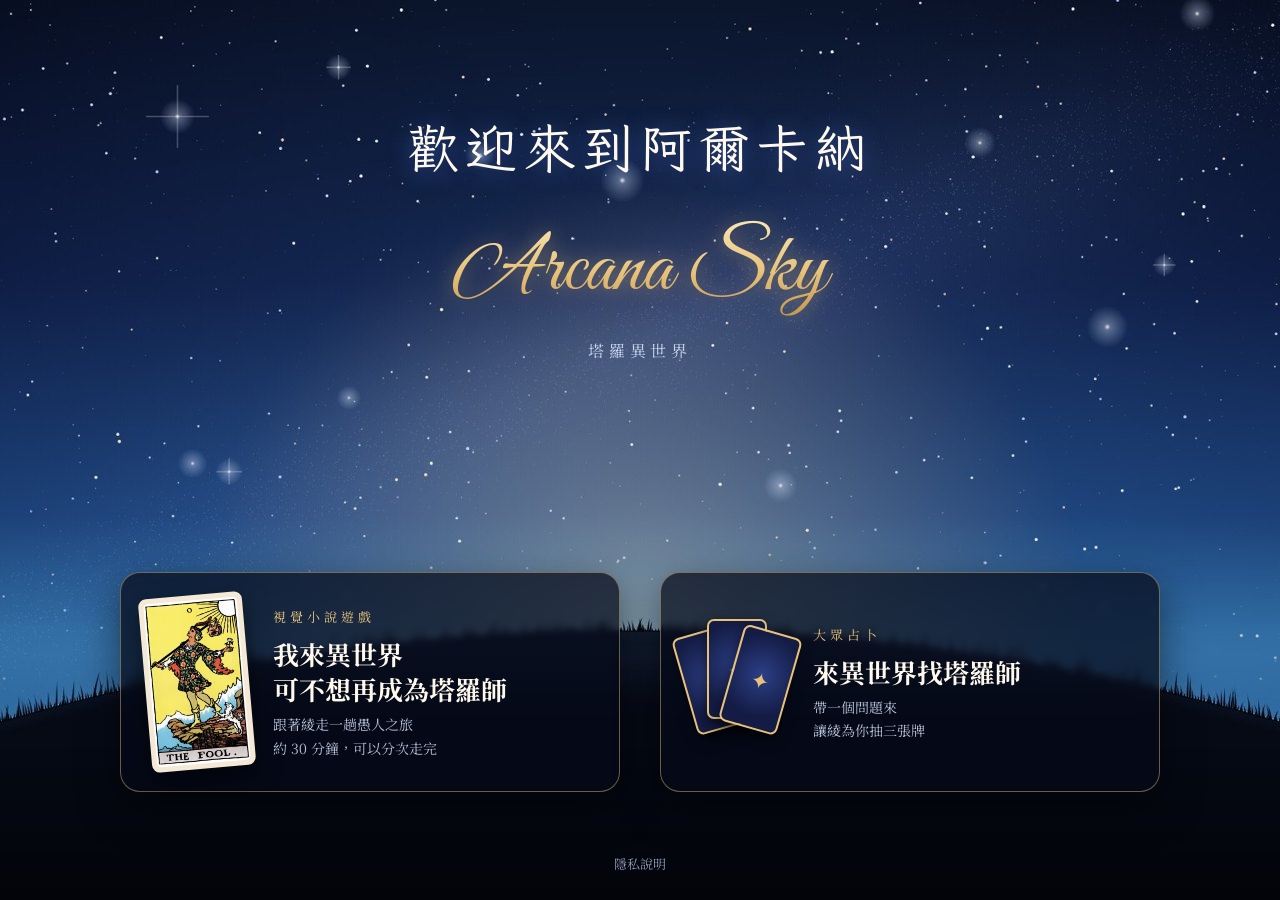
<file: index.html>
<!DOCTYPE html>
<html lang="zh-Hant">
<head>
<meta charset="utf-8">
<meta name="viewport" content="width=device-width, initial-scale=1">
<title>歡迎來到阿爾卡納</title>
<meta name="description" content="塔羅異世界 Arcana Sky：視覺小說遊戲《我來異世界可不想再成為塔羅師》與大眾占卜《來異世界找塔羅師》。">
<meta property="og:title" content="歡迎來到阿爾卡納">
<meta property="og:description" content="塔羅異世界 Arcana Sky">
<meta property="og:type" content="website">
<meta property="og:url" content="https://edchriswu.github.io/tarot-journey/">
<link rel="stylesheet" href="fonts/fonts.css">
<style>
/* ===== 與《我來異世界可不想再成為塔羅師》同一套外觀 ===== */
:root{
  --bg:#1c1410; --bg2:#26190f; --ink:#f1e6d6; --ink2:#c9b59c; --muted:#8c7a66;
  --ember:#e0693a; --ember2:#f2a35c; --gold:#e8c27a; --line:#4a3424; --card:#f4e9d6; --card-ink:#3a2618;
  --serif:"Noto Serif TC","Songti TC","PMingLiU",serif; --hand:"Iansui","Noto Serif TC",serif;
}
*{box-sizing:border-box}
html,body{margin:0;background:radial-gradient(ellipse at 50% -10%,#3b2112 0%,var(--bg) 55%) fixed;color:var(--ink);
  font-family:var(--serif);line-height:1.85;min-height:100vh}
button{font-family:inherit}
[hidden]{display:none!important}
header{position:sticky;top:0;z-index:5;background:rgba(28,20,16,.92);backdrop-filter:blur(6px);border-bottom:1px solid var(--line);
  padding:10px 16px;display:flex;flex-wrap:wrap;gap:10px 14px;align-items:center;font-size:14px;color:var(--ink2)}
.spacer{flex:1}
.tool{background:none;border:1px solid var(--line);color:var(--muted);font:inherit;font-size:12px;padding:2px 8px;border-radius:8px;cursor:pointer}
.tool:hover{color:var(--ink2)}
.tool.on{color:var(--gold);border-color:var(--gold)}
#where{color:var(--ink2)}
#testbar{display:none;flex-basis:100%;gap:8px;flex-wrap:wrap;align-items:center;font-size:12px}
body.test #testbar{display:flex}
#testbar select{font:inherit;font-size:12px;background:var(--bg2);color:var(--ink2);border:1px solid var(--line);border-radius:6px;padding:1px 4px}
main{max-width:680px;margin:0 auto;padding:28px 18px 80px}
main.wide{max-width:900px}
#stage{animation:fade .4s}
@keyframes fade{from{opacity:0;transform:translateY(6px)}to{opacity:1}}
.chapter-kicker{color:var(--ember2);letter-spacing:.4em;font-size:14px;margin-top:20px}
.lead{color:var(--ink2);font-size:18px}
.home-title{font-size:30px;margin:6px 0 0;letter-spacing:.08em}
.home-intro{max-width:560px;margin:6px 0 18px;color:var(--ink2);font-size:15px;line-height:1.9}
.home-intro p{margin:6px 0}
.home-hero{display:block;width:100%;max-width:640px;margin:0 auto 14px;border-radius:12px;border:1px solid var(--line);aspect-ratio:1299/833;object-fit:cover}
.cover-hero{position:relative;max-width:760px;margin:10px auto 18px;border-radius:10px;overflow:hidden;border:1px solid var(--line)}
.cover-hero img{display:block;width:100%;aspect-ratio:3/2;object-fit:cover}
.cover-ov{position:absolute;left:0;right:0;bottom:0;padding:70px 24px 18px;background:linear-gradient(180deg,rgba(12,9,14,0) 0%,rgba(12,9,14,.55) 40%,rgba(12,9,14,.85) 100%)}
.cover-title{margin:0;font-size:clamp(36px,8vw,56px);letter-spacing:.2em;color:#fff8ec;text-shadow:0 2px 12px rgba(0,0,0,.7)}
.cover-lead{margin:4px 0 0;font-size:clamp(14px,3.6vw,18px);color:#f3e6cf;text-shadow:0 1px 8px rgba(0,0,0,.8)}
.panel{background:rgba(255,255,255,.03);border:1px solid var(--line);border-radius:12px;padding:6px 18px;color:var(--ink2);font-size:15px}
.panel b{color:var(--ink)}
.step-label{font-size:13px;letter-spacing:.25em;color:var(--ember2);margin-bottom:14px}
.step-label .n{color:var(--muted);letter-spacing:.1em;margin-left:8px}
.narr{font-size:17px;margin:0 0 12px}
.hint{color:var(--muted);font-size:13px}
.hint.center{text-align:center}
.btn-row{display:flex;gap:10px;justify-content:center;margin-top:22px;flex-wrap:wrap}
.btn{font:inherit;font-size:16px;padding:10px 26px;border-radius:24px;cursor:pointer;border:1px solid var(--ember)}
.btn.primary{background:linear-gradient(180deg,#e0693a,#b84a24);color:#fff8ef;border-color:#b84a24}
.btn.primary:hover{filter:brightness(1.1)}
.btn.ghost{background:none;color:var(--ink2);border-color:var(--line)}
.btn.small{font-size:13px;padding:6px 14px}
.btn:disabled{opacity:.4;cursor:default;filter:none}
a.btn{text-decoration:none;display:inline-block}
/* 對話：頭像＋台詞 */
.say{display:flex;gap:12px;align-items:flex-start;margin:0 0 14px}
.say .av{flex:none;width:46px;height:46px;border-radius:50%;overflow:hidden;border:1px solid var(--ember2);background:linear-gradient(180deg,#4a2615,#2b170d);
  display:grid;place-items:center;color:var(--ember2);font-size:15px;font-weight:700}
.say .av img{width:100%;height:100%;object-fit:cover;display:block}
.say.has-bust{align-items:flex-end;gap:6px;margin:4px 0 16px}
.say.has-bust>div:last-child{flex:1;padding:8px 14px 10px;border:1px solid var(--line);border-radius:12px;background:rgba(255,255,255,.04);margin-bottom:6px}
.say .bust{flex:none;width:120px;height:160px;overflow:hidden;filter:drop-shadow(0 4px 8px rgba(0,0,0,.5));
  -webkit-mask-image:linear-gradient(180deg,#000 78%,transparent);mask-image:linear-gradient(180deg,#000 78%,transparent)}
.say .bust img{width:100%;height:auto;min-height:100%;object-fit:cover;object-position:50% 0;display:block;transform:scale(1.35);transform-origin:50% 0}
@media (max-width:520px){.say .bust{width:92px;height:124px}}
.say .av.you{border-color:var(--gold);color:var(--gold)}
.say .who{font-size:13px;color:var(--ember2);letter-spacing:.08em;line-height:1.4}
.say .how{color:var(--muted);font-size:12px;margin-left:6px;letter-spacing:0}
.say p{margin:2px 0 0;font-size:17px}
/* 選項 */
.options{display:flex;flex-direction:column;gap:10px;margin:20px 0 4px}
.option{font:inherit;font-size:16px;text-align:left;padding:12px 16px;border-radius:10px;cursor:pointer;
  background:rgba(255,255,255,.04);color:var(--ink);border:1px solid var(--line);transition:all .2s}
.option:hover:not(:disabled){border-color:var(--ember2);background:rgba(224,105,58,.08)}
.option.picked{border-color:var(--ember2);background:rgba(224,105,58,.14)}
.option.faded{opacity:.35}
.option:disabled{cursor:default}
.outcome{margin-top:16px}
/* 測試用標記 */
.tags{display:none;gap:4px;flex-wrap:wrap;margin-left:6px;vertical-align:middle}
body.test .tags{display:inline-flex}
.tag{font-size:11px;line-height:1.5;padding:0 7px;border-radius:999px;border:1px solid var(--line);color:var(--ink2);background:rgba(255,255,255,.04)}
.tag.over{color:#f0a088;border-color:#7a3a28}.tag.under{color:#8fc2e6;border-color:#2f5a7a}.tag.mid{color:#a9d18b;border-color:#4c6b39}
.note{display:none;font-size:13px;color:#a9d18b;border-left:3px solid #4c6b39;padding:4px 10px;margin:0 0 12px;background:rgba(169,209,139,.06);border-radius:0 6px 6px 0}
body.test .note{display:block}
.dbg{display:none;font-size:12px;color:var(--muted);white-space:pre-wrap;margin-top:10px;border-top:1px dashed var(--line);padding-top:8px}
body.test .dbg{display:block}
/* 章節卡片（主題選單） */
.chapters{display:grid;gap:14px;margin-top:20px}
.chapter-card{font:inherit;text-align:left;cursor:pointer;border-radius:14px;padding:18px 20px;border:1px solid;transition:transform .2s;overflow:hidden}
.chapter-card:hover{transform:translateY(-3px)}
.chapter-card.theme-fire{background:linear-gradient(135deg,#3a1d10,#1f140e);border-color:#7a4a2a;color:#f1e6d6}
.chapter-card.theme-water{background:linear-gradient(135deg,#123247,#0e1820);border-color:#2f6f8f;color:#e3eef3}
.chapter-card.theme-air{background:linear-gradient(135deg,#262a44,#15161d);border-color:#555b8f;color:#eceef6}
.chapter-card.theme-earth{background:linear-gradient(135deg,#2f3518,#14170f);border-color:#6d7a36;color:#eee9d6}
.cc-cover{display:block;width:calc(100% + 40px);margin:-18px -20px 12px;height:120px;object-fit:cover;border-radius:14px 14px 0 0;opacity:.9}
.cc-kicker{font-size:13px;letter-spacing:.3em;opacity:.7}
.cc-title{font-size:32px;font-weight:700;letter-spacing:.2em}
.cc-lead{opacity:.85}
/* 狀態按鈕 */
.states{display:grid;grid-template-columns:1fr 1fr;gap:10px;margin:18px 0 6px}
@media (max-width:420px){.states{grid-template-columns:1fr}}
.state-btn{font:inherit;font-size:17px;padding:14px 12px;border-radius:12px;cursor:pointer;background:rgba(255,255,255,.04);color:var(--ink);border:1px solid var(--line);transition:all .2s;letter-spacing:.1em}
.state-btn:hover{border-color:var(--ember2);background:rgba(224,105,58,.1)}
/* 出發前設定 */
.q{margin:0 0 22px}
.q .t{display:block;font-weight:600;margin-bottom:8px}
.q .hint{margin-top:6px;line-height:1.6}
.own-input{width:100%;font:inherit;font-size:16px;padding:9px 12px;border-radius:10px;border:1px solid var(--line);background:rgba(255,255,255,.04);color:var(--ink)}
textarea.own-input{min-height:76px;resize:vertical}
.pills{display:flex;flex-wrap:wrap;gap:8px}
.pill{font:inherit;font-size:15px;padding:6px 16px;border-radius:999px;cursor:pointer;background:rgba(255,255,255,.04);color:var(--ink2);border:1px solid var(--line)}
.pill[aria-pressed="true"]{border-color:var(--ember2);color:var(--ink);background:rgba(224,105,58,.18)}
/* 牌 */
.card-row{display:flex;gap:22px;justify-content:center;margin:20px 0 40px;flex-wrap:wrap}
.card-slot{display:flex;flex-direction:column;align-items:center;gap:8px}
.slot-cap{font-size:13px;color:var(--muted);letter-spacing:.2em}
.card{width:112px;height:187px;border-radius:8px;position:relative;flex:none}
.card.back{background:#5a2b16;border:2px solid #8a4a2a;box-shadow:0 6px 16px rgba(0,0,0,.4);cursor:pointer;transition:transform .2s}
.card.back:hover{transform:translateY(-6px);box-shadow:0 10px 22px rgba(224,105,58,.35)}
.back-pattern{position:absolute;inset:8px;border:1px solid rgba(242,163,92,.5);border-radius:6px;
  background:repeating-linear-gradient(45deg,rgba(242,163,92,.12) 0 6px,transparent 6px 12px)}
.card.face{background:#f4ecd8;border:2px solid #c9a774;box-shadow:0 6px 16px rgba(0,0,0,.45)}
.card.face.major{border-color:var(--gold)}
.card-art{position:absolute;inset:0;border-radius:6px;overflow:hidden;transition:transform .3s}
.card-art img{width:100%;height:100%;object-fit:cover;display:block}
.card.reversed .card-art{transform:rotate(180deg)}
.card-cap{position:absolute;bottom:-26px;left:-24px;right:-24px;text-align:center;font-size:12px;color:var(--ink2);letter-spacing:.08em;white-space:nowrap}
.card.reversed .card-cap .o{color:#e88a7a}
.flip-in{animation:flip .45s}
@keyframes flip{from{transform:rotateY(90deg)}to{transform:rotateY(0)}}
.reading{margin-top:10px}
.reading .say p{line-height:1.95;margin:2px 0 10px}
.ending-box{padding-top:14px!important}
.paid-row{display:flex;gap:10px;justify-content:center;flex-wrap:wrap;margin-top:18px}
.ending-box{border:1px solid var(--gold);border-radius:14px;padding:6px 18px 14px;box-shadow:0 0 40px rgba(232,194,122,.12) inset;margin-top:8px}
.carry{font-size:14px;color:var(--ink2);margin:6px 0}
.carry b{color:var(--muted);font-weight:400;margin-right:8px;font-size:12px;letter-spacing:.1em}
.log{list-style:none;padding:0;margin:8px 0 0;font-size:14px}
.log li{padding:6px 0;border-top:1px dashed var(--line);color:var(--ink2)}
.log .et{display:block;font-size:11px;letter-spacing:.15em;color:var(--ember2)}
/* 手機上三張牌排成一排（2026-11-23） */
@media (max-width:520px){
  .card-row{gap:12px;flex-wrap:nowrap}
  .card-row .card{width:calc((100vw - 36px - 24px) / 3);max-width:112px;height:auto;aspect-ratio:112/187}
  .card-row .card-cap{font-size:11px;letter-spacing:0}
}
.text-links{display:flex;gap:22px;justify-content:center;margin:18px 0 6px}
.link{font:inherit;font-size:15px;background:none;border:0;color:var(--ink2);text-decoration:underline;text-underline-offset:4px;cursor:pointer;padding:6px 2px}
.link:hover{color:var(--ink)}
.keep-holder{display:flex;flex-direction:column;align-items:center;gap:10px;margin:18px 0 0}
.keep-holder:empty{display:none}
.keep-img{width:100%;max-width:min(420px,calc((100svh - 150px) * .5625));border-radius:12px;box-shadow:0 10px 30px rgba(0,0,0,.5)}
.testonly{display:none}
body.test .testonly{display:block}
body.test .btn.testonly{display:inline-block}
#toast{position:fixed;left:50%;bottom:24px;transform:translate(-50%,20px);background:#3a2214;border:1px solid var(--gold);color:var(--gold);
  padding:8px 18px;border-radius:20px;opacity:0;pointer-events:none;z-index:30}
#toast.show{animation:toast 2.4s}
@keyframes toast{0%{opacity:0;transform:translate(-50%,20px)}12%,80%{opacity:1;transform:translate(-50%,0)}100%{opacity:0;transform:translate(-50%,0)}}
.home-foot{display:flex;gap:10px;justify-content:center;flex-wrap:wrap;margin-top:34px}
/* ===== 共同主頁 ===== */
@font-face{font-family:"ArcGV";src:url(fonts/script/great-vibes-latin-400-normal.woff2) format("woff2");font-display:swap}
@font-face{font-family:"ArcAB";src:url(fonts/script/alex-brush-latin-400-normal.woff2) format("woff2");font-display:swap}
.portal-head .arc-wrap{position:relative;display:inline-block}
.portal-head .arc-streak{position:absolute;left:-4%;top:6%;width:108%;height:96%;overflow:visible;pointer-events:none}
.arc-streak path{fill:none;stroke-linecap:round;vector-effect:non-scaling-stroke;opacity:0;
  animation:arcStreak 2.6s cubic-bezier(.45,.05,.35,1) .7s 1 both}
.arc-streak .s1{stroke:#fffaf0;stroke-width:2.2;stroke-dasharray:5 200}
.arc-streak .s2{stroke:#ffe1a0;stroke-width:1.4;stroke-dasharray:14 200;filter:drop-shadow(0 0 4px rgba(255,214,150,.9))}
.arc-streak .s3{stroke:rgba(255,214,150,.5);stroke-width:.9;stroke-dasharray:30 200}
@keyframes arcStreak{0%{stroke-dashoffset:5;opacity:0}12%{opacity:1}72%{opacity:.9}100%{stroke-dashoffset:-104;opacity:0}}
.arc-streak .s2{animation-name:arcStreak2}.arc-streak .s3{animation-name:arcStreak3}
@keyframes arcStreak2{0%{stroke-dashoffset:14;opacity:0}12%{opacity:.9}72%{opacity:.7}100%{stroke-dashoffset:-95;opacity:0}}
@keyframes arcStreak3{0%{stroke-dashoffset:30;opacity:0}12%{opacity:.7}72%{opacity:.45}100%{stroke-dashoffset:-79;opacity:0}}
@media (prefers-reduced-motion:reduce){.arc-streak{display:none}}
.portal-head .arc-en{font-family:"ArcGV",cursive;font-size:clamp(48px,11vw,84px);line-height:1.25;margin:2px 0 0;padding:.25em .2em .1em;
  background:linear-gradient(180deg,#fff3c8 0%,#e8c27a 55%,#b8863a 100%);-webkit-background-clip:text;background-clip:text;color:transparent;
  filter:drop-shadow(0 0 10px rgba(255,205,120,.45))}
.portal-head .arc-en .arc-a{font-family:"ArcAB",cursive;font-size:1.02em}
.portal-head{text-align:center;margin:18px 0 26px}
.portal-head h1{font-family:var(--hand);font-weight:400;font-size:clamp(34px,7vw,52px);letter-spacing:.12em;margin:0;color:#fff8ec}
.portal-head p{color:var(--ink2);margin:2px 0 0;font-size:16px;letter-spacing:.3em}
body[data-theme="portal"]{--bg:#070b1c;--bg2:#0f1630;--ink:#f1e6d6;--ink2:#c9d6ee;--muted:#8f9bb6;--ember:#b8913f;--ember2:#e3c172;--gold:#e8c27a;--line:rgba(232,194,122,.45);
  background:#070b1c url(img/portal_sky.jpg) center bottom/cover no-repeat fixed}
body[data-theme="portal"] header{background:rgba(7,11,28,.85)}
.portal-head h1{text-shadow:0 2px 24px rgba(80,140,255,.45)}
.doors{display:grid;grid-template-columns:1fr 1fr;gap:24px;margin-top:40px}
@media (max-width:720px){.doors{grid-template-columns:1fr;gap:16px;margin-top:28px}}
.door{display:flex;align-items:center;gap:24px;padding:22px 24px;border-radius:20px;text-decoration:none;text-align:left;width:100%;font:inherit;cursor:pointer;
  background:rgba(6,10,26,.72);border:1px solid rgba(232,194,122,.45);box-shadow:0 14px 40px rgba(0,0,0,.5);color:#fff8ec;
  -webkit-backdrop-filter:blur(3px);backdrop-filter:blur(3px);transition:transform .25s,border-color .25s,box-shadow .25s}
.door:hover,.door:focus-visible{transform:translateY(-3px);border-color:#e8c27a;box-shadow:0 18px 44px rgba(0,0,0,.6),0 0 0 1px rgba(232,194,122,.35);outline:none}
.door .d-art{display:block;flex:none;width:104px;height:174px;position:relative}
.door .d-fool{display:block;width:100%;height:100%;border-radius:8px;background:#f4e9d6;padding:5px;box-sizing:border-box;transform:rotate(-5deg);box-shadow:0 10px 24px rgba(0,0,0,.55);transition:transform .3s}
.door .d-fool img{width:100%;height:100%;object-fit:cover;border-radius:5px;display:block}
.door:hover .d-fool{transform:rotate(-1deg) translateY(-3px)}
.door .d-fan i{position:absolute;left:22px;top:30px;width:60px;height:100px;border-radius:7px;box-sizing:border-box;border:2px solid #e8c27a;
  background:radial-gradient(circle at 50% 45%,#2c3f86 0%,#141c45 70%);box-shadow:0 6px 14px rgba(0,0,0,.55);transform-origin:50% 100%;transition:transform .3s;
  display:flex;align-items:center;justify-content:center;color:#e8c27a;font-style:normal;font-size:22px}
.door .d-fan i::after{content:"✦"}
.door .d-fan i:nth-child(1){transform:rotate(-16deg) translateX(-10px)}
.door .d-fan i:nth-child(2){transform:translateY(-6px)}
.door .d-fan i:nth-child(3){transform:rotate(16deg) translateX(10px)}
.door:hover .d-fan i:nth-child(1){transform:rotate(-22deg) translateX(-14px)}
.door:hover .d-fan i:nth-child(3){transform:rotate(22deg) translateX(14px)}
.door .d-txt{flex:1;display:flex;flex-direction:column;gap:7px;min-width:0}
.door .d-kick{font-size:13px;letter-spacing:.3em;color:#e8c27a}
.door .d-title{font-size:clamp(21px,2.4vw,26px);font-weight:700;line-height:1.35}
.door .d-sub{font-size:14px;line-height:1.65;color:#b9c4da}
@media (max-width:420px){.door{gap:14px;padding:18px}.door .d-art{width:88px;height:148px}.door .d-fan{transform:scale(.85);transform-origin:0 50%}}
body[data-theme="portal"] main{max-width:1120px;min-height:100vh;min-height:100svh;box-sizing:border-box;display:flex;flex-direction:column;padding-top:clamp(36px,9vh,100px);padding-bottom:22px}
body[data-theme="portal"] #stage{flex:1;display:flex;flex-direction:column}
body[data-theme="portal"] .doors{margin-top:auto;grid-template-columns:repeat(2,minmax(0,500px));justify-content:center;gap:40px;padding-top:40px}
@media (max-width:720px){body[data-theme="portal"] .doors{grid-template-columns:1fr;gap:16px;padding-top:28px}}
body[data-theme="portal"] .portal-foot{margin-top:56px}
@media (max-width:720px){body[data-theme="portal"] .portal-foot{margin-top:28px}}
#privacy{position:fixed;inset:0;z-index:40;background:rgba(0,0,0,.65);display:flex;align-items:center;justify-content:center;padding:18px}
#privacy[hidden]{display:none}
#privacy .pbox{max-width:520px;background:#0f1630;border:1px solid rgba(232,194,122,.45);border-radius:16px;padding:24px 26px;color:#e6ddcf;line-height:1.8;font-size:15px}
#privacy h3{margin:0 0 10px;color:#e8c27a;font-weight:600}
#privacy ul{margin:0 0 14px;padding-left:20px}
.portal-foot{text-align:center;margin-top:36px}
.portal-foot a,.portal-foot button{color:#8f9bb6;font-size:13px;background:none;border:0;cursor:pointer;text-decoration:none}
.gates{display:grid;grid-template-columns:1fr 1fr;gap:18px}
@media (max-width:620px){.gates{grid-template-columns:1fr}}
.gate{position:relative;display:block;border-radius:14px;overflow:hidden;border:1px solid var(--line);text-decoration:none;color:#fff8ec;
  box-shadow:0 10px 30px rgba(0,0,0,.45);transition:transform .25s,box-shadow .25s,border-color .25s;cursor:pointer;background:#000;font:inherit;padding:0;text-align:left;width:100%}
.gate:hover,.gate:focus-visible{transform:translateY(-4px);border-color:var(--gold);box-shadow:0 14px 36px rgba(0,0,0,.55),0 0 0 1px rgba(232,194,122,.35);outline:none}
.gate img{display:block;width:100%;aspect-ratio:4/5;object-fit:cover;transition:transform .6s,filter .3s;filter:brightness(.82)}
.gate:hover img{transform:scale(1.04);filter:brightness(.95)}
.gate .gov{position:absolute;left:0;right:0;bottom:0;padding:90px 22px 22px;background:linear-gradient(180deg,rgba(10,7,12,0) 0%,rgba(10,7,12,.6) 45%,rgba(10,7,12,.9) 100%)}
.gate .glabel{font-family:var(--hand);font-size:clamp(34px,6vw,46px);letter-spacing:.18em;line-height:1.2;text-shadow:0 2px 12px rgba(0,0,0,.8)}
.gate .gsub{font-size:14px;color:#f0dfc2;margin-top:6px;letter-spacing:.06em;text-shadow:0 1px 8px rgba(0,0,0,.9)}
.gate .gtag{position:absolute;top:14px;left:14px;font-size:12px;letter-spacing:.2em;padding:2px 10px;border-radius:12px;background:rgba(0,0,0,.5);border:1px solid rgba(232,194,122,.5);color:var(--gold)}
@media (max-width:620px){.gate img{aspect-ratio:3/2}.gate .gov{padding-top:60px}}
/* 占卜封面：三張牌背疊成三叉 */
.fan{position:relative;width:100%;aspect-ratio:4/5;overflow:hidden;
  background:radial-gradient(ellipse at 50% 38%,rgba(240,214,140,.22) 0%,rgba(240,214,140,0) 45%),radial-gradient(ellipse at 50% 120%,#3a2a4a 0%,#15111c 70%);}
.fan::before{content:"";position:absolute;inset:0;opacity:.55;
  background-image:radial-gradient(1px 1px at 12% 18%,#f0d68c 50%,transparent 51%),radial-gradient(1px 1px at 82% 12%,#f0d68c 50%,transparent 51%),
  radial-gradient(1.5px 1.5px at 70% 30%,#fff3cf 50%,transparent 51%),radial-gradient(1px 1px at 25% 40%,#fff3cf 50%,transparent 51%),
  radial-gradient(1px 1px at 90% 48%,#f0d68c 50%,transparent 51%),radial-gradient(1.5px 1.5px at 8% 60%,#f0d68c 50%,transparent 51%),
  radial-gradient(1px 1px at 40% 8%,#fff3cf 50%,transparent 51%)}
.fan i{position:absolute;left:50%;top:15%;width:34%;aspect-ratio:3/5;margin-left:-17%;border-radius:10px;
  background:#2c2338;border:2px solid #b8913f;box-shadow:0 10px 24px rgba(0,0,0,.55);transform-origin:50% 115%;transition:transform .45s cubic-bezier(.2,.8,.2,1)}
.fan i::before{content:"";position:absolute;inset:8%;border:1px solid rgba(227,193,114,.6);border-radius:6px;
  background:repeating-linear-gradient(45deg,rgba(227,193,114,.16) 0 6px,transparent 6px 12px)}
.fan i::after{content:"✦";position:absolute;left:0;right:0;top:50%;transform:translateY(-50%);text-align:center;color:#e3c172;font-size:clamp(16px,3.4vw,26px);
  text-shadow:0 0 10px rgba(240,214,140,.7)}
.fan i:nth-child(1){transform:rotate(-24deg)}
.fan i:nth-child(2){transform:translateY(-4%);z-index:2}
.fan i:nth-child(3){transform:rotate(24deg)}
.gate:hover .fan i:nth-child(1){transform:rotate(-30deg)}
.gate:hover .fan i:nth-child(2){transform:translateY(-8%)}
.gate:hover .fan i:nth-child(3){transform:rotate(30deg)}
@media (max-width:620px){.fan{aspect-ratio:3/2}.fan i{width:19%;margin-left:-9.5%;top:5%}}
/* ===== 地區配色（和本傳相同） ===== */
body[data-theme="water"]{--bg:#0e1820;--bg2:#13222d;--ink:#e3eef3;--ink2:#a9c3cf;--muted:#6f8a97;--ember:#3a8fb7;--ember2:#7cc4e0;--gold:#bfe3f0;--line:#244150}
body[data-theme="water"]{background:radial-gradient(ellipse at 50% -10%,#173a4d 0%,var(--bg) 55%) fixed}
body[data-theme="water"] header{background:rgba(14,24,32,.92)}
body[data-theme="water"] .btn.primary{background:linear-gradient(180deg,#3a8fb7,#256a8c);border-color:#256a8c}
body[data-theme="water"] .option:hover:not(:disabled),body[data-theme="water"] .state-btn:hover{background:rgba(58,143,183,.1)}
body[data-theme="water"] .option.picked,body[data-theme="water"] .pill[aria-pressed="true"]{background:rgba(58,143,183,.2)}
body[data-theme="water"] .say .av{background:linear-gradient(180deg,#1b4560,#10283a)}
body[data-theme="water"] #toast{background:#14303f}
body[data-theme="air"]{--bg:#15161d;--bg2:#1c1d27;--ink:#eceef6;--ink2:#b4b8cc;--muted:#7a7f96;--ember:#6c74b8;--ember2:#aab1ea;--gold:#d9dcf5;--line:#33364a}
body[data-theme="air"]{background:radial-gradient(ellipse at 50% -10%,#2a2d45 0%,var(--bg) 55%) fixed}
body[data-theme="air"] header{background:rgba(21,22,29,.92)}
body[data-theme="air"] .btn.primary{background:linear-gradient(180deg,#6c74b8,#4d5494);border-color:#4d5494}
body[data-theme="air"] .option:hover:not(:disabled),body[data-theme="air"] .state-btn:hover{background:rgba(108,116,184,.1)}
body[data-theme="air"] .option.picked,body[data-theme="air"] .pill[aria-pressed="true"]{background:rgba(108,116,184,.22)}
body[data-theme="air"] .say .av{background:linear-gradient(180deg,#30355a,#1d2036)}
body[data-theme="air"] #toast{background:#262840}
body[data-theme="earth"]{--bg:#14170f;--bg2:#1b1f14;--ink:#eee9d6;--ink2:#c3bc9c;--muted:#8a8669;--ember:#7f9440;--ember2:#c9b45a;--gold:#e6d58c;--line:#3a3f27}
body[data-theme="earth"]{background:radial-gradient(ellipse at 50% -10%,#2f3518 0%,var(--bg) 55%) fixed}
body[data-theme="earth"] header{background:rgba(20,23,15,.92)}
body[data-theme="earth"] .btn.primary{background:linear-gradient(180deg,#7f9440,#5f7130);border-color:#5f7130}
body[data-theme="earth"] .option:hover:not(:disabled),body[data-theme="earth"] .state-btn:hover{background:rgba(127,148,64,.1)}
body[data-theme="earth"] .option.picked,body[data-theme="earth"] .pill[aria-pressed="true"]{background:rgba(127,148,64,.22)}
body[data-theme="earth"] .say .av{background:linear-gradient(180deg,#3f4722,#232812)}
body[data-theme="earth"] #toast{background:#2a3018}
body[data-theme="cliff"]{--bg:#110f17;--bg2:#1a1722;--ink:#f0eadb;--ink2:#c2b9a3;--muted:#857d6c;--ember:#b8913f;--ember2:#e3c172;--gold:#f0d68c;--line:#3a3329}
body[data-theme="cliff"]{background:radial-gradient(ellipse at 50% -10%,#2c2338 0%,var(--bg) 60%) fixed}
body[data-theme="cliff"] header{background:rgba(17,15,23,.92)}
body[data-theme="cliff"] .btn.primary{background:linear-gradient(180deg,#b8913f,#8c6c2a);border-color:#8c6c2a}
body[data-theme="cliff"] .option.picked,body[data-theme="cliff"] .pill[aria-pressed="true"]{background:rgba(184,145,63,.2)}
body[data-theme="cliff"] .card.back{background:#2c2338;border-color:#8c6c2a}
body[data-theme="cliff"] .back-pattern{border-color:rgba(227,193,114,.5);background:repeating-linear-gradient(45deg,rgba(227,193,114,.12) 0 6px,transparent 6px 12px)}
body[data-theme="cliff"] .say .av{background:linear-gradient(180deg,#3a2f4a,#1d1826)}

/* ===== 占卜主頁：神祕氛圍 ===== */
body[data-theme="mystic"]{--bg:#0d0b14;--bg2:#17131f;--ink:#f0eadb;--ink2:#c2b9a3;--muted:#857d6c;--ember:#b8913f;--ember2:#e3c172;--gold:#f0d68c;--line:#3a3329;
  background:radial-gradient(ellipse at 50% 0%,#2a2040 0%,#0d0b14 60%) fixed}
body[data-theme="mystic"]::before{content:"";position:fixed;inset:0;pointer-events:none;opacity:.6;z-index:0;
  background-image:radial-gradient(1px 1px at 8% 12%,#f0d68c 50%,transparent 51%),radial-gradient(1px 1px at 22% 68%,#fff3cf 50%,transparent 51%),
  radial-gradient(1.5px 1.5px at 35% 22%,#f0d68c 50%,transparent 51%),radial-gradient(1px 1px at 48% 84%,#f0d68c 50%,transparent 51%),
  radial-gradient(1px 1px at 63% 9%,#fff3cf 50%,transparent 51%),radial-gradient(1.5px 1.5px at 77% 41%,#f0d68c 50%,transparent 51%),
  radial-gradient(1px 1px at 88% 73%,#fff3cf 50%,transparent 51%),radial-gradient(1px 1px at 93% 18%,#f0d68c 50%,transparent 51%),
  radial-gradient(1px 1px at 4% 46%,#fff3cf 50%,transparent 51%),radial-gradient(1px 1px at 56% 52%,#f0d68c 50%,transparent 51%);
  animation:twinkle 6s ease-in-out infinite alternate}
@keyframes twinkle{from{opacity:.35}to{opacity:.75}}
body[data-theme="mystic"] header{background:rgba(13,11,20,.85)}
body[data-theme="mystic"] main{position:relative;z-index:1}
body[data-theme="mystic"] .btn.primary{background:linear-gradient(180deg,#b8913f,#8c6c2a);border-color:#8c6c2a}
body[data-theme="mystic"] .pill[aria-pressed="true"]{background:rgba(184,145,63,.22);border-color:var(--gold)}
.oracle-head{text-align:center;margin:4px 0 26px}
.oracle-head h1{font-family:var(--hand);font-weight:400;font-size:clamp(30px,6vw,42px);letter-spacing:.14em;margin:4px 0 6px;color:#fff8ec}
.oracle-head p{margin:0;color:var(--ink2);letter-spacing:.08em}
.fan.small{width:240px;margin:0 auto;aspect-ratio:4/3;background:none}
.fan.small::before{display:none}
.fan.small i{animation:breathe 4s ease-in-out infinite}
.fan.small i:nth-child(2){animation-delay:.6s}.fan.small i:nth-child(3){animation-delay:1.2s}
@keyframes breathe{0%,100%{box-shadow:0 10px 24px rgba(0,0,0,.55)}50%{box-shadow:0 10px 24px rgba(0,0,0,.55),0 0 22px rgba(240,214,140,.35)}}
.oracle-step{margin:26px 0 12px;color:var(--ember2);letter-spacing:.2em;font-size:14px}
.oracle-step span{display:inline-grid;place-items:center;width:24px;height:24px;border-radius:50%;border:1px solid var(--ember2);margin-right:10px;letter-spacing:0;font-size:12px}
.topics{display:grid;grid-template-columns:1fr 1fr;gap:12px}
@media (max-width:520px){.topics{grid-template-columns:1fr}}
.topic{font:inherit;color:var(--ink);text-align:left;display:flex;gap:14px;align-items:center;padding:12px 14px;border-radius:14px;cursor:pointer;
  background:rgba(255,255,255,.03);border:1px solid rgba(227,193,114,.25);transition:all .25s}
.topic:hover{border-color:rgba(240,214,140,.6);background:rgba(240,214,140,.06)}
.topic[aria-pressed="true"]{border-color:var(--gold);background:rgba(240,214,140,.1);box-shadow:0 0 24px rgba(240,214,140,.18)}
.topic .ace{flex:none;width:46px;aspect-ratio:3/5;border-radius:5px;overflow:hidden;border:1px solid #c9a774;transform:rotate(-4deg);transition:transform .3s}
.topic[aria-pressed="true"] .ace,.topic:hover .ace{transform:rotate(0) scale(1.06)}
.topic .ace img{width:100%;height:100%;object-fit:cover;display:block}
.topic b{display:block;font-size:20px;letter-spacing:.15em;font-weight:600}
.topic small{display:block;color:var(--ink2);font-size:14px;margin-top:2px}
.oracle-states{display:flex;flex-wrap:wrap;gap:10px}
.oracle-states .pill{font-size:16px;padding:8px 18px}
.rise{animation:fade .45s}
.pick-box label{display:inline-flex;gap:4px;align-items:center;margin:0 12px 8px 0;font-size:13px;color:var(--ink2)}
.pick-box select{font:inherit;font-size:13px;background:var(--bg2);color:var(--ink);border:1px solid var(--line);border-radius:6px}
</style>
</head>
<body data-theme="cliff">
<header id="hud" hidden>
  <button class="tool" id="h-home">主頁</button>
  <span id="where"></span>
  <span class="spacer"></span>
  <button class="tool" id="h-test">標記（測試）</button>
  <div id="testbar">
    <span>跳到段落：</span><select id="jump"></select>
    <button class="tool" id="copy">複製這次的完整文字</button>
    <span id="copied"></span>
  </div>
</header>
<main id="main"><div id="stage"></div></main>
<div id="toast"></div>
<script src="data.js"></script>
<script src="data/case-options.js"></script>
<script>
// ================================================================
// 可以自行改寫的文字與連結
// ================================================================
// 「故事前傳」連到的遊戲主頁（要改成 GitHub 版時，換成 https://edchriswu.github.io/tarot-journey/）
const STORY_URL = "https://edchriswu.github.io/tarot-journey/story/";
// 紀念卡上的 QR 與網址（這個占卜頁自己的連結；之後放到 GitHub 時換掉）
const FORTUNE_URL = "https://edchriswu.github.io/tarot-journey/";
// 付費解牌開放後改成 true
const PAID_OPEN = false;
const PORTAL = {
  title: "歡迎來到阿爾卡納",
  en: "Arcana Sky",
  lead: "塔羅異世界",
  story: { kick: "視覺小說遊戲", title: "我來異世界<br>可不想再成為塔羅師", sub: "跟著綾走一趟愚人之旅<br>約 30 分鐘，可以分次走完" },
  fortune: { kick: "大眾占卜", title: "來異世界找塔羅師", sub: "帶一個問題來<br>讓綾為你抽三張牌" }   // title/sub 可含 <br>
};
const LAND = {
  chiyuan:  { theme: "fire",  cover: "chiyuan",   lead: "常年吹著熱風的紅色草原" },
  chenghu:  { theme: "water", cover: "chenghu",   lead: "霧氣繚繞的湖與漁村" },
  jinsuigu: { theme: "earth", cover: "jinsui",    lead: "麥浪金黃的山谷" },
  fengcheng:{ theme: "air",   cover: "fengcheng", lead: "建在崖上、風很大的城" }
};
// 對話頭像（沿用本傳 v3 人物畫）
const AVATAR = { 丈:"W11_zhang", 烈風:"W12_liefeng", 葵:"W13_kui", 赤城:"W14_chicheng",
  蓮:"C11_lian", 羅蘭:"C12_luolan", 百合:"C13_baihe", 白浪:"C14_bailang",
  青鳶:"S11_qingyuan", 疾矢:"S12_jishi", 蝶:"S13_die", 衡主:"S14_hengzhu",
  穗兒:"P11_suier", 巴農:"P12_banong", 桑娘:"P13_sangniang", 豐谷:"P14_fenggu" };
// ================================================================
const $ = s => document.querySelector(s);
const esc = s => String(s).replace(/[&<>"]/g, c => ({"&":"&amp;","<":"&lt;",">":"&gt;",'"':"&quot;"}[c]));
function el(tag, cls, html){ const e = document.createElement(tag); if(cls) e.className = cls; if(html != null) e.innerHTML = html; return e; }
function stage(){ const s = $("#stage"); s.innerHTML = ""; window.scrollTo(0,0); return s; }
function theme(t){ document.body.dataset.theme = t; }
function toast(msg){ const t = $("#toast"); t.textContent = msg; t.classList.remove("show"); void t.offsetWidth; t.classList.add("show"); }
function shuffle(a){ a = a.slice(); for(let i=a.length-1;i>0;i--){ const j=Math.floor(Math.random()*(i+1)); [a[i],a[j]]=[a[j],a[i]]; } return a; }
function tagClass(t){ return t.startsWith("過頭")?"over":t.startsWith("不足")?"under":t.startsWith("中道")?"mid":""; }
function tagsHTML(tags){ return tags&&tags.length ? `<span class="tags">${tags.map(t=>`<span class="tag ${tagClass(t)}">${esc(t)}</span>`).join("")}</span>` : ""; }
function store(k, v){ try{ if(v===undefined) return JSON.parse(localStorage.getItem(k)||"null"); localStorage.setItem(k, JSON.stringify(v)); }catch(e){ return null; } }

// 測試開關（2026-11-23）：公開畫面不顯示。要用時，在頂端的地點文字上連點 5 下，按鈕就會出現（只記在這台瀏覽器）。
let TEST_UI = !!store("fortune-test-ui");
let TEST = TEST_UI && !!store("fortune-test");
function applyTest(){ $("#h-test").hidden = !TEST_UI; document.body.classList.toggle("test", TEST); $("#h-test").classList.toggle("on", TEST); }
{ let taps = 0, timer = 0;
  $("#where").addEventListener("click", () => {
    taps++; clearTimeout(timer); timer = setTimeout(() => taps = 0, 1200);
    if(taps >= 5){ taps = 0; TEST_UI = !TEST_UI; store("fortune-test-ui", TEST_UI); if(!TEST_UI){ TEST = false; store("fortune-test", false); } applyTest(); toast(TEST_UI ? "測試按鈕已打開" : "測試按鈕已關閉"); }
  }); }
$("#h-test").onclick = () => { TEST = !TEST; store("fortune-test", TEST); applyTest(); };
applyTest();
$("#h-home").onclick = () => go("fortune");

// ================================================================
// 共同主頁
// ================================================================
// 英文標題上的流星：沿著手寫花飾的弧線輕輕劃過，然後消失（只在進入共同主頁時播一次）
const ARC_PATH = "M8,88 C70,100 120,58 196,65 C262,71 300,84 352,67 C372,60 386,53 396,45";
const ARC_STREAK = `<svg class="arc-streak" viewBox="0 0 400 120" preserveAspectRatio="none" aria-hidden="true">
  <path class="s3" d="${ARC_PATH}" pathLength="100"/><path class="s2" d="${ARC_PATH}" pathLength="100"/><path class="s1" d="${ARC_PATH}" pathLength="100"/></svg>`;
function showPortal(){
  S = null; theme("portal"); $("#hud").hidden = true; $("#main").classList.add("wide");
  const s = stage();
  s.appendChild(el("div", "portal-head", `<h1>${esc(PORTAL.title)}</h1><div class="arc-wrap"><div class="arc-en" lang="en"><span class="arc-a">${esc(PORTAL.en.slice(0,1))}</span>${esc(PORTAL.en.slice(1))}</div>${ARC_STREAK}</div><p>${esc(PORTAL.lead)}</p>`));
  const g = el("div", "doors");
  const P1 = PORTAL.story, P2 = PORTAL.fortune;
  const a = el("a", "door", `<span class="d-art"><span class="d-fool"><img src="img/cards/M00.jpg" alt="愚人牌"></span></span><span class="d-txt"><span class="d-kick">${P1.kick}</span><span class="d-title">${P1.title}</span><span class="d-sub">${P1.sub}</span></span>`);
  a.href = STORY_URL; a.target = "_blank"; a.rel = "noopener";
  const b = el("button", "door", `<span class="d-art d-fan" aria-hidden="true"><i></i><i></i><i></i></span><span class="d-txt"><span class="d-kick">${P2.kick}</span><span class="d-title">${P2.title}</span><span class="d-sub">${P2.sub}</span></span>`);
  b.type = "button"; b.onclick = () => go("fortune");
  g.appendChild(a); g.appendChild(b); s.appendChild(g);
  const f = el("div", "portal-foot");
  const pv = el("button", "", "隱私說明"); pv.type = "button"; pv.onclick = showPortalPrivacy;
  f.appendChild(pv); s.appendChild(f);
}
function showPortalPrivacy(){
  let d = $("#privacy");
  if (!d) {
    d = document.createElement("div"); d.id = "privacy"; d.setAttribute("role", "dialog"); d.setAttribute("aria-modal", "true");
    d.innerHTML = `<div class="pbox"><h3>隱私說明</h3><ul>
      <li>不用註冊、不用登入。</li>
      <li>你輸入的暱稱、問題和遊戲進度，只存在你這台裝置的瀏覽器裡，不會傳到任何伺服器。</li>
      <li>字型和程式都放在這個網站裡，遊戲不會連到其他網站。網站放在 GitHub Pages 上，GitHub 會像一般網站一樣留下連線紀錄（例如 IP 位址）。</li>
      <li>想清除資料，刪除這個網站的瀏覽資料即可。</li></ul>
      <div style="text-align:right"><button type="button" class="btn">知道了</button></div></div>`;
    d.addEventListener("click", e => { if (e.target === d || e.target.tagName === "BUTTON") d.hidden = true; });
    document.body.appendChild(d);
  }
  d.hidden = false;
}

// ================================================================
// 占卜主頁：先問問題，世界觀等選完再出現
// ================================================================
// 問題選單的順序、牌面與提問句（可自行改寫）
const TOPIC_ORDER = ["chenghu","chiyuan","jinsuigu","fengcheng"];
const TOPIC = {
  chenghu:  { ace: "C01", ask: "這段感情，會往哪裡去？", eg: "他到底喜不喜歡我？" },
  chiyuan:  { ace: "W01", ask: "工作接下來，會怎麼走？", eg: "我該不該離開現在的工作？" },
  jinsuigu: { ace: "P01", ask: "錢的事，我該怎麼看？", eg: "這筆投資值得嗎？" },
  fengcheng:{ ace: "S01", ask: "我和身邊的人，怎麼了？", eg: "我該怎麼跟他把話說開？" }
};
let PROFILE = Object.assign({nick:"", him:"都可以", warm:"", question:""}, store("tarot-play-profile") || {});
let PICK = {key:null, state:null};
function showFortuneHome(){
  S = null; theme("mystic"); $("#main").classList.remove("wide");
  $("#hud").hidden = false; $("#where").textContent = "占卜"; $("#h-home").hidden = true; fillJump();
  const s = stage();
  const top = el("div", "oracle-head",
    `<div class="fan small" aria-hidden="true"><i></i><i></i><i></i></div>
     <h1>來異世界找塔羅師</h1>
     <p>閉上眼睛，想一件放在心上的事。</p>`);
  s.appendChild(top);
  s.appendChild(el("div", "oracle-step", `<span>一</span>你想問的是──`));
  const grid = el("div", "topics");
  TOPIC_ORDER.forEach(k => {
    const d = DATA.find(x => x.key === k), T = TOPIC[k];
    const b = el("button", "topic", `<span class="ace"><img src="img/cards/${T.ace}.jpg" alt=""></span><span><b>${esc(d.topic)}</b><small>${esc(T.ask)}</small></span>`);
    b.dataset.k = k; b.setAttribute("aria-pressed", String(PICK.key===k));
    b.onclick = () => { PICK = {key:k, state:null}; grid.querySelectorAll(".topic").forEach(x => x.setAttribute("aria-pressed", String(x===b))); renderStates(); };
    grid.appendChild(b);
  });
  s.appendChild(grid);
  const step2 = el("div"); s.appendChild(step2);
  const step3 = el("div"); s.appendChild(step3);
  function renderStates(){
    step3.innerHTML = "";
    if(!PICK.key){ step2.innerHTML = ""; return; }
    const d = DATA.find(x => x.key === PICK.key);
    step2.innerHTML = `<div class="oracle-step"><span>二</span>關於${esc(d.topic)}，你現在是──</div>`;
    const st = el("div", "oracle-states");
    d.states.forEach(x => { const b = el("button", "pill", esc(x)); b.setAttribute("aria-pressed", String(PICK.state===x));
      b.onclick = () => { PICK.state = x; st.querySelectorAll(".pill").forEach(y => y.setAttribute("aria-pressed", String(y===b))); renderAsk(); };
      st.appendChild(b); });
    step2.appendChild(st); step2.classList.remove("rise"); void step2.offsetWidth; step2.classList.add("rise");
    if(PICK.state) renderAsk();
  }
  function renderAsk(){
    step3.innerHTML = `<div class="oracle-step"><span>三</span>把問題說出來</div>
      <textarea class="own-input" id="question" placeholder="例如：${esc(TOPIC[PICK.key].eg)}（也可以不寫，只放在心裡）">${esc(PROFILE.question)}</textarea>
      <p class="hint">旅程的最後，塔羅師會回應你帶來的這個問題。</p>`;
    const row = el("div", "btn-row"); const g = el("button", "btn primary", "抽牌，出發");
    g.onclick = () => { PROFILE.question = $("#question").value.trim(); store("tarot-play-profile", PROFILE); arrive(PICK.key, PICK.state); };
    row.appendChild(g); step3.appendChild(row);
    step3.classList.remove("rise"); void step3.offsetWidth; step3.classList.add("rise");
    step3.scrollIntoView({behavior:"smooth", block:"nearest"});
  }
  renderStates();
  const foot = el("div", "home-foot");
  const back = el("button", "btn ghost small", "回到共同主頁"); back.onclick = () => go(""); foot.appendChild(back);
  s.appendChild(foot);
}

// ================================================================
// 抵達異世界：這裡才出現土地與故事
// ================================================================
function landHero(s, d){
  const L = LAND[d.key];
  const box = el("div", "cover-hero", `<img src="img/v3/cover_${L.cover}.jpg" alt="${esc(d.land)}"><div class="cover-ov"><h1 class="cover-title">${esc(d.land)}</h1><p class="cover-lead">${esc(L.lead)}</p></div>`);
  s.appendChild(box);
}
const WARM = {q:"來到異世界的第一個晚上，你最想做什麼？", opts:["找個地方好好睡一覺","到處走走看看","找人聊聊天","坐著看星星發呆"]};
function arrive(key, state){
  const d = DATA.find(x => x.key === key);
  theme(LAND[key].theme); $("#h-home").hidden = false; $("#where").textContent = `${d.land}・${d.topic}・${state}`;
  const askHim = key==="chenghu" && (state==="單身" || state==="曖昧");
  const pills = (name, arr, cur) => `<div class="pills" data-name="${name}">${arr.map(v=>`<button class="pill" aria-pressed="${v===cur}" data-v="${esc(v)}">${esc(v)}</button>`).join("")}</div>`;
  const s = stage();
  s.appendChild(el("div", "chapter-kicker", "你帶著問題，來到了"));
  landHero(s, d);
  s.appendChild(el("p", "hint", `${esc(d.topic)}・${esc(state)}。下面幾題只是讓旅程更像你的，不計分。`));
  s.appendChild(el("div", null, `
    <div class="q"><label class="t" for="nick">在這個世界裡，大家怎麼叫你？</label>
      <input class="own-input" type="text" id="nick" maxlength="8" placeholder="旅人" value="${esc(PROFILE.nick)}">
      <div class="hint">只存在你自己的瀏覽器裡。不填的話，大家會叫你「旅人」。</div></div>
    ${askHim?`<div class="q"><span class="t">這段旅程裡，讓你心動的人是：</span>${pills("him",["男生","女生","都可以"],PROFILE.him)}</div>`:""}
    <div class="q"><span class="t">${esc(WARM.q)}</span>${pills("warm",WARM.opts,PROFILE.warm)}</div>`));
  s.querySelectorAll(".pills").forEach(g => g.addEventListener("click", e => {
    const b = e.target.closest(".pill"); if(!b) return;
    g.querySelectorAll(".pill").forEach(x => x.setAttribute("aria-pressed", String(x===b)));
    PROFILE[g.dataset.name] = b.dataset.v; }));
  const row = el("div", "btn-row");
  const go1 = el("button", "btn primary", `走進${esc(d.land)}`);
  go1.onclick = () => { PROFILE.nick = $("#nick").value.trim(); store("tarot-play-profile", PROFILE); start(key, state); };
  const back = el("button", "btn ghost", "換一個問題"); back.onclick = () => go("fortune");
  row.appendChild(go1); row.appendChild(back); s.appendChild(row);
}
let PRON = "他", LOVE = {name:"澈", look:"常在碼頭補網的年輕人"};
const LOVES = {M:{name:"澈", look:"常在碼頭補網的年輕人", pron:"他"}, F:{name:"漪", look:"在碼頭邊賣湖燈的姑娘", pron:"她"}};
function fill(s){ return String(s).replace(/【暱稱】/g, PROFILE.nick||"旅人").replace(/【他】/g, PRON)
  .replace(/【心動對象的樣子】/g, LOVE.look).replace(/【心動對象】/g, LOVE.name); }

// ================================================================
// 旅程：一段一頁
// ================================================================
let S = null; // {land, state, route, ei, log, trace}
function start(key, state, fromEi=0){
  const land = DATA.find(d => d.key===key);
  if(fromEi===0 || !S || S.land.key!==key){ LOVE = LOVES[PROFILE.him==="女生" ? "F" : PROFILE.him==="男生" ? "M" : (Math.random()<.5?"M":"F")]; PRON = LOVE.pron; }
  S = {land, state, route: land.routes[state], ei: fromEi, log: [], trace: [`【${land.topic}・${state}】`]};
  theme(LAND[key].theme); fillJump();
  showSeg();
}
function fillJump(){
  const j = $("#jump");
  if(!S){ j.innerHTML = `<option>（開始旅程後可用）</option>`; j.disabled = true; return; }
  j.disabled = false;
  j.innerHTML = S.route.map((e,i)=>`<option value="${i}" ${i===S.ei?"selected":""}>${esc(e.title)}</option>`).join("") + `<option value="end" ${S.ei>=S.route.length?"selected":""}>懸崖上的小木屋</option>`;
}
$("#jump").onchange = e => { if(!S) return; const v = e.target.value; if(v==="end"){ S.ei = S.route.length; showSeg(); } else start(S.land.key, S.state, +v); };

function segName(t){ return t.replace(/^[0-9a-z]+｜/i, ""); }
function lineHTML(who, how, text){
  const f = AVATAR[who];
  const av = f ? `<div class="bust"><img src="img/sprite/${f}.webp" alt="${esc(who)}"></div>` : `<div class="av">${esc(fill(who)).slice(0,1)}</div>`;
  return `<div class="say${f?" has-bust":""}">${av}<div><div class="who">${esc(fill(who))}${how?`<span class="how">${esc(fill(how))}</span>`:""}</div><p>${esc(fill(text))}</p></div></div>`;
}
function blockEl(b){
  if(b.t==="nar"){ S.trace.push(fill(b.text)); return el("p", "narr", esc(fill(b.text))); }
  if(b.t==="line"){ S.trace.push(`${fill(b.who)}${b.how?`（${fill(b.how)}）`:""}：${fill(b.text)}`); const d = el("div"); d.innerHTML = lineHTML(b.who, b.how, b.text); return d.firstChild; }
  if(b.t==="note") return el("div", "note", esc(b.text));
  return null;
}
function pickVariant(b){
  if(b.items.some(it=>it.warm)) return {items: b.items.filter(it=>it.warm===PROFILE.warm), all:false};
  const hit = c => S.log.some(l=>l.num===c.ev && l.tags.some(t=>c.tags.includes(t)));
  const played = c => S.log.some(l=>l.num===c.ev);
  for(const it of b.items){ if(it.cond && it.cond.some(hit)) return {items:[it], all:false}; }
  const anyPlayed = b.items.some(it=>it.cond && it.cond.some(played));
  if(anyPlayed){ const d = b.items.find(it=>!it.cond); return {items: d?[d]:[], all:false}; }
  return {items: b.items, all: b.items.length>1};
}
function showSeg(){
  fillJump();
  if(S.ei >= S.route.length) return showHut();
  const ev = S.route[S.ei];
  $("#where").textContent = `${S.land.land}・${S.land.topic}・${S.state}`;
  S.trace.push("\n## " + ev.title);
  const s = stage();
  s.appendChild(el("div", "step-label", `${esc(S.land.land)}・${esc(segName(ev.title))}<span class="n">${S.ei+1} / ${S.route.length}</span>`));
  const box = el("div"); s.appendChild(box);
  renderFrom(ev, 0, box);
}
function renderFrom(ev, bi, box){
  for(; bi < ev.blocks.length; bi++){
    const b = ev.blocks[bi];
    if(b.t === "choice"){ showChoice(ev, bi, box); return; }
    if(b.t === "only"){
      if(b.states.includes(S.state)){ box.appendChild(el("div","note","只給這幾條線："+esc(b.label))); const e = blockEl(b.block); if(e) box.appendChild(e); }
      continue;
    }
    if(b.t === "variants"){
      const {items, all} = pickVariant(b);
      if(all) box.appendChild(el("div","note","沒有走到條件裡的事件，下面列出所有版本"));
      items.forEach(it => { box.appendChild(el("div","note","依選擇顯示："+esc(it.label))); const e = blockEl(it.block); if(e) box.appendChild(e); });
      continue;
    }
    const e = blockEl(b); if(e) box.appendChild(e);
  }
  // 這一段走完
  const row = el("div", "btn-row");
  const last = S.ei === S.route.length - 1;
  const c = el("button", "btn primary", last ? "往懸崖走" : "繼續");
  c.onclick = () => { S.ei++; showSeg(); };
  row.appendChild(c); box.appendChild(row);
  pending = () => c.click();
}
let pending = null, choosing = null;
function showChoice(ev, bi, box){
  const b = ev.blocks[bi];
  const hit = c => S.log.some(l=>l.num===c.ev && l.tags.some(t=>c.tags.includes(t)));
  const played = c => S.log.some(l=>l.num===c.ev);
  const condOpts = b.opts.filter(o=>o.cond);
  const anyHit = condOpts.some(o=>o.cond.some(hit));
  const anyPlayed = condOpts.some(o=>o.cond.some(played));
  const order = shuffle(b.opts.map((o,i)=>i).filter(i=>{ const o=b.opts[i];
    if(!condOpts.length || !anyPlayed) return true;
    if(o.cond) return o.cond.some(hit);
    if(o.other) return !anyHit;
    return true; }));
  const opts = el("div", "options"); const out = el("div", "outcome");
  const btns = [];
  order.forEach(i => {
    const o = b.opts[i];
    const btn = el("button", "option", `${(condOpts.length && !anyPlayed && o.label && TEST)?`<span class="tag">${esc(o.label)}</span> `:""}${esc(fill(o.text))}${tagsHTML(o.tags)}`);
    btn.onclick = () => {
      choosing = null;
      btns.forEach(x => { x.disabled = true; if(x!==btn) x.classList.add("faded"); });
      btn.classList.add("picked");
      S.log.push({ev:ev.title, num:ev.title.split("｜")[0], text:o.text, tags:o.tags, resp:o.resp});
      S.trace.push("▶ 你選了：" + fill(o.text));
      if(o.resp){ out.appendChild(el("p", "narr", esc(fill(o.resp)))); S.trace.push(fill(o.resp)); }
      renderFrom(ev, bi+1, out);
      out.scrollIntoView({behavior:"smooth", block:"nearest"});
    };
    btns.push(btn); opts.appendChild(btn);
  });
  box.appendChild(opts); box.appendChild(out);
  pending = null; choosing = btns;
}
document.addEventListener("keydown", e => {
  if(e.target.matches("input,textarea,select")) return;
  if(choosing && /^[1-9]$/.test(e.key)){ const k = +e.key-1; if(choosing[k]){ e.preventDefault(); choosing[k].click(); } return; }
  if((e.key==="Enter"||e.key===" ") && pending && e.target.tagName!=="BUTTON"){ e.preventDefault(); const p = pending; pending = null; p(); }
});

// ================================================================
// 綾的解牌（免費版：牌義資料庫＋規則）— 邏輯與劇情試走版相同
// ================================================================
const DECK = Object.keys(MEANINGS);
const QUEEN = {chiyuan:"葵", chenghu:"百合", jinsuigu:"桑娘", fengcheng:"蝶"};
const AREA = {chenghu:"感情", chiyuan:"工作", jinsuigu:"財運", fengcheng:"人際關係"};
const RES = {chenghu:"心思", chiyuan:"力氣", jinsuigu:"錢", fengcheng:"心力"};
const PUT = {chenghu:"放在", chiyuan:"花在", jinsuigu:"用在", fengcheng:"放在"};
const SUIT_DOMAIN = {"杖":"衝勁和事業","杯":"感情和身邊的人","劍":"想法和判斷","五角":"物質和現實"};
const CARD_DOMAIN = {"杯10":"家庭和家人","杯6":"過去的回憶","杯3":"朋友","杯2":"一段關係","五角10":"家族","五角4":"緊緊守住的東西",
  "五角9":"自己的享受","杖10":"扛下來的責任","戀人":"感情","皇后":"照顧別人","教皇":"規矩和別人的期待","皇帝":"掌控"};
const RANK_ADV = {"國王":"一樣重視{d}，但要多一份長遠的打算","皇后":"一樣重視{d}，但先照顧好自己的那一份",
  "騎士":"一樣重視{d}，但要用行動去做","侍者":"一樣重視{d}，但先從小地方學起","侍衛":"一樣重視{d}，但先從小地方學起"};
const IMG = {jinsuigu:{keep:"穀子要留得久，冰雹來的時候才有得吃。",move:"麥子熟了就要收，等太久會倒在田裡。",open:"一袋一袋攢，攢得到的。"},
  chenghu:{keep:"霧不急著散，你也不用急著走出去。",move:"霧再濃，往前走一步就看得見。",open:"湖燈放出去了，才知道會漂到誰那裡。"},
  chiyuan:{keep:"火要慢慢添，才燒得久。",move:"獵物不會自己走過來，該拉弓就拉弓。",open:"跑在最前面的，不一定最先到。"},
  fengcheng:{keep:"風大的時候，先把門關好。",move:"話不說出口，風也不會替你送過去。",open:"風會轉向，人也會。"}};
const suitOf = c => (c.match(/^(杖|杯|劍|五角)/)||[])[1] || "";
const rankOf = c => suitOf(c) ? c.slice(suitOf(c).length) : "";
const domainOf = c => CARD_DOMAIN[c] || SUIT_DOMAIN[suitOf(c)] || "";
// 顯示用牌名：照本傳的命名（權杖／聖杯／寶劍／錢幣、王牌、侍者、王后）
const SUIT_FULL = {"杖":"權杖","杯":"聖杯","劍":"寶劍","五角":"錢幣"};
const NUM_ZH = {"2":"二","3":"三","4":"四","5":"五","6":"六","7":"七","8":"八","9":"九","10":"十"};
const RANK_FULL = {"侍衛":"侍者","皇后":"王后"};
function dn(c){ const s = suitOf(c); if(!s) return c; const r = rankOf(c); return SUIT_FULL[s] + (NUM_ZH[r] || RANK_FULL[r] || r); }

const TOPIC_W = {
  chenghu:{like:1,distance:1,attach:1,rival:1,unequal:1,lonely:1,tangle:1},
  chiyuan:{act:1,conf:1,stuck:1,tired:1,change:1,lost:1,indep:1},
  jinsuigu:{money:2,steady:1,worry:1,act:1,wait:1},
  fengcheng:{conflict:1,distance:1,lonely:1,unequal:1,evade:1}};
const TEND_NOW = {"過頭":{act:1,worry:1,tangle:1,conflict:1},"不足":{stuck:1,wait:1,evade:1,doubt:1},"中道":{steady:1,rest:1,conf:1}};
const TEND_ADV = {"過頭":{rest:1.5,wait:1.5,letgo:1,steady:1},"不足":{act:1.5,conf:1.5,change:1},"中道":{steady:1,conf:1,hope:1}};
const SHADOW = {worry:1,evade:1,attach:1,unequal:1,stuck:1,tired:1,lost:1,doubt:1,tangle:1};
// 盲點線索的意思（接在「記得你跟○○說的「…」嗎？」後面）
const CLUE_SAY = {"需要被重視":"你很需要被放在心上","期待被讀懂":"你希望對方不用你開口就懂","怕被束縛":"你很怕被綁住","迴避":"遇到不想面對的事，你習慣先躲開",
  "怕失敗":"你很怕做不好","需要被肯定":"你很需要被看見、被肯定","倦怠":"你已經有點累了","怕匱乏":"你很怕不夠","追求更多":"你總覺得還可以更多",
  "壓抑":"你習慣把感受壓下來","不表態":"你習慣不把立場說出來","討好":"你習慣先順著別人","太直或不自覺":"你說話直，有時沒發現別人受傷了"};
const CLUE = {"需要被重視":{unequal:2,lonely:2,attach:1},"期待被讀懂":{distance:2,unequal:1},"怕被束縛":{indep:2,tangle:1},
  "迴避":{evade:2,distance:1},"怕失敗":{conf:2,worry:1},"需要被肯定":{conf:2,unequal:1},"倦怠":{tired:2,lost:2},
  "怕匱乏":{money:2,worry:2},"追求更多":{change:2,lost:1},"壓抑":{worry:2,evade:1},"不表態":{doubt:2,evade:1},
  "討好":{unequal:2},"太直或不自覺":{conflict:2}};
const QWORDS = [[/要不要|該不該|怎麼辦|怎麼做/,{doubt:1,act:1}],[/會不會|有沒有結果|能不能/,{hope:1,wait:1}],
  [/喜歡|心意|在乎/,{like:2}],[/復合|前任|回來/,{attach:2}],[/離職|換工作|轉職/,{change:2}],
  [/錢|存|投資|賺/,{money:2}],[/吵|誤會|衝突/,{conflict:2}],[/講清楚|開口|告白/,{act:1,like:1}]];
const POSW = new Set(["act","hope","conf","like","change"]), SLOWW = new Set(["wait","rest","stuck","steady"]);
const mergeW = (...ws)=>{ const o={}; ws.forEach(w=>Object.entries(w||{}).forEach(([k,v])=>o[k]=(o[k]||0)+v)); return o; };
const POL = {hope:1,conf:1,steady:1,rest:1,like:1,change:.5,act:.5,indep:.3,letgo:.3,
  doubt:-1,worry:-1,stuck:-1,tired:-1,lonely:-1,unequal:-1,conflict:-1,rival:-1,tangle:-1,evade:-1,lost:-1,distance:-1,attach:-.5};
const facetPol = f => f[3].reduce((a,t)=>a+(POL[t]||0),0);
const cardTone = (card,rev) => { const f=MEANINGS[card][rev?"rv":"up"].f; return f.reduce((a,x)=>a+facetPol(x),0)/f.length; };
function pickFacet(card, rev, w, ctx){
  const side = MEANINGS[card][rev?"rv":"up"];
  let best=null, bs=-1e9;
  side.f.forEach(f=>{
    let s=f[3].reduce((a,t)=>a+(w[t]||0),0);
    if(rev && ctx) s += 1.5*Math.sign(ctx)*facetPol(f);
    if(s>bs){bs=s;best=f;} });
  return {name:best[0], state:best[1], advice:best[2], tags:best[3], score:bs, pol:facetPol(best)};
}
function drawCards(){
  const pool=[...DECK], out=[];
  for(let i=0;i<3;i++){ const k=Math.floor(Math.random()*pool.length); out.push([pool.splice(k,1)[0], Math.random()<.5]); }
  return out;
}
// ================================================================
// 三張牌解牌框架
//   資料來源：通用牌義（data.js 的 MEANINGS＋這裡的 READ_DB 擴充欄位，之後換成 cards.jsonl）為主，
//   案例解牌（readings.jsonl）為輔，尚未接入。教學課程的資料不用在解牌。
//   大前提：來的人都帶著問題。他問什麼，就代表那一塊卡住了。
//   ① 現況＝問題本身：用這張牌說明「他為什麼會處在這個問題裡」
//   ② 盲點＝阻礙：接著現況說，為什麼這個問題一直解決不了
//   ③ 建議＝解法：同時回應現況和盲點，該怎麼走出來
// ----------------------------------------------------------------
// READ_DB[牌名][up|rv] 的欄位（每個欄位都可以是字串，或用狀態／主題分開寫的物件）：
//   img    牌面畫面（共用，寫在牌名底下；目前只當參考，不會自動印出）
//   now    當「現況」時：這張牌怎麼解釋他的問題
//   why    當「現況」時：他會停在這裡的原因／目的，給盲點那段接話用
//   block  當「盲點」時：阻礙是什麼
//   advice 當「建議」時：該怎麼做
//   free   當「建議」時：要放下的想法（可省略）
//   echo   當「盲點」時：怎麼回扣旅程裡的行為（{ev} 會換成玩家的行為標籤，如「查證、試探」）
//          當「建議」時：回扣現況症狀的半句（如「猶豫自然就會慢慢消失」）
//   物件寫法例：{ 單身:"…", 感情:"…", default:"…" }，查找順序：狀態 → 主題 → default
// 沒寫的欄位，會先用舊的規則句頂著（測試模式會標出來源）。
// ================================================================
const READ_DB = {
  // ---- 青青的示範（11/19～11/23）----
  "吊人": { img: "一個人倒吊在樹上",
    up: {
      now: { 單身: "不論是自願還是不自願，吊在樹上這件事，都只能一個人做。你的單身，有一部分是你自己讓它發生的。你是為了某個目的，也許是想把事情想清楚，也許是想讓生活的步調先停一停，才讓自己一個人，而不是急著去找對象。",
             default: "不論是自願還是不自願，這件事都只能你自己扛。你現在的處境，有一部分是你自己選擇停在這裡的，為的是先把事情想清楚。" },
      why: "你一定是遇到了什麼事，讓你覺得沮喪或無奈，所以想停下來想清楚"
    } },
  "五角侍衛": { rv: { block: "可是這一停，你就失去了繼續追尋的動力。提不起勁、沒辦法開始，這就是你的盲點，也是卡住你的地方。" } },
  "杖6": { rv: {
      advice: "你覺得自己需要一點成就感，才能往前走。可是這張牌倒過來，是在告訴你：你不需要。你不必向外追尋勝利的桂冠，先肯定自己就夠了。",
      free: "不要被「我需要什麼來證明自己，才能繼續」這個想法困住。認知到這一點，你才能再往前走。" } },
  "杯7": { rv: { now: { 感情: "你還沒找到自己真正想要的是什麼。" } } },
  "劍皇后": {
    up: {
      block: { 感情: "你內心太理性、太想把一切看清楚，希望別人都懂你，不需要你說出口，所以在感情上反而不敢行動、退縮。感情本來就不該只用理性判斷，沒有人能完全懂另一個人，要用感覺去體會，也要適時溝通。" },
      advice: { 花錢習慣: "好好審視每一次花錢，而不是用撒幣去換取一些歸屬感。" } } },
  "五角國王": { up: { advice: "先豐盛自己，把自己的生活打理好、穩定下來。", echo: "心裡的不安，自然就會慢慢消失。" } },
  "劍王牌": { up: { now: { 財運與金錢觀: "你心裡有個決定、有個想法，而這會影響到你的財運，所以它才會出現在這裡。" } } },
  "杯10": {
    up: { block: { 財運與金錢觀: "你顧全家庭、顧全大局，這是影響你會不會有錢的關鍵。言下之意，是你把錢都用在家庭或家人身上了。" } },
    rv: { block: "你找不到歸屬感。" } },
  "杯國王": { up: { advice: {
      財運與金錢觀: "感性的國王，感情豐沛之外也運籌帷幄，正好就是盲點的解法：感情要顧，但也要考量長久大計，不要因為顧家庭就一下子全部付出去了。",
      感情: "適時地表達自己的情感，也不失自己的姿態。" } } },
  "皇后": { rv: {
      now: { 感情: "你在這段關係裡的付出，跟對方是不對等的。" },
      why: { 感情: "因為付出不對等，你心裡有了很多恐懼和限制" } } },
  "劍8": { up: {
      block: "這些恐懼和限制把你綁住了，擋住了你本來可以有的正常表現。",
      echo: "你越想{ev}，就越是把自己困住。" } },
  "杯3": { rv: { advice: { 感情: "這段關係最後可能連朋友都當不了，要有這樣的心理準備。說出來不好聽，但先做好最壞的打算，比抱著希望更實在。" } } },
  "杖王牌": { up: { now: { 感情: "你的行動還沒成形，還在不確定的階段。", default: "事情才剛起頭，還沒成形，還在不確定的階段。" } } },
  "五角皇后": { up: {
      block: { 感情: "你會優先把自己顧好，這在生活上很好，但在感情裡，會讓對方感覺不到你的感情，甚至懷疑自己在或不在好像都沒差別，因為你已經能把自己顧得很好了。" },
      advice: { 感情: "除了付出之外，也要照顧自己的內心狀態。付出的同時也愛自己，就不會對對方的狀態感到焦慮，也不會因此引發不安全感。" } } },
  "女祭司": { up: { now: { 關係出問題: "你現在相當理性、冷靜，但這份冷靜裡，也可能包含了對對方的評價和批評。" } } },
  "五角8": { up: { block: { 感情: "你覺得只要穩定地付出就沒問題，有點像是不去實際解決問題，而是用日常的例行公事來逃避面對。" } } },
  "杖5": { up: { now: { 花錢習慣: "有很多地方都需要花錢，大家都在搶資源。" } } }
};
function dbPick(v, state, topic){
  if(v == null) return "";
  if(Array.isArray(v)) return v[Math.floor(Math.random()*v.length)];
  if(typeof v === "string") return v;
  return dbPick(v[state] || v[topic] || v.default || "", state, topic);
}
// ---- 11/23 問卷回答併入（同一欄位已有內容時，變成多種說法隨機挑）----
const DB_ADD = [
  // 好牌在盲點：過頭的樣子
  ["太陽","up","block","你太樂觀、太天真了，反而看不到事情黑暗的那一面。"],
  ["世界","up","block","你以為現在這樣就夠了。待在自己的舒適圈裡，反而感受不到危機，也感受不到別人的不舒服。"],
  ["星星","up","block",["你可能以為已經找到方向了，但那也許只是一種錯覺，或是一時的感覺。","你可能太做自己了，沒有注意到身邊周遭的狀態。"]],
  ["戀人","up","block","你自我感覺良好，以為是兩情相悅，但可能只有你自己沉浸在裡面。"],
  ["力量","up","block","你覺得自己很能忍耐，但其實你應該勇敢說出自己不舒服的地方。"],
  ["杯10","up","block","你以為大家是和諧的，以為自己已經融入了，但可能只是你自己這樣覺得。"],
  ["杯9","up","block","你覺得自己已經滿足、滿意了，卻可能因此忘了還有該努力的事。"],
  ["五角9","up","block","你太專注在自己身上，把自己顧得太好，反而忽略了其他人。"],
  ["杖6","up","block","你有點自我感覺良好，反而忽略了真正該看的問題。"],
  ["杖4","up","block","你顧全家庭、顧全團體，卻忘了顧自己，有點像是好好先生。"],
  ["杯2","up","block","你太專注在人跟人之間的關係，可能忽略了大局，或忽略了有些事必須公事公辦。"],
  ["杯10","rv","block",["你找不到歸屬感。","你沒辦法融入。","這個團體本身就不和諧。"]],
  // 重牌在建議
  ["死神","up","advice","你現在可能正面臨一段很不舒服的過程，但如果逃避不面對，這次過了，以後還是會遇到同樣的情況。"],
  ["高塔","up","advice","接下來可能會遇到現實的震盪、意料之外的突發狀況，最好多一點謹慎去面對。"],
  ["惡魔","up","advice","正視自己的慾望，或是允許自己執著一點，也許反而會讓事情往好的方向發展。"],
  ["月亮","up","advice","前方一定是模糊不清的，但還是需要勇敢往前走。"],
  ["劍3","up","advice","接下來會是一段很難受的過程，這一點你一定要有心理準備。"],
  ["劍9","up","advice","那些焦慮和不安的念頭會一直冒出來，甩也甩不掉。多做一些能分散注意力的事，多出門走走，陪自己度過這段時期。"],
  ["劍10","up","advice","最糟的情況已經發生了，最糟也就是現在這樣。現在就是谷底，接下來會慢慢好轉。"],
  // 逆位會轉好（前後文不偏負面時才用）
  ["杯7","rv","turn","你找到自己想要的了。"],
  ["五角5","rv","turn","會有救贖適時地出現。"],
  ["杯5","rv","turn","難過慢慢減輕了，你可能也哭夠了。"],
  ["劍10","rv","turn","背上的劍都落到了地上，最糟的情況已經過去了。"],
  ["杖10","rv","turn","身上的杖都掉了，你終於看見眼前的路。"],
  // 逆位只是減輕，不是轉好
  ["劍3","rv","mild","這件事可能沒有那麼嚴重，但不會消失，一定要花時間消化，要多久，沒人知道。"],
  ["劍9","rv","mild","嚴重的程度不高，但可能會持續得更久。"],
  ["高塔","rv","mild","沒有想像中那麼嚴重，但也不敢說會轉好。"],
  // 宮廷牌在建議：用這樣的心態面對
  ["杖侍衛","up","advice","就算沒把握，也願意試試看，用這樣的心態來面對這件事。"],
  ["杖騎士","up","advice","想到就去做，用行動優先的心態來面對。"],
  ["杖皇后","up","advice","用你的熱情和理念去行動，去感染身邊的人。"],
  ["杖國王","up","advice","用具體、規劃過、有遠見的行動來處理這件事。"],
  ["杯侍衛","up","advice","記得你自己的初衷。"],
  ["杯騎士","up","advice","帶著你的感性和理想往前走。"],
  ["杯皇后","up","advice","帶著愛和感性，去體貼、去包容。"],
  ["杯國王","up","advice","做一個成熟、重感情，也能顧全大局的人。"],
  ["劍侍衛","up","advice","保持思考，不要衝動下決定。"],
  ["劍騎士","up","advice","天馬行空地發揮你的創意。"],
  ["劍皇后","up","advice","保持冷靜、公平、客觀。"],
  ["劍國王","up","advice","該做的決定還是得做，拿出你的決斷力。"],
  ["五角侍衛","up","advice","虛心學習，專注在一件事上。"],
  ["五角騎士","up","advice","穩紮穩打地往前進。"],
  ["五角皇后","up","advice","先照顧好自己，讓自己感到舒適。"],
  ["五角國王","up","advice","要有具體的計畫，並且穩穩地執行。"]
];
DB_ADD.forEach(([c,sd,k,v])=>{
  const card = READ_DB[c] = READ_DB[c] || {}; const o = card[sd] = card[sd] || {};
  const cur = o[k], add = Array.isArray(v) ? v : [v];
  if(cur == null) o[k] = v;
  else if(typeof cur === "string") o[k] = [cur, ...add];
  else if(Array.isArray(cur)) o[k] = [...cur, ...add];
  else if(!cur.default) cur.default = add.length > 1 ? add : add[0];
});
// ---- 對外占卜（替別人解牌）原則，11/23 ----
//   N26：現況、盲點不解成逆位轉好（來問的人就是困在其中）；轉好只在建議位置，當作鼓勵。
//   N27：建議一律往正向解；逆位建議如果有正向解法就鼓勵，沒有（重牌逆位）才要他做最壞的打算。
DB_ADD.push(
  ["杯7","rv","advice","你可能需要去分析，自己到底最想要的是什麼。可以用刪去法，或是把自己走過的錯路一條一條排除。"],
  ["五角5","rv","advice","你現在可能覺得很困頓，找不到出路，但其實你的救星或解答已經離你不遠了。只要再堅持一下，應該就會有機會解開。"]
);
DB_ADD.slice(-2).forEach(([c,sd,k,v])=>{ const o=(READ_DB[c]=READ_DB[c]||{}); o[sd]=o[sd]||{}; if(!o[sd][k]) o[sd][k]=v; });

// ---- 個人解牌層：案例說法（占卜師模擬的 case-options.js，1,101 個案例去識別摘要）----
//   只在通用牌義串不起來時用：現況接不回主題、盲點的牌義偏正面（極性衝突）、建議的牌義講到別的主題
const CASE_OPT = (typeof window !== "undefined" && window.SimCaseOptions) || {};
const CASE_USE = {now:"nyp", blind:"beh", adv:"dcx"};    // 用途代號：同占卜師模擬的對照
const CASE_TOPIC = {chenghu:"感情", chiyuan:"工作", jinsuigu:"財運", fengcheng:"人際"};
const CASE_BAD = /客人|角爸|老師|問卜者|案主|占卜師|女生|男生|男友|女友|老公|老婆|前任|小孩|媽|爸|某人|他|她|對方|；|;|牌|張|連貫|合看|對照|(杖|杯|劍|五角)(\d|王牌|侍衛|騎士|皇后|國王)/;
const OFF = {感情:/工作|職場|主管|同事|老闆|薪水|升遷|面試|考試|專案|客戶|業績|錢|收入/, 工作:/曖昧|交往|分手|戀愛|戀情|伴侶|告白|復合|另一半|約會|感情/,
  財運:/曖昧|交往|分手|戀愛|戀情|伴侶|告白|復合|朋友|關係/, 人際:/曖昧|交往|分手|戀愛|戀情|告白|復合|錢|收入/};
function caseLine(card, rev, pos, landKey){
  const T = CASE_TOPIC[landKey];
  const pool = (CASE_OPT[(rev?"逆":"")+card] || []).filter(([g,u])=>CASE_USE[pos].includes(u) && !CASE_BAD.test(g) && g.length>=6 && g.length<=30 && !OFF[T].test(g));
  const exact = pool.filter(x=>x[3]===T), loose = pool.filter(x=>x[3]==="整體"||x[3]==="其他");
  const p = exact.length ? exact : loose;
  return p.length ? pick(p)[0].replace(/妳/g,"你").replace(/[。．]+$/,"") + "。" : "";
}
const pick = a => a[Math.floor(Math.random()*a.length)];
// 逆位會轉好、但沒寫說法的牌（用牌義庫逆位裡偏正面的說法）
const REV_GOOD = new Set(["杯7","五角5","杯5","劍10","杖10","五角4","劍8"]);
// 重牌：在現況時先同理
const HEAVY = new Set(["死神","高塔","惡魔","月亮","劍3","劍9","劍10"]);
// 主題 × 花色：落在盲點時的原則句（大牌每張不同，沒有通則）
const TOPIC_SUIT = {
  chenghu:  {杖:"太著重行動，而忽略了情感上的交流", 杯:"感情太豐富，或是太自作多情", 劍:"想用理性分析，但感情本來就是沒有道理的事", 五角:"太重現實面或金錢，而忽略了感性的交流"},
  chiyuan:  {杖:"行動太多，或是太少", 杯:"太注重感情交流，而忽略了真正的行動", 劍:"只在意想法的交流，沒有實際作為，只出一張嘴", 五角:"太過謹慎，效率太慢"},
  jinsuigu: {杖:"做了很多行動，但可能缺乏計畫，需要重新檢視目標", 杯:"太容易情緒化，憑感覺花錢", 劍:"想得太多卻缺乏實際行動，或是資訊來源太多，反而更難下決定", 五角:"太執著，忘了該存的存、該花的花，適度處理就好"},
  fengcheng:{杖:"太過衝動，或是行動不足", 杯:"太念感情，顯得人云亦云或猶豫不決，最後兩邊不是人", 劍:"言多必失，要注意口舌之爭", 五角:"太勢利、太現實，不顧念人情義理"}
};
// 建議牌回應的是現況還是盲點：看建議牌說法的主題標籤，和哪一張的標籤「相反」（解開它）
const OPP = {act:["stuck","wait","doubt","evade"], conf:["doubt","worry"], rest:["tired"], letgo:["attach","tangle"], steady:["worry","lost"],
  hope:["worry","lost","tired"], indep:["attach","unequal"], change:["stuck"], like:["lonely","distance"], wait:["act"], doubt:[], worry:[]};
function solves(advTags, tags){ let n=0; advTags.forEach(a=>(OPP[a]||[]).forEach(o=>{ if(tags.includes(o)) n++; })); return n; }
// ---- 通用句的變化（同一個意思至少三～五種說法，有些不必每次出現）----

const V = {
  open: [
    (t,st,qq)=>`你帶來的，是${t}裡「${st}」的問題${qq}。你會問這個，就代表這一塊現在卡住了。`,
    (t,st,qq)=>`${t}，${st}${qq}。會帶著這個問題來，表示你在這裡停了一陣子了。`,
    (t,st,qq)=>`你想問的是${t}，現在是「${st}」${qq}。人會來問，通常是因為自己已經想不出答案了。`,
    (t,st,qq)=>`${t}・${st}${qq}。我們來看看，你卡在哪裡。`,
    (t,st,qq)=>`關於${t}，你現在是「${st}」${qq}。問題會帶到這裡來，就表示它一直放在你心上。` ],
  bridge: [   // 現況接回主題（出現機率 60%）
    a=>`它會出現在這裡，是因為這正影響著你的${a}。`,
    a=>`這張牌點出的，就是你${a}現在的樣子。`,
    a=>`你的${a}會停在這裡，就是因為這一點。`,
    a=>`牌先把這張翻給你，是因為你的${a}正被它牽動著。`,
    a=>`你問的這件事，根就在這裡。`,
    a=>`這就是你現在面對${a}的狀態。` ],
  evFit: [
    e=>`這一路你${e}，就是這個樣子。`,
    e=>`回想這一路，你${e}，牌看到的就是這個。`,
    e=>`你一路上${e}，其實都是這張牌的樣子。` ],
  evEcho: [   // 盲點反映旅程裡行為底下的想法
    e=>`這一路你${e}，底下其實就是這個想法。`,
    e=>`這也是為什麼你這一路會${e}。`,
    e=>`你越是${e}，就越被這一點綁住。` ],
  blindNeg: [
    a=>`這就是卡住你${a}的原因。`,
    a=>`這就是你看不到、卻一直絆住你的地方。`,
    a=>`問題不在別人，就在這裡。`,
    a=>`這是你的${a}一直解不開的原因。`,
    a=>`這一點，你自己不容易發現。` ],
  blindPos: [
    a=>`這本來不是壞事，但放在你的${a}上，你太依賴這一點，反而停在原地。`,
    a=>`這是你的優點，只是用過頭了，在${a}上反而變成阻礙。`,
    a=>`好的東西用過了頭，也會把你卡住。` ],
  tail: {
    "過頭": ["你習慣先衝再說，這一次，慢半拍反而會更好。","這一路你常常搶在前頭，這次先停一下，看清楚再動。","不用每件事都一次做到滿，留一點空間給事情自己發生。"],
    "不足": ["你習慣先等等看，這一次，先動一小步就好。","不用一次把全部想清楚，先跨出一小步。","你常常把話吞回去，這次試著說出來。"],
    "中道": ["你本來就拿捏得不錯，照你的節奏走。","你的分寸一直都在，相信自己的判斷。","照你一路走來的方式就好，不用勉強改變。"] },
  heavyNow: [ "你現在可能處在一個很難過的狀態。", "這段時間，可能讓你很不好受。", "你現在的狀況，可能比你說出口的還要辛苦。" ],
  blindUp: [   // 正位在盲點：他以為沒問題
    x=>`你可能不覺得這有什麼問題，但牌點出來了：${x}。`,
    x=>`${x}。這一點，你自己可能沒發現。`,
    x=>`${x}。` ],
  blindRv: [   // 逆位在盲點：他隱約感覺到，牌幫他確定
    x=>`你心裡可能隱約感覺到了，只是還不確定，牌幫你確定了：${x}。`,
    x=>`${x}。這件事，你可能早就有點感覺了。`,
    x=>`${x}。` ],
  blindGood: [   // 好牌正位在盲點：以為是這樣，忽略了另一面
    x=>`你以為${x}，但可能只是你自己這樣覺得，反而忽略了它的另一面。`,
    x=>`你覺得${x}，問題就藏在這份「覺得」裡。` ],
  courtTrait: [ "這是你的個性，本來是優點，只是用在這件事上，用過頭了。", "這是你面對這件事的樣子，好的特質用過了頭，也會把你卡住。" ],
  topicSuit: [
    (a,x)=>`放在${a}上，這往往是在說：${x}。`,
    (a,x)=>`以${a}來說，常見的情況是${x}。`,
    (a,x)=>`在${a}裡，要小心的是${x}。` ],
  toBlind: [ "這正好是解開盲點的方法。", "盲點卡住的地方，就從這裡鬆開。", "這一步，就是衝著盲點去的。" ],
  toNow: [ n=>`做到這一點，現在「${n}」的狀態，自然會跟著鬆動。`, n=>`這樣，現況的「${n}」才會慢慢改變。`, n=>`這是讓現況動起來的方法。` ],
  closeNoQ: [
    a=>`以現在的情況來說，先把盲點那件事看清楚，再照建議牌的方向走，你的${a}就會慢慢鬆開。`,
    a=>`以今天的狀況來說，你不用一次解決全部，先從建議牌說的那一步開始就好。`,
    a=>`以現在的情況來說，最需要先面對的是盲點；看清楚了，${a}的路也就清楚了。` ],
  revHeavy: [   // 重牌逆位在建議：沒有好轉的意思，直接做最壞的打算
    "這張牌就算倒過來，也沒有好轉的意思。說出來不好聽，但先做好最壞的打算，接下來不管怎樣，你都接得住。",
    "這張牌倒過來，不代表事情會變好。你要有心理準備，先想好最糟的情況，心裡反而會比較踏實。" ],
  revAdv: [   // 逆位建議＋前後文偏負面：提醒、心理建設，說實話路線
    x=>`這張牌倒過來出現在建議，是在幫你先做心理準備：${x}。說出來不好聽，但先有最壞的打算，你才不會被突然打亂。`,
    x=>`建議牌是逆位，牌在提醒你，最壞的情況可能是：${x}。先把這一點想好，接下來不管怎樣，你都接得住。`,
    x=>`逆位的建議，比較像一句提醒：要有「${x}」的心理準備。不是要嚇你，先想好最糟的情況，心裡反而會比較踏實。` ]
};
function composeReading({cards, state, topic, area, landKey, q, clue, ev, fits, main, f}){
  const [[c1,r1],[c2,r2],[c3,r3]] = cards;
  const side = (c,r) => (READ_DB[c] && READ_DB[c][r?"rv":"up"]) || {};
  const get = (c,r,k) => dbPick(side(c,r)[k], state, topic);
  const head = (pos,c,r) => `${pos}是${r?"逆位的":""}${dn(c)}。`;
  const isCourt = c => /(侍衛|騎士|皇后|國王)$/.test(c);
  const src = [];
  const echoTpl = get(c2,r2,"echo");
  const evAt = !ev ? "" : (echoTpl || !fits) ? "blind" : "now";
  // ① 現況：問題本身
  let L1 = head("現況",c1,r1);
  if(!r1 && HEAVY.has(c1)) L1 += pick(V.heavyNow);   // 重牌先同理
  const nowTxt = get(c1,r1,"now"), mild1 = r1 ? get(c1,r1,"mild") : "";   // N26：現況不解成逆位轉好
  const nowCase = !nowTxt && !mild1 && !f.nowConnected ? caseLine(c1,r1,"now",landKey) : "";
  if(nowTxt){ src.push("現況＝資料庫"); L1 += nowTxt; }
  else if(mild1){ src.push("現況＝逆位減輕"); L1 += mild1; }
  else if(nowCase){ src.push("現況＝案例（牌義接不回主題）"); L1 += nowCase; if(Math.random() < .6) L1 += pick(V.bridge)(area); }
  else { src.push("現況＝牌義庫"); L1 += f.nowState + "。"; if(Math.random() < .6) L1 += pick(V.bridge)(area); }
  if(evAt==="now") L1 += pick(V.evFit)(ev);
  // ② 盲點：原因（正位＝他以為沒問題；逆位＝他隱約感覺到）
  const why = get(c1,r1,"why");
  const blockTxt = get(c2,r2,"block"), mild2 = r2 ? get(c2,r2,"mild") : "";
  let L2 = head("盲點",c2,r2);
  if(blockTxt){ src.push(why ? "盲點＝資料庫（接現況）" : "盲點＝資料庫"); L2 += (why ? `對照前面的${dn(c1)}，${why}。` : "") + blockTxt; }
  else {
    src.push("盲點＝牌義庫");
    if(mild2) L2 += pick(V.blindRv)(mild2.replace(/。$/,""));
    else if(!r2 && f.blindPos) L2 += pick(V.blindGood)(f.blindState) + (isCourt(c2) ? pick(V.courtTrait) : (f.blindDom || ""));
    else {
      const bCase = f.blindPolNonNeg ? caseLine(c2,r2,"blind",landKey) : "";
      if(bCase){ src.push("盲點＝案例（牌義偏正面）"); }
      L2 += pick(r2 ? V.blindRv : V.blindUp)((bCase || f.blindState + "。").replace(/。$/,""));
      const ts = TOPIC_SUIT[landKey] && TOPIC_SUIT[landKey][suitOf(c2)];
      if(ts && Math.random() < .7){ L2 += pick(V.topicSuit)(area, ts); src.push("主題×花色"); }
      else L2 += pick(V.blindNeg)(area);
    }
  }
  if(evAt==="blind") L2 += echoTpl ? echoTpl.replace("{ev}", ev) : pick(V.evEcho)(ev);
  L2 += clue || "";
  // ③ 建議：解法（回應現況或盲點）
  const advTxt = get(c3,r3,"advice"), turn3 = r3 ? get(c3,r3,"turn") : "", mild3 = r3 ? get(c3,r3,"mild") : "";
  const noGood = r3 && HEAVY.has(c3);   // N27：逆位又缺乏正向解法（重牌逆位）→ 最壞打算；其他逆位往正向解
  const advCase = !advTxt && !r3 && f.advOff ? caseLine(c3,r3,"adv",landKey) : "";
  let L3 = head("建議",c3,r3);
  if(advTxt){ src.push("建議＝資料庫"); L3 += advTxt + get(c3,r3,"free") + get(c3,r3,"echo"); }
  else if(r3 && noGood){ src.push("建議＝逆位：做最壞的打算"); L3 += mild3 ? `要做好最壞的打算：${mild3}` : HEAVY.has(c3) ? pick(V.revHeavy) : pick(V.revAdv)(f.advState); }
  else if(turn3){ src.push("建議＝逆位轉好（鼓勵）"); L3 += turn3 + (f.tailFixed || pick(V.tail[main])); }
  else if(advCase){ src.push("建議＝案例（牌義講到別的主題）"); L3 += advCase + (f.tailFixed || pick(V.tail[main])); }
  else {
    src.push(r3 ? "建議＝牌義庫（逆位往正向解）" : "建議＝牌義庫"); L3 += (r3 ? f.advPos : f.advAdvice) + "。";
    const sB = solves(f.advTags, f.blindTags), sN = solves(f.advTags, f.nowTags);
    if(sB || sN){ L3 += sB >= sN ? pick(V.toBlind) : pick(V.toNow)(f.nowName); src.push(sB >= sN ? "建議解盲點" : "建議解現況"); }
    L3 += (f.tailFixed || pick(V.tail[main])) + f.img;
  }
  const qq = q ? `，你問：「${q}」` : "";
  const lines = [pick(V.open)(topic, state, qq), L1, L2, L3];
  // 建議那段不是用牌義庫的說法時，回答就不要引用牌義庫的建議句，免得兩段講不一樣
  let qAns = f.qAns;
  if(qAns && !src.some(x=>x.startsWith("建議＝牌義庫")) && f.advS) qAns = qAns.split(f.advS).join("建議牌說的那一步");
  if(q && qAns) lines.push(`所以，你問「${q}」，牌的回答是：${qAns}`);
  if(!q) lines.push(pick(V.closeNoQ)(area));
  return {lines, src: src.join("・") + (ev ? `・旅程證據放在${evAt==="now"?"現況":"盲點"}` : "")};
}

// 玩家自己打的問題 → 問題類型（用字詞判斷）
const qTypeOf = q => /喜不喜歡|在想什麼|怎麼想|生我的氣|怎麼看我|為什麼不理|在不在乎|愛不愛/.test(q) ? "對方怎麼想" : /什麼時候|多久/.test(q) ? "什麼時候"
  : /該不該|要不要|應不應該/.test(q) ? "要不要" : /怎麼|如何/.test(q) ? "怎麼做" : /是不是/.test(q) ? "是不是" : /會不會|能不能|可不可能|會成功|值得|走下去|理解|有沒有機會|有結果/.test(q) ? "會不會" : "";
function ayaRead(cards){
  const cnt={"過頭":0,"不足":0,"中道":0}, labels={"過頭":[],"不足":[],"中道":[]};
  let clue="", clueAns="";
  S.log.forEach(l=>l.tags.forEach(t=>{
    const [k,lab]=t.split("・");
    if(k in cnt){ cnt[k]++; if(lab) labels[k].push(lab); }
    const m=t.match(/^盲點線索：(.+)$/); if(m){ clue=m[1]; clueAns=fill(l.text).replace(/^「|」$/g,"").replace(/。$/,"").replace(/[『』]/g,"").replace(/^…+/,""); }
  }));
  const main = Object.keys(cnt).reduce((a,b)=>cnt[b]>cnt[a]?b:a);
  const q = (PROFILE.question||"").trim();
  const qw = mergeW(...QWORDS.filter(([re])=>q&&re.test(q)).map(x=>x[1]));
  const base = mergeW(TOPIC_W[S.land.key], qw);
  const [[c1,r1],[c2,r2],[c3,r3]] = cards;
  const blindCtx = -1 + .5*cardTone(c2,r2);
  const ctxNow = 2*blindCtx + .5*cardTone(c3,r3);
  const ctxBlind = -1;
  const ctxAdv = cardTone(c1,r1) + blindCtx;
  const now = pickFacet(c1,r1,mergeW(base,TEND_NOW[main]),ctxNow);
  const blind = pickFacet(c2,r2,mergeW(base,SHADOW,CLUE[clue],CLUE[clue]),ctxBlind);
  const adv = pickFacet(c3,r3,mergeW(base,TEND_ADV[main]),ctxAdv);
  const mode = (r,ctx)=> r ? (ctx<0?"逆位偏負面（加重／還沒做到）":"逆位偏逆轉（轉好）") : "";
  const o = r=>r?"逆位的":"";
  const queen = QUEEN[S.land.key];
  const ev = [...new Set(labels[main])].slice(0,2).join("、");
  const fits = now.tags.some(x=>TEND_NOW[main][x]);
  const area = AREA[S.land.key], res = RES[S.land.key];
  // ---- 牌義庫的原料（交給 composeReading 依原則組句）----
  const dom = domainOf(c2);
  const blindDom = (blind.pol>0 && dom) ? `這就是你${area}的關鍵：你把${res}都${PUT[S.land.key]}${dom}上了。` : "";
  // 提醒句、比喻句跟著建議牌的方向（2026-11-21 修正：原本會一句叫你衝、一句叫你慢）
  const kind0 = adv.tags.some(x=>["steady","wait","rest"].includes(x)) ? "keep" : adv.tags.some(x=>["act","change","conf"].includes(x)) ? "move" : "open";
  let tailFixed = "";
  if(main==="過頭" && kind0==="move") tailFixed="衝勁是你的長處，只是這次要衝在對的地方。";
  if(main==="不足" && kind0==="keep") tailFixed="等待沒有錯，只是要知道你在等什麼。";
  const same = suitOf(c2) && suitOf(c2)===suitOf(c3) && RANK_ADV[rankOf(c3)] && !r3;
  if(same) tailFixed = RANK_ADV[rankOf(c3)].replace("{d}", domainOf(c2)) + "，這正好就是盲點的解法。";
  const imgKind = main==="過頭" && kind0!=="move" ? "keep" : main==="不足" && kind0!=="keep" ? "move" : kind0;
  // 牌的回答：依問題類型回答（2026-11-21 壓力測試後修正：原本只依建議牌挑五句之一，常常沒回答到問題）
  let qAns = "";
  if(q){
    const brake = r3 && (adv.tags.includes("act")||adv.tags.includes("worry"));
    const tone = cardTone(c1,r1) + cardTone(c2,r2) + cardTone(c3,r3) - 2*cards.filter(([c,r])=>!r && HEAVY.has(c)).length;
    const slow = brake || SLOWW.has(adv.tags[0]) || tone < -1;
    const advS = adv.advice.replace(/[。！]$/,"");
    const qKind = qTypeOf(q);
    if(qKind==="要不要") qAns = brake ? "要做，但不是現在這種衝法。" : POSW.has(adv.tags[0]) ? "可以，但要用對方法。" : adv.tags[0]==="steady" ? "可以，只是要穩穩來。"
      : SLOWW.has(adv.tags[0]) ? "先不急，時候還沒到。" : `先別急著決定，先${advS}。`;
    else if(qKind==="會不會") qAns = tone > 0 ? `有機會，但要照建議牌說的做：${advS}。` : pick([`必須誠實地說，機率可能不高。如果還想試，關鍵在：${advS}。`, `老實說，機率可能不高。要有機會，得先做到：${advS}。`]);
    else if(qKind==="對方怎麼想"){ const bS = blind.state.replace(/[。！]$/,"");
      qAns = pick([`會這樣問，通常是因為你心裡沒什麼把握。可能是對方沒有給出對等的回應，也可能是你感受不到對方的表示。牌看到的是：${bS}，你的不安，多半是從這裡來的。`,
                   `這個問題背後，是你心裡的不安。與其猜對方，先看看牌點出的這一點：${bS}。`,
                   `你會想知道對方怎麼想，是因為你還感受不到足夠的安全感。牌看到你們之間卡在：${bS}。`]); }
    else if(qKind==="怎麼做") qAns = `照建議牌來：${advS}。`;
    else if(qKind==="什麼時候") qAns = slow ? "還要一段時間，先把盲點說的那件事放下，事情才會動。" : "不會太久，等你先做到建議牌說的那件事。";
    else if(qKind==="是不是") qAns = now.pol < 0 ? `有一點。牌看到的是：${now.state.replace(/[。！]$/,"")}。` : `沒有你想的那麼嚴重。牌看到的是：${now.state.replace(/[。！]$/,"")}。`;
    else qAns = "答案不在別人身上，在你怎麼看這件事。";
  }
  // ---- 三張牌框架：問題→現況→盲點→建議 ----
  const R = composeReading({cards, state:S.state, topic:S.land.topic, area, landKey:S.land.key, q,
    clue: clueAns ? `記得你跟${queen}說的「${clueAns}」嗎？${CLUE_SAY[clue] ? CLUE_SAY[clue] + "，這也是盲點想提醒你的。" : "這也是盲點想提醒你的。"}` : "",
    ev, fits, main,
    f:{advS: adv.advice.replace(/[。！]$/,""), nowCtx:ctxNow,
       nowConnected: now.tags.some(t=>TOPIC_W[S.land.key][t]),
       blindPolNonNeg: blind.pol >= 0,
       advRvPos: r3 && MEANINGS[c3].rv.f.some(x=>facetPol(x)>0),
       advPos: r3 ? pickFacet(c3,true,mergeW(base,TEND_ADV[main]),3).advice : "",
       advOff: OFF[CASE_TOPIC[S.land.key]].test(adv.advice), nowName:now.name, nowTags:now.tags, blindTags:blind.tags, advTags:adv.tags,
       nowState:now.state, blindState:blind.state, blindDom, blindPos: blind.pol>0, advAdvice:adv.advice, advState:adv.state,
       advCtx:ctxAdv, tailFixed, img:IMG[S.land.key][imgKind], qAns}});
  const lines = R.lines;
  const dbg = `傾向：過頭 ${cnt["過頭"]}・不足 ${cnt["不足"]}・中道 ${cnt["中道"]}（主：${main}）　盲點線索：${clue||"無"}　問題字詞：${Object.keys(qw).join("、")||"無"}
前後文：現況 ${ctxNow.toFixed(1)}${r1?"・"+mode(r1,ctxNow):""}　建議 ${ctxAdv.toFixed(1)}${r3?"・"+mode(r3,ctxAdv):""}
現況挑「${now.name}」〔${now.tags.join("、")}〕　盲點挑「${blind.name}」〔${blind.tags.join("、")}〕　建議挑「${adv.name}」〔${adv.tags.join("、")}〕
框架來源：${R.src}`;
  return {lines, facets:[now,blind,adv], dbg};
}

// ================================================================
// 懸崖上的小木屋
// ================================================================
function cardFace(card, rev){
  const id = MEANINGS[card].id, major = id[0]==="M";
  const c = el("div", "card face" + (rev ? " reversed" : "") + (major ? " major" : ""));
  c.innerHTML = `<div class="card-art"><img src="img/cards/${id}.jpg" alt="${esc(dn(card))}" draggable="false"></div>`;
  c.appendChild(el("div", "card-cap", `${esc(dn(card))}・<span class="o">${rev ? "逆位" : "正位"}</span>`));
  return c;
}
function showHut(cards){
  theme("cliff"); fillJump();
  $("#where").textContent = `懸崖上的小木屋・${S.land.topic}・${S.state}`;
  cards = cards || drawCards();
  const r = ayaRead(cards);
  const pair = S.state==="有伴侶" && S.land.key==="chenghu";
  const s = stage();
  s.appendChild(el("div", "chapter-kicker", "旅程的終點"));
  s.appendChild(el("div", "cover-hero", `<img src="img/v3/cover_cliff.jpg" alt="懸崖上的小木屋"><div class="cover-ov"><h1 class="cover-title">小木屋</h1><p class="cover-lead">懸崖上，燈還亮著</p></div>`));
  const scene = `${pair?"你們":"你"}照著${QUEEN[S.land.key]}說的，往那座山走。懸崖邊的木屋亮著燈，門沒關。一個女人坐在桌子後面，手邊放著一副牌。她抬頭看了${pair?"你們":"你"}一眼：「坐吧。我是綾。」${pair?"你的伴侶在你旁邊坐下。綾把牌推到你面前：「問題是你帶來的，牌你來抽。」你抽了三張。":"她洗了牌，攤開，讓你抽了三張。"}`;
  s.appendChild(el("p", "narr", esc(scene)));
  const hintEl = el("p", "hint center", "點牌背，一張一張翻開。"); s.appendChild(hintEl);
  const row = el("div", "card-row");
  const pos = ["現況","盲點","建議"];
  const reading = el("div", "reading");
  let flipped = 0;
  cards.forEach(([c,rv], i) => {
    const slot = el("div", "card-slot");
    slot.appendChild(el("div", "slot-cap", pos[i]));
    const back = el("div", "card back", `<div class="back-pattern"></div>`);
    back.onclick = () => {
      const f = cardFace(c, rv); f.classList.add("flip-in"); back.replaceWith(f);
      flipped++; if(flipped===3) showReading();
    };
    slot.appendChild(back); row.appendChild(slot);
  });
  s.appendChild(row);
  s.appendChild(reading);
  function showReading(){
    hintEl.remove();
    reading.innerHTML = `<div class="ending-box"><div class="say"><div class="av">綾</div><div><div class="who">綾</div>${r.lines.map(l=>`<p>${esc(l)}</p>`).join("")}</div></div><div class="dbg">${esc(r.dbg)}</div></div>`;
    S.trace.push("\n## 懸崖上的小木屋", scene);
    if(PROFILE.question) S.trace.push("帶來的問題："+PROFILE.question);
    S.trace.push("抽到："+cards.map(([c,rv],i)=>pos[i]+" "+dn(c)+(rv?"（逆）":"（正）")).join("／"));
    r.lines.forEach(l=>S.trace.push("綾："+l)); S.trace.push("〔"+r.dbg+"〕");
    const paid = el("div", "paid-row");
    // 付費解牌：開放後把 PAID_OPEN 改成 true
    if(PAID_OPEN){ const p = el("button", "btn ghost", "請綾細說（30 元）"); p.onclick = () => toast("付費解牌之後再開放"); paid.appendChild(p); }
    const redraw = el("button", "btn ghost testonly", "重新抽三張（測試）"); redraw.onclick = () => showHut();
    paid.appendChild(redraw);
    reading.appendChild(paid);
    // 測試：指定三張牌
    const pickBox = el("div", "testonly pick-box");
    const opt = DECK.map(c=>`<option value="${esc(c)}">${esc(dn(c))}</option>`).join("");
    pickBox.innerHTML = `<div class="step-label" style="margin:20px 0 8px">指定三張牌（測試）</div>` +
      pos.map((p,i)=>`<label>${p} <select data-i="${i}">${opt}</select> <input type="checkbox" data-r="${i}">逆位</label>`).join("") +
      `<button class="btn ghost small" id="pick-go">用這三張解</button>`;
    pickBox.querySelectorAll("select").forEach((sel,i)=>{ sel.value = cards[i][0]; });
    pickBox.querySelectorAll("input[data-r]").forEach((cb,i)=>{ cb.checked = !!cards[i][1]; });
    pickBox.querySelector("#pick-go").onclick = () => showHut([0,1,2].map(i=>[pickBox.querySelector(`select[data-i="${i}"]`).value, pickBox.querySelector(`input[data-r="${i}"]`).checked]));
    reading.appendChild(pickBox);
    // 這一路的選擇（測試時看）
    const log = el("div", "testonly");
    log.innerHTML = `<h3 class="step-label" style="margin-top:26px">這一路的選擇</h3>
      ${PROFILE.warm?`<p class="carry"><b>暖身題</b>${esc(PROFILE.warm)}</p>`:""}
      <p class="carry"><b>暱稱</b>${esc(PROFILE.nick||"旅人")}${S.land.key==="chenghu"&&(S.state==="單身"||S.state==="曖昧")?`　<b>心動的人</b>${esc(PROFILE.him)}（這次是${esc(LOVE.name)}）`:""}</p>
      <ol class="log">${S.log.map(l=>`<li><span class="et">${esc(l.ev)}</span>${esc(fill(l.text))}${tagsHTML(l.tags)}</li>`).join("")}</ol>`;
    reading.appendChild(log);
    const keep = el("div", "keep-holder");
    const end = el("div", "btn-row");
    const save = el("button", "btn primary", "存下這張牌");
    save.onclick = () => showKeepCard(cards, r, keep, save);
    const other = el("button", "btn ghost", "問別的事"); other.onclick = () => go("fortune");
    end.appendChild(save); end.appendChild(other);
    reading.appendChild(end);
    reading.appendChild(keep);
    const links = el("div", "text-links");
    const again = el("button", "link", "再走一次"); again.onclick = () => arrive(S.land.key, S.state);
    const home = el("button", "link", "回到共同主頁"); home.onclick = () => go("");
    links.appendChild(again); links.appendChild(home);
    reading.appendChild(links);
    reading.scrollIntoView({behavior:"smooth", block:"start"});
  }
}
// ================================================================
// 紀念卡（2026-11-23）：「綾為你抽的三張牌」，1080 × 1920
// 與《我來異世界可不想再成為塔羅師》的紀念卡用同一套外觀。卡上只印問題的主題與狀態，不印玩家打的問題內容。
// ================================================================
const KS = { bg: "#1c1410", ink: "#f4ead8", ink2: "#cdb99c", muted: "#9a8670", gold: "#e8c27a", ember: "#e0693a",
  paper: "#f4e9d6", paperInk: "#3a2618", line: "rgba(232,194,122,.38)" };
const KF = '"Iansui","Noto Serif TC","Songti TC",serif';
function loadImg(src){ return new Promise(res => { const i = new Image(); i.onload = () => res(i); i.onerror = () => res(null); i.src = src; }); }
function rrect(g, x, y, w, h, r){ g.beginPath(); g.moveTo(x + r, y); g.arcTo(x + w, y, x + w, y + h, r); g.arcTo(x + w, y + h, x, y + h, r); g.arcTo(x, y + h, x, y, r); g.arcTo(x, y, x + w, y, r); g.closePath(); }
// 中文斷行：先在「，；」斷，放不下才逐字斷；句讀不放行首
function wrapZh(g, text, maxW){
  const chunks = text.match(/[^，；。！？]+[，；。！？]?/g) || [text];
  const lines = []; let cur = "";
  const pushChars = (s) => { for(const ch of s){ if(cur && g.measureText(cur + ch).width > maxW){
      if("，。、！？」』：；）…".includes(ch) && cur.length > 1){ lines.push(cur.slice(0, -1)); cur = cur.slice(-1) + ch; } else { lines.push(cur); cur = ch; } } else cur += ch; } };
  chunks.forEach(c => { if(g.measureText(cur + c).width <= maxW) cur += c; else if(g.measureText(c).width <= maxW){ if(cur) lines.push(cur); cur = c; } else pushChars(c); });
  if(cur) lines.push(cur);
  return lines;
}
let _qr;
function qrLib(){
  if(!_qr) _qr = new Promise(res => {
    if(window.qrcode) return res(window.qrcode);
    const sc = document.createElement("script");
    sc.src = "lib/qrcode.min.js";
    sc.onload = () => res(window.qrcode || null); sc.onerror = () => res(null);
    document.head.appendChild(sc); setTimeout(() => res(window.qrcode || null), 4000);
  });
  return _qr;
}
function ksTarotCard(g, x, y, w, h, img, reversed){
  const m = Math.round(w * .045);
  g.save(); g.shadowColor = "rgba(0,0,0,.55)"; g.shadowBlur = 50; g.shadowOffsetY = 18;
  rrect(g, x, y, w, h, 18); g.fillStyle = KS.paper; g.fill(); g.restore();
  const ax = x + m, ay = y + m, aw = w - m * 2, ah = h - m * 2;
  if(img){
    g.save(); rrect(g, ax, ay, aw, ah, 6); g.clip();
    if(reversed){ g.translate(ax + aw / 2, ay + ah / 2); g.rotate(Math.PI); g.translate(-(ax + aw / 2), -(ay + ah / 2)); }
    const sc = Math.max(aw / img.width, ah / img.height), iw = img.width * sc, ih = img.height * sc;
    g.drawImage(img, ax + (aw - iw) / 2, ay + (ah - ih) / 2, iw, ih); g.restore();
  }
  g.strokeStyle = KS.paperInk; g.lineWidth = 2; rrect(g, ax, ay, aw, ah, 6); g.stroke();
}
async function drawReadingCard(d){
  const W = 1080, H = 1920, cv = document.createElement("canvas"); cv.width = W; cv.height = H;
  const g = cv.getContext("2d");
  const txt = "來異世界找塔羅師懸崖上的小木屋你帶來的問題綾為抽三張牌正逆位說也帶個讓幫「」：・" + d.topic + d.state + d.date + d.say + d.cards.map(c => c.pos + c.name + c.word).join("") + FORTUNE_URL;
  try{ if(document.fonts){ await document.fonts.load(`40px "Iansui"`, txt); await document.fonts.load(`bold 40px "Noto Serif TC"`, txt); await document.fonts.ready; } }catch(e){}
  const [cover, lib, ...imgs] = await Promise.all([loadImg("img/v3/cover_cliff.jpg"), qrLib(), ...d.cards.map(c => loadImg(c.img))]);
  // 底色＋紙紋
  g.fillStyle = KS.bg; g.fillRect(0, 0, W, H);
  const rg = g.createRadialGradient(W / 2, 640, 60, W / 2, 640, 900); rg.addColorStop(0, "#9b86c940"); rg.addColorStop(1, "#9b86c900");
  g.fillStyle = rg; g.fillRect(0, 0, W, H);
  let sd = 11; const rnd = () => (sd = (sd * 9301 + 49297) % 233280) / 233280;
  for(let i = 0; i < 2600; i++){ g.fillStyle = rnd() < .5 ? "rgba(255,235,200,.035)" : "rgba(0,0,0,.08)"; g.fillRect(rnd() * W, rnd() * H, 2, 2); }
  // 上方：懸崖小木屋，淡進底色
  if(cover){
    const h = 560;
    g.save(); g.globalAlpha = .55; g.drawImage(cover, 0, 120, W, cover.height * W / cover.width); g.restore();
    const fade = g.createLinearGradient(0, 120, 0, 120 + h);
    fade.addColorStop(0, "rgba(28,20,16,.15)"); fade.addColorStop(.7, "rgba(28,20,16,.85)"); fade.addColorStop(1, KS.bg);
    g.fillStyle = fade; g.fillRect(0, 120, W, h + 2);
    const top = g.createLinearGradient(0, 0, 0, 260); top.addColorStop(0, KS.bg); top.addColorStop(.45, KS.bg); top.addColorStop(1, "rgba(28,20,16,0)");
    g.fillStyle = top; g.fillRect(0, 0, W, 260);
    g.fillStyle = KS.bg; g.fillRect(0, 120 + h, W, H);
  }
  g.textAlign = "center";
  g.fillStyle = KS.gold; g.font = `34px ${KF}`; g.fillText("來異世界找塔羅師", W / 2, 112);
  g.fillStyle = KS.muted; g.font = `28px ${KF}`; g.fillText(`懸崖上的小木屋・${d.date}`, W / 2, 160);
  g.fillStyle = KS.gold; g.font = `34px ${KF}`; g.fillText(`你帶來的問題：${d.topic}・${d.state}`, W / 2, 420);
  g.fillStyle = KS.ink; g.font = `bold 64px ${KF}`; g.fillText("綾為你抽的三張牌", W / 2, 510);
  const cw = 280, ch = 470, gap = 40, x0 = (W - (cw * 3 + gap * 2)) / 2, cy = 620;
  d.cards.forEach((c, i) => {
    const x = x0 + i * (cw + gap);
    g.textAlign = "center"; g.fillStyle = KS.gold; g.font = `34px ${KF}`; g.fillText(c.pos, x + cw / 2, cy - 26);
    ksTarotCard(g, x, cy, cw, ch, imgs[i], c.rev);
    g.fillStyle = KS.ink; g.font = `34px ${KF}`; g.fillText(c.name, x + cw / 2, cy + ch + 58);
    g.fillStyle = c.rev ? KS.ember : KS.muted; g.font = `28px ${KF}`; g.fillText(c.rev ? "逆位" : "正位", x + cw / 2, cy + ch + 100);
    g.fillStyle = KS.ink2; g.font = `30px ${KF}`;
    wrapZh(g, c.word, cw).slice(0, 2).forEach((l, k) => g.fillText(l, x + cw / 2, cy + ch + 152 + k * 42));
  });
  let y = 1440;
  g.strokeStyle = KS.line; g.lineWidth = 1.5; g.beginPath(); g.moveTo(90, y - 60); g.lineTo(W - 90, y - 60); g.stroke();
  g.fillStyle = KS.muted; g.font = `30px ${KF}`; g.textAlign = "center"; g.fillText("綾說", W / 2, y);
  y += 70; g.fillStyle = KS.ink; g.font = `44px ${KF}`;
  const say = wrapZh(g, d.say, W - 220).slice(0, 3);
  say.forEach((l, i) => { g.fillText((i === 0 ? "「" : "") + l + (i === say.length - 1 ? "」" : ""), W / 2, y); y += 62; });
  // 頁尾
  const fy = H - 210;
  g.strokeStyle = KS.line; g.beginPath(); g.moveTo(90, fy); g.lineTo(W - 90, fy); g.stroke();
  g.textAlign = "left"; g.fillStyle = KS.ink; g.font = `40px ${KF}`; g.fillText("你也帶一個問題來，讓綾幫你抽", 90, fy + 92);
  g.fillStyle = KS.muted; g.font = `26px ${KF}`; g.fillText(FORTUNE_URL.replace(/^https?:\/\//, ""), 90, fy + 140);
  if(lib){ try{
    const q = lib(0, "M"); q.addData(FORTUNE_URL); q.make();
    const n = q.getModuleCount(), size = 140, x = W - 90 - size, qy = fy + 32, cell = size / (n + 4);
    g.fillStyle = KS.paper; rrect(g, x, qy, size, size, 12); g.fill(); g.fillStyle = KS.paperInk;
    for(let r = 0; r < n; r++) for(let c = 0; c < n; c++) if(q.isDark(r, c)) g.fillRect(x + (c + 2) * cell, qy + (r + 2) * cell, Math.ceil(cell), Math.ceil(cell));
  }catch(e){} }
  return cv;
}
let _dl;
function downloadsCap(){
  if(_dl === undefined) _dl = (window.claude && typeof window.claude.use === "function") ? Promise.resolve(window.claude.use("downloads")).catch(() => null) : Promise.resolve(null);
  return _dl;
}
async function saveCard(cv, filename){
  const blob = await new Promise(r => cv.toBlob(r, "image/png"));
  const dl = await downloadsCap();
  if(dl){ try{ await dl.save({ filename, data: blob }); toast("圖片已存好"); }catch(e){ if(!e || e.code !== "declined") toast("這裡沒辦法直接下載，請長按圖片另存"); } return; }
  try{ const a = document.createElement("a"); a.href = URL.createObjectURL(blob); a.download = filename; document.body.appendChild(a); a.click(); a.remove(); toast("如果沒有開始下載，請長按圖片另存"); }
  catch(e){ toast("請長按圖片另存"); }
}
async function showKeepCard(cards, r, box, btn){
  if(box.dataset.done){ box.scrollIntoView({ behavior: "smooth", block: "center" }); return; }
  btn.disabled = true; box.innerHTML = "<p class='hint'>卡片繪製中……</p>";
  const now = new Date(), date = `${now.getFullYear()}.${String(now.getMonth() + 1).padStart(2, "0")}.${String(now.getDate()).padStart(2, "0")}`;
  const pos = ["現況", "盲點", "建議"];
  const lines = r.lines.filter(l => l && l.length < 80);
  const d = { date, topic: S.land.topic, state: S.state,
    say: (lines[lines.length - 1] || r.lines[r.lines.length - 1] || "").replace(/^「|」$/g, ""),
    cards: cards.map(([c, rv], i) => ({ pos: pos[i], name: dn(c), rev: !!rv, img: `img/cards/${MEANINGS[c].id}.jpg`, word: r.facets[i].name })) };
  try{
    const cv = await drawReadingCard(d);
    const img = el("img", "keep-img"); img.src = cv.toDataURL("image/png"); img.alt = "綾為你抽的三張牌";
    box.innerHTML = ""; box.appendChild(img);
    const dlb = el("button", "btn ghost", "下載圖片");
    dlb.onclick = () => saveCard(cv, `來異世界找塔羅師-${d.topic}-${date}.png`);
    box.appendChild(dlb);
    box.appendChild(el("p", "hint center", "手機上也可以長按圖片另存。卡上不會出現你打的問題。"));
    box.dataset.done = "1";
    btn.textContent = "看我的牌卡"; btn.disabled = false;
    box.scrollIntoView({ behavior: "smooth", block: "start" });
  }catch(e){
    box.innerHTML = "<p class='hint'>卡片畫不出來，請換個瀏覽器試試。</p>"; btn.disabled = false;
  }
}
$("#copy").onclick = async () => {
  if(!S){ $("#copied").textContent = "還沒開始旅程"; return; }
  try{ await navigator.clipboard.writeText(S.trace.join("\n")); $("#copied").textContent = "已複製"; }
  catch(e){ $("#copied").textContent = "無法自動複製"; }
};

// ================================================================
// 路由：#fortune＝占卜主頁，其餘＝共同主頁
// ================================================================
function go(h){ if(location.hash.slice(1) === h) route(); else location.hash = h; }
function route(){ const h = location.hash.slice(1); if(h === "fortune") showFortuneHome(); else showPortal(); }
window.addEventListener("hashchange", route);
route();
</script>
</body>
</html>
</file>
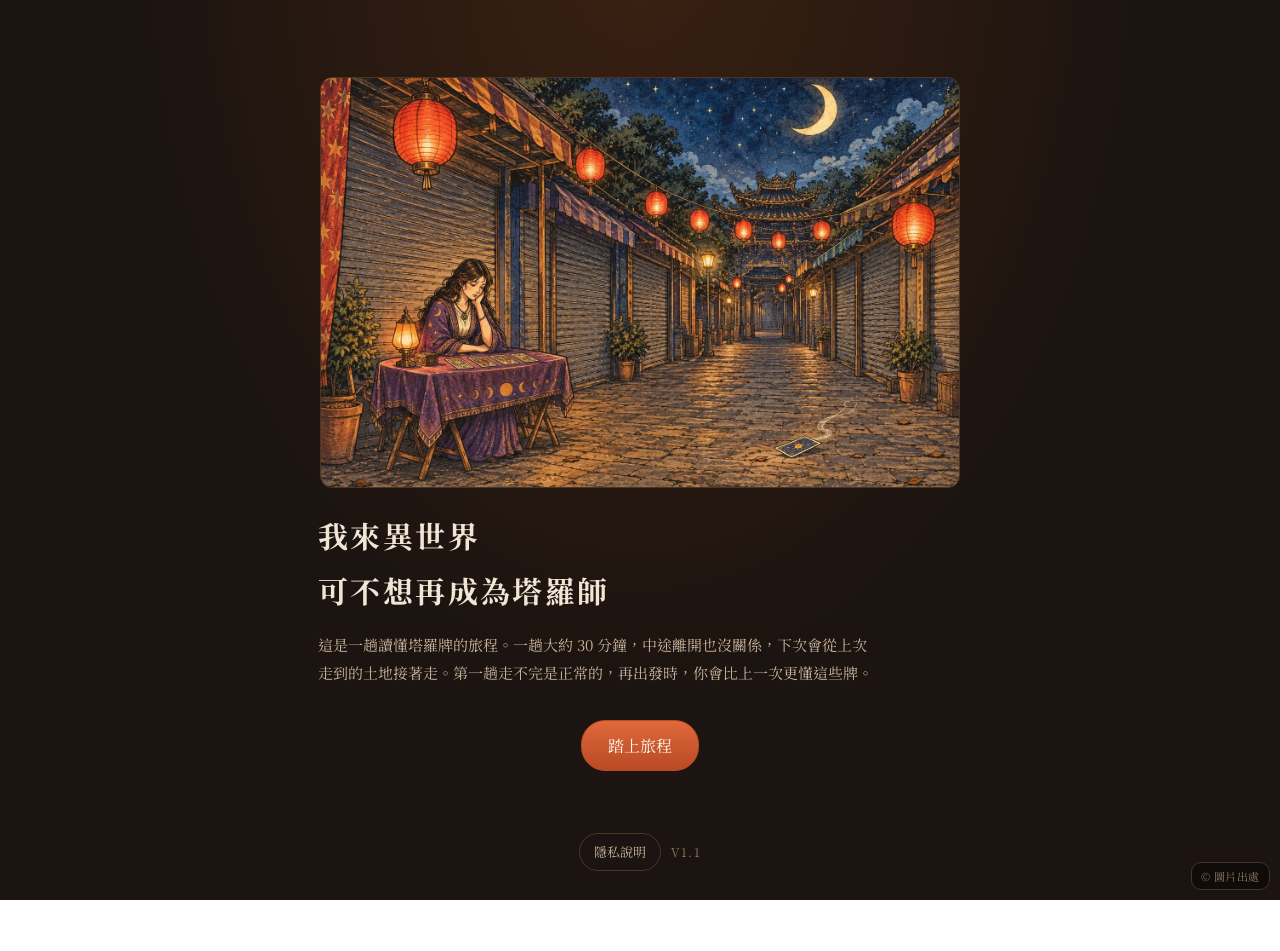
<file: story/index.html>
<!DOCTYPE html>
<html lang="zh-Hant">
<head>
<meta charset="utf-8">
<meta name="viewport" content="width=device-width, initial-scale=1">
<title>我來異世界可不想再成為塔羅師</title>
<link rel="stylesheet" href="../fonts/fonts.css">
<style>
:root{
  --bg:#1c1410; --bg2:#26190f; --ink:#f1e6d6; --ink2:#c9b59c; --muted:#8c7a66;
  --ember:#e0693a; --ember2:#f2a35c; --gold:#e8c27a; --line:#4a3424; --card:#f4e9d6; --card-ink:#3a2618;
}
*{box-sizing:border-box}
html,body{margin:0;background:radial-gradient(ellipse at 50% -10%,#3b2112 0%,var(--bg) 55%) fixed;color:var(--ink);
  font-family:"Noto Serif TC","Songti TC","PMingLiU",serif;line-height:1.85;min-height:100vh}
header{position:sticky;top:0;z-index:5;background:rgba(28,20,16,.92);backdrop-filter:blur(6px);border-bottom:1px solid var(--line);
  padding:10px 16px;display:flex;flex-wrap:wrap;gap:10px 16px;align-items:center;font-size:14px;color:var(--ink2)}
.meter{display:flex;align-items:center;gap:8px}
.meter-bar{width:120px;height:8px;border-radius:4px;background:#3a281b;overflow:hidden}
#heat-fill{height:100%;width:0;background:linear-gradient(90deg,var(--ember),var(--ember2));transition:width .6s}
#wand{padding:2px 8px;border:1px solid var(--line);border-radius:10px}
#wand.awake{color:var(--gold);border-color:var(--gold);box-shadow:0 0 10px rgba(232,194,122,.35)}
.spacer{flex:1}
.tool{background:none;border:1px solid var(--line);color:var(--muted);font:inherit;font-size:12px;padding:2px 8px;border-radius:8px;cursor:pointer}
.tool:hover{color:var(--ink2)}
#flags{display:none;gap:6px;flex-basis:100%;flex-wrap:wrap}
.flag{font-size:12px;padding:0 6px;border-radius:6px;background:#2d1f15}
.flag.good{color:#9fd18b}.flag.bad{color:#e88a7a}
main{max-width:680px;margin:0 auto;padding:28px 18px 80px}
#stage{animation:fade .4s}
@keyframes fade{from{opacity:0;transform:translateY(6px)}to{opacity:1}}
.chapter-kicker{color:var(--ember2);letter-spacing:.4em;font-size:14px;margin-top:20px}
.chapter-title{font-size:56px;margin:0;letter-spacing:.2em;color:var(--ink)}
.lead{color:var(--ink2);font-size:18px}
.home-intro{max-width:560px;margin:6px 0 18px;color:var(--ink2);font-size:15px;line-height:1.9}
.home-intro p{margin:6px 0}
.cover-hero{position:relative;max-width:760px;margin:10px auto 18px;border-radius:10px;overflow:hidden;border:1px solid var(--line)}
.cover-hero img{display:block;width:100%;aspect-ratio:3/2;object-fit:cover}
.cover-ov{position:absolute;left:0;right:0;bottom:0;padding:70px 24px 18px;background:linear-gradient(180deg,rgba(12,9,14,0) 0%,rgba(12,9,14,.55) 40%,rgba(12,9,14,.85) 100%)}
.cover-title{margin:0;font-size:clamp(36px,8vw,56px);letter-spacing:.2em;color:#fff8ec;text-shadow:0 2px 12px rgba(0,0,0,.7)}
.cover-lead{margin:4px 0 0;font-size:clamp(14px,3.6vw,18px);color:#f3e6cf;text-shadow:0 1px 8px rgba(0,0,0,.8)}.lead.small{font-size:15px;text-align:center}
.panel{background:rgba(255,255,255,.03);border:1px solid var(--line);border-radius:12px;padding:6px 18px;color:var(--ink2);font-size:15px}
.panel b{color:var(--ink)}
.step-label{font-size:13px;letter-spacing:.25em;color:var(--ember2);margin-bottom:14px}
.major-label{color:var(--gold)}
.narr{font-size:17px;margin:0 0 12px}
.hint{color:var(--muted);font-size:13px;text-align:center}
.dejavu{color:var(--gold);font-style:italic;font-size:15px;opacity:.9}
.btn-row{display:flex;gap:10px;justify-content:center;margin-top:22px;flex-wrap:wrap}
.btn{font:inherit;font-size:16px;padding:10px 26px;border-radius:24px;cursor:pointer;border:1px solid var(--ember)}
.btn.primary{background:linear-gradient(180deg,#e0693a,#b84a24);color:#fff8ef;border-color:#b84a24}
.btn.primary:hover{filter:brightness(1.1)}
.btn.ghost{background:none;color:var(--ink2);border-color:var(--line)}
.card-row{display:flex;gap:18px;justify-content:center;margin:20px 0 34px;flex-wrap:wrap}
.card-slot{display:flex;flex-direction:column;align-items:center;gap:6px}
.slot-cap{font-size:13px;color:var(--muted);letter-spacing:.2em}
.card{width:112px;height:187px;border-radius:8px;position:relative;flex:none}
.card.back{background:#5a2b16;border:2px solid #8a4a2a;box-shadow:0 6px 16px rgba(0,0,0,.4)}
.back-pattern{position:absolute;inset:8px;border:1px solid rgba(242,163,92,.5);border-radius:6px;
  background:repeating-linear-gradient(45deg,rgba(242,163,92,.12) 0 6px,transparent 6px 12px)}
.card.back.clickable{cursor:pointer;transition:transform .2s}
.card.back.clickable:hover{transform:translateY(-6px);box-shadow:0 10px 22px rgba(224,105,58,.35)}
.card.back.dim{opacity:.3;cursor:default;transform:none;box-shadow:none}
.card.face{background:var(--card);color:var(--card-ink);border:2px solid #c9a774;box-shadow:0 6px 16px rgba(0,0,0,.45)}
.card.face.major{border-color:var(--gold);background:linear-gradient(180deg,#fbf2df,#efdcb8)}
.card-inner{position:absolute;inset:0;display:flex;flex-direction:column;align-items:center;justify-content:center;gap:4px;transition:transform .3s}
.card.reversed .card-inner{transform:rotate(180deg)}
/* 1909 Pam-A 牌面 */
.card.face.art{padding:0;overflow:visible;background:#f4ecd8;border:2px solid #c9a774}
.card.face.art.major{border-color:var(--gold)}
.card-art{position:absolute;inset:0;border-radius:6px;overflow:hidden;transition:transform .3s}
.card-art img{width:100%;height:100%;object-fit:cover;display:block}
.card.reversed .card-art{transform:rotate(180deg)}
.card-cap{position:absolute;bottom:-24px;left:-20px;right:-20px;text-align:center;font-size:12px;color:var(--ink2);letter-spacing:.08em;white-space:nowrap}
.card.reversed .card-cap .o{color:#e88a7a}
/* 小牌（回憶、圖鑑、回憶牆） */
.mini-art{display:inline-block;flex:none;width:var(--mw,44px);aspect-ratio:3/5;border-radius:4px;overflow:hidden;border:1px solid #c9a774;background:#f4ecd8;vertical-align:middle}
.mini-art img{width:100%;height:100%;object-fit:cover;display:block}
.mini-art.rev img{transform:rotate(180deg)}
.mini-art.back{background:repeating-linear-gradient(45deg,rgba(242,163,92,.12) 0 5px,transparent 5px 10px),#3a2214;border-color:var(--line);display:inline-grid;place-items:center;color:var(--muted);font-size:18px}
.sum-card{width:auto;min-width:150px;display:flex;align-items:center;gap:10px}
.sum-card .mini-art{--mw:46px}
.cgrid{display:grid;grid-template-columns:repeat(4,1fr);gap:10px}
@media (max-width:420px){.cgrid{grid-template-columns:repeat(2,1fr)}}
.ccell{display:flex;flex-direction:column;align-items:center;gap:5px;padding:8px 4px;border-radius:8px;border:1px solid var(--line);font-size:13px;text-align:center}
.ccell .mini-art{--mw:64px}
.ccell small{font-size:11px;color:var(--muted)}
.ccell.solved{background:rgba(232,194,122,.15);border-color:var(--gold);color:var(--gold)}
.ccell.solved .mini-art{border-color:var(--gold);box-shadow:0 0 10px rgba(232,194,122,.35)}
.ccell.seen{color:var(--ink2)}.ccell.seen .mini-art{opacity:.45;filter:grayscale(.6)}
.ccell.unseen{color:var(--muted)}
.portrait.has-img{width:88px;height:88px;padding:0;overflow:hidden}
.portrait.has-img img{width:100%;height:100%;object-fit:cover;display:block}
.cover-img{display:block;width:100%;max-width:760px;margin:18px auto 6px;border-radius:10px;border:1px solid var(--line);aspect-ratio:3/2;object-fit:cover}
.cc-cover{display:block;width:calc(100% + 40px);margin:-18px -20px 12px;height:120px;object-fit:cover;border-radius:14px 14px 0 0;opacity:.9}
.chapter-card{overflow:hidden}
.wt-cards{display:flex;gap:6px;margin:4px 0 6px}
.wt-cards .mini-art{--mw:34px}
.card-num{font-size:34px;font-weight:700;color:#a7432a}
.card.major .card-num{color:#8a6a1e}
.card-name{font-size:18px;font-weight:600;letter-spacing:.1em}
.card-code{font-size:11px;color:#8c7356;letter-spacing:.15em}
.card-orient{position:absolute;bottom:-24px;left:0;right:0;text-align:center;font-size:12px;color:var(--ink2)}
.card.reversed .card-orient{color:#e88a7a}
.flip-in{animation:flip .45s}
@keyframes flip{from{transform:rotateY(90deg)}to{transform:rotateY(0)}}
.event{display:flex;gap:22px;align-items:flex-start;margin-bottom:40px}
.event .card{margin-top:4px}
.event-text{flex:1}
@media (max-width:520px){.event{flex-direction:column;align-items:center}.event .card{margin-bottom:22px}}
.options{display:flex;flex-direction:column;gap:10px}
.option{font:inherit;font-size:16px;text-align:left;padding:12px 16px;border-radius:10px;cursor:pointer;
  background:rgba(255,255,255,.04);color:var(--ink);border:1px solid var(--line);transition:all .2s}
.option:hover:not(:disabled){border-color:var(--ember2);background:rgba(224,105,58,.08)}
.option.picked{border-color:var(--ember2);background:rgba(224,105,58,.14)}
.option.faded{opacity:.35}
.option:disabled{cursor:default}
.outcome{margin-top:18px}
.attitude{font-size:14px;color:var(--ink2);border-left:3px solid var(--line);padding-left:10px}
.gain{display:inline-block;margin-top:4px;padding:2px 14px;border-radius:14px;background:rgba(224,105,58,.2);color:var(--ember2);font-weight:600;animation:pop .5s}
.gain.muted{background:rgba(255,255,255,.05);color:var(--muted);font-weight:400}
@keyframes pop{0%{transform:scale(.6);opacity:0}70%{transform:scale(1.15)}100%{transform:scale(1)}}
.ending{text-align:center;padding:30px 20px;border-radius:14px;border:1px solid var(--line);margin-top:10px}
.ending.awake{border-color:var(--gold);box-shadow:0 0 40px rgba(232,194,122,.2) inset}
.ending-tag{margin-top:10px;font-size:14px;letter-spacing:.2em;color:var(--gold)}
.ending.half .ending-tag{color:var(--muted)}
.summary{display:flex;flex-direction:column;gap:6px}
.sum-row{display:flex;gap:12px;align-items:center;padding:8px 12px;border-radius:8px;background:rgba(255,255,255,.03);font-size:15px}
.sum-card{width:96px;flex:none;color:var(--ink)}
.sum-att{flex:1;color:var(--ink2)}
.pt{color:var(--ember2);font-weight:600}.pt.zero{color:var(--muted)}.pt.muted{color:var(--muted);font-weight:400;font-size:13px}
.grid{display:grid;grid-template-columns:repeat(4,1fr);gap:8px}
.cell{border-radius:8px;padding:10px 6px;text-align:center;font-size:14px;border:1px solid var(--line);min-height:58px;display:flex;flex-direction:column;justify-content:center}
.cell small{font-size:11px;color:var(--muted)}
.cell.solved{background:rgba(232,194,122,.15);border-color:var(--gold);color:var(--gold)}
.cell.seen{color:var(--ink2);opacity:.6}
.cell.unseen{color:var(--muted)}
h3.sec{font-size:15px;color:var(--ink2);letter-spacing:.15em;margin:22px 0 10px;font-weight:600}
.people{display:grid;grid-template-columns:1fr 1fr;gap:10px}
@media (max-width:520px){.people{grid-template-columns:1fr}}
.person{display:flex;gap:12px;border:1px solid var(--line);border-radius:10px;padding:10px;background:rgba(255,255,255,.03)}
.person.met{border-color:#7a4a2a}
.portrait{width:72px;height:96px;flex:none;border-radius:8px;background:linear-gradient(180deg,#4a2615,#2b170d);border:1px solid #8a4a2a;
  display:flex;flex-direction:column;align-items:center;justify-content:center;color:var(--ember2);font-size:22px;font-weight:700}
.portrait small{font-size:10px;color:var(--muted);font-weight:400;margin-top:4px}
.person.unmet .portrait{background:#241912;border-color:var(--line);color:var(--muted)}
.pname{font-weight:600;color:var(--ink)}.pcard{font-size:12px;color:var(--gold);margin-left:8px;font-weight:400}
.pinfo p{margin:4px 0 0;font-size:13px;line-height:1.7;color:var(--ink2)}
.person.unmet .pname{color:var(--muted)}
#toast{position:fixed;left:50%;bottom:24px;transform:translate(-50%,20px);background:#3a2214;border:1px solid var(--gold);color:var(--gold);
  padding:8px 18px;border-radius:20px;opacity:0;pointer-events:none;z-index:30}
#toast.show{animation:toast 2.4s}
@keyframes toast{0%{opacity:0;transform:translate(-50%,20px)}12%,80%{opacity:1;transform:translate(-50%,0)}100%{opacity:0;transform:translate(-50%,0)}}
.center{text-align:center}
.deck-table{position:relative;height:250px;margin:10px 0 0}
.deck-card{position:absolute;left:50%;top:20px;margin-left:-56px;transition:transform .6s cubic-bezier(.2,.8,.2,1),opacity .4s,top .3s}
.deck-card.shuffling{animation:riffle .7s ease-in-out 2}
@keyframes riffle{0%,100%{transform:translateX(0)}35%{transform:translateX(var(--dx)) rotate(4deg)}65%{transform:translateX(calc(var(--dx) * -.3))}}
.deck-card.fanned:hover:not(.taken):not(.dim){top:4px}
.deck-card.taken{opacity:0;pointer-events:none}
.deck-card.dim{opacity:.25;cursor:default}
.picked-row{min-height:200px;margin-top:0}
.picked-row .slot-cap{margin-top:22px}
body[data-theme="water"]{--bg:#0e1820;--bg2:#13222d;--ink:#e3eef3;--ink2:#a9c3cf;--muted:#6f8a97;
  --ember:#3a8fb7;--ember2:#7cc4e0;--gold:#bfe3f0;--line:#244150;--card:#eef5f7;--card-ink:#173040}
body[data-theme="water"]{background:radial-gradient(ellipse at 50% -10%,#173a4d 0%,var(--bg) 55%) fixed}
body[data-theme="water"] header{background:rgba(14,24,32,.92)}
body[data-theme="water"] .meter-bar{background:#1d3340}
body[data-theme="water"] .card.back{background:#16405a;border-color:#2f6f8f}
body[data-theme="water"] .back-pattern{border-color:rgba(124,196,224,.5);background:repeating-linear-gradient(45deg,rgba(124,196,224,.12) 0 6px,transparent 6px 12px)}
body[data-theme="water"] .card.face{border-color:#8fb9c9}
body[data-theme="water"] .card.face.major{border-color:#c9a774;background:linear-gradient(180deg,#fbf2df,#efdcb8)}
body[data-theme="water"] .card-num{color:#2a6f93}
body[data-theme="water"] .card.major .card-num{color:#8a6a1e}
body[data-theme="water"] .btn.primary{background:linear-gradient(180deg,#3a8fb7,#256a8c);border-color:#256a8c}
body[data-theme="water"] .option:hover:not(:disabled){background:rgba(58,143,183,.1)}
body[data-theme="water"] .option.picked{background:rgba(58,143,183,.18)}
body[data-theme="water"] .gain{background:rgba(58,143,183,.22)}
body[data-theme="water"] .portrait{background:linear-gradient(180deg,#1b4560,#10283a);border-color:#2f6f8f}
body[data-theme="water"] #toast{background:#14303f}
body[data-theme="air"]{--bg:#15161d;--bg2:#1c1d27;--ink:#eceef6;--ink2:#b4b8cc;--muted:#7a7f96;
  --ember:#6c74b8;--ember2:#aab1ea;--gold:#d9dcf5;--line:#33364a;--card:#f1f2f7;--card-ink:#24263a}
body[data-theme="air"]{background:radial-gradient(ellipse at 50% -10%,#2a2d45 0%,var(--bg) 55%) fixed}
body[data-theme="air"] header{background:rgba(21,22,29,.92)}
body[data-theme="air"] .meter-bar{background:#262838}
body[data-theme="air"] .card.back{background:#2f3352;border-color:#555b8f}
body[data-theme="air"] .back-pattern{border-color:rgba(170,177,234,.5);background:repeating-linear-gradient(45deg,rgba(170,177,234,.12) 0 6px,transparent 6px 12px)}
body[data-theme="air"] .card.face{border-color:#a6aac8}
body[data-theme="air"] .card-num{color:#4b52a0}
body[data-theme="air"] .btn.primary{background:linear-gradient(180deg,#6c74b8,#4d5494);border-color:#4d5494}
body[data-theme="air"] .option:hover:not(:disabled){background:rgba(108,116,184,.1)}
body[data-theme="air"] .option.picked{background:rgba(108,116,184,.2)}
body[data-theme="air"] .gain{background:rgba(108,116,184,.25)}
body[data-theme="air"] .portrait{background:linear-gradient(180deg,#30355a,#1d2036);border-color:#555b8f}
body[data-theme="air"] #toast{background:#262840}
body[data-theme="earth"]{--bg:#14170f;--bg2:#1b1f14;--ink:#eee9d6;--ink2:#c3bc9c;--muted:#8a8669;
  --ember:#7f9440;--ember2:#c9b45a;--gold:#e6d58c;--line:#3a3f27;--card:#f3efdf;--card-ink:#2e2b17}
body[data-theme="earth"]{background:radial-gradient(ellipse at 50% -10%,#2f3518 0%,var(--bg) 55%) fixed}
body[data-theme="earth"] header{background:rgba(20,23,15,.92)}
body[data-theme="earth"] .meter-bar{background:#272b1a}
body[data-theme="earth"] .card.back{background:#3d4520;border-color:#6d7a36}
body[data-theme="earth"] .back-pattern{border-color:rgba(201,180,90,.5);background:repeating-linear-gradient(45deg,rgba(201,180,90,.12) 0 6px,transparent 6px 12px)}
body[data-theme="earth"] .card.face{border-color:#bfb17a}
body[data-theme="earth"] .card-num{color:#6b7a2a}
body[data-theme="earth"] .card.major .card-num{color:#8a6a1e}
body[data-theme="earth"] .btn.primary{background:linear-gradient(180deg,#7f9440,#5f7130);border-color:#5f7130}
body[data-theme="earth"] .option:hover:not(:disabled){background:rgba(127,148,64,.1)}
body[data-theme="earth"] .option.picked{background:rgba(127,148,64,.2)}
body[data-theme="earth"] .gain{background:rgba(127,148,64,.25)}
body[data-theme="earth"] .portrait{background:linear-gradient(180deg,#3f4722,#232812);border-color:#6d7a36}
body[data-theme="earth"] #toast{background:#2a3018}
.chapter-card.theme-air{background:linear-gradient(135deg,#262a44,#15161d);border-color:#555b8f;color:#eceef6}
.chapter-card.theme-earth{background:linear-gradient(135deg,#2f3518,#14170f);border-color:#6d7a36;color:#eee9d6}
body[data-theme="cliff"]{--bg:#110f17;--bg2:#1a1722;--ink:#f0eadb;--ink2:#c2b9a3;--muted:#857d6c;
  --ember:#b8913f;--ember2:#e3c172;--gold:#f0d68c;--line:#3a3329;--card:#f6efdf;--card-ink:#2b2416}
body[data-theme="cliff"]{background:radial-gradient(ellipse at 50% -10%,#2c2338 0%,var(--bg) 60%) fixed}
body[data-theme="cliff"] header{background:rgba(17,15,23,.92)}
body[data-theme="cliff"] .btn.primary{background:linear-gradient(180deg,#b8913f,#8c6c2a);border-color:#8c6c2a}
body[data-theme="cliff"] .option.picked{background:rgba(184,145,63,.18)}
#hud.finale .meter,#hud.finale #wand,#hud.finale #run-num,#hud.finale #toggle-flags,#hud.finale #reset{display:none}
.chapter-card.theme-cliff{background:linear-gradient(135deg,#2c2338,#110f17);border-color:#8c6c2a;color:#f0eadb}
.toolchip{display:inline-block;padding:2px 10px;border-radius:12px;border:1px solid var(--line);margin:2px;font-size:14px;color:var(--muted)}
.toolchip.on{border-color:var(--gold);color:var(--gold)}
.judge-block{margin:18px 0 6px}
.judge-land{font-size:14px;letter-spacing:.2em;color:var(--ember2);margin-bottom:8px}
.own{display:flex;gap:8px;margin-top:8px}
.own-input{flex:1;font:inherit;font-size:15px;padding:8px 12px;border-radius:10px;border:1px solid var(--line);background:rgba(255,255,255,.04);color:var(--ink)}
.btn.small{font-size:14px;padding:6px 16px}
.judged{color:var(--gold)}
.home-title{font-size:30px;margin:6px 0 0;letter-spacing:.08em}
.chapters{display:grid;gap:14px;margin-top:20px}
.chapter-card{font:inherit;text-align:left;cursor:pointer;border-radius:14px;padding:18px 20px;border:1px solid;transition:transform .2s}
.chapter-card:hover{transform:translateY(-3px)}
.chapter-card.theme-fire{background:linear-gradient(135deg,#3a1d10,#1f140e);border-color:#7a4a2a;color:#f1e6d6}
.chapter-card.theme-water{background:linear-gradient(135deg,#123247,#0e1820);border-color:#2f6f8f;color:#e3eef3}
.cc-kicker{font-size:13px;letter-spacing:.3em;opacity:.7}
.cc-title{font-size:32px;font-weight:700;letter-spacing:.2em}
.cc-lead{opacity:.85}
.cc-meta{font-size:13px;opacity:.6;margin-top:6px}
.meet{margin:4px 0 12px;padding:6px 12px;border-left:3px solid var(--ember2);background:rgba(255,255,255,.04);border-radius:0 8px 8px 0;font-size:14px;color:var(--ink2)}
.meet b{color:var(--ink);margin-right:2px}.meet-label{font-size:11px;letter-spacing:.2em;color:var(--ember2);margin-right:10px}
#confirm{position:fixed;inset:0;background:rgba(0,0,0,.6);display:none;align-items:center;justify-content:center;z-index:20}
#confirm .box{background:var(--bg2);border:1px solid var(--line);border-radius:12px;padding:20px 24px;max-width:320px;text-align:center}
.journey-box{text-align:center;margin:8px 0 28px}
.spread{display:flex;flex-direction:column;gap:16px;margin:10px 0 24px;padding:18px;border:1px solid var(--line);border-radius:14px;background:rgba(255,255,255,.03)}
.spread-label{font-size:13px;color:var(--muted);letter-spacing:.15em;margin-bottom:6px}
.spread-cards{display:flex;flex-wrap:wrap;gap:6px}
.mini{width:48px;height:76px;border-radius:5px;background:var(--card);color:var(--card-ink);border:1px solid #c9a774;display:flex;flex-direction:column;align-items:center;justify-content:center;font-size:11px;line-height:1.25;text-align:center;padding:2px}
.mini b{font-size:15px}
.mini.major{border-color:var(--gold);background:linear-gradient(180deg,#fbf2df,#efdcb8)}
.mini.rev{transform:rotate(180deg)}
.spread-quotes p{margin:4px 0;color:var(--ink);font-size:16px}
.narr.wedge{font-size:18px;line-height:2.1}
.keep-tilt{color:var(--ink);max-width:640px;margin:18px auto 6px;padding:16px 18px;border:1px solid var(--line);border-radius:12px;background:rgba(255,255,255,.03)}
.keep-tilt h3{margin:0 0 10px;font-size:16px;letter-spacing:.12em;color:var(--gold)}
.tilt-row{display:grid;grid-template-columns:56px 1fr 80px;gap:10px;align-items:center;margin:8px 0;font-size:14px}
.tilt-axis{position:relative;height:18px}
.tilt-axis::before{content:"";position:absolute;left:0;right:0;top:8px;height:2px;background:var(--line)}
.tilt-axis::after{content:"";position:absolute;left:50%;top:2px;width:2px;height:14px;background:var(--gold);transform:translateX(-1px)}
.tilt-dot{position:absolute;top:2px;width:14px;height:14px;border-radius:50%;background:var(--ember2);transform:translateX(-7px);box-shadow:0 0 8px rgba(232,194,122,.5)}
.tilt-ends{display:grid;grid-template-columns:56px 1fr 80px;gap:10px;font-size:11px;color:var(--muted)}
.tilt-ends span:nth-child(2){display:flex;justify-content:space-between}
.tilt-word{color:var(--ink2);font-size:13px}
.tilt-row small{display:block;font-size:11px;color:var(--muted)}
.tilt-read{margin-top:12px;padding-top:12px;border-top:1px dashed var(--line);font-size:15px;line-height:1.85;color:var(--ink)}
.tilt-read p{margin:0 0 8px}
.tilt-mode{margin-top:14px;padding-top:12px;border-top:1px dashed var(--line);font-size:15px;line-height:1.8;color:var(--ink2)}
.tilt-mode b{color:var(--ink);font-size:18px}
.wedge-img{display:block;width:100%;max-width:760px;margin:6px auto 18px;border-radius:10px;border:1px solid var(--line);aspect-ratio:1299/833;object-fit:cover}
.atlas-btn{position:relative}
.atlas-btn.fresh{border-color:var(--gold);color:var(--gold);box-shadow:0 0 0 0 rgba(232,194,122,.6);animation:atlasPulse 1.8s ease-out infinite}
.atlas-btn.fresh::after{content:"新";position:absolute;top:-8px;right:-8px;background:var(--gold);color:#2a1a0c;font-size:11px;font-weight:700;border-radius:10px;padding:1px 6px}
@keyframes atlasPulse{0%{box-shadow:0 0 0 0 rgba(232,194,122,.55)}70%{box-shadow:0 0 0 14px rgba(232,194,122,0)}100%{box-shadow:0 0 0 0 rgba(232,194,122,0)}}
.atlas-lead{color:var(--ink2);margin:0 0 6px}
.atlas-nav{display:flex;flex-wrap:wrap;gap:6px;margin:10px 0 4px}
.atlas-nav a{font-size:13px;color:var(--ink2);border:1px solid var(--line);border-radius:14px;padding:2px 12px;text-decoration:none}
.atlas-land{margin-top:28px;padding-top:6px;border-top:1px solid var(--line)}
.atlas-land h2{font-size:22px;margin:10px 0 4px;letter-spacing:.1em}
.atlas-missing{font-size:14px;color:var(--ink2);margin:4px 0 0;padding:8px 12px;border-left:3px solid var(--gold);background:rgba(255,255,255,.03);border-radius:0 8px 8px 0}
.wedge-card{justify-content:center}
.keep-title{text-align:center;font-size:26px;margin:6px 0;letter-spacing:.08em}
.keep-holder{display:flex;justify-content:center;margin:16px 0}
.keep-img{width:100%;max-width:min(520px,calc((100svh - 150px) * .5625));border-radius:12px;box-shadow:0 10px 30px rgba(0,0,0,.5)}
.wall{display:grid;grid-template-columns:repeat(auto-fill,minmax(180px,1fr));gap:14px;margin:18px 0}
.wall-tile{font:inherit;text-align:left;background:linear-gradient(180deg,#2c2338,#110f17);color:#f0eadb;border:1px solid #8c6c2a;border-radius:12px;padding:14px;cursor:pointer;min-height:150px;display:flex;flex-direction:column;gap:4px}
.wall-tile.loop{border-color:#4a3d55;opacity:.85}
.wall-tile:hover{filter:brightness(1.15)}
.wt-n{font-size:20px;font-weight:700}.wt-e{font-size:13px;color:#c9a774}.wt-q{font-size:14px;flex:1;line-height:1.6}.wt-d{font-size:12px;color:#857d6c}
.fb-label{margin:18px 0 6px;color:var(--ink2);font-size:14px}
.fb-row{display:flex;gap:8px;flex-wrap:wrap}
.option.fb-chip{width:auto;display:inline-block;margin:0}
.star{font-size:30px;background:none;border:none;color:#5a5048;cursor:pointer;padding:0 2px}.star.on{color:var(--gold)}
.fb-input,.fb-text{width:100%;box-sizing:border-box}
.fb-text{min-height:120px;font:inherit;resize:vertical}
.privacy p{margin:12px 0;line-height:1.9}
.home-foot{display:flex;gap:10px;justify-content:center;flex-wrap:wrap;margin-top:34px}
.btn.small{font-size:13px;padding:6px 14px}
a.btn{text-decoration:none;display:inline-block}
[hidden]{display:none!important}
.keep-lead{text-align:center;color:var(--ink2);margin:4px 0 0}
.keep-lines{max-width:560px;margin:10px auto 0;color:var(--ink2);font-size:15px;line-height:1.9}
.keep-lines p{margin:4px 0}
.hint.center{text-align:center}
#credit-tag{position:fixed;right:10px;bottom:10px;z-index:15;display:none;font:inherit;font-size:11px;letter-spacing:.05em;padding:3px 9px;border-radius:10px;
  background:rgba(0,0,0,.45);border:1px solid var(--line);color:var(--muted);cursor:pointer}
#credit-tag:hover{color:var(--ink2)}
#credits{position:fixed;inset:0;background:rgba(0,0,0,.7);display:none;align-items:center;justify-content:center;z-index:30;padding:16px}
#credits .box{background:var(--bg2);border:1px solid var(--line);border-radius:12px;padding:22px 24px;max-width:460px;font-size:14px;line-height:1.9;color:var(--ink2)}
#credits h3{margin:0 0 8px;color:var(--ink);font-size:18px;letter-spacing:.1em}
#credits p{margin:8px 0}
.unlock-hint{text-align:center;color:var(--muted);font-size:14px;margin:6px 0 0}
/* 圖鑑放大視窗 */
.zoomable{cursor:pointer;transition:transform .15s,box-shadow .15s}
.zoomable:hover{transform:translateY(-2px);box-shadow:0 6px 16px rgba(0,0,0,.35)}
#zoom{position:fixed;inset:0;z-index:30;background:rgba(0,0,0,.72);display:flex;align-items:center;justify-content:center;padding:16px}
.zoom-box{position:relative;background:var(--bg2);border:1px solid var(--line);border-radius:14px;max-width:640px;width:100%;max-height:92vh;overflow:auto;
  display:flex;gap:20px;padding:22px;align-items:flex-start}
@media (max-width:560px){.zoom-box{flex-direction:column;align-items:center;padding:18px}}
.zoom-x{position:absolute;top:6px;right:10px;background:none;border:none;color:var(--ink2);font-size:28px;line-height:1;cursor:pointer;padding:4px 8px}
.zoom-portrait{flex:none;width:240px;aspect-ratio:1/1;object-fit:cover;border-radius:10px;border:1px solid #8a4a2a}
.zoom-portrait.ph{display:grid;place-items:center;background:linear-gradient(180deg,#4a2615,#2b170d);font-size:22px}
.zoom-card{flex:none;width:200px;aspect-ratio:3/5;border-radius:8px;overflow:hidden;border:2px solid #c9a774;background:#f4ecd8}
.zoom-card img{width:100%;height:100%;object-fit:cover;display:block}
.zoom-card.rev img{transform:rotate(180deg)}
@media (max-width:560px){.zoom-portrait{width:180px}.zoom-card{width:150px}}
.zoom-body{flex:1;min-width:0}
.zoom-body h3{margin:0;font-size:22px;color:var(--gold)}
.zoom-sub{font-size:13px;color:var(--ink2);letter-spacing:.08em;margin-bottom:8px}
.zoom-body p{margin:4px 0 10px;font-size:15px}
.zoom-tag{color:var(--ink2)}
.zoom-sec{font-size:12px;color:var(--muted);letter-spacing:.12em;margin-top:12px;border-top:1px solid var(--line);padding-top:8px}
.zoom-got{color:var(--gold)}
.zoom-not{color:var(--muted)}
.meaning-box{margin:10px 0;padding:10px 12px;border-radius:8px;background:rgba(201,167,116,.10);border:1px solid rgba(201,167,116,.35);font-size:14px;line-height:1.7}
.meaning-box b{display:block;color:var(--gold);font-size:13px;letter-spacing:.06em;margin-bottom:2px}
.tip-box{margin:8px 0;padding:8px 12px;border-radius:8px;border:1px dashed var(--line);font-size:14px;color:var(--ink2)}
.home-hero{display:block;width:100%;max-width:640px;margin:0 auto 14px;border-radius:12px;border:1px solid var(--line);aspect-ratio:1299/833;object-fit:cover}
.knows-box{display:flex;gap:8px;align-items:center;justify-content:center;margin:6px 0 0;font-size:14px;color:var(--ink2);cursor:pointer}
.knows-box input{width:18px;height:18px;accent-color:#c9a774}

/* ===== 楔子：一路往下滑（2026-11-23） ===== */
body.wedge-mode{background:#0d0907}
body.wedge-mode #credit-tag{display:none!important}
.ws{margin:-28px -18px 0;position:relative}
.ws-top{position:sticky;z-index:3;overflow:visible;will-change:transform}
.ws-top img{position:absolute;left:0;top:0;width:100%;object-fit:cover;object-position:28% 60%;display:block}
/* 圖的下緣淡進黑色，並往下多蓋一段：文字捲上來時會先淡掉，像是消失在圖裡 */
.ws-fade{position:absolute;left:0;right:0;top:calc(var(--h, 300px) - 80px);height:160px;pointer-events:none;
  background:linear-gradient(180deg,rgba(13,9,7,0) 0%,#0d0907 50%,rgba(13,9,7,.85) 62%,rgba(13,9,7,0) 100%)}
.ws-label{position:absolute;left:18px;top:12px;font-size:13px;letter-spacing:.3em;color:#f3e6cf;text-shadow:0 1px 8px rgba(0,0,0,.9)}
.ws-body{position:relative;z-index:1;padding:84px 22px 0;max-width:640px;margin-left:auto;margin-right:auto}
.ws-body .narr.wedge{margin:0 0 2.2em}
.ws-zone{position:relative;z-index:6}
.ws-fool{position:sticky;display:flex;justify-content:center;will-change:transform,opacity,filter}
.ws-fool .card{width:150px;height:250px}
.ws-fool .card-cap{display:none}
.ws-dark{position:fixed;inset:0;background:#000;opacity:0;z-index:4;pointer-events:none;transition:opacity .8s}
.ws-dark.out{opacity:0!important}
.ws-cue{position:fixed;left:50%;bottom:22px;transform:translateX(-50%);z-index:7;font-size:14px;letter-spacing:.3em;color:var(--ink2);
  display:flex;flex-direction:column;align-items:center;pointer-events:none;animation:cue 1.8s ease-in-out infinite}
.ws-cue span{font-size:22px;line-height:1}
@keyframes cue{0%,100%{translate:0 0}50%{translate:0 6px}}
@media (prefers-reduced-motion:reduce){.ws-cue{animation:none}}

/* ===== 「繼續」固定在畫面下方同一個位置（2026-11-23） ===== */
main{display:flex;flex-direction:column;min-height:calc(100svh - 52px)}
#stage{flex:1;display:flex;flex-direction:column}
/* 只固定「只有一顆按鈕」的那一列（繼續、前往下一章…）；有好幾顆按鈕的結尾列維持原位 */
#stage > .btn-row:last-child:has(> .btn:only-child),#stage .outcome > .btn-row:last-child:has(> .btn:only-child){position:sticky;bottom:0;z-index:4;margin-top:auto;padding:16px 0 calc(14px + env(safe-area-inset-bottom));
  background:linear-gradient(180deg,rgba(28,20,16,0),var(--bg) 45%)}
#stage .outcome > .btn-row:last-child:has(> .btn:only-child){margin-top:22px}
/* ---------- V1.1 舞台：牌在左、人在右 ---------- */
.vn-stage{position:relative;aspect-ratio:4/3;overflow:hidden;border-radius:12px;border:1px solid var(--line);background:#120d0a}
@media (min-width:600px){.vn-stage{aspect-ratio:16/10}}
.vn-bg{position:absolute;inset:-2%;background:#2a1d14 center 55%/cover no-repeat;filter:brightness(.55) saturate(.8)}
.vn-stage::after{content:"";position:absolute;inset:0;pointer-events:none;z-index:1;background:linear-gradient(180deg,rgba(0,0,0,.1) 0%,rgba(0,0,0,0) 40%,rgba(8,6,10,.72) 100%)}
.vn-stage[data-mood=dusk] .vn-bg{filter:brightness(.45) saturate(.7) sepia(.35) hue-rotate(-12deg)}
.vn-stage[data-mood=dusk]::after{background:linear-gradient(180deg,rgba(90,40,80,.35),rgba(0,0,0,0) 45%,rgba(8,6,10,.75))}
.vn-stage[data-mood=fog] .vn-bg{filter:brightness(.72) contrast(.6) saturate(.35) blur(1.5px)}
.vn-stage[data-mood=fog]::after{background:linear-gradient(180deg,rgba(220,230,235,.45),rgba(200,215,225,.22) 55%,rgba(8,10,14,.62))}
.vn-stage[data-mood=cell] .vn-bg{filter:brightness(.25) saturate(.25) blur(1px)}
.vn-stage[data-mood=cell]::after{background:radial-gradient(ellipse at 50% 40%,rgba(0,0,0,0) 30%,rgba(0,0,0,.75) 100%),repeating-linear-gradient(90deg,rgba(0,0,0,0) 0 46px,rgba(10,10,14,.55) 46px 54px)}
.vn-stage[data-mood=snow] .vn-bg{filter:brightness(.7) saturate(.2) contrast(.85)}
.vn-stage[data-mood=snow]::after{background:radial-gradient(circle,rgba(255,255,255,.85) 0 1.4px,transparent 2px) 0 0/34px 34px,radial-gradient(circle,rgba(255,255,255,.6) 0 1px,transparent 1.6px) 17px 11px/26px 26px,linear-gradient(180deg,rgba(200,215,230,.22),rgba(8,10,14,.62))}
.vn-stage[data-mood=night] .vn-bg{filter:brightness(.3) saturate(.5) hue-rotate(200deg)}
.vn-stage[data-mood=night]::after{background:linear-gradient(180deg,rgba(20,30,70,.45),rgba(5,6,14,.72))}
.vn-stage .card.vn-card{position:absolute;z-index:3;left:6%;bottom:14%;height:60%;width:auto;aspect-ratio:3/5;transform:rotate(-3deg);cursor:zoom-in;
  transition:left .9s cubic-bezier(.5,0,.2,1),height .9s cubic-bezier(.5,0,.2,1),bottom .9s,transform .9s,box-shadow .6s}
.vn-stage.duo .card.vn-card{height:50%}
.vn-stage.solo .card.vn-card,.vn-stage .card.vn-card.enter{left:50%;height:72%;bottom:13%;transform:translateX(-50%)}
.vn-card .card-cap{bottom:-22px;color:#f3e6cf;text-shadow:0 1px 6px #000}
.vn-stage .card.vn-card.lit{box-shadow:0 0 0 2px var(--gold),0 0 28px rgba(232,194,122,.65),0 6px 16px rgba(0,0,0,.45)}
.vn-fig{position:absolute;z-index:2;bottom:0;right:3%;height:96%}
.vn-fig .sp{display:block;height:100%;width:auto;filter:drop-shadow(0 8px 14px rgba(0,0,0,.55));transition:opacity 1s,transform 1s}
.vn-fig.pos1{right:30%;height:86%;z-index:1}
.vn-fig.pos1 .sp{filter:brightness(.85) drop-shadow(0 8px 14px rgba(0,0,0,.55))}
.vn-fig.wide{height:64%;right:2%}
.vn-fig.pending .sp,.vn-fig.pending .vn-plate{opacity:0}
.vn-fig.arrive .sp{animation:vnArrive 1.1s both}
@keyframes vnArrive{from{opacity:0;transform:scale(.96);filter:brightness(2.2) drop-shadow(0 0 22px rgba(232,194,122,.9))}to{opacity:1;transform:none}}
.vn-plate{position:absolute;right:4px;bottom:6px;font-size:12px;line-height:1.6;padding:1px 10px;border-radius:12px;background:rgba(12,9,8,.82);border:1px solid var(--line);color:var(--ink);white-space:nowrap;transition:opacity .6s}
.vn-plate b{color:var(--gold);font-weight:600;margin-right:6px}
.vn-fig.pos1 .vn-plate{right:auto;left:4px}
.vn-court{position:absolute;left:50%;bottom:14%;height:62%;aspect-ratio:3/5;transform:translate(-50%,24px);opacity:0;transition:opacity .7s,transform .7s,filter 1s}
.vn-court img{width:100%;height:100%;object-fit:cover;display:block;border-radius:6px;border:2px solid #c9a774}
.vn-court.in{opacity:1;transform:translate(-50%,0)}
.vn-court.glow{filter:brightness(1.35) drop-shadow(0 0 24px rgba(232,194,122,.95))}
.vn-court.gone{opacity:0;transform:translate(-50%,-6px) scale(1.08);filter:brightness(2.4) blur(5px)}
.vn-stage::before{content:"";position:absolute;inset:0;z-index:4;pointer-events:none;opacity:0;background:radial-gradient(circle at 75% 55%,rgba(255,236,190,.5),transparent 45%);transition:opacity .6s}
.vn-stage.flash::before{opacity:1}
.vn-text{position:relative;margin:22px 0 6px;padding:18px 16px 6px;border:1px solid var(--line);border-radius:12px;background:rgba(255,255,255,.03)}
.vn-speaker{position:absolute;top:-13px;left:14px;font-size:13px;line-height:24px;padding:0 12px;border-radius:12px;background:var(--bg2);border:1px solid var(--line);color:var(--gold)}
.meaning-box.merged{display:grid;grid-template-columns:44px minmax(0,1fr);gap:12px;align-items:start}
.meaning-box.merged .mb-card{width:44px;border-radius:3px;border:1px solid #c9a774;display:block}
.meaning-box.merged .mb-card.rev{transform:rotate(180deg)}
.meaning-box.merged b{display:block;color:var(--gold)}
.mb-att{display:block;color:var(--ink);margin:2px 0}
.mb-mean{display:block;color:var(--ink2)}
.hero-fly{position:fixed;z-index:40;object-fit:cover;border-radius:12px;border:1px solid var(--line);pointer-events:none;
  transition:left .9s cubic-bezier(.5,0,.2,1),top .9s cubic-bezier(.5,0,.2,1),width .9s cubic-bezier(.5,0,.2,1),height .9s cubic-bezier(.5,0,.2,1),border-radius .9s,border-color .9s,transform .9s,filter .9s}
.ver{font-size:12px;color:var(--muted);align-self:center;letter-spacing:.1em}
@media (prefers-reduced-motion:reduce){.vn-stage .card.vn-card,.vn-court,.vn-fig .sp{transition:none}.vn-fig.arrive .sp{animation:none}}
</style>
</head>
<body>
<header id="hud">
  <button class="tool" id="home">選單</button>
  <div class="meter"><span id="meter-name">火候</span> <div class="meter-bar"><div id="heat-fill"></div></div> <span id="heat-num"></span></div>
  <span id="wand"></span>
  <span id="run-num"></span>
  <span class="spacer"></span>
  <button class="tool" id="toggle-flags">旗標（測試）</button>
  <button class="tool" id="reset">重置進度</button>
  <div id="flags"></div>
</header>
<main><div id="stage"></div></main>
<div id="toast"></div>
<div id="confirm"><div class="box"><p id="confirm-text"></p>
  <div class="btn-row"><button class="btn primary" id="confirm-yes">清除</button><button class="btn ghost" id="confirm-no">取消</button></div></div></div>
<script>
// ================================================================
// 版本開關：試玩版與正式版 V1.1 用同一份程式。
const VERSION = "V1.1";
// 正式版只改兩處：這一行改成 false，<title> 拿掉「試玩版：」。
// 試玩版：章節選單一開始就開放、顯示測試工具；正式版：真結局後才開放章節選單。
const DEMO = false;
// 公開測試（Beta）開關：首頁顯示「公開測試中」，回饋按鈕一開始就出現
const BETA = false;
// 分享用的遊戲網址（正式版 v1.0）
const SHARE_URL = "https://edchriswu.github.io/tarot-journey/story/";
// ================================================================
// 赤原試玩版事件資料（草稿）
// 每個計分事件：id = 牌號 + U(正位)/R(逆位)
// options: act 行為、att 背後態度、s 得分、res 結果、f 旗標變化 {角色: 'good'|'bad'|'normal'}
// bridges: 角色帶著好或壞的旗標出場時，替換 open 的承接句

const CARD_NAMES = {
  W01: "權杖王牌", W02: "權杖二", W03: "權杖三", W04: "權杖四", W05: "權杖五",
  W06: "權杖六", W07: "權杖七", W08: "權杖八", W09: "權杖九", W10: "權杖十",
  M04: "皇帝", M08: "力量", M14: "節制"
};

const EVENTS = {
  W01U: {
    open: "進入赤原的路上，草原突然燒起一小片野火。",
    body: "綾下意識舉起短魔杖，杖頭亮了一下就熄了，火也剛好被風吹滅。一個紅頭髮的少年從坡上衝下來，盯著她的杖直看。",
    options: [
      { act: "「這人是誰啊？」，把杖收回包袱，先不聲張，等弄清楚再說。", att: "怕麻煩，把火花壓下去", s: 0,
        res: "少年還是硬拉她進城，但綾一路上都不肯再提那道光。" },
      { act: "問少年：「你也看到了嗎？剛剛那是什麼？」", att: "對一閃而過的火花保持好奇", s: 1,
        res: "少年眼睛一亮：「我叫丈！走，帶你去見赤城大人！」", f: { 丈: "good" } },
      { act: "舉杖朝草原再揮一次，看看剛才是不是巧合。", att: "急著抓住火花，要它照自己的意思", s: 0,
        res: "杖怎麼揮都不亮。少年笑出聲：「火不是這樣叫的啦。」他拉著綾進城。" }
    ],
    dejavu: "綾隱約記得，那道光不是叫出來的。"
  },
  W01R: {
    open: "進入赤原的路上，草原突然燒起一片野火。",
    body: "綾舉起短魔杖，杖完全沒反應，火舌一下子捲到腳邊。濃煙裡，一隻手把她拖了出去——是個紅頭髮的少年。",
    options: [
      { act: "拍拍身上的灰站起來：「沒事，我自己出得來。」", att: "顧面子，不承認害怕", s: 0,
        res: "少年哼了一聲：「好啦好啦，英雄。」他還是領著綾進了城。", f: { 丈: "bad" } },
      { act: "坐在地上，手還在抖：「我……剛剛有點嚇到了。」", att: "承認恐懼，火才有地方重新燒起來", s: 1,
        res: "少年蹲下來：「怕很正常啊，我叫丈。」綾覺得杖在包袱裡微微發熱。", f: { 丈: "good" } },
      { act: "一回過神就問少年，哪裡可以學會用這根杖，免得下次又這樣。", att: "跳過感受，急著變強", s: 0,
        res: "丈說赤城大人什麼都懂，拉著她進城。綾的手一路都在抖，她自己沒發現。" }
    ],
    dejavu: "綾隱約記得，上次火燒過來的時候，她一直假裝自己不怕。"
  },

  W02U: {
    open: "丈帶綾爬上城牆，赤城正指著遠方。",
    body: "「那邊是田，那邊是礦場，再過去是還沒人開過的荒地。」他轉頭看綾：「你想留下來嗎？」",
    bridges: { 丈: { good: "丈興沖沖地帶綾爬上城牆，赤城正指著遠方。", bad: "丈一路沒說話，把綾帶上城牆就走了。赤城正指著遠方。" } },
    options: [
      { act: "說：「我還有地方要去，不想答應了又做不到。」", att: "不願投入，怕被綁住", s: 0,
        res: "赤城點點頭，沒再多說。城牆上的風有點冷。" },
      { act: "指著荒地問：「那裡如果要開墾，要多少人？多久？」", att: "把眼光放遠，開始規劃", s: 1,
        res: "赤城笑了，第一次正眼看她：「好問題。我想了三年。」", f: { 赤城: "good" } },
      { act: "說：「我想留下來。明年春天開荒，我可以先去找人、畫路。」", att: "急著一口氣把路全定死", s: 0,
        res: "赤城的笑意淡了：「你連那片地長什麼樣，都還沒走過。」" }
    ],
    dejavu: "綾隱約記得，城牆上的赤城想聽的，是她自己的看法。"
  },
  W02R: {
    open: "丈帶綾爬上城牆，赤城正和老臣吵得面紅耳赤。",
    body: "開拓荒地的圖已經放了三年，誰都說要等時機。赤城把圖塞給綾：「你說，現在該不該動？」",
    bridges: { 丈: { good: "丈興沖沖地帶綾爬上城牆，赤城正和老臣吵得面紅耳赤。", bad: "丈把綾帶上城牆就走了。赤城正和老臣吵得面紅耳赤。" } },
    options: [
      { act: "照圖上的數字算了一遍，說人手確實還不夠，再等一季比較穩。", att: "用理由掩蓋害怕", s: 0,
        res: "老臣連連點頭。赤城把圖捲起來，又塞回了櫃子。", f: { 赤城: "bad" } },
      { act: "說：「三年了，你們真的是在等時機嗎？」", att: "看見停滯背後的恐懼", s: 1,
        res: "城牆上安靜了很久。赤城突然大笑：「被一個小鬼說中了。」", f: { 赤城: "good" } },
      { act: "說：「我覺得現在就該動，我可以去試試看。」", att: "硬逼自己馬上出發，證明自己不怕", s: 0,
        res: "赤城盯著她：「你不怕？」綾答不出來，手心全是汗。圖又被捲了起來。" }
    ],
    dejavu: "綾隱約記得，上次城牆上大家都在講理由，沒人講出真正卡住的東西。"
  },

  W04U: {
    open: "赤原的主人家葵辦了豐收節，廣場上掛滿了燈。",
    body: "她把一大盤烤餅塞給綾：「客人先吃！」大家圍著火堆跳舞，有人朝綾伸出手。",
    options: [
      { act: "接過盤子，想說先幫忙搬柴、收碗，等一下再跳。", att: "用幫忙換位置，不敢只是被歡迎", s: 0,
        res: "葵把她手裡的碗搶走：「今天你是客人，懂不懂？」" },
      { act: "牽住那隻手跟著跳，跳得亂七八糟也沒關係。", att: "讓自己被接納，享受當下", s: 1,
        res: "跳到一半，綾突然發現，她已經很久沒有這樣笑了。", f: { 葵: "good" } },
      { act: "在旁邊坐下吃餅，看大家跳，覺得這樣也挺好。", att: "旁觀，不讓自己真正加入", s: 0,
        res: "葵坐到她旁邊，摸著黑貓沒說話。火堆的光照不太到這個角落。" }
    ],
    dejavu: "綾隱約記得，上次的豐收節，她好像一直沒有真的走進火光裡。"
  },
  W04R: {
    open: "赤原辦起了豐收節，廣場上的燈都亮了。",
    body: "綾站在廣場外面，沒人招呼她，她也不敢走進去。一隻黑貓蹭了蹭她的腳，往廣場跑去。",
    options: [
      { act: "站了一會兒，想說今天大家都忙，還是先回住處。", att: "先拒絕別人，免得被拒絕", s: 0,
        res: "回去的路很暗，遠遠還聽得到笑聲。" },
      { act: "跟著黑貓走進去，對第一個看到的人說：「我可以加入嗎？」", att: "自己跨出那一步", s: 1,
        res: "那是葵。她愣了一下，大笑：「我還以為你不想來！」", f: { 葵: "good" } },
      { act: "繞到廚房後門，問有沒有需要幫忙的地方。", att: "用做事掩飾不自在", s: 0,
        res: "廚娘塞給她一桶要洗的鍋子。一整晚，她都沒看到火堆。" }
    ],
    dejavu: "綾隱約記得，上次那隻黑貓好像在等她跟上。"
  },

  W05U: {
    open: "豐收節的比武大會上，丈硬把綾推上場。",
    body: "對手是赤原最強的騎士烈風。台下的人吹著口哨，烈風把木杖丟給綾：「來吧。」",
    options: [
      { act: "接過木杖直接上場，先搶先機再說。", att: "想證明自己、怕輸", s: 0,
        res: "三招就被打下台。烈風拉她起來：「你不是在跟我打，是在跟自己證明什麼吧？」" },
      { act: "先繞著場子走，看烈風怎麼出招，一邊打一邊學。", att: "把對手當成磨練", s: 1,
        res: "還是輸了，但她撐得比誰都久。烈風笑說：「下次再來。」", f: { 烈風: "good" } },
      { act: "跟丈說：「我才剛來，連規矩都不懂，下次吧。」", att: "逃避較量", s: 0,
        res: "丈聳聳肩上場替她打。綾在場邊看著，覺得心裡有個東西沒點著。", f: { 丈: "bad" } }
    ],
    dejavu: "綾隱約記得，上次衝得太急，好像沒看清楚對手。"
  },
  W05R: {
    open: "豐收節的比武大會上，綾和赤原最強的騎士烈風打到一半，台下變成真的吵架，有人掀翻了攤子，節慶不歡而散。",
    body: "綾也被捲進去，臉上挨了一拳。烈風站在一片狼藉中間，手裡還握著木杖。",
    options: [
      { act: "撿起木杖走到烈風面前：「剛才不算，我們好好比一場。」", att: "不甘心，把較量變成私怨", s: 0,
        res: "烈風轉身就走。綾握著木杖站在一地狼藉裡，越想越氣。", f: { 烈風: "bad" } },
      { act: "拉著丈離開：「這裡太亂了，我們先走吧。」", att: "逃開，並把錯推給場面", s: 0,
        res: "丈沒說話。回去的路上，兩個人都覺得今天白過了。", f: { 丈: "bad" } },
      { act: "臉還在痛。她先去幫被撞倒的攤販撿東西。", att: "退一步，看見自己的情緒", s: 1,
        res: "攤販塞給她一顆烤地瓜。綾想通了：她氣的不是那一拳，是自己其實很想贏。" }
    ],
    dejavu: "綾隱約記得，上次氣到最後，連自己在氣什麼都沒弄懂。"
  },

  W03U: {
    open: "出發前，赤城站在城牆上望向鄰谷。",
    body: "斥候帶回一張地圖：鄰谷的井在山坳裡，四周畫滿了羊圈。赤城把圖攤在綾面前：「你看出什麼？」",
    options: [
      { act: "指著地形說，從北邊的坡繞過去最快，也最少人受傷。", att: "只看怎麼贏，沒看見對方", s: 0,
        res: "赤城滿意地點頭，在圖上畫了一個粗粗的箭頭。" },
      { act: "說：「羊圈這麼多，那裡住的可能不是士兵。」", att: "看得遠，看見全局", s: 1,
        res: "赤城盯著地圖很久沒說話，只把箭頭畫得淡了一點。", f: { 赤城: "good" } },
      { act: "說：「我對這裡不熟，還是你決定比較好。」", att: "不願看，把判斷交出去", s: 0,
        res: "赤城捲起地圖：「那就跟緊一點。」" }
    ],
    dejavu: "綾隱約記得，上次那張地圖上，有一樣東西她沒仔細看。"
  },
  W03R: {
    open: "出發前，派出去的斥候遲遲沒有回來。",
    body: "赤城在城牆上來回走，終於下令摸黑提前出發。丈已經在牽馬了。",
    options: [
      { act: "去幫丈牽馬，早點出發，也許能趁天黑少點衝突。", att: "被急躁帶著跑", s: 0,
        res: "赤城難得誇了她一句。隊伍在黑暗裡出發，沒人知道前面有什麼。" },
      { act: "走到赤城身邊：「斥候還沒回來，要不要再等一個時辰？」", att: "耐住急躁，等該等的", s: 1,
        res: "赤城瞪著她，罵了一句，還是讓大家等。天亮前，斥候回來了。", f: { 赤城: "good" } },
      { act: "走到隊伍最後面，心想自己去了也幫不上什麼。", att: "逃避", s: 0,
        res: "丈回頭找到她，把一支火把塞進她手裡。" }
    ],
    dejavu: "綾隱約記得，上次大家都太急了，好像有個消息還沒到。"
  },

  W07U: {
    open: "隊伍經過一個小村，幾個士兵要牽走村民的羊當軍糧。",
    body: "一個老婦人拉著羊繩不放。全隊的人都在看，沒有人說話。",
    options: [
      { act: "上前去抓羊繩，想先把羊拉回老婦人身邊。", att: "衝動逞強，讓場面更糟", s: 0,
        res: "羊跑了，老婦人跌倒，綾被押到隊伍最後面。" },
      { act: "站到老婦人前面：「拿了她的羊，她這個冬天就沒了。」", att: "堅守立場，不退也不攻", s: 1,
        res: "士兵們互看一眼，摸摸鼻子走開了。" },
      { act: "把自己的乾糧塞給老婦人，至少讓她今晚有東西吃。", att: "用私下補償代替站出來", s: 0,
        res: "羊還是被牽走了。老婦人握著乾糧，看了她很久。" }
    ],
    dejavu: "綾隱約記得，上次她不是沒做事，只是沒有站出來。"
  },
  W07R: {
    open: "隊伍經過一個小村，幾個士兵要牽走村民的羊。",
    body: "綾想開口，全隊的人都看著她。她低下頭，眼看羊被牽走了。",
    options: [
      { act: "告訴自己：這是軍隊的事，一個外人說了也沒用。", att: "替退縮找理由", s: 0,
        res: "晚上紮營，羊肉的味道飄過來，她一口都吃不下。" },
      { act: "跑回去找老婦人：「對不起，我剛才沒能幫妳。」", att: "承認自己退縮了", s: 1,
        res: "老婦人摸摸她的頭：「下次就敢了。」她覺得胸口有東西重新燒起來。" },
      { act: "追上那幾個士兵，試著跟士兵講道理，把羊要回來。", att: "用衝動掩蓋羞愧", s: 0,
        res: "羊是搶回來了，綾也被罰扛了一整天的行李。" }
    ],
    dejavu: "綾隱約記得，上次她一直想把那一刻當作沒發生過。"
  },

  W08U: {
    open: "連夜行軍，烈風駕車在前，丈和綾負責在隊伍間傳令。",
    body: "烈風說：「馬要往哪走不重要，車上的人要往哪走才重要。」命令一道接一道，綾跑得喘不過氣。",
    bridges: {
      烈風: { good: "連夜行軍，烈風一眼認出綾，把她叫到車邊：「比武那個傢伙，前隊的命令交給你傳。」", bad: "連夜行軍，烈風看到綾，別過頭去，叫她到隊伍後面傳令。" },
      丈: { good: "連夜行軍，丈搶著跟綾一組傳令，跑得比誰都快。", bad: "連夜行軍，丈一路不跟綾說話，兩人只是各自在隊伍間傳令。" }
    },
    options: [
      { act: "每道命令都多補一兩句自己的詮釋，怕後面的人聽不懂。", att: "想掌控，反而拖慢", s: 0,
        res: "後隊越聽越糊塗。烈風回頭吼了一聲：「照原話傳！」", f: { 烈風: "bad" } },
      { act: "照原話傳，傳到了就回頭接下一道。", att: "跟上節奏，讓事情流動", s: 1,
        res: "天亮前，整支隊伍像一支射出去的箭。烈風回頭看了她一眼。", f: { 烈風: "good" } },
      { act: "跑到快喘不過氣，請丈先頂一下，自己緩一緩。", att: "被速度壓垮就放手", s: 0,
        res: "丈一個人跑了兩趟，嘴裡罵個不停。", f: { 丈: "bad" } }
    ],
    dejavu: "綾隱約記得，上次的命令越傳越長，最後誰也聽不懂。"
  },
  W08R: {
    open: "連夜行軍，烈風駕車在前，丈和綾負責在隊伍間傳令，命令傳錯了。",
    body: "前隊和後隊在夜裡走散。丈說是綾傳錯，綾說是丈聽錯，火把一支支熄掉。",
    bridges: {
      丈: { good: "連夜行軍，烈風駕車在前，丈和綾負責在隊伍間傳令，命令傳錯了。丈一臉為難，不知道該怪誰。", bad: "連夜行軍，烈風駕車在前，丈和綾負責在隊伍間傳令，命令傳錯了。丈本來就還在氣，這下更火了。" }
    },
    options: [
      { act: "停下來跟丈對一遍剛才的命令，弄清楚到底是哪裡傳錯。", att: "忙著指責，讓混亂繼續", s: 0,
        res: "兩人吵到天亮，後隊在山谷裡多繞了半夜。", f: { 丈: "bad" } },
      { act: "說：「誰錯等一下再說，先吹號讓後隊跟上來。」", att: "先止住混亂", s: 1,
        res: "號聲在山谷裡迴盪，火把一支支重新亮起來。丈愣了一下，跟著吹。", f: { 丈: "good" } },
      { act: "不跟丈爭了，退到路邊，讓他自己冷靜想想。", att: "看清楚誰錯了，卻站在一旁等別人收拾", s: 0,
        res: "丈一個人舉著火把喊到嗓子啞。天亮時，烈風駕著車回頭，把後隊找了回來，經過綾身邊時看了她一眼。", f: { 烈風: "bad" } }
    ],
    dejavu: "綾隱約記得，上次那一夜，他們花了好多力氣在吵是誰的錯。"
  },

  W06U: {
    open: "對峙的第一個晚上，井邊的牧羊人燃起了營火。",
    body: "消息傳開了：那天是綾站出來，擋下了赤原的士兵。牧羊人圍著帶傷的綾，有人拍拍她的肩，一個孩子塞給她一塊烤餅，大家喊著她的名字。井的另一頭，赤原的士兵還握著棍子，表情複雜。",
    bridges: {
      烈風: { good: "對峙的第一個晚上，井邊的牧羊人燃起了營火。井的另一頭，烈風遠遠朝綾比了個大拇指。", bad: "對峙的第一個晚上，井邊的牧羊人燃起了營火。烈風冷冷地站在井另一頭的士兵中間。" }
    },
    options: [
      { act: "接過烤餅舉起來，朝赤原那邊喊：「我們沒搶到水，可是我們做對了！」", att: "享受勝利，卻拿來壓自己人", s: 0,
        res: "士兵們的臉更難看了，有人朝地上吐了口水。", f: { 烈風: "bad" } },
      { act: "一直說「我沒做什麼」，把烤餅推回給孩子。", att: "不敢接受肯定", s: 0,
        res: "孩子愣在原地，牧羊人有點尷尬地散開了。" },
      { act: "笑著收下大家的道謝，吃完餅，走到士兵那邊坐下。", att: "坦然接受，也記得自己從哪裡來", s: 1,
        res: "一個士兵遞給她水壺。烈風沒說話，往旁邊挪出一個位子。", f: { 烈風: "good" } }
    ],
    dejavu: "綾隱約記得，上次的歡呼聲裡，有一群人被晾在旁邊。"
  },
  W06R: {
    open: "對峙的第一個晚上，綾回到赤原的營地，士兵們罵她是叛徒。",
    body: "烈風也不跟她說話。晚飯時，沒有人願意坐在她旁邊。",
    bridges: {
      烈風: { good: "對峙的第一個晚上，綾回到赤原的營地，士兵們罵她是叛徒，連一向欣賞她的烈風都沉默了。", bad: "對峙的第一個晚上，綾回到赤原的營地，士兵們罵她是叛徒，烈風罵得最大聲。" }
    },
    options: [
      { act: "站上木箱，把那天的事從頭解釋一遍。", att: "急著要被理解", s: 0,
        res: "越解釋，噓聲越大。她從木箱上下來，臉燙得發疼。" },
      { act: "一個人坐到營地外，心想：他們早晚會懂的。", att: "用輕視保護自己", s: 0,
        res: "夜很冷。她越想越氣，也越想越孤單。" },
      { act: "照常吃飯、照常值夜，有人問起，就說一遍。", att: "不被名聲左右，守住自己", s: 1,
        res: "半夜換班時，一個士兵小聲說：「其實……我也不想搶那口井。」" }
    ],
    dejavu: "綾隱約記得，上次被罵的時候，她太想讓所有人立刻懂她。"
  },

  W09U: {
    open: "兩邊在井邊對峙了三天。",
    body: "綾帶著傷守在井旁不肯走，累到站著就能睡著。丈端來一碗熱湯。",
    bridges: {
      丈: { good: "兩邊在井邊對峙了三天，丈天天跑來陪她。", bad: "兩邊在井邊對峙了三天，丈一直沒出現，直到第三天晚上。" }
    },
    options: [
      { act: "搖搖頭：「我不能走，一走他們就會動手。」", att: "硬撐，把自己耗盡", s: 0,
        res: "第四天早上，綾在井邊昏倒了。" },
      { act: "喝下湯，請丈替她守一個時辰，自己靠著井邊睡。", att: "堅持，也懂得休息", s: 1,
        res: "醒來時天剛亮，丈還站在原地，井也還在。", f: { 丈: "good" } },
      { act: "喝完湯，跟丈說自己真的到極限了，請大家換人來守。", att: "一累就放手", s: 0,
        res: "那天晚上，有人往井裡丟了石頭。" }
    ],
    dejavu: "綾隱約記得，上次她把自己撐到倒下。"
  },
  W09R: {
    open: "對峙的第三晚，綾身上的傷一直沒好，開始發燒。",
    body: "她越來越緊繃，任何聲音都像有人要偷襲。黑暗裡有腳步聲靠近，她抓起杖就揮——是來送藥的丈。",
    bridges: {
      丈: { good: "對峙的第三晚，綾身上的傷一直沒好，開始發燒。丈一直很擔心她。", bad: "對峙的第三晚，綾身上的傷一直沒好，開始發燒；她和丈已經兩天沒說話。" }
    },
    options: [
      { act: "喘著氣說：「你怎麼不出聲？我差點打到你。」", att: "把錯推給別人", s: 0,
        res: "丈把藥丟在地上，轉身走了。", f: { 丈: "bad" } },
      { act: "放下杖坐下來：「我好像不太對勁。」", att: "察覺疲憊讓自己失去判斷", s: 1,
        res: "丈替她換了藥，陪她坐到天亮。她的肩膀第一次鬆了下來。", f: { 丈: "good" } },
      { act: "跟丈道歉，接過藥，繼續守夜。", att: "道了歉，卻不肯面對自己的狀態", s: 0,
        res: "天亮時，她的手還在發抖。" }
    ],
    dejavu: "綾隱約記得，上次那一晚，她把每個靠近的人都當成敵人。"
  },

  W10U: {
    open: "兩邊一起修水道。",
    body: "傷還沒好的綾也來幫忙搬木頭。赤城走過來，看著她滿是泥巴的手。",
    options: [
      { act: "扛最大的那根，她年輕，覺得自己該多做一點。", att: "逞強", s: 0,
        res: "走到一半腿一軟，木頭砸進泥裡。赤城皺起眉。" },
      { act: "扛自己扛得動的那份，跟牧羊人輪流來回。", att: "扛起自己的那一份", s: 1,
        res: "赤城看了她很久，想起自己年輕時一個人扛著赤原的樣子，第一次對綾點了頭。" },
      { act: "傷口還在痛，她坐到一旁，幫大家看哪裡要先搬。", att: "用理由卸下責任", s: 0,
        res: "沒人聽她指揮。赤城什麼也沒說，自己扛起了一根木頭。" }
    ],
    dejavu: "綾隱約記得，修水道那天，她沒有好好扛起自己的那一份。"
  },
  W10R: {
    open: "兩邊一起修水道。",
    body: "綾帶傷一個人扛最重的木頭，不讓別人幫，最後倒在水道邊。赤城把她扶起來：「我年輕時也這樣，後來才知道，赤原不是一個人扛得動的。」",
    options: [
      { act: "爬起來：「再一根就好。」", att: "不肯放下", s: 0,
        res: "她第二次倒下時，是被抬回營地的。" },
      { act: "喊住旁邊的牧羊少年：「來，我們一人一頭。」", att: "把重擔分出去", s: 1,
        res: "兩個人扛起來，木頭忽然輕了一半。赤城在一旁笑了。" },
      { act: "回營地躺下，想說明天再來。", att: "從一個極端跳到另一個極端", s: 0,
        res: "帳篷外的號子聲一直沒停，她把臉埋進毯子裡。" }
    ],
    dejavu: "綾隱約記得，上次她把所有的木頭都當成自己一個人的。"
  }
};

// W10 開頭依 M08 的選擇多一句
const W10_PREFIX = {
  well: "肩上的瘀青還在痛。",
  grab: "手臂上的傷口剛結痂。",
  kids: "牧羊孩子們跟在她後面跑來跑去。"
};

const MAJORS = {
  M04: {
    text: "幾天後，上游的河乾了一半。十年前那場大旱，赤原人學到一句話：別等水。赤城在王座上召集眾人：「我守了這片土地三十年，赤原的人一個都不能渴死。鄰谷的水，我一定要拿到。」當晚，他下令出征。",
    flagLine: { who: "赤城", good: "他在人群裡找到綾，親自點名：「你也來。」", other: "綾還沒搞懂狀況，就被丈拉進了出征的隊伍。" },
    reset: ["赤城"]
  },
  M08: {
    text: "到了鄰谷才發現，這裡只是一群牧羊人和一口井。隊伍要強占水井，士兵們舉起了棍子。",
    choice: [
      { key: "well", act: "站到井前，張開雙手不讓。", res: "一根棍子打在她肩上，她沒有讓開。" },
      { key: "grab", act: "衝上去抓住帶頭士兵的棍子。", res: "扭打中，她的手臂被劃開一道口子。" },
      { key: "kids", act: "擋在牧羊孩子前面，先把孩子們帶開。", res: "孩子們安全了，她自己被推倒，撞上了井沿。" }
    ],
    after: "赤城趕到，暴怒地要拿下水井。",
    flagLine: { who: "葵", good: "葵第一個衝過來站到綾身邊，叫著她的名字，平靜地說出鄰谷的處境。", other: "葵聽到騷動趕來，站到牧羊人這邊，平靜地說出鄰谷的處境。" },
    end: "赤城握緊的拳頭，慢慢鬆開了。",
    reset: ["葵", "赤城"]
  },
  M14: {
    text: "對峙的第四天，赤城和牧羊人的長老坐在井邊。長老打起一桶井水，慢慢倒進赤城的水袋：「倒太快，井會乾；不倒，你們會渴。」兩邊約好共用水源，輪流取水。",
    flagLine: { who: "烈風", good: "烈風蹲下來，替長老扶著水桶。", bad: "烈風沉著臉站在赤城身後，不肯坐下。", other: "" },
    reset: ["赤城", "烈風"]
  }
};

const SLOTS = {
  A: { name: "熱鬧的赤原", cards: ["W02", "W04", "W05"], pick: 2 },
  B: { name: "出征路上", cards: ["W03", "W07", "W08"], pick: 2 },
  C: { name: "對峙之後", cards: ["W06", "W09"], pick: 2 }
};

const THRESHOLD = 8;

// 人物圖鑑（圖之後生成，先用佔位）
const PEOPLE = [
  { name: "丈", tag: "赤原的少年，熱血又三分鐘熱度", card: "權杖侍者", intro: "紅頭髮的少年，赤原的導遊。熱血、什麼都想試，三分鐘熱度也是真的。和綾最合拍，也最常吵架。" },
  { name: "烈風", tag: "赤原最強的騎士", card: "權杖騎士", intro: "赤原最強的騎士，衝動、勇敢、從不回頭。他會帶綾走錯路，也會帶她走出困境。" },
  { name: "葵", tag: "赤原的主人家，身邊總跟著一隻黑貓", card: "權杖王后", intro: "赤原的主人家，身邊總跟著一隻黑貓。溫暖又自信，教綾「燃燒自己，不等於燒光自己」。" },
  { name: "赤城", tag: "赤原的領袖，守了這片土地三十年", card: "權杖國王", intro: "赤原的領袖，守了這片土地三十年。有遠見、會領導，就是不太聽人說話。" }
];

const CHIYUAN = {
  id: "chiyuan", kicker: "第一章", title: "赤原", lead: "熱情可以點燃世界，也可以燒傷自己。",
  theme: "fire", meter: "火候", tool: "短魔杖", storeKey: "tarot-chiyuan-proto-v1",
  startCode: "W01", endCode: "W10",
  openNarr: "赤原的風很熱。抽兩張牌：這段旅程的起點，與終點。",
  cardOrder: ["W01", "W02", "W03", "W04", "W05", "W06", "W07", "W08", "W09", "W10"],
  cardNames: CARD_NAMES, chars: ["丈", "烈風", "葵", "赤城"],
  sequence: [["open"], ["ev", "W01", "起點"], ["slot", "A"], ["major", "M04"], ["slot", "B"],
    ["major", "M08"], ["slot", "C"], ["major", "M14"], ["ev", "W10", "終點"], ["end"]],
  slots: SLOTS, lastPrefix: W10_PREFIX, events: EVENTS, majors: MAJORS, people: PEOPLE,
  ending: {
    awake: "她看著修好的水道，水正一路流進牧羊人的羊圈。她做的事很小，可是真的有用。綾的短魔杖再次亮了起來。這一次，光沒有消失。葵把一顆向日葵的種子放進她的包袱：「帶著吧，這是赤原的火。」",
    already: "短魔杖安靜地亮著，像是早就醒了。",
    half: "短魔杖閃了一下，又暗了下去。綾覺得，好像還差了一點什麼。"
  }
};

// 澄湖試玩版事件資料（第二版：牌義優先，不照搬牌面畫面）
const LILY_LINE = "臨走前，百合對綾說：「你走過這條路，已經不只一次了。」";

const CHENGHU = {
  id: "chenghu",
  kicker: "第二章",
  title: "澄湖",
  lead: "感受可以滿溢，也可以淹沒人。",
  theme: "water",
  meter: "水位",
  tool: "水袋",
  storeKey: "tarot-chenghu-proto-v2",
  startCode: "C01",
  endCode: "C10",
  openNarr: "澄湖的霧很輕。抽兩張牌：這段旅程的起點，與終點。",
  cardOrder: ["C01", "C02", "C03", "C04", "C05", "C06", "C07", "C08", "C09", "C10"],
  cardNames: {
    C01: "聖杯王牌", C02: "聖杯二", C03: "聖杯三", C04: "聖杯四", C05: "聖杯五",
    C06: "聖杯六", C07: "聖杯七", C08: "聖杯八", C09: "聖杯九", C10: "聖杯十",
    M07: "戰車", M18: "月亮", M13: "死神"
  },
  chars: ["蓮", "羅蘭", "姑娘", "白浪"],
  sequence: [
    ["open"], ["ev", "C01", "起點"], ["slot", "A"], ["major", "M07"], ["slot", "B"],
    ["major", "M18"], ["slot", "C"], ["major", "M13"], ["ev", "C10", "終點"], ["end"]
  ],
  slots: {
    A: { name: "湖邊的日子", cards: ["C02", "C03", "C06"], pick: 2 },
    B: { name: "等待", cards: ["C04", "C05", "C08"], pick: 2 },
    C: { name: "霧中", cards: ["C07", "C09"], pick: 2 }
  },
  lastPrefix: {
    dog: "船一靠岸，毛球就跳了下去，回頭蹭著她的腳，好像在說：到了。",
    song: "船靠岸時，島上有人在哼那首歌，和蓮哼的一模一樣。",
    count: "船靠岸時，她還在心裡數著步子。數完最後一步，腳已經踩在島上。"
  },
  ending: {
    awake: "回頭看，湖邊那排房子都亮著燈。她在這裡做的事很小，可是有人因此不再一個人等。離開澄湖時，水袋自己生出水來，怎麼倒都倒不完。蓮從湖裡撈起一片魚鱗，放進她的包袱：「帶著吧，這是澄湖的水。」",
    already: "水袋輕輕晃著，裡面的水一直是滿的。",
    half: "水袋裡的水晃了一下，又慢慢退了下去。綾覺得，好像還有什麼沒有流出來。"
  },
  people: [
    { name: "蓮", tag: "會跟魚說話的少年，澄湖的導遊", card: "聖杯侍者", intro: "愛做夢、心思細膩的少年，說自己聽得懂湖裡的魚說話。澄湖的導遊，也是綾在這裡的第一個朋友。" },
    { name: "羅蘭", tag: "村裡的漁夫，浪漫又溫柔", card: "聖杯騎士", intro: "浪漫又溫柔，總在追一個理想。為了替心愛的人求一個願望，駕船駛進了霧裡。" },
    { name: "百合", tag: "湖心島的守湖人", card: "聖杯王后", intro: "湖心島的守湖人，聽得見別人沒說出口的話。她知道綾失憶的一半真相。" },
    { name: "白浪", tag: "湖上的擺渡人", card: "聖杯國王", intro: "湖上的擺渡人，沉穩、話少，心裡有浪卻從不表現。上他的船，得把一樣東西留在岸上。" }
  ],
  majors: {
    M07: {
      text: "村裡的老人說，滿月起霧的夜裡，湖上會浮出一條石堤，一路通到湖心島；走到底的人，守湖人會替他實現一個願望。只是從來沒有人回來過。十年前大旱那年，村裡的大人都說湖會實現願望；霧季，也是從那年開始一年比一年長。霧季前夕，羅蘭說要去湖心島，替他喜歡的姑娘求一個願望。姑娘站在碼頭，沒有留他。羅蘭解開纜繩：「風往哪吹不重要，掌舵的人要往哪走才重要。」",
      flagLine: { who: "羅蘭", good: "他回頭對綾說：「替我看著她。」", bad: "他頭也不回，連看都沒看岸上一眼。", other: "" },
      reset: ["羅蘭", "姑娘"]
    },
    M18: {
      text: "羅蘭走了快一個月，還是沒有回來。滿月那夜，霧從湖面爬上岸，那條石堤真的浮出來了。綾踏上去，身後村裡的狗叫個不停，霧濃得看不見自己的手，耳邊開始出現不該有的聲音：有人叫她，有人在哭，有人在笑。",
      lineBefore: true,
      flagLine: { who: "姑娘", good: "出發前，姑娘在村口塞給她一盞小燈：「你要回來。」", bad: "她想起姑娘這幾天的樣子，腳步不知不覺急了起來。", other: "" },
      choice: [
        { key: "dog", act: "跟著毛球的叫聲走。", res: "毛球一直往左邊叫。這一次，綾聽了牠的。" },
        { key: "song", act: "跟著心裡蓮哼過的那首歌走。", res: "她一邊走一邊在心裡哼，那些怪聲音好像被歌聲推開了一點。" },
        { key: "count", act: "閉上眼睛，數著步子走。", res: "一步、兩步……她數到三百，耳邊的聲音都安靜了。" }
      ],
      after: "霧越來越濃，聲音越來越近。",
      end: "不知走了多久，前面亮起一點光。",
      reset: ["姑娘"]
    },
    M13: {
      text: "霧散的地方是一片窄窄的湖灘，擺渡人白浪坐在船上，像是等了很久。「到島上只剩這段水路。上了船，就得把一樣東西留在岸上。」綾想了很久，把「想知道自己是誰」放下了。對岸的天邊，透出了一點白。",
      flagLine: { who: "白浪", good: "白浪多說了一句：「放下的東西，有時會自己游回來。」", bad: "白浪什麼也沒說，只是把船推離了岸。", other: "" },
      reset: ["白浪"]
    }
  },
  events: {
    C01U: {
      open: "綾在湖邊蹲下，用水袋舀水喝。",
      body: "湖水很涼，舀得太滿，從她指縫間溢了出來。在赤原繃了很久的心忽然鬆開，她的眼眶有點熱。不遠處，一個少年坐在船頭，對著湖面喃喃自語。",
      options: [
        { act: "抹了抹臉，先走過去問少年附近有沒有地方住。", att: "把感受收起來，急著辦正事", s: 0,
          res: "少年指了指村子：「我叫蓮。」他看了綾一眼，又轉回去對著湖說話。" },
        { act: "沒去擦，坐在湖邊，看著水從指縫流走。", att: "讓感受進來", s: 1,
          res: "少年走過來，在她旁邊坐下：「魚說你很久沒哭了。我叫蓮。」", f: { 蓮: "good" } },
        { act: "想起赤原的那些事，心裡一酸，乾脆讓自己好好哭一場。", att: "被感受淹過去，越哭越停不下來", s: 0,
          res: "她哭到喘不過氣。少年嚇得跑過來拍她的背：「我叫蓮……你還好嗎？」綾已經想不起自己一開始在哭什麼。" }
      ],
      dejavu: "綾隱約記得，上次在湖邊，她急著把眼淚擦掉。"
    },
    C01R: {
      open: "綾在湖邊用水袋舀水，水卻從袋底一直漏光。",
      body: "她舀了一次又一次，什麼都留不住。坐在船頭的少年看了很久，終於開口：「你的心是關著的，水才留不住。」",
      options: [
        { act: "皺著眉把水袋翻過來，看看是不是哪裡破了。", att: "把問題推給外面", s: 0,
          res: "袋子沒有破洞。少年聳聳肩：「我叫蓮。你很固執。」" },
        { act: "放下水袋坐下來：「我好像很久沒有感覺了。」", att: "承認心關著", s: 1,
          res: "少年在她旁邊坐下：「我叫蓮。那先坐著吧，水會等你。」", f: { 蓮: "good" } },
        { act: "笑了笑：「我沒事，可能只是太累了。」", att: "假裝沒事", s: 0,
          res: "少年看了她很久：「我叫蓮。你笑得好用力。」" }
      ],
      dejavu: "綾隱約記得，上次水漏光的時候，她一直說自己沒事。"
    },
    C02U: {
      open: "蓮告訴綾一個全村都知道的祕密：漁鋪家的姑娘和漁夫羅蘭互相喜歡。",
      body: "羅蘭每天都找藉口去漁鋪幫忙，姑娘每天都多留一份飯。兩個人說話時都會臉紅，就是誰也不先開口。今天，羅蘭又在漁鋪門口站了半天。",
      bridges: { 蓮: { good: "蓮神祕兮兮地拉著綾：「告訴你一個全村都知道的祕密。」漁鋪家的姑娘和漁夫羅蘭互相喜歡。", bad: "綾從別人那裡聽說了一個全村都知道的祕密：漁鋪家的姑娘和漁夫羅蘭互相喜歡。" } },
      options: [
        { act: "走過去拍拍羅蘭：「她每天都多留一份飯給你耶。」", att: "替別人的心做決定", s: 0,
          res: "羅蘭的臉一下子漲紅，轉身就走。姑娘在店裡聽見了，好幾天不肯出門。", f: { 羅蘭: "bad" } },
        { act: "笑了笑，拉著蓮去別處逛。", att: "尊重兩顆心之間的時間", s: 1,
          res: "傍晚經過漁鋪時，綾看見姑娘替羅蘭倒了一杯茶，羅蘭也替她倒了一杯。兩個人誰也沒說話，卻都在笑。", f: { 羅蘭: "good" } },
        { act: "跟蓮在對街坐下，想看看今天會不會有進展。", att: "把別人的心事當熱鬧看", s: 0,
          res: "等到太陽下山，誰也沒開口。蓮說：「看吧，我就說。」" }
      ],
      dejavu: "綾隱約記得，上次在漁鋪門口，她太想替別人把話說出來。"
    },
    C02R: {
      open: "漁夫羅蘭和漁鋪家的姑娘互相喜歡，全村都知道，就是誰也不先開口。好不容易，羅蘭約漁鋪家的姑娘去看湖燈，卻遲到了。",
      body: "姑娘氣得關了店門，要綾去告訴羅蘭她不等了。羅蘭在碼頭急得團團轉，也要綾帶話回去。",
      options: [
        { act: "兩邊的話都帶到，只是把難聽的那幾句收起來。", att: "替別人修飾感受，讓誤會更深", s: 0,
          res: "兩邊都以為對方沒那麼生氣，第二天吵得更兇。", f: { 姑娘: "bad" } },
        { act: "沒有帶話，只把羅蘭帶到漁鋪門口。", att: "不當傳話筒，讓他們面對面", s: 1,
          res: "門緊閉了很長一段時間，終於開了一條縫。綾悄悄走開了。", f: { 姑娘: "good", 羅蘭: "good" } },
        { act: "說自己是外人，這種事還是不要插手比較好。", att: "逃開", s: 0,
          res: "那晚的湖燈都滅了，兩個人誰也沒去。" }
      ],
      dejavu: "綾隱約記得，上次她夾在中間，把兩邊的話都改了。"
    },
    C03U: {
      open: "漁季開始了，村裡辦了慶典。",
      body: "碼頭上擺滿烤魚和米酒，大家圍著火堆唱歌，漁家三姊妹舉著碗唱得最大聲。蓮拉著綾擠進人群，一個大嬸把一碗酒塞進她手裡。",
      bridges: { 蓮: { good: "漁季開始了，蓮一大早就來敲門，要綾陪他去慶典。", bad: "漁季開始了，村裡辦了慶典。慶典上，蓮在人群裡看到綾，猶豫了一下才走過來。" } },
      options: [
        { act: "接過酒，跟著大家唱，詞不會就亂哼。", att: "和大家一起歡喜", s: 1,
          res: "蓮笑得比誰都大聲。那晚綾學會了第一首澄湖的歌。", f: { 蓮: "good" } },
        { act: "找個好位置坐下，想把這熱鬧的一幕畫下來。", att: "用旁觀者的角色參加", s: 0,
          res: "畫畫得很好，大家搶著看。只是畫裡沒有她。" },
        { act: "端著酒去找羅蘭：「今天氣氛這麼好，要不要去跟她說？」", att: "把熱鬧變成任務", s: 0,
          res: "羅蘭笑著搖頭。綾回頭時，唱歌的圈子已經散到別處去了。" }
      ],
      dejavu: "綾隱約記得，上次的慶典，她好像一直在圈子外面做別的事。"
    },
    C03R: {
      open: "漁季開始了，村裡辦了慶典。大家喝到半夜，越鬧越瘋。",
      body: "有人從碼頭掉進了水裡，岸上的人還在笑，以為是在鬧著玩。只有蓮感覺到不對。",
      options: [
        { act: "看大家都在笑，想說應該是在鬧著玩。", att: "被熱鬧淹沒", s: 0,
          res: "過了好一會兒，才有人發現水裡的人沒有浮上來。蓮自己跳了下去。", f: { 蓮: "bad" } },
        { act: "看了蓮的臉色一眼，放下碗跟著跳下去。", att: "在熱鬧裡保持清醒", s: 1,
          res: "落水的是個小孩，拉上來時嗆得直咳。碼頭安靜下來，有人拍了拍綾的肩。", f: { 蓮: "good" } },
        { act: "皺起眉，對身邊的人說：「大家是不是喝太多了？」", att: "站在外面數落，自己不下場", s: 0,
          res: "大家愣住了。水裡的孩子，最後是蓮拉上來的。" }
      ],
      dejavu: "綾隱約記得，上次的慶典上，有一聲落水聲被笑聲蓋過去了。"
    },
    C06U: {
      open: "蓮端來一碗他奶奶煮的蓮子湯。",
      body: "綾喝了一口，愣住了。很小的時候，好像有人餵她喝湯，一口一口吹涼。那個人的臉，她想不起來。",
      bridges: { 蓮: { good: "蓮笑嘻嘻地端來一碗他奶奶煮的蓮子湯。", bad: "蓮把一碗蓮子湯放在綾門口，什麼也沒說就走了。" } },
      options: [
        { act: "慢慢把湯喝完，跟蓮說：「很好喝。」", att: "收下善意，不強求記憶", s: 1,
          res: "那天晚上，綾夢見一雙很小的手，捧著一朵白花遞給她。醒來時，嘴裡好像還有湯的甜味。", f: { 蓮: "good" } },
        { act: "放下碗追問蓮：這湯是誰教的？他們以前是不是見過？", att: "急著從善意裡挖答案", s: 0,
          res: "蓮被問得手足無措：「我只是覺得你會喜歡。」", f: { 蓮: "bad" } },
        { act: "喝完把身上的銅板拿出來，想說至少要付點湯錢。", att: "不敢只是接受", s: 0,
          res: "蓮把錢推回來，笑得有點勉強。兩個人好像客氣了起來。" }
      ],
      dejavu: "綾隱約記得，上次那碗湯，她想要的比湯更多。"
    },
    C06R: {
      open: "蓮端來一碗他奶奶煮的蓮子湯。喝了湯之後，綾想起了一點點過去。",
      body: "她在湖邊坐了一整天，什麼都不想做，只想再想起更多。蓮來叫她吃飯，叫了三次。",
      options: [
        { act: "說：「你們先吃，我再坐一下。」", att: "困在過去", s: 0,
          res: "天黑了，什麼都沒想起來，飯也涼了。", f: { 蓮: "bad" } },
        { act: "站起來，跟蓮回去吃飯。", att: "回到眼前的人", s: 1,
          res: "飯桌上蓮講了一個很爛的笑話。綾笑出來的那一刻，好像又想起了一點點。", f: { 蓮: "good" } },
        { act: "說：「算了，想不起來就不想了。」拉著蓮去吃飯，一路上一直講別的事。", att: "一口氣把過去全丟掉，硬要大家往前看", s: 0,
          res: "她嘴上說不重要，那晚卻翻來覆去睡不著。" }
      ],
      dejavu: "綾隱約記得，上次她陷在過去裡，忘了身邊還有人在等。"
    },
    C04U: {
      open: "羅蘭走後，村子安靜了下來。",
      body: "大家都在等某個人回來，只有綾不知道自己在等誰。她在湖邊的樹下一坐就是一整天。蓮來找她去收網。",
      bridges: { 蓮: { good: "羅蘭走後，村子安靜了下來。蓮每天都來找綾。", bad: "羅蘭走後，村子安靜了下來。蓮好幾天沒來找綾了。" } },
      options: [
        { act: "跟蓮去碼頭收網，想說動一動也好。", att: "用忙碌蓋住空虛", s: 0,
          res: "忙了一整天。晚上躺下時，那種空空的感覺又回來了。" },
        { act: "跟蓮說：「我今天不太想動，心裡空空的。」", att: "承認心裡的空", s: 1,
          res: "蓮在她旁邊坐下，一句話也沒說，一直陪她坐到天黑。", f: { 蓮: "good" } },
        { act: "嘆口氣：「我連自己在等什麼都不知道，做這些到底有什麼用？」", att: "把空虛放大成一切都沒意義", s: 0,
          res: "蓮張了張嘴，一個人去了碼頭。綾覺得自己說得太重了，卻沒有叫住他。" }
      ],
      dejavu: "綾隱約記得，上次坐在樹下，她一直想找點事做。"
    },
    C04R: {
      open: "羅蘭走後，村子安靜了下來。大家都在等他回來，只有綾不知道自己在等誰。綾在湖邊的樹下坐了三天。",
      body: "第四天早上她才發現，每天都有人替她留一份飯，是漁鋪家的姑娘。她自己也在等，卻還記得她。",
      bridges: { 姑娘: { good: "羅蘭走後，村子安靜了下來。大家都在等他回來，只有綾不知道自己在等誰。綾在湖邊的樹下坐了三天。第四天早上，姑娘端著飯蹲在她面前。", bad: "羅蘭走後，村子安靜了下來。大家都在等他回來，只有綾不知道自己在等誰。綾在湖邊的樹下坐了三天。第四天早上，她看見姑娘放下飯就走，眼睛紅紅的。" } },
      options: [
        { act: "跑去漁鋪，把三天的飯錢付給姑娘，再幫她把店掃一遍。", att: "急著把每份好意都還清", s: 0,
          res: "姑娘看著那些錢，愣了一下：「我不是在跟你做生意。」" },
        { act: "端著碗去漁鋪找姑娘，問她最近睡得好不好。", att: "從自己的空裡醒來，看見別人", s: 1,
          res: "姑娘愣了很久，眼淚掉了下來：「從來沒有人問過我。」", f: { 姑娘: "good" } },
        { act: "覺得給人家添麻煩了，以後換個地方坐。", att: "躲開別人的好意", s: 0,
          res: "第五天早上，新的地方也放著一份飯。" }
      ],
      dejavu: "綾隱約記得，上次有人每天替她留飯，她卻沒問過那個人好不好。"
    },
    C05U: {
      open: "漁鋪家的姑娘坐在碼頭邊哭。",
      body: "羅蘭已經走了半個月，一點消息也沒有。她一直望著湖，沒看見身後漁鋪的燈還亮著，大嬸和蓮都在等她回去吃飯。綾走過去，不知道該說什麼。",
      bridges: { 姑娘: { good: "漁鋪家的姑娘坐在碼頭邊哭。看到綾來，她把頭轉開，卻沒有叫她走。", bad: "漁鋪家的姑娘坐在碼頭邊哭。看到綾來，她吼著要她走開。" } },
      options: [
        { act: "輕聲說：「羅蘭那麼喜歡妳，一定會回來的。」", att: "急著要她看光明面", s: 0,
          res: "姑娘哭得更大聲了：「你懂什麼！」", f: { 姑娘: "bad" } },
        { act: "在她旁邊坐下，遞了一條手帕。", att: "陪著悲傷，不急著修好", s: 1,
          res: "姑娘哭到累了，靠著她的肩睡著了。", f: { 姑娘: "good" } },
        { act: "說：「我去碼頭問問，看有沒有人見過他。」轉身就跑。", att: "用行動逃開眼前的難受", s: 0,
          res: "跑到碼頭才發現沒有船。回頭時，姑娘已經不在了。" }
      ],
      dejavu: "綾隱約記得，上次她太急著讓她別哭了。"
    },
    C05R: {
      open: "羅蘭走了半個月，一點消息也沒有，漁鋪家的姑娘在碼頭邊哭了好幾天。今天，她照常開店了，說她不哭了。",
      body: "可是夜裡，綾看見她一個人站在湖邊，一直望著霧的方向。",
      options: [
        { act: "走過去拉住她的手：「晚上霧大，先回去吧。」", att: "替她做決定", s: 0,
          res: "她甩開她的手：「我只是想看看。」", f: { 姑娘: "bad" } },
        { act: "走到她身邊一起看霧，過了一會兒問：「妳想去嗎？」", att: "陪她看清自己的心", s: 1,
          res: "她想了很久，搖搖頭：「我想等。但我想好好地等。」", f: { 姑娘: "good" } },
        { act: "想說她需要一個人靜一靜，就回去睡了。", att: "不敢面對", s: 0,
          res: "第二天，她的眼睛又是紅的。" }
      ],
      dejavu: "綾隱約記得，上次在湖邊，她沒問她自己想怎麼做。"
    },
    C08U: {
      open: "滿月快到了，湖上的霧一夜比一夜濃。綾決定，等石堤浮起來，就自己去霧裡找答案。",
      body: "出發前一晚，她把房裡的東西攤開：蓮給的魚乾、大嬸織的圍巾、姑娘縫好的包袱。擺渡人白浪來村裡補網，經過門口，停下來看著她收拾。",
      bridges: { 蓮: { good: "滿月快到了，湖上的霧一夜比一夜濃。綾決定，等石堤浮起來，就自己去霧裡找答案。這幾天蓮天天來找她，綾還沒跟他說。", bad: "滿月快到了，湖上的霧一夜比一夜濃。綾決定，等石堤浮起來，就自己去霧裡找答案。蓮好幾天沒來找她了。" } },
      options: [
        { act: "把大家送的東西一樣樣收進包袱，每一樣都是心意。", att: "什麼都捨不得放下", s: 0,
          res: "包袱重得走不動。白浪搖搖頭：「帶這麼多，霧會把你拖下去。」", f: { 白浪: "bad" } },
        { act: "把東西整齊放在床上，寫好一張留給大家的字條。", att: "帶著感謝離開", s: 1,
          res: "白浪點點頭：「石堤浮起來那晚，我在路的那一頭等你。」", f: { 白浪: "good" } },
        { act: "去敲蓮的門，想說兩個人一起比較安全。", att: "不敢一個人走", s: 0,
          res: "蓮揉著眼睛跟出來，兩個人走到村口，看了一眼湖上的霧，蓮的腿就軟了。綾也不敢再往前。" }
      ],
      dejavu: "綾隱約記得，上次出發前，她什麼都想帶走。"
    },
    C08R: {
      open: "滿月前那幾夜，霧一夜比一夜濃。綾收好包袱走到村口，卻又折了回來。",
      body: "一連三晚都是這樣。第三晚，擺渡人白浪坐在湖邊抽煙斗：「你在等什麼？」",
      options: [
        { act: "說：「霧太濃了，等小一點比較好走。」", att: "用理由拖延", s: 0,
          res: "白浪吐了口煙：「霧不會小的。」", f: { 白浪: "bad" } },
        { act: "說：「走了以後，我還回得來嗎？」", att: "承認自己捨不得", s: 1,
          res: "白浪沉默了很久：「怕也可以走。帶著怕走就好。」", f: { 白浪: "good" } },
        { act: "說：「如果大家希望我留下來，我也可以不走。」", att: "死抓著不走，要別人留住自己", s: 0,
          res: "白浪吐了口煙：「沒有人會替你決定要不要走。」" }
      ],
      dejavu: "綾隱約記得，上次她在村口來回了好幾晚，一直沒說出自己在怕什麼。"
    },
    C07U: {
      open: "霧裡的聲音越來越多。",
      body: "每一個都說知道她是誰：一個說她是走失的公主，一個說她欠了很多人的債，一個說有個家正點著燈在等她。每個聲音都要她往不同的方向走。",
      options: [
        { act: "往那個說有家在等她的聲音走過去看看。", att: "被渴望帶走", s: 0,
          res: "燈光一碰就散了。她回過神，半隻腳已經踩出石堤，踩進冰冷的湖水裡。" },
        { act: "停下來仔細聽，想分辨哪一個比較可信。", att: "在選項裡打轉", s: 0,
          res: "聲音越聽越多，越聽越像真的。等她回過神，已經分不清自己是從哪裡來的。" },
        { act: "沒有回答，繼續照著石堤的方向走。", att: "不被幻象帶走", s: 1,
          res: "聲音一個接一個淡了下去。腳下的路，清楚了一點。" }
      ],
      dejavu: "綾隱約記得，霧裡那些聲音，上次她跟著走了。"
    },
    C07R: {
      open: "霧裡的聲音一個接一個，每一個都說知道綾是誰，要她往不同的方向走。忽然，聲音全停了。",
      body: "綾這才發現，剛才那些說知道她是誰的，全是她自己的聲音。她反而慌了：如果都是假的，那什麼是真的？",
      options: [
        { act: "停下腳步，想等自己弄清楚再走。", att: "被懷疑淹沒", s: 0,
          res: "霧從四面圍上來，她在原地坐了很久，霧一點也沒散。" },
        { act: "對著霧喊：「你們到底是誰？」", att: "用憤怒蓋住不安", s: 0,
          res: "喊聲在霧裡迴盪了很久，什麼也沒改變。" },
        { act: "深吸一口氣，摸著胸口，一步一步往前走。", att: "抓住真實的感受", s: 1,
          res: "心跳是真的，腳下的石頭也是真的。她繼續往前走。" }
      ],
      dejavu: "綾隱約記得，上次那些聲音停下來以後，她就不知道該相信什麼了。"
    },
    C09U: {
      open: "霧裡出現一間溫暖的屋子。",
      body: "屋裡的每個人都記得她，都叫得出她的名字，桌上擺滿她愛吃的菜。她只要坐下來，就什麼都有了。",
      options: [
        { act: "坐下來吃一點，吃完再走。", att: "被滿足留住", s: 0,
          res: "一下變成一天，一天變成一年。她猛然回過神，屋子不見了，她一個人坐在濕冷的石堤上，渾身都是霧水。" },
        { act: "問屋子裡的人：「那你們說，我叫什麼名字？」", att: "用一個真問題戳破幻象", s: 1,
          res: "每個人都張開嘴，卻沒有一點聲音。屋子像墨水一樣化開了。" },
        { act: "把桌上的菜包一些起來，想說路上可以吃。", att: "想把滿足佔為己有", s: 0,
          res: "包袱越來越重，打開一看，裡面全是霧。" }
      ],
      dejavu: "綾隱約記得，上次那間屋子太溫暖了，她差點忘了要問一件事。"
    },
    C09R: {
      open: "霧裡出現一桌豐盛的宴席，沒有別人，只有她。",
      body: "綾一口一口吃，越吃越餓，吃完一桌還是不夠。",
      options: [
        { act: "想說可能是太久沒吃了，再吃一點看看。", att: "填不滿的渴望", s: 0,
          res: "菜又擺滿了，她又吃光了。霧裡傳來笑聲。" },
        { act: "放下筷子，想了想自己到底餓的是什麼。", att: "看見空虛真正的來源", s: 1,
          res: "宴席安靜了。她想起村裡那些跟她一起吃過飯的人。她餓的，從來不是菜。" },
        { act: "推開碗：「算了，不吃了。」", att: "乾脆什麼都不要了", s: 0,
          res: "宴席還擺在眼前，她不吃，也不走。肚子是空的，心也是。" }
      ],
      dejavu: "綾隱約記得，上次吃了一整桌，她還是沒弄懂自己餓的是什麼。"
    },
    C10U: {
      open: "湖心島上，守湖人百合問她的願望。",
      body: "綾已經在岸上放下了「想知道自己是誰」。她想起碼頭邊那個一直在等的姑娘。",
      options: [
        { act: "說：「讓羅蘭回家。」", att: "把願望給真正需要的人", s: 1,
          res: "百合從霧裡帶回了迷路的羅蘭。回到村裡，姑娘抱住羅蘭哭了好久，全村替他們辦了一場婚宴。那天雨剛停，湖上掛著一道淡淡的彩虹，孩子們在碼頭上跳來跳去。綾知道這不是她的家，但她是真心為他們開心。" + LILY_LINE },
        { act: "想了很久：「這個願望很重要，我可以再想想嗎？」", att: "想來想去，願望一直沒說出口", s: 0,
          res: "百合等了一整夜。天亮時霧散了，願望也跟著散了。羅蘭後來自己划著破船回來，全身是傷。" + LILY_LINE },
        { act: "說：「讓這座湖不要再起霧了，就不會再有人迷路。」", att: "想一次抹掉所有人的痛", s: 0,
          res: "百合搖搖頭：「沒有霧，就沒有人會走這條路。」羅蘭還是回來了，只是村裡的人望著湖，都有點失落。" + LILY_LINE }
      ],
      dejavu: "綾隱約記得，上次在島上，她的願望好像沒有許給對的人。"
    },
    C10R: {
      open: "島上，百合沒有問她的願望，只說：「該回去的人，已經在回去的路上了。」幾天後，羅蘭回來了，村裡替他和漁鋪家的姑娘辦了婚宴。",
      body: "可是兩個人坐在一起，始終沒有正眼看對方，像中間還隔著一層霧。全村的人都在等他們笑。守湖人百合坐在角落，看著綾。",
      options: [
        { act: "舉起酒杯帶大家敬新人，想讓氣氛熱一點。", att: "硬要大家圓滿", s: 0,
          res: "笑聲稀稀落落。姑娘藉口累了，先離席了。" + LILY_LINE },
        { act: "找個藉口，把羅蘭和姑娘帶去船屋拿東西。", att: "讓真實的感受有地方說出來", s: 1,
          res: "船屋裡傳出很久的哭聲，後來是笑聲。兩個人走出來時，手牽在一起。" + LILY_LINE },
        { act: "跟著大家一起笑，想說今天是好日子，有什麼明天再說。", att: "怕破壞氣氛，什麼都不說", s: 0,
          res: "笑聲很熱鬧。宴席散了，那層霧還留在兩個人中間。" + LILY_LINE }
      ],
      dejavu: "綾隱約記得，上次那場婚宴，她太想讓一切看起來圓滿。"
    }
  }
};

// 風城試玩版事件資料（草稿）
const FENGCHENG = {
  id: "fengcheng",
  kicker: "第三章",
  title: "風城",
  lead: "真話會痛，但謊言和恐懼會痛到心裡。",
  theme: "air",
  meter: "清明",
  tool: "匕首",
  storeKey: "tarot-fengcheng-proto-v1",
  startCode: "S01",
  endCode: "S10",
  openNarr: "風城的風很銳利。抽兩張牌：這段旅程的起點，與終點。",
  cardOrder: ["S01", "S02", "S03", "S04", "S05", "S06", "S07", "S08", "S09", "S10"],
  cardNames: {
    S01: "寶劍王牌", S02: "寶劍二", S03: "寶劍三", S04: "寶劍四", S05: "寶劍五",
    S06: "寶劍六", S07: "寶劍七", S08: "寶劍八", S09: "寶劍九", S10: "寶劍十",
    M06: "戀人", M11: "正義", M17: "星星"
  },
  chars: ["青鳶", "疾矢", "蝶", "衡主"],
  sequence: [
    ["open"], ["ev", "S01", "起點"], ["slot", "A"], ["major", "M06"], ["slot", "B"],
    ["major", "M11"], ["slot", "C"], ["major", "M17"], ["ev", "S10", "終點"], ["end"]
  ],
  slots: {
    A: { name: "辯論之城", cards: ["S02", "S05", "S07"], pick: 2 },
    B: { name: "牢裡", cards: ["S03", "S08", "S09"], pick: 2 },
    C: { name: "審判之後", cards: ["S04", "S06"], pick: 2 }
  },
  lastPrefix: {
    fact: "那場審判之後，綾說話變慢了，每一句都想清楚才說。",
    defend: "綾還記得法庭上那些打呵欠的人。",
    plead: "聽說青鳶的刑罰減了一半，是因為綾那句話。"
  },
  ending: {
    awake: "她想起法庭上青鳶抬頭看她的那一眼。一句真話，真的改變了一點什麼。綾腰間的匕首亮了起來，光很冷，卻很乾淨。蝶又折了一隻紙蝴蝶，這一次沒有放進風裡，而是放進她的包袱：「帶著吧，這是風城的風。」",
    already: "匕首安靜地掛在腰間，刀鋒一直是亮的。",
    half: "匕首亮了一下，又暗了。綾覺得，還有一句真話卡在喉嚨裡。"
  },
  people: [
    { name: "青鳶", tag: "靠賣消息過活的孤兒", card: "寶劍侍者", intro: "機靈、嘴巴很快的孤兒，靠賣消息過活。風城的事問他就對了，只是他到底站在哪一邊，誰也說不準。" },
    { name: "疾矢", tag: "風城的騎士，驕傲又衝動", card: "寶劍騎士", intro: "果決、驕傲的騎士，習慣先衝再說。在辯論場上輸給綾之後，就把她當成了敵人。" },
    { name: "蝶", tag: "法庭的書記官，只說真話", card: "寶劍王后", intro: "法庭的書記官，失去過很多，從此只說真話。青鳶是她從小照顧長大的孩子。" },
    { name: "衡主", tag: "風城的法官", card: "寶劍國王", intro: "風城的法官，理性、公正，有時冷得像他桌上那座銅天平。" }
  ],
  majors: {
    M06: {
      text: "風城有句話：出了事，總有人該負責。風城的人越來越討厭這個從赤原來的姑娘。那天夜裡，疾矢把一袋錢推到青鳶面前：「讓她身敗名裂。」青鳶猶豫了很久，還是收下了。他偷走綾的匕首，放進一間剛被搶的商鋪。這一切，都被法庭的書記官蝶看見了。她站在巷口，左邊是法庭，右邊是青鳶住的閣樓。青鳶是她從小照顧長大的孩子：說出來，就是親手把他送進牢裡；不說，就是看著一個無辜的人被定罪。",
      flagLine: { who: "青鳶", good: "青鳶放下匕首時手在抖，嘴裡小聲說了句對不起。", bad: "青鳶放下匕首時，嘴角帶著笑。", other: "" },
      reset: ["青鳶", "疾矢"]
    },
    M11: {
      text: "衡主開庭。他桌上擺著一座銅天平，是風城建城時留下來的。蝶走上證人席，看了青鳶很久，把那夜看見的一切都說了出來。輪到綾說話。",
      lineBefore: true,
      flagLine: { who: "蝶", good: "她的聲音很穩，只有手在發抖。", bad: "她說完就低下頭，再也沒看綾一眼。", other: "" },
      choice: [
        { key: "fact", act: "只說事實，不替自己辯解。", res: "綾一件一件說：赤原、鄰谷、匕首，沒有多一句。" },
        { key: "defend", act: "細數自己做過的好事，證明自己是好人。", res: "她說了很多，旁聽席上有人開始打呵欠。" },
        { key: "plead", act: "說完事實，替青鳶求情：「他是被逼的。」", res: "法庭一陣騷動。青鳶抬起頭，第一次正眼看她。" }
      ],
      after: "衡主聽完所有人的話，沉默了很久。",
      end: "「綾，無罪。青鳶與疾矢，依法受罰。」錘子落下時，綾的心反而沉了下去。",
      reset: ["蝶", "青鳶", "疾矢", "衡主"]
    },
    M17: {
      text: "回到風城的那天夜裡，雨停了，天上的星星多得嚇人。蝶坐在屋頂上，把一張紙折成蝴蝶。她說她年輕時失去了丈夫和孩子，從此只說真話，因為謊言救不了任何人。「可是今天，我好像又能相信一點什麼了。」她把紙蝴蝶放進風裡，看著它飛遠。",
      flagLine: { who: "蝶", good: "她又折了一隻，放進綾手裡：「這隻給你。」", bad: "說完，她很久都沒再開口。", other: "" },
      reset: ["蝶"]
    }
  },
  events: {
    S01U: {
      open: "一走進風城，強風就把山上的霧吹散了。",
      body: "整座城一覽無遺：高牆、廣場，還有正中央那座圓形的辯論場。綾的腦袋也跟著清楚起來，赤原和澄湖的事，第一次一件件浮了上來。",
      options: [
        { act: "在城門口站一會兒，把赤原和澄湖的事一件件想過。", att: "讓清晰帶自己看見真相", s: 1,
          res: "她在城門口站了很久。想通的那一刻，腰間的匕首好像輕輕震了一下。一個少年從城牆上跳下來：「想好了嗎？我叫青鳶，風城的事問我就對了。」", f: { 青鳶: "good" } },
        { act: "先去辯論場看看，聽聽這裡的人在想什麼。", att: "被熱鬧帶走", s: 0,
          res: "辯論場裡人聲鼎沸，她聽了一下午，什麼也沒記住。一個少年擠到她旁邊：「新來的？我叫青鳶。」" },
        { act: "趕了一整天路，想說先找間旅店休息，明天再想。", att: "逃開清醒", s: 0,
          res: "她一覺睡到傍晚，醒來時腦袋又是一團霧。旅店門口坐著一個少年：「我叫青鳶，等你很久了。」" }
      ],
      dejavu: "綾隱約記得，上次風把霧吹散的時候，她沒有停下來想。"
    },
    S01R: {
      open: "一走進風城，強風吹得綾睜不開眼。",
      body: "她腦子裡的念頭卻停不下來：赤原的人是不是在罵她？澄湖的事是不是做錯了？一個少年從城牆上跳下來，笑她：「你的臉色比要上辯論場的人還難看。」",
      options: [
        { act: "拉著少年，想找個人說說心裡的事。", att: "被念頭牽著走", s: 0,
          res: "少年聽得頭都昏了：「我叫青鳶，可是我不是法官啊。」" },
        { act: "停下來想了想，問少年：「這附近哪裡可以住？」", att: "讓混亂的念頭落地", s: 1,
          res: "少年笑了：「這個我知道。我叫青鳶，跟我來。」腦子裡的念頭一個個安靜了下來。", f: { 青鳶: "good" } },
        { act: "說了聲「我沒事」，繞過他進城。", att: "用冷硬擋住混亂", s: 0,
          res: "少年在背後喊：「我叫青鳶！你會需要我的！」" }
      ],
      dejavu: "綾隱約記得，上次一進城，她就被自己的念頭追著跑。"
    },
    S02U: {
      open: "青鳶早就聽說了鄰谷的事。",
      body: "他在辯論場上當眾問綾：「赤原到底有沒有錯？」說有，對不起赤原的朋友；說沒有，對不起鄰谷的牧羊人。全場都在等她開口。",
      bridges: { 青鳶: { good: "青鳶早就聽說了鄰谷的事。青鳶把綾拉上辯論場，一臉興奮，說要讓大家見識赤原來的人。", bad: "青鳶早就聽說了鄰谷的事，看綾的眼神帶著一點挑釁。" } },
      options: [
        { act: "說：「赤原的人只是想活下去，換作是誰都會這樣。」", att: "為了站穩一邊，把另一邊抹掉", s: 0,
          res: "鄰谷來的商人當場離席。綾知道，自己只說了一半的真話。" },
        { act: "說：「這件事，我到現在還沒想清楚。」", att: "誠實面對兩難", s: 1,
          res: "全場嘩然，有人罵她沒膽。青鳶卻愣住了：「在風城，你是第一個敢說不知道的人。」", f: { 青鳶: "good" } },
        { act: "先反問青鳶：「你也在現場嗎？你怎麼看？」", att: "用技巧閃開問題", s: 0,
          res: "全場大笑，青鳶的臉紅了。綾贏了這一回合，卻一點也不痛快。", f: { 青鳶: "bad" } }
      ],
      dejavu: "綾隱約記得，上次在辯論場上，她太想給出一個漂亮的答案。"
    },
    S02R: {
      open: "青鳶早就聽說了鄰谷的事。",
      body: "他在辯論場上當眾問綾：「赤原到底有沒有錯？」說有，對不起赤原的朋友；說沒有，對不起鄰谷的牧羊人。全場都在等她開口。綾逃離現場，拖了三天沒回答。第四天全城的人都來了。青鳶把兩疊信攤在台上：一疊是赤原的人寫來罵鄰谷的，一疊是鄰谷的人寫來罵赤原的。「今天一定要說。」",
      options: [
        { act: "拖不下去了，挑了一邊說完，就下台。", att: "用草率結束煎熬", s: 0,
          res: "說完她就後悔了，但已經收不回來。" },
        { act: "兩疊信各念一封，再說自己怎麼想。", att: "在壓力下誠實地做出選擇", s: 1,
          res: "辯論場安靜了很久。最後有人鼓掌，是青鳶。", f: { 青鳶: "good" } },
        { act: "說自己這幾天沒睡好，想清楚再回答大家。", att: "繼續逃避", s: 0,
          res: "噓聲一路追著她回到旅店。", f: { 青鳶: "bad" } }
      ],
      dejavu: "綾隱約記得，上次那個問題，她拖到最後才隨便回答。"
    },
    S05U: {
      open: "騎士疾矢在辯論場上笑綾是懦夫：「赤原來的人，也配上台？」",
      body: "綾一時氣不過，跟他辯了起來，越辯越順，把疾矢駁得啞口無言。觀眾大笑，疾矢紅著臉轉身離場。",
      options: [
        { act: "趁大家都在聽，把剛才沒說完的那句話補完。", att: "把勝利變成羞辱", s: 0,
          res: "全場笑得更大聲。疾矢在門口停了一下，沒有回頭。", f: { 疾矢: "bad" } },
        { act: "收下歡呼。在風城，辯贏就是辯贏。", att: "用規則合理化空虛", s: 0,
          res: "那晚她睡得很不安穩，耳邊一直是那陣笑聲。" },
        { act: "散場後去找疾矢：「剛才我說得太過了。」", att: "看見贏來的東西有多空", s: 1,
          res: "疾矢冷冷地看著她：「你是來施捨我的？」可是他離開時，腳步慢了一點。" }
      ],
      dejavu: "綾隱約記得，上次贏了那場辯論，她沒有回頭看輸的人。"
    },
    S05R: {
      open: "騎士疾矢在辯論場上笑綾是懦夫：「赤原來的人，也配上台？」綾一時氣不過，跟他辯了起來，越辯越順，把疾矢駁得啞口無言。觀眾大笑，疾矢紅著臉轉身離場。疾矢事後在酒館當眾挑釁，要綾再跟他辯一場。",
      body: "上次輸了以後，他到處說綾是赤原派來的探子。酒館裡的人都轉過頭來看熱鬧。",
      options: [
        { act: "答應了，想這次把話說清楚，讓大家知道她不是探子。", att: "被報復心牽著走", s: 0,
          res: "綾又贏了。疾矢摔門而去，酒館裡沒有人笑。", f: { 疾矢: "bad" } },
        { act: "說：「辯論場上的事，我們可以私下談嗎？」", att: "結束爭執", s: 1,
          res: "疾矢愣住了，半天說不出話。最後他坐了下來，雖然還是一句話也沒說。", f: { 疾矢: "good" } },
        { act: "不想把事情鬧大，轉身走出酒館。", att: "用冷漠代替結束", s: 0,
          res: "身後傳來疾矢的笑聲：「看吧，懦夫。」" }
      ],
      dejavu: "綾隱約記得，上次在酒館，她差點又讓那場爭執繼續下去。"
    },
    S07U: {
      open: "綾在巷子裡撞見青鳶在收錢。",
      body: "給錢的是明天辯論場上的兩方：青鳶把甲方的講稿賣給乙方，又把乙方的講稿賣給甲方。他看見綾，笑了笑：「風城就是這樣活的。」",
      options: [
        { act: "沒說什麼，只是順手記下兩邊的講稿，說不定用得到。", att: "跟著暗中行事", s: 0,
          res: "第二天的辯論場一團亂，每個人都在猜是誰洩了密。綾心裡發虛。" },
        { act: "覺得這樣不公平，去提醒兩方的人。", att: "用揭發代替面對本人", s: 0,
          res: "青鳶被打了一頓，兩天沒出門。", f: { 青鳶: "bad" } },
        { act: "等人散了，問青鳶：「你自己覺得，這樣好嗎？」", att: "把暗處的事攤到光下說", s: 1,
          res: "青鳶的笑僵在臉上。過了很久，他小聲說：「從來沒有人問過我想怎麼活。」", f: { 青鳶: "good" } }
      ],
      dejavu: "綾隱約記得，上次在巷子裡，她沒有直接開口問。"
    },
    S07R: {
      open: "綾在辯論場上用了一點小手段。",
      body: "她事先偷聽到對手的論點，搶在前面說，贏得很漂亮。散場後，青鳶在門口攔住她：「我看到了喔。」",
      options: [
        { act: "請青鳶吃一頓飯，拜託他這件事先不要說。", att: "用更多暗事掩蓋", s: 0,
          res: "青鳶收了錢，笑得很開心。綾第一次覺得，自己跟他是同一種人。" },
        { act: "去找那個對手，把偷聽的事說了。", att: "自己把暗事攤開", s: 1,
          res: "對手愣了很久，最後跟她握了手。青鳶在一旁看著，若有所思。", f: { 青鳶: "good" } },
        { act: "聳聳肩：「你們不也都這樣？」", att: "用環境合理化", s: 0,
          res: "青鳶點點頭：「對啊。」不知道為什麼，這句話讓綾很不舒服。" }
      ],
      dejavu: "綾隱約記得，上次贏得很漂亮，卻是偷來的。"
    },
    S03U: {
      open: "隔天，全城都在傳「赤原來的強盜」。",
      body: "綾被抓進了牢裡。那天下著大雨。傍晚，獄卒送來一封信，是丈寫的：赤原有人說綾在鄰谷選了外人，是叛徒。",
      options: [
        { act: "讀完把信撕了：「我救的也是人啊！」", att: "用憤怒擋住心痛", s: 0,
          res: "撕碎的信泡在牢房的積水裡。她罵完，胸口更痛了。" },
        { act: "抱著信坐在牆角，很久都沒動。", att: "承認被傷害的痛", s: 1,
          res: "她哭了很久。哭完以後，她把信又讀了一遍，這才看見最後一行丈寫的：「但我不信。」" },
        { act: "把信折好收進懷裡，告訴自己：他們只是不了解。", att: "裝作不在意", s: 0,
          res: "那晚她睡得很早。半夜醒來，枕頭是濕的，她不知道自己什麼時候哭過。" }
      ],
      dejavu: "綾隱約記得，上次收到那封信，她沒有讀到最後一行。"
    },
    S03R: {
      open: "隔天，全城都在傳「赤原來的強盜」。綾被抓進牢裡過了三天。",
      body: "外面的流言還在傳，她卻覺得心麻了，什麼感覺也沒有。隔壁牢房的老人隔著牆問她：「你不難過嗎？」",
      options: [
        { act: "說：「當然難過。」然後一直去想那些流言，想讓自己有點感覺。", att: "硬逼自己哭出來，證明還有感覺", s: 0,
          res: "眼淚一滴也沒有。老人嘆了口氣：「傷口不痛，不代表好了；硬擠，也不會好。」" },
        { act: "說：「我不知道，好像什麼感覺都沒有。」", att: "誠實說出自己的麻木", s: 1,
          res: "老人隔著牆，跟她說了一整晚自己的事。天亮時，綾發現自己哭過了。" },
        { act: "換個話題，問老人是怎麼進來的。", att: "繞開自己", s: 0,
          res: "老人講了一個很長的故事。綾聽得很專心，好像這樣就不用想自己的事。" }
      ],
      dejavu: "綾隱約記得，上次在牢裡，她說自己已經不難過了。"
    },
    S08U: {
      open: "綾被當成強盜關進了牢裡。獄卒說，牢裡的人白天可以到院子裡走走。",
      body: "綾一次也沒去。她覺得反正沒有人會相信她，出去被看見只是更丟臉。她就這樣在牢房裡坐了好幾天。",
      options: [
        { act: "繼續待著，等衡主開庭還她清白。", att: "被想像的牆困住", s: 0,
          res: "沒有人來。牢房好像一天比一天小。" },
        { act: "起身走到門邊，試著推了推那扇門。", att: "走出自己設下的限制", s: 1,
          res: "院子裡的風很大，她深深吸了一口氣。原來那扇門一直沒鎖。" },
        { act: "趁獄卒不注意，想辦法翻過圍牆。", att: "不看路就亂衝，撞得更傷", s: 0,
          res: "她從牆上摔下來扭傷了腳，被押回牢房。她沒發現，院子的門一直開著。" }
      ],
      dejavu: "綾隱約記得，上次在牢裡，那扇門她一直沒去推。"
    },
    S08R: {
      open: "綾被關進牢裡以後，青鳶偷偷來探監，隔著鐵欄不敢看她。",
      body: "他沒說自己做了什麼，只說：「我除了傳消息什麼都不會，也離不開風城。」說完就哭了。",
      options: [
        { act: "說：「傳消息也是一種本事，不丟臉。」", att: "認同他給自己的限制", s: 0,
          res: "青鳶點點頭走了，背影縮得很小。", f: { 青鳶: "bad" } },
        { act: "問他：「是誰跟你說，你只會這個的？」", att: "讓他看見限制是自己設的", s: 1,
          res: "青鳶想了很久，答不出來。離開的時候，他的背挺直了一點。", f: { 青鳶: "good" } },
        { act: "拍拍他：「你那麼聰明，做什麼都會成功的。」", att: "用空話跳過他的困境", s: 0,
          res: "青鳶苦笑：「你又不認識我。」" }
      ],
      dejavu: "綾隱約記得，上次青鳶說自己走不了，她沒問那是誰說的。"
    },
    S09U: {
      open: "被關進牢裡以後，綾的夜變得很長。",
      body: "綾一閉上眼，就夢見赤原和風城的人一起指著她。她驚醒過來，坐在床上，雙手捂著臉，再也睡不著。",
      options: [
        { act: "躺回去，告訴自己只是夢，明天還有事。", att: "硬把恐懼壓下去", s: 0,
          res: "她又夢見了，這次指著她的人更多。" },
        { act: "坐著回想：夢裡那些人，有誰真的這樣說過她？", att: "讓恐懼對上事實", s: 1,
          res: "她想了很久，真的說過的只有一個。窗外的天，慢慢亮了。" },
        { act: "睡不著，乾脆起來把最壞的情況都想一遍，先做好準備。", att: "被恐懼牽著走", s: 0,
          res: "天亮時她眼睛紅腫，最壞的事一件也沒發生。" }
      ],
      dejavu: "綾隱約記得，上次的惡夢，她沒有分清楚哪些是真的。"
    },
    S09R: {
      open: "綾在牢裡夜夜做惡夢，夢見赤原和風城的人一起指著她，已經連續三晚了。",
      body: "綾不敢睡，也不敢跟任何人說。今晚，隔壁牢房的老人敲了敲牆：「做惡夢了吧？」",
      options: [
        { act: "說：「沒事，只是有點熱。」", att: "一個人扛著", s: 0,
          res: "那晚，她又夢見了。" },
        { act: "把夢裡的事說給老人聽。", att: "把恐懼說出來", s: 1,
          res: "老人聽完笑了：「我年輕時也夢過。說出來，它就小了一半。」那晚綾睡得很沉。" },
        { act: "跟獄卒要一點酒，想讓自己好睡一點。", att: "麻痺自己", s: 0,
          res: "酒沒有來，夢來了。" }
      ],
      dejavu: "綾隱約記得，上次有人敲牆問她，她沒有回答。"
    },
    S04U: {
      open: "出獄那天，城邊有一間安靜的小屋等著她。",
      body: "屋裡什麼聲音都沒有。綾躺在床上，雙手交疊在胸前，卻怎麼也閉不上眼。",
      bridges: { 蝶: { good: "出獄那天，蝶在牢門外等她，替她在城邊找了一間安靜的小屋：「先睡吧，其他的明天再說。」", bad: "出獄那天沒有人來接她。她自己在城邊租了一間安靜的小屋。" } },
      options: [
        { act: "起身去辯論場，想趁大家還記得，把事情說清楚。", att: "不肯讓自己停下來", s: 0,
          res: "辯論場上的人看到她，紛紛走開。她累得差點站不住。" },
        { act: "把門關上，好好睡了兩天。", att: "允許自己停下來", s: 1,
          res: "醒來時窗外剛下過雨，空氣很乾淨。她覺得自己又能想事情了。", f: { 蝶: "good" } },
        { act: "拉上窗簾，想說等外面的風聲過去再出門。", att: "一停下來，就再也不想起來", s: 0,
          res: "天亮了又黑，黑了又亮。她一直躺著，連窗外下過一場雨都不知道。" }
      ],
      dejavu: "綾隱約記得，上次出獄以後，她一刻也沒讓自己停下來。"
    },
    S04R: {
      open: "出獄以後，綾在城邊租了一間安靜的小屋，一躺就是七天。",
      body: "身體早就養好了，她卻不想出門，什麼人都不想見。蝶來敲門，敲了很久。",
      options: [
        { act: "隔著門說：「我再休息幾天就好。」", att: "用休息躲開世界", s: 0,
          res: "敲門聲停了。屋裡又安靜下來，靜得讓她害怕。", f: { 蝶: "bad" } },
        { act: "開門讓她進來：「我好像躺太久了。」", att: "承認該起身了", s: 1,
          res: "蝶笑了，把窗戶推開：「那就從曬太陽開始。」", f: { 蝶: "good" } },
        { act: "開門說：「我已經好了，正打算明天離開風城。」", att: "從一個極端跳到另一個極端", s: 0,
          res: "蝶看了她很久：「你連鞋都沒穿。」" }
      ],
      dejavu: "綾隱約記得，上次那扇門，她讓人敲了很久才開。"
    },
    S06U: {
      open: "青鳶的刑罰，是離開風城一年，到下游的村子做工。",
      body: "蝶划船送他，也叫綾一起上船。身後那段河水很急，往前漸漸平了下來。青鳶抱著膝蓋，一路都沒說話。",
      options: [
        { act: "一路跟青鳶說，到了下游該怎麼做、別人會怎麼看他。", att: "用說教代替陪伴", s: 0,
          res: "青鳶把頭埋得更低了。", f: { 青鳶: "bad" } },
        { act: "接過船槳讓蝶歇一歇。", att: "陪著一起往平靜的地方去", s: 1,
          res: "船靠岸時，青鳶小聲說了句謝謝。蝶看了綾一眼，沒說話，眼睛卻紅了。", f: { 青鳶: "good", 蝶: "good" } },
        { act: "回頭看著那段急流：「還好我們都過來了。」", att: "一直回頭看", s: 0,
          res: "大家都回頭看了一眼。那段急流，好像又追了上來。" }
      ],
      dejavu: "綾隱約記得，上次在船上，她話說得太多了。"
    },
    S06R: {
      open: "青鳶的刑罰，是離開風城一年，到下游的村子做工。蝶划船送他，也叫綾一起上船。船划到一半，青鳶突然說他不去了。",
      body: "他抓著船舷，說下游沒有人認識他，他寧願回牢裡。蝶停下槳，看著綾。",
      options: [
        { act: "說：「那我們先回去，再想別的辦法。」", att: "順著恐懼掉頭", s: 0,
          res: "船掉頭了。急流打上來，三個人都濕透了。" },
        { act: "握住他的手，慢慢從船舷上拉開：「會沒事的。」", att: "替他做決定", s: 0,
          res: "青鳶大哭，蝶也哭了。船還是往前，可是沒有人覺得好過。", f: { 青鳶: "bad" } },
        { act: "坐到他旁邊：「我也怕過。走進霧裡那晚，我一直想掉頭。」", att: "陪他面對過渡的害怕", s: 1,
          res: "青鳶愣了一下，慢慢鬆開了手。船又往前了。", f: { 青鳶: "good" } }
      ],
      dejavu: "綾隱約記得，上次在船上，青鳶的手一直沒有鬆開。"
    },
    S10U: {
      open: "審判之後，疾矢失去了一切。",
      body: "騎士的頭銜被收回，朋友都不再理他。天剛亮，綾在城門口看見他一個人倒在地上，渾身酒味，旁邊扔著折斷的劍。",
      options: [
        { act: "看了他一眼，想說這是他自己選的路，繞過去了。", att: "用正義感關上心", s: 0,
          res: "走出很遠，綾還是回頭看了一眼。疾矢一動也沒動。" },
        { act: "蹲下來扶他：「你付過代價了。」", att: "說出會痛的真話，也伸出手", s: 1,
          res: "疾矢甩開他的手，又抓住了。兩個人在城門口一直坐到太陽升起。" },
        { act: "扶起他：「也不全是你的錯，風城的規矩本來就逼人。」", att: "用好聽的話迴避真相", s: 0,
          res: "疾矢冷笑：「你也開始說謊了。」" }
      ],
      dejavu: "綾隱約記得，上次在城門口，她沒有把真話說出口。"
    },
    S10R: {
      open: "審判之後，疾矢失去了一切，卻還不肯認輸。",
      body: "他在城門口攔下每個路人，要他們評評理，說自己是被陷害的。看到綾，他衝過來揪住她的衣領。",
      options: [
        { act: "把他的手推開：「是你先陷害我的。」", att: "以牙還牙", s: 0,
          res: "疾矢跌坐在地上，眼神更恨了。" },
        { act: "讓他揪著：「我知道。可是已經結束了，疾矢。」", att: "溫和而堅定地說出結束", s: 1,
          res: "疾矢的手慢慢鬆開。他蹲下來，第一次哭了。" },
        { act: "掏出一些錢給他：「先去吃點東西吧。」", att: "用東西打發別人的痛", s: 0,
          res: "疾矢把錢摔在地上：「連你也看不起我。」" }
      ],
      dejavu: "綾隱約記得，上次疾矢揪住她的時候，她沒有說出那句「結束了」。"
    }
  }
};

// 金穗谷試玩版事件資料（草稿）
const JINSUI = {
  id: "jinsui",
  kicker: "第四章",
  title: "金穗谷",
  lead: "真正的豐足，是耕耘出來、也分得出去的。",
  theme: "earth",
  meter: "收成",
  tool: "古金幣",
  storeKey: "tarot-jinsui-proto-v1",
  startCode: "P01",
  endCode: "P10",
  openNarr: "金穗谷的土很厚。抽兩張牌：這段旅程的起點，與終點。",
  cardOrder: ["P01", "P02", "P03", "P04", "P05", "P06", "P07", "P08", "P09", "P10"],
  cardNames: {
    P01: "錢幣王牌", P02: "錢幣二", P03: "錢幣三", P04: "錢幣四", P05: "錢幣五",
    P06: "錢幣六", P07: "錢幣七", P08: "錢幣八", P09: "錢幣九", P10: "錢幣十",
    M05: "教皇", M15: "惡魔", M09: "隱者"
  },
  chars: ["穗兒", "巴農", "桑娘", "豐谷"],
  sequence: [
    ["open"], ["ev", "P01", "起點"], ["slot", "A"], ["major", "M05"], ["slot", "B"],
    ["major", "M15"], ["slot", "C"], ["major", "M09"], ["ev", "P10", "終點"], ["end"]
  ],
  slots: {
    A: { name: "落腳的日子", cards: ["P02", "P03", "P07"], pick: 2 },
    B: { name: "入冬", cards: ["P04", "P05", "P08"], pick: 2 },
    C: { name: "雪停之後", cards: ["P06", "P09"], pick: 2 }
  },
  lastPrefix: {
    silence: "從雪山下來以後，綾的話變少了，眼睛卻更亮了。",
    ask: "綾心裡還有很多問題，但她已經不急著問了。",
    write: "山頂那面寫滿字的牆，綾一直記在心裡。"
  },
  ending: {
    awake: "曬穀場上的笑聲傳得很遠。她種過的那塊田，明年會有別人接著種。口袋裡的古金幣亮了起來，越來越燙。綾攤開老婆婆給的地圖，四塊土地的中央，浮現出一條回到懸崖的路。穗兒把一束自己種的麥穗塞進她的包袱：「帶著吧，這是金穗谷的土。」",
    already: "古金幣在口袋裡暖暖的，地圖上那條回到懸崖的路還在。",
    half: "古金幣熱了一下，又慢慢涼了。地圖上，回到懸崖的路只浮出了一半。"
  },
  people: [
    { name: "穗兒", tag: "工匠行會的學徒", card: "錢幣侍者", intro: "認真、愛學的學徒，做什麼都一步一步來。和綾一起拜師，刻得比她慢，卻比她穩。" },
    { name: "巴農", tag: "種田的農人，話很少", card: "錢幣騎士", intro: "慢、穩、話很少的農人。教綾種田，也教了她一個字：等。" },
    { name: "桑娘", tag: "金穗谷的農家婦人，園子裡養著兔子", card: "錢幣王后", intro: "務實、會照顧人，園子裡養著兔子。是她收留了綾，讓她第一次有了家的感覺。" },
    { name: "豐谷", tag: "金穗谷的地主", card: "錢幣國王", intro: "金穗谷的地主，富足，卻很怕失去。一場大雪之後，他學會了把產業交給下一代。" }
  ],
  majors: {
    M05: {
      text: "秋天，桑娘帶綾去見谷裡工匠行會的老祖師。綾和另一個學徒穗兒並肩跪在老祖師面前，行了拜師禮。起身時，綾忍不住問：「為什麼一定要照老方法做？」老祖師說：「先學會，再問要不要改。」",
      flagLine: { who: "桑娘", good: "桑娘站在門口，偷偷擦了擦眼角。", bad: "桑娘把她送到門口就走了，頭也沒回。", other: "" },
      reset: ["桑娘", "穗兒"]
    },
    M15: {
      text: "大雪封了山，谷裡的存糧一天天少下去。地主豐谷卻用鐵鍊把穀倉鎖上，誰來借糧都不開門。金穗谷的人都知道他那句話：糧在手裡才是糧。十年前那場大旱，他就是這樣守過來的。他坐在穀倉前守著那把鎖，一夜一夜不睡。他不是壞人，只是太怕失去。那天深夜，積雪壓垮了穀倉的屋頂，一半的糧食都埋進了雪裡。豐谷跪在雪地上，手裡還握著那把鑰匙。",
      flagLine: { who: "桑娘", good: "桑娘第一個趕到，二話不說，幫他從雪裡搶出糧袋。", bad: "全谷的人都站在遠處看著，沒有人上前。", other: "" },
      reset: ["豐谷", "桑娘"]
    },
    M09: {
      text: "開春後，山上的雪還沒化，綾一個人爬上了雪山。山頂的小屋裡，一個提著燈的老人什麼也沒問，就讓她住下了。",
      lineBefore: true,
      flagLine: { who: "巴農", good: "出發前，巴農默默陪她走到山腳，塞給她一捆柴。", bad: "", other: "" },
      choice: [
        { key: "silence", act: "陪老人一起沉默，什麼也不問。", res: "第三天夜裡，燈芯劈啪響了一聲，綾忽然想起第二塊記憶：她曾經抱著一個很重的包袱，站在懸崖邊。" },
        { key: "ask", act: "一直問老人：你是誰？這裡是哪裡？我又是誰？", res: "老人只是笑。第三天夜裡，綾問累了，睡著時夢見自己抱著一個很重的包袱，站在懸崖邊。" },
        { key: "write", act: "把一路上的事，一件件寫在小屋的牆上。", res: "寫到第三天，牆寫滿了。她退後一步，那些字遠遠看去，像一個人抱著包袱站在懸崖邊。" }
      ],
      after: "下山時，老人把燈遞給她：",
      end: "「路很長，燈只照得到腳下。這樣就夠了。」",
      reset: ["巴農"]
    }
  },
  events: {
    P01U: {
      open: "綾走進金穗谷，口袋裡的古金幣微微發熱。",
      body: "田裡的麥子快熟了，到處都缺人手。一個繫著圍裙的婦人上下打量她：「會做事嗎？包吃包住，一天一個銅板。」她叫桑娘。",
      options: [
        { act: "說：「挑水、劈柴我都做過。」想先把工作拿到手。", att: "誇大自己", s: 0,
          res: "桑娘讓她先挑水。她挑到第三擔就扭了腰。" },
        { act: "說：「會一點，不熟，妳教我就會。」", att: "從真實的起點開始", s: 1,
          res: "桑娘笑了：「會說實話，就學得會做事。」她遞給她一把鋤頭。", f: { 桑娘: "good" } },
        { act: "猶豫了一下：「我怕做不好，耽誤妳的收成。」", att: "說自己什麼都不會，不敢接", s: 0,
          res: "桑娘看了她一會兒：「不會可以學，不敢就沒辦法了。」她讓她先掃院子。" }
      ],
      dejavu: "綾隱約記得，上次到金穗谷，她把自己說得太厲害了。"
    },
    P01R: {
      open: "綾走進金穗谷，口袋裡的古金幣冰冰涼涼的。",
      body: "到處都在找人手，她卻覺得種田太慢、太累，不是她要做的事。一個繫著圍裙的婦人叫住她：「缺工嗎？」她叫桑娘。",
      options: [
        { act: "說：「我只是路過，還想去前面看看。」", att: "說是路過，其實是不敢扎根", s: 0,
          res: "她走了一整天，沒有一個地方留她。天黑時，她又走回了桑娘的門口。" },
        { act: "說：「我還不知道自己要做什麼，可以先在這裡幫忙嗎？」", att: "承認自己沒有根，願意落地", s: 1,
          res: "桑娘點點頭：「那就先餵雞。」口袋裡的古金幣好像暖了一點。", f: { 桑娘: "good" } },
        { act: "問她谷裡有沒有工錢比較高的活。", att: "只想要快的", s: 0,
          res: "桑娘指了指山上的礦場：「那裡賺得多，也死得快。」" }
      ],
      dejavu: "綾隱約記得，上次桑娘叫住她，她差一點就走過去了。"
    },
    P02U: {
      open: "麥收時節，綾一個人要做三個人的事。",
      body: "早上餵雞，中午挑水，下午還要趕去市集賣菜。她兩手都不夠用，扁擔兩頭的水桶晃來晃去。",
      bridges: { 桑娘: { good: "麥收時節，桑娘放心地把三個人的事都交給綾。", bad: "麥收時節，桑娘一句話也沒多說，就把三個人的事丟給了綾。" } },
      options: [
        { act: "加快腳步，每件事都做快一點。", att: "用蠻力對抗忙亂", s: 0,
          res: "水灑了一半，菜也忘了帶。她累倒在田埂上。" },
        { act: "先想一下，把順路的事放在一起做。", att: "在忙亂中找到節奏", s: 1,
          res: "挑水的時候順便把菜帶去市集。傍晚收工時，她居然還有力氣哼歌。", f: { 桑娘: "good" } },
        { act: "去跟桑娘商量，能不能少做一件。", att: "一亂就放手", s: 0,
          res: "桑娘拍拍她：「每個人第一年都這樣。」她把挑水的事交給了別人。" }
      ],
      dejavu: "綾隱約記得，上次麥收時，她什麼事都用跑的。"
    },
    P02R: {
      open: "麥收時節，綾同時答應了三個人幫忙。",
      body: "桑娘要她修籬笆，種田的巴農要她下田，市集的大叔要她送貨。現在三邊都在等，她一件也沒做完。",
      options: [
        { act: "三邊都先做一點，至少每個人都有交代。", att: "怕拒絕，把自己撕成三片", s: 0,
          res: "三件事都只做了一半，三個人都不太高興。" },
        { act: "去跟其中兩邊說，今天只能先做一件。", att: "承認失衡，重新取捨", s: 1,
          res: "巴農點點頭：「早說嘛。」大叔也只是聳聳肩。那天的籬笆修得特別好。", f: { 巴農: "good" } },
        { act: "累得坐到穀倉後面，想說先休息一下再決定。", att: "逃避", s: 0,
          res: "醒來時天已經黑了，三個人都在找她。" }
      ],
      dejavu: "綾隱約記得，上次她誰都不敢拒絕。"
    },
    P03U: {
      open: "村裡要修穀倉的拱門。",
      body: "木匠、石匠和管帳的老先生各有意見，吵了一整個早上。綾和學徒穗兒在旁邊遞工具，誰也沒問過他們的想法。",
      options: [
        { act: "忍不住插話，說出自己想到的辦法。", att: "搶著當主角", s: 0,
          res: "三個人一起瞪她。穗兒拉了拉她的袖子。" },
        { act: "先把三個人的意見記下來，找到他們都同意的地方。", att: "讓每個人的手藝都放得進去", s: 1,
          res: "三個人想了想，居然點了頭。拱門完成那天，木匠拍拍綾的肩：「丫頭，手藝不錯。」", f: { 穗兒: "good" } },
        { act: "繼續遞工具，想說師傅們比她懂。", att: "看輕自己能做的", s: 0,
          res: "拱門修好了，跟她沒什麼關係。穗兒倒是被誇了一句。" }
      ],
      dejavu: "綾隱約記得，上次修拱門，她不是搶話就是不說話。"
    },
    P03R: {
      open: "村裡要修穀倉的拱門，修到一半，三個師傅吵翻了。",
      body: "木匠收拾工具要走，石匠說不幹了。管帳的老先生轉頭問綾：「你說，該聽誰的？」",
      options: [
        { act: "說：「我覺得木匠說得比較有道理。」", att: "加入一邊，讓分裂更深", s: 0,
          res: "另外兩個人都走了。拱門就這樣停在一半。" },
        { act: "說：「要聽誰的我不知道，但今天能做的，先做完吧。」", att: "把大家拉回共同的目標", s: 1,
          res: "三個人互看一眼，悶悶地拿起工具。傍晚，拱門又多砌了三層。" },
        { act: "說：「我只是來幫忙的，這種事我不好說。」", att: "撇清自己", s: 0,
          res: "那天沒有人動工。" }
      ],
      dejavu: "綾隱約記得，上次拱門停在一半，她沒有把大家拉回來。"
    },
    P07U: {
      open: "種田的巴農帶綾下田插秧。",
      body: "秧苗長得很慢，一個月過去才到膝蓋。綾每天跑去看三次，急得睡不著。巴農拄著鋤頭站在田邊，一句話也沒說。",
      options: [
        { act: "多下了一些肥料，想讓它長快一點。", att: "用急躁催促", s: 0,
          res: "第三天，有一片秧苗黃了。巴農蹲下去看了很久，什麼也沒說。", f: { 巴農: "bad" } },
        { act: "問巴農能做什麼，然後每天拔草、顧水。", att: "投入，然後等", s: 1,
          res: "巴農只說了一個字：「等。」到了月底，秧苗整整齊齊長到了腰。", f: { 巴農: "good" } },
        { act: "看田裡沒什麼事，先去市集幫忙賣東西。", att: "等不了就換", s: 0,
          res: "秋收時大家都在笑，她卻不知道那片田是怎麼長成的。" }
      ],
      dejavu: "綾隱約記得，上次那片秧苗，她等不及了。"
    },
    P07R: {
      open: "種田的巴農帶綾下田插秧，綾種的那一小塊田，收成比別人少了一半。",
      body: "她跟巴農一樣早起、一樣拔草，結果還是這樣。巴農蹲在田邊，抓起一把土聞了聞。",
      options: [
        { act: "嘆口氣：「可能我真的不適合種田。」把鋤頭放下。", att: "用結果否定自己", s: 0,
          res: "巴農撿起鋤頭，靠在她門口，一句話也沒說。" },
        { act: "蹲到巴農旁邊，也抓了一把土。", att: "誠實檢討，不放棄也不硬撐", s: 1,
          res: "巴農指著土：「這塊地太酸，明年先養地。」這是他第一次一口氣說這麼多話。", f: { 巴農: "good" } },
        { act: "跟隔壁田借幾株長得好的苗，補在空的地方。", att: "用捷徑掩蓋結果", s: 0,
          res: "隔天，大家都看出那幾株長得不一樣。" }
      ],
      dejavu: "綾隱約記得，上次收成不好，她沒問原因就放棄了。"
    },
    P04U: {
      open: "綾領到了第一季的工錢。",
      body: "冬天快到了，她把錢縫進枕頭裡，一個銅板也捨不得花。她的鞋已經破了洞，冬衣也只有一件。",
      options: [
        { act: "想說冬天還沒真的來，再存一陣子。", att: "被不安綁住", s: 0,
          res: "初雪那天，她的腳凍傷了，看大夫花掉的錢比一雙鞋還多。" },
        { act: "拿出一部分買了雙鞋和冬衣。", att: "守得住，也用得出去", s: 1,
          res: "新鞋很暖。桑娘看了一眼：「這才像會過日子的人。」", f: { 桑娘: "good" } },
        { act: "想到穗兒這陣子很照顧她，拿錢請她吃一頓好的。", att: "從一個極端跳到另一個極端", s: 0,
          res: "那頓飯很好吃。三天後，她連買鹽的錢都沒有了。" }
      ],
      dejavu: "綾隱約記得，上次領到工錢，她抓得太緊了。"
    },
    P04R: {
      open: "綾領到了第一季的工錢。冬天快到了，她把錢縫進枕頭裡，一個銅板也捨不得花。",
      body: "縫在枕頭裡的錢不見了。她翻遍了屋子，越找越慌，開始懷疑每一個進過她房間的人。",
      options: [
        { act: "去問穗兒有沒有看到，因為只有她來過。", att: "被失去的恐懼吞掉", s: 0,
          res: "穗兒的臉都白了。後來錢在床縫裡找到了，穗兒好幾天沒跟她說話。", f: { 穗兒: "bad" } },
        { act: "坐下來喝口水，再從頭找一遍。", att: "鬆開對失去的恐懼", s: 1,
          res: "錢就在床縫裡，只是掉下去了。她把錢拿出來，放進一個普通的陶罐。" },
        { act: "告訴自己：錢再賺就有，以後也不用存那麼多。", att: "從死抓跳到放棄", s: 0,
          res: "後來錢在床縫裡找到了，她卻真的再也沒存過一個銅板。" }
      ],
      dejavu: "綾隱約記得，上次錢不見的時候，她先懷疑了身邊的人。"
    },
    P05U: {
      open: "第一場暴風雪來了。",
      body: "綾送貨的路上，看見幾戶窮人家縮在雪裡。地主的穀倉和行會的大廳都亮著燈，他們卻進不去。",
      options: [
        { act: "帶他們回桑娘的屋子烤火。", att: "不讓人在門外凍著", s: 1,
          res: "桑娘什麼也沒問，往鍋裡多加了水。那晚屋裡擠滿了人，很暖。", f: { 桑娘: "good" } },
        { act: "告訴他們行會大廳怎麼走，說那裡會收留人。", att: "用指路代替伸手", s: 0,
          res: "第二天，綾聽說他們在大廳門口等了一夜。" },
        { act: "把外套、乾糧和今天的錢都給了他們。", att: "把全部家當塞出去，自己也凍著", s: 0,
          res: "那幾戶人家暖了一晚。綾發了三天燒，桑娘一邊熬藥一邊罵：「你一個人救得了整個谷嗎？」" }
      ],
      dejavu: "綾隱約記得，上次在暴風雪裡，她沒有直接把人帶回家。"
    },
    P05R: {
      open: "第一場暴風雪來了。那幾天，綾自己凍病了。",
      body: "她燒得渾身發抖，卻不想麻煩任何人，一個人縮在穀倉的角落。門外有人在喊她的名字。",
      options: [
        { act: "想說睡一覺就好，沒有出聲。", att: "寧可受苦也不求助", s: 0,
          res: "喊聲走遠了。那一夜特別長。" },
        { act: "喊了一聲：「我在這裡。」", att: "讓別人進來", s: 1,
          res: "門被推開，是穗兒和巴農。他們什麼也沒說，一左一右把她扛了回去。", f: { 穗兒: "good", 巴農: "good" } },
        { act: "撐著站起來：「我只是有點累，明天就好。」", att: "逞強", s: 0,
          res: "她走了三步就倒了。" }
      ],
      dejavu: "綾隱約記得，上次生病時，有人在門外喊她，她沒有出聲。"
    },
    P08U: {
      open: "拜師之後，老祖師要綾和穗兒每天在作坊刻同一個花紋。",
      body: "刻壞了就重來。一個月過去，綾的手指上全是傷。穗兒刻得比她慢，卻比她穩。",
      bridges: { 穗兒: { good: "拜師之後，綾和穗兒每天並肩坐在作坊裡，刻同一個花紋。", bad: "拜師之後，綾和穗兒每天在作坊刻同一個花紋，卻一句話也不說。" } },
      options: [
        { act: "換一個簡單一點的花紋先練，熟了再回來。", att: "想跳過磨練", s: 0,
          res: "老祖師看了一眼，只說：「重來。」" },
        { act: "學穗兒放慢，一刀一刀刻。", att: "專注在眼前這一刀", s: 1,
          res: "第三十二天，她刻出了第一個沒有歪的花紋。老祖師點了點頭。", f: { 穗兒: "good" } },
        { act: "多刻幾個，想說刻多了自然就會。", att: "用數量代替用心", s: 0,
          res: "她刻了一百個，沒有一個能用。" }
      ],
      dejavu: "綾隱約記得，上次在作坊，她總想快一點。"
    },
    P08R: {
      open: "拜師之後，老祖師要綾和穗兒每天在作坊刻同一個花紋。這天，綾刻了一整天，一個也不敢交出去。",
      body: "每個都有一點點歪，她就一直重來。穗兒已經交了五個。",
      options: [
        { act: "再刻一個，這次一定可以。", att: "被完美綁住", s: 0,
          res: "天黑了，她手上只有一堆木屑。" },
        { act: "挑一個最好的交出去。", att: "把作品交出去，讓磨練繼續", s: 1,
          res: "老祖師指著一個角：「這裡。其他都對了。」綾鬆了一口氣，原來沒有那麼糟。" },
        { act: "放下刻刀，覺得自己大概不是這塊料。", att: "放棄", s: 0,
          res: "穗兒把一塊木頭放回她手裡：「我也刻歪過啊。」" }
      ],
      dejavu: "綾隱約記得，上次在作坊，她刻了一整天，什麼也沒交出去。"
    },
    P06U: {
      open: "雪停了，從雪裡搶救出來的糧食要分給大家。",
      body: "桑娘把這件事交給綾。她拿出一桿秤：「一戶一戶秤，誰也不能多，誰也不能少。」窮人家排在最後面，不敢上前。",
      options: [
        { act: "照桑娘說的，每戶都秤一樣多。", att: "只看規矩，不看人", s: 0,
          res: "人多的人家不夠吃，人少的人家吃不完。" },
        { act: "照每戶的人數來秤，也讓後面的人先領。", att: "讓給予真正公平", s: 1,
          res: "排在最後的老婦人接過糧袋，握著她的手很久沒放。", f: { 桑娘: "good" } },
        { act: "先秤給前面排比較久的熟面孔。", att: "用分配換人情", s: 0,
          res: "輪到最後的人家時，只剩下一點點了。" }
      ],
      dejavu: "綾隱約記得，上次分糧時，她沒有先看看排在最後的人。"
    },
    P06R: {
      open: "雪停了，從雪裡搶救出來的糧食分給了大家。綾把自己的那份也全分了出去。",
      body: "她覺得自己應該多付出一點。可是過了幾天，她餓得頭昏，大家要分給她吃，她都推掉了。",
      options: [
        { act: "笑著推回去：「我沒關係，你們先吃。」", att: "只當給的人，證明自己不需要人", s: 0,
          res: "她在田埂上暈倒了，被人抬了回去。" },
        { act: "收下一碗粥。", att: "讓給予也能流回自己", s: 1,
          res: "送粥的是分糧那天排在最後面的老婦人。她笑得好開心：「終於輪到我幫你了。」" },
        { act: "去跟地主豐谷借糧，不想讓大家為她少吃一口。", att: "覺得自己不配親近的人對她好", s: 0,
          res: "豐谷借了，卻記下了一筆很重的帳。", f: { 豐谷: "bad" } }
      ],
      dejavu: "綾隱約記得，上次大家要分給她吃，她都推掉了。"
    },
    P09U: {
      open: "開春了，桑娘的園子是全谷最早冒芽的。",
      body: "她一個人顧著菜園、果樹和兔子，什麼都不缺。地主豐谷提著空袋子，站在她的籬笆外，好半天開不了口。",
      options: [
        { act: "對豐谷說：「之前大家來借糧，你也沒開門。」", att: "把豐足變成報復", s: 0,
          res: "豐谷轉身就走。桑娘看了綾一眼，什麼也沒說。", f: { 豐谷: "bad", 桑娘: "bad" } },
        { act: "打開籬笆的門：「進來坐吧。」", att: "豐足到可以大方", s: 1,
          res: "桑娘把糧食借給了豐谷，一點得意都沒有。她對綾說：「自己夠了，才分得出去。」", f: { 豐谷: "good", 桑娘: "good" } },
        { act: "想說這是桑娘的事，繼續低頭鬆土。", att: "事不關己", s: 0,
          res: "豐谷一直站到天黑才走。" }
      ],
      dejavu: "綾隱約記得，上次豐谷站在籬笆外，她沒有替他開門。"
    },
    P09R: {
      open: "開春了，桑娘的園子是全谷最早冒芽的。綾在桑娘的園子裡也分到了一小塊地，去年秋天留下的種子，裝了滿滿一罐。",
      body: "她每天站在田邊看自己的菜苗冒出來，越看越得意，覺得自己什麼都不缺了。穗兒來問她，能不能分一點種子。",
      options: [
        { act: "說：「等我明年種完再給你。」", att: "把豐足關起來", s: 0,
          res: "穗兒點點頭走了。那年冬天，綾的菜吃不完，爛了一半。", f: { 穗兒: "bad" } },
        { act: "分了一半種子給穗兒。", att: "讓豐足流動", s: 1,
          res: "隔年春天，穗兒的田長得比她還好。綾比自己豐收還高興。", f: { 穗兒: "good" } },
        { act: "說：「好啊，都拿去吧。」", att: "用全給證明自己不小氣", s: 0,
          res: "隔年春天，她自己的田空了一半。" }
      ],
      dejavu: "綾隱約記得，上次收成好的時候，她捨不得分出去。"
    },
    P10U: {
      open: "秋收那天，地主豐谷把全谷的人叫到曬穀場。",
      body: "他把地契交給穗兒和村人共同經營。三代人圍著長桌吃飯，孩子跑來跑去。門邊坐著一個白髮旅人，摸著腳邊的兩隻灰狗，長得有點像老了的綾。豐谷舉起杯子，要綾也說幾句話。",
      bridges: { 豐谷: { good: "秋收那天，豐谷紅著眼眶，把全谷的人叫到曬穀場。", bad: "秋收那天，豐谷板著臉把全谷的人叫到曬穀場，像是下了很大的決心。" } },
      options: [
        { act: "說：「這片地是大家一起救回來的，我很榮幸能有一份。」", att: "把一點功勞往自己身上攬", s: 0,
          res: "大家鼓掌，有人說要把她的名字刻在穀倉上。綾心裡卻有一點不踏實。" },
        { act: "說：「這片地，要留給以後的孩子。」", att: "不佔有，讓豐足傳下去", s: 1,
          res: "大家安靜了一下，然後一起舉杯。門邊的白髮旅人對她點了點頭，起身走了。" },
        { act: "笑著說自己不會講話，請豐谷繼續說。", att: "不敢站上屬於自己的位置", s: 0,
          res: "豐谷嘆了口氣，自己把話說完。綾一直盯著門邊那個白髮旅人看。" }
      ],
      dejavu: "綾隱約記得，上次在曬穀場，她說的話好像不是自己真正想說的。"
    },
    P10R: {
      open: "秋收那天，地主豐谷把全谷的人叫到曬穀場。豐谷說要把地契交出去，全谷卻吵了起來。",
      body: "幾個老佃農不肯，穗兒不敢收，村人各說各的。長桌邊，一個白髮旅人摸著腳邊的兩隻灰狗，靜靜看著。豐谷轉頭問綾：「你說，該怎麼辦？」",
      options: [
        { act: "說：「我覺得穗兒最認真，可以交給她。」", att: "替別人家做決定", s: 0,
          res: "幾個老佃農摔了杯子走了。" },
        { act: "說：「先讓每個人都把話說完吧。」", att: "讓傳承在對話裡完成", s: 1,
          res: "那頓飯吃到深夜。最後地契上簽了很多人的名字，連最不服氣的老佃農也簽了。" },
        { act: "說：「這是你們家的事，我不方便說。」起身離開。", att: "撇清自己", s: 0,
          res: "身後的爭吵聲一直持續到很晚。門邊的白髮旅人也走了。" }
      ],
      dejavu: "綾隱約記得，上次在曬穀場，她替別人做了不該她做的決定。"
    }
  }
};

// 終章試玩版（草稿）
const FINALE = {
  id: "finale",
  type: "finale",
  kicker: "終章",
  title: "回到懸崖",
  lead: "放下你找到的，才能再出發一次。",
  theme: "cliff",
  storeKey: "tarot-finale-proto-v1",
  cardNames: { M10: "命運之輪", M16: "塔", M12: "吊人", M03: "皇后", M19: "太陽", M20: "審判", M21: "世界" },
  tools: [
    { ch: "chiyuan", tool: "短魔杖", land: "赤原" },
    { ch: "chenghu", tool: "水袋", land: "澄湖" },
    { ch: "fengcheng", tool: "匕首", land: "風城" },
    { ch: "jinsui", tool: "古金幣", land: "金穗谷" }
  ],
  // 每塊土地沒有可用回憶時的預設感悟
  fallback: {
    chiyuan: "在最害怕的時候，還是站出來",
    chenghu: "感受，而不被淹沒",
    fengcheng: "真話會痛，但恐懼會一直痛",
    jinsui: "等，而且分出去"
  },
  wheel: {
    code: "M10",
    text: "四塊土地走完，綾又回到了懸崖旁的山中小屋。屋外那架老水車還在轉，吱呀、吱呀，和她第一次醒來時一模一樣。老人正在煮飯，連鍋裡的菜都一樣。綾把包袱裡的東西一樣一樣擺上桌：短魔杖、水袋、匕首、古金幣。",
    all: "四樣東西同時亮了起來。老人放下鍋勺，看了很久，只說了兩個字：「千年了。」",
    some: "亮起來的只有{lit}。綾想把一路上的事說給他聽，說到{unlit}，卻只剩一片模糊，像被水沖淡的字。老人嘆了口氣，替她盛了一碗飯：「還不是這一次。」綾吃著吃著，睏得睜不開眼。睡著前，她不知道為什麼，拿匕首在門框上刻了一道。",
    none: "四樣東西都沒有亮。綾想把一路上的事說給他聽，開口卻只剩一片紅、一片水光，其他都模糊了。老人嘆了口氣，替她盛了一碗飯：「還不是這一次。」綾吃著吃著，睏得睜不開眼。睡著前，她不知道為什麼，拿匕首在門框上刻了一道。",
    loop: "醒來時，她躺在懸崖邊的小屋裡，什麼都不記得。一隻白色的小狗睡在她旁邊，她看了牠很久，想不起牠叫什麼。門框上，又多了一道新的刻痕。屋外的水車，又轉了一圈。"
  },
  scenes: [
    {
      code: "M16",
      text: "隔天，老婆婆帶綾走到神廟後的高塔下，什麼也沒說。綾一階一階往上爬，越爬心裡越篤定：走過四塊土地、點亮了四樣工具，她終於知道自己是誰了——她就是那個覺醒者。爬到塔頂，她看見一頂王冠靜靜地放在那裡，像是等了她很久。",
      choice: [
        { act: "伸手去拿王冠。", res: "指尖碰到王冠的那一刻，" },
        { act: "停在塔頂，回頭看一路爬上來的階梯。", res: "她回頭的那一刻，" },
        { act: "對著山谷大喊：「我做到了！」", res: "喊聲還在山谷裡迴盪，" }
      ],
      after: "一道閃電劈中了塔頂。石塔從中間裂開，王冠飛了出去，綾跟著碎石一起往下掉。包袱破了，四樣東西散進了黑夜裡。原來她以為的「終於知道自己是誰」，只是另一個要人戴上的名字。"
    },
    {
      code: "M12",
      text: "她沒有摔到底。一條從崖壁長出來的樹根勾住了她的腳，她就這樣倒掛在懸崖邊，上不去，也下不來。夜很長。倒過來看，懸崖下面不再是深淵，而是一整片發著微光的雲。",
      choice: [
        { act: "拚命扭身，想抓住樹根爬上去。", res: "她越掙扎，樹根纏得越緊。累到最後，她終於不動了。" },
        { act: "大聲喊老人和老婆婆。", res: "沒有人回答，只有風。她喊到聲音沙啞，終於安靜了下來。" },
        { act: "不再掙扎，就這樣掛著，看那片雲。", res: "她第一次不急著去哪裡。心跳慢慢慢了下來。" }
      ],
      after: "天快亮的時候，她忽然想：也許從懸崖跳下去，從來就不是掉下去。"
    },
    {
      code: "M03",
      text: "天亮後，老人和老婆婆用繩子把她拉了上來。回到小屋，老婆婆煮了一碗湯，一口一口吹涼了餵給她喝。那個味道一入口，一路上的記憶碎片突然拼在一起：很小的時候，也有一個人這樣一口一口吹涼了湯餵她。原本的世界裡，那個人是外婆。她在騎樓下擺攤賣花，教她翻第一副塔羅牌，常說：「牌是用來照路的，不是用來嚇人的。」"
    },
    {
      code: "M19",
      text: "綾走到石塔倒下的地方。碎石堆裡長出了一大片向日葵，是赤原帶來的那顆種子，一夜之間開滿了。毛球在花叢裡鑽來鑽去，叼回了短魔杖，又鑽進去叼回水袋。綾像個孩子一樣笑出聲，跟著牠在花裡找，找回了匕首和古金幣。"
    }
  ],
  judgement: {
    code: "M20",
    open: "老婆婆帶綾走到懸崖邊。崖下的雲裡，傳來很遠很遠的水聲。「記憶就像是一條河，誰也留不住。」她看著綾，「可是你做過的事，會在河底留下石頭。水再怎麼流，石頭都還在。」",
    text: "老婆婆在懸崖邊吟唱一首古老的歌謠，是沒聽過的語言，綾聽不懂歌詞，可是那些她以為已經弄丟的東西，一件一件回來了：{forgotten}。不只是這一趟。每一次在懸崖邊醒來、每一碗喝過的湯、門框上的每一道刻痕，全都回來了。",
    prompt: "在每一塊土地，綾學會了什麼？",
    reveal: ["四塊土地上那四句話，她每一句都聽過：別等水、湖會實現願望、出了事總有人該負責、糧在手裡才是糧。她學到的這四句，剛好都是另一半。四句話串成了一條線：牌不是用來替別人找答案的，是一個人把日子真正活過一遍的地圖。她想起了自己真正的名字，也想起了原本的世界：她在夜市騎樓下替人抽牌解牌，天天告訴別人該怎麼活，自己卻過得渾渾噩噩。她說話的口氣又快又篤定，不留一點餘地。那不是她自己的口氣，是當年教她牌的師傅的。她本來不是這樣說話的。她曾經真的相信，自己幫得上一點忙。後來試了太多次、跌了太多次，她慢慢忘了。不是忘了別人的事，是連自己做過的好事也忘了。",
      "門框上那些刻痕，是她自己刻的，想告訴下一個醒來的自己：你來過。",
      "這一次，她沒有忘。河底那些石頭，一塊也沒有被沖走。毛球在她腳邊叫了一聲。綾蹲下來，摸著牠的頭：「毛球。」那不是她在懸崖邊隨口取的名字。很小的時候，她養過一隻白色的小狗，就叫毛球。後來的事太痛，她把這段記憶也一起埋到了深處。原來牠一直都在。從懸崖邊咬住她褲管的那一刻起，牠就跟所有的事一樣，一直守在她身邊。"]
  },
  world: {
    code: "M21",
    text: "懸崖邊，老人和老婆婆並肩站著。老人說，今年春天澄湖的霧散得早，水從赤原新修的水道一路流進了金穗谷；風城的船，又開始往下游走了。綾把四樣東西交給他們：「留給下一個醒來的人吧。」老人笑了：「我們等的覺醒者，從來不是戴王冠的人，是願意空著手出發的人。」老婆婆向她笑著點了點頭，千年的等待，終於可以結束了。綾空著手，像跳舞一樣，踏出了懸崖。",
    epilogue: "早晨的夜市騎樓還沒開張。她把攤子擺好，第一位客人坐下來：「你幫我看看，我該怎麼辦？」她把牌放到一邊，笑了笑：「我們先不抽牌，你先說說，你最近過得怎麼樣？」"
  }
};


// ================================================================
// 第二輪（同一塊土地第二次以後走進來：progress.runs >= 1）
// flips：翻轉事件。old＝上一輪正解改成的誤答；keep＝保留的舊錯誤選項（遊戲原文索引）；add＝新正解
// lines：第二層台詞，掛在該事件「正解」的結果後（any:true＝所有結果都掛；before＝插在某段文字之前）
// pre：補述。到了那張大牌，若往事旗標還沒亮，就在本文前補一段
// majorTail：大牌選擇之後、結尾之前固定插入的一段
// endPre：收尾前的補述（十號牌的往事）；closing：收尾前固定或有條件的一句
// ================================================================
const RUN2 = {
  chiyuan: {
    flips: {
      W02U: {
        extra: "城牆邊立著一塊舊石碑，上面刻滿了名字。赤城說話的時候，手一直按在上面。",
        dejavu: "綾隱約記得，上次在城牆上，她問了很多數字。可是這一次，她看見赤城的手按在一塊石碑上。",
        old: { att: "只看計畫，沒看見他按著的東西", res: "赤城答得很快，數字一個也沒錯，手卻始終沒離開石碑。" },
        keep: 0,
        add: { act: "指著石碑問：「這些名字，是上一次去開墾的人嗎？」", att: "看見遠見背後的傷", f: { "赤城": "good" }, past: "赤城往事",
          res: "赤城沉默了很久。「十年前大旱，大家都說別等水。我帶了六十個人去開荒，十一個沒回來。」他把手從石碑上拿開：「那片荒地，我想了三年。這次，我想先聽聽你怎麼看。」" }
      },
      W02R: {
        extra: "赤城把圖塞給綾的時候，圖的背面露出另一張更舊的圖，邊角燒焦了。",
        dejavu: "綾隱約記得，上次她一句話就說中了大家的怕。可是這一次，她看見圖的背面還有一張。",
        old: { att: "一針見血，卻沒看見怕是怎麼來的", res: "城牆上安靜下來。赤城沒有笑，只是把那張燒焦的舊圖翻過去，壓在最底下。" },
        keep: 0,
        add: { act: "把圖翻過來，指著燒焦的那張：「這是上一次的嗎？那時候發生了什麼？」", att: "先問怕從哪裡來", f: { "赤城": "good" }, past: "赤城往事",
          res: "老臣們都不說話了。赤城摸著焦黑的邊角，講起十年前那場大旱：大家都說別等水，他就沒等。講完，他把兩張圖並排攤開：「這次，別急，也別只是等。」" }
      },
      W04U: {
        extra: "葵從一早忙到現在，把烤餅塞給綾的時候，手在抖。黑貓一直繞著她的腳轉。",
        dejavu: "綾隱約記得，上次的豐收節她跳得很開心。可是這一次，她看見遞餅的那隻手在抖。",
        old: { att: "只顧著被招待，沒看見撐場的人", res: "大家跳得很開心。綾回頭時，看見葵扶著桌子站了很久。" },
        keep: 0,
        add: { act: "把烤餅分一半給她：「主人家也該先吃一口。」", att: "被照顧的時候，也看見照顧人的人", f: { "葵": "good" }, past: "葵往事",
          res: "葵愣了一下，接過餅坐了下來。「十年前開墾失敗，回來的人都是我在照顧。我燒到病倒，是這隻貓守著我。」她咬了一口餅：「後來我才學會，燃燒自己，不等於燒光自己。」" }
      },
      W04R: {
        body: "綾站在廣場外面，沒人招呼她，她也不敢走進去。一隻黑貓蹭了蹭她的腳。",
        extra: "黑貓沒有往廣場跑，而是往廣場後面的暗巷走，回頭看了綾一眼。",
        dejavu: "綾隱約記得，上次她跟著黑貓走進了廣場。可是這一次，貓往另一條路走。",
        old: { act: "沒管黑貓，自己走進廣場，對第一個看到的人說：「我可以加入嗎？」", att: "只顧著自己跨出那一步，沒看見貓要帶她去哪", res: "廣場上的人笑著拉她進去跳舞。整晚，她都沒看到主人家葵。" },
        keep: 2,
        add: { act: "跟著黑貓走進暗巷。", att: "跟著那個沒人注意到的訊號", f: { "葵": "good" }, past: "葵往事",
          res: "巷底的台階上坐著葵，手裡的燈已經熄了，臉上都是淚。她看到綾，趕緊擦臉，笑得很用力：「你怎麼不去玩？」綾在她旁邊坐下，什麼也沒問。過了很久，葵才說：「每年豐收節，我都會想起十年前。那年開墾失敗，回來的人都是我在照顧，燒到病倒，是這隻貓守著我。」她把燈重新點起來：「燃燒自己，不等於燒光自己。這句話，我是說給自己聽的。」" }
      }
    },
    lines: {
      W09U: [{ past: "丈往事", text: "守夜的時候，丈小聲說：「我爹十年前跟赤城大人去開荒，回來以後就走了。」他踢了踢地上的石頭：「所以我什麼都只試一下。試久了，怕又被留下。」" }],
      W09R: [{ past: "丈往事", text: "丈替她換藥的時候，手停了一下：「我爹十年前跟赤城大人去開荒，回來就走了。我那時候也跟你一樣，誰靠近都想揮過去。」" }],
      W08R: [{ past: "烈風往事", text: "天亮後，烈風的車從綾身邊經過，他低聲說：「十年前，也是這樣的一夜。那次我衝太快，沒有回頭。」" }],
      W08U: [{ past: "烈風往事", text: "天亮時隊伍停下來喝水，烈風看著來時的路說：「十年前那一趟，我跑在最前面，傳令的人跟不上，後隊就散了。你今天沒讓命令斷掉。」" }]
    },
    pre: {
      M04: [
        { past: "赤城往事", text: "那幾天，丈帶綾經過城牆邊那塊石碑：「上面刻的，是十年前大旱，跟赤城大人去開荒、沒回來的十一個人。」" },
        { past: "葵往事", text: "丈又說：「那年回來的人，都是葵大人一個人照顧的。她照顧到病倒，是那隻黑貓守著她。」" }
      ],
      M08: [{ past: "烈風往事", text: "到鄰谷的路上，一個老兵跟綾說：十年前那一夜，烈風衝在最前面，後隊走散了。從那以後，他再也不回頭。" }],
      M14: [{ past: "丈往事", text: "對峙的最後一晚，丈對著火堆說了一句，像不是說給誰聽的：「我爹十年前開荒回來，就走了。」" }]
    }
  },

  chenghu: {
    flips: {
      C06U: {
        open: "蓮端來一碗他奶奶煮的蓮子湯。",
        extra: "蓮把碗遞過來時說：「我奶奶說，這是我爸以前最愛喝的。」說完，他轉頭看著湖。",
        dejavu: "綾隱約記得，上次那碗湯，她只想著自己想不起來的事。可是這一次，蓮說了「我爸」。",
        old: { att: "只顧著自己的記憶，沒聽見蓮話裡的人", res: "那天晚上，綾夢見一雙很小的手。蓮一個人坐在湖邊，對著魚說了很久的話。" },
        keep: 1,
        add: { act: "放下碗問：「你爸呢？」", att: "從自己的空裡抬頭，看見眼前的人", f: { "蓮": "good" }, past: "蓮往事",
          res: "蓮看著湖面：「大旱那年，湖水退到快見底，大人都說湖會實現願望。我爸就划船進了霧裡，再也沒回來。」他笑了一下：「我爸說過，魚會記得落進湖裡的每一句話。所以我跟魚說話。」綾把湯喝完，那個甜味，好像也替誰記住了什麼。" }
      },
      C06R: {
        extra: "蓮叫到第三次，就不叫了，只是在她旁邊站著，也看著湖。他手裡捏著一顆石頭，捏得指節發白。",
        dejavu: "綾隱約記得，上次蓮來叫她，她站起來就走了。可是這一次，蓮也在看著湖。",
        old: { att: "回到眼前，卻沒看見眼前的人也在望著湖", res: "飯桌上蓮講了一個很爛的笑話，自己卻沒笑。" },
        keep: 2,
        add: { act: "拍拍旁邊的地，讓蓮坐下：「你也在等誰嗎？」", att: "從自己的過去裡抬頭，看見身邊也有人在等", f: { "蓮": "good" }, past: "蓮往事",
          res: "蓮把石頭用力丟進湖裡，水花濺了兩個人一身。「大人都說湖會實現願望。大旱那年，我爸信了，划船進了霧裡，就再也沒回來。」他瞪著湖面：「魚會記得落進湖裡的每一句話，是我爸說的。可是牠們從來不告訴我，他最後說了什麼。」綾沒說話，陪他坐到天黑。回去時飯已經涼了，奶奶又熱了一次。" }
      },
      C08U: {
        extra: "桌上擺著綾剛寫好的字條。白浪的視線停在上面，看了很久。",
        dejavu: "綾隱約記得，上次她留了一張字條就走了。可是這一次，白浪一直盯著那張字條看。",
        old: { att: "把該當面說的話寫在紙上", res: "白浪只說：「石堤浮起來那晚，我在路的那一頭等你。」走之前，他又回頭看了那張字條一眼。" },
        keep: 0,
        add: { act: "把東西放在床上，去敲蓮的門，當面說：「我要去霧裡了。我會回來。」", att: "不把話留在岸上", f: { "白浪": "good" }, past: "字條往事",
          res: "蓮揉著眼睛，用力點了點頭。綾走回屋前，白浪還站在門口。他從懷裡拿出一張發黃的字條：「十年前，蓮的爸爸划船進霧之前，把這張字條塞給我，說回來再拿。他沒有回來，我就一直替他留著。」他看著蓮家的窗：「也許，該拿給那孩子了。」" }
      },
      C08R: {
        extra: "白浪的煙斗一直沒點著。他的另一隻手裡，捏著一張發黃的紙。",
        dejavu: "綾隱約記得，上次白浪問她在等什麼，她只說了自己的怕。可是這一次，白浪手裡捏著一張紙。",
        old: { att: "只顧著自己的怕，沒看見問話的人也在等", res: "白浪點點頭：「怕也可以走。」說完，他把那張紙塞回懷裡。" },
        keep: 2,
        add: { act: "看著他手裡的紙問：「你呢？你在等什麼？」", att: "在自己的猶豫裡，看見別人的猶豫", f: { "白浪": "good" }, past: "字條往事",
          res: "白浪很久沒說話。「十年前，蓮的爸爸划船進霧之前，把這張字條塞給我，說回來再拿。我就一直替他留著。」他把紙攤平，又摺起來：「我在等他回來拿。等了十年，其實我知道他不會回來。」他站起來，把煙斗收進口袋：「滿月那晚，你就走吧。這張紙，我明天拿去給那孩子。」" }
      }
    },
    lines: {
      C10U: [
        { past: "羅蘭往事", before: LILY_LINE, text: "婚宴散了以後，綾聽見姑娘在碼頭邊問羅蘭：「你去霧裡替我求願，有沒有問過我想要什麼？」羅蘭愣住了，然後第一次笑著問：「那妳要什麼？」" },
        { any: true, before: LILY_LINE, text: "百合看著湖上的霧：「十年前大旱，全村都在想要不要開水閘，把水分給下游。我聽得見，每個人心裡都想開，可是沒有人說出口。我也沒說。」她停了一下：「霧，就是從那一年開始越來越長的。」" }
      ],
      C10R: [
        { past: "羅蘭往事", before: LILY_LINE, text: "綾走開前，聽見姑娘在船屋裡說：「你去霧裡替我求願，有沒有問過我想要什麼？」船屋裡安靜了很久。" },
        { any: true, before: LILY_LINE, text: "百合看著湖上的霧：「十年前大旱，全村都在想要不要開水閘，把水分給下游。我聽得見，每個人心裡都想開，可是沒有人說出口。我也沒說。」她停了一下：「霧，就是從那一年開始越來越長的。」" }
      ]
    },
    pre: {
      M07: [{ past: "蓮往事", text: "羅蘭解纜那天，碼頭上的大嬸看著蓮嘆氣：「十年前大旱，蓮他爸也是這樣划進霧裡的，到現在都沒回來。」" }],
      M13: [{ past: "字條往事", text: "上船前，白浪從懷裡拿出一張發黃的字條：「十年前蓮的爸爸划船進霧之前塞給我的，說回來再拿。我替他留了十年。」他把字條交到綾手裡：「等你回去，幫我拿給那孩子。」" }]
    },
    endPre: [{ past: "羅蘭往事", text: "離開澄湖前，綾聽見姑娘在碼頭問羅蘭：「你有沒有問過我想要什麼？」" }],
    closing: [{ need: "字條往事", text: "離開那天，綾看見蓮坐在碼頭邊，手裡捧著一張發黃的字條。白浪坐在他旁邊，兩個人都沒說話。" }]
  },

  fengcheng: {
    flips: {
      S06U: {
        extra: "蝶划船的時候，一直看著青鳶的背，好幾次張開嘴，又閉上。",
        dejavu: "綾隱約記得，上次在船上，三個人一路都很安靜。可是這一次，她看見蝶有話卡在喉嚨裡。",
        old: { att: "陪著，卻讓沒說的話繼續沉著", res: "船靠岸時，青鳶小聲說了句謝謝。蝶張了張嘴，最後什麼也沒說。" },
        keep: 0,
        add: { act: "接過船槳，對蝶說：「妳有話想跟他說吧。我來划。」", att: "讓沒說出口的真話有機會說出口", f: { "青鳶": "good", "蝶": "good" }, past: "蝶往事",
          res: "蝶看著青鳶，聲音很穩，手卻在抖：「你爸媽沒有死。十年前大旱，全城都說出了事總有人該負責，他們被判了流放。我明明知道他們沒罪，在證人席上卻說了『不知道』。我怕全城的怒氣燒到我家。」她低下頭：「那年冬天，我的丈夫和孩子還是病死了。謊話誰也沒救到。」青鳶很久沒說話。船靠岸時，他回頭說：「一年後，我會回來。」" }
      },
      S06R: {
        extra: "蝶停下槳看著綾，咬著嘴唇。那不是要她幫忙的眼神，是她自己有話，卻不敢先開口。",
        dejavu: "綾隱約記得，上次青鳶不肯去，是她開口勸的。可是這一次，蝶好像有話要先說。",
        old: { att: "替蝶把話接走了，她真正要說的那句又沉了下去", res: "青鳶慢慢鬆開了手，船又往前了。蝶一路沒再開口。" },
        keep: 1,
        add: { act: "接過蝶的槳，對她說：「這句話，該妳說。」", att: "把開口的位置還給該說的人", f: { "青鳶": "good", "蝶": "good" }, past: "蝶往事",
          res: "蝶看著青鳶：「你爸媽沒有死。十年前大旱，全城都說出了事總有人該負責，他們被判了流放。我明明知道他們沒罪，在證人席上卻說了『不知道』。」青鳶整個人跳起來，船晃得差點翻：「妳騙了我十年！」他抓起另一支槳，好像要往回划，划了兩下又停住，抱著槳蹲在船頭發抖。過了很久，他鬆開了船舷：「我去。不是因為判決，是我想一個人想清楚。」船靠岸時，他沒有回頭，只說：「一年後，我回來。」" }
      },
      S10U: {
        extra: "疾矢倒在城門外那塊界石旁邊，嘴裡一直念著：「是他們有罪……是他們有罪……」",
        dejavu: "綾隱約記得，上次在城門口，她的話說得太快了。可是這一次，她聽見疾矢一直在念同一句話。",
        old: { att: "急著替他下結論，沒聽見他念的是另一件事", res: "疾矢甩開她的手：「你懂什麼。」他又倒回界石旁邊，嘴裡還在念。" },
        keep: 0,
        add: { act: "在他旁邊坐下，問：「你說的『他們』，是誰？」", att: "聽見話底下那件更舊的事", f: { "疾矢": "good" }, past: "疾矢往事",
          res: "疾矢瞪著她，突然笑了，笑著笑著就哭了。「十年前，我剛當上騎士，第一個任務就是在這裡，把一對夫妻押出城。全城都說他們有罪。」他抓著折斷的劍：「如果你這個外來的人沒罪，那他們……」他說不下去了。兩個人在界石旁一直坐到太陽升起。" }
      },
      S10R: {
        extra: "疾矢揪著她的衣領吼：「你們外來的人，每次都……」話卡在喉嚨裡，沒有說完。",
        dejavu: "綾隱約記得，上次疾矢揪住她的時候，她說了「結束了」。可是這一次，疾矢有半句話沒說完。",
        old: { att: "替他宣告結束，沒聽見他卡住的那半句", res: "疾矢的手鬆開了，卻一句話也沒再說，轉身走進人群裡。" },
        keep: 2,
        add: { act: "不掙開，問他：「每次？上一次是誰？」", att: "聽見那半句沒說完的話", f: { "疾矢": "good" }, past: "疾矢往事",
          res: "疾矢的手抖了起來。「十年前……我剛當上騎士，第一個任務，就是在這座城門外，把一對夫妻押出城。全城都說他們有罪，我就信了。」他鬆開衣領，一拳打在城牆上：「我需要你有罪。如果外來的人都沒罪，那十年前，我到底押走了誰？」他靠著牆滑坐下來。綾在他旁邊坐下，一直坐到城門關上。" }
      }
    },
    majorTail: {
      M11: "衡主看著桌上的銅天平：「十年前，這座天平秤過一對夫妻。那一次，我聽的是全城的聲音。」他看了青鳶很久，又看向綾：「這一次，我聽證人的。」"
    },
    pre: {
      M17: [{ past: "蝶往事", text: "屋頂上，蝶先開口：「船靠岸以後，我把十年前的事告訴青鳶了。他爸媽沒有死，是被流放的。那年我在證人席上，說了『不知道』。」她看著遠方：「他沒說原諒我，只說一年後會回來。」" }]
    },
    endPre: [{ past: "疾矢往事", text: "離開風城那天，蝶送她到城門口，指著外面那塊界石：「十年前，押那對夫妻出城的，是剛當上騎士的疾矢。他在那裡站了很久。」" }]
  },

  jinsui: {
    flips: {
      P09U: {
        extra: "豐谷看著園子裡的兔子，小聲說了一句：「這塊地，十年前……」話沒說完。桑娘手裡的鋤頭停住了。",
        dejavu: "綾隱約記得，上次是她替豐谷開的門。可是這一次，她看見桑娘的鋤頭停住了。",
        old: { att: "替桑娘開了她的門", res: "豐谷走了進來。茶泡了，糧也借了，只是整個下午，桑娘一句話都沒對豐谷說。" },
        keep: 2,
        add: { act: "放下鋤頭，看著桑娘，等她決定。", att: "這扇門，該由她來開", f: { "豐谷": "good", "桑娘": "good" }, past: "桑娘往事",
          res: "桑娘看了豐谷很久。「十年前那個荒年，我爹娘來跟你借糧，你沒開門。我們一家走了，後來只有我一個人回來，把這塊地重新種起來。」她拍掉手上的土，自己走過去拉開籬笆：「你沒開門。這次，我開。」" }
      },
      P09R: {
        extra: "穗兒開口要種子的時候，桑娘停下手裡的活，看著綾，臉色有點白。",
        dejavu: "綾隱約記得，上次穗兒來要種子，她很快就分了。可是這一次，她看見桑娘的臉色變了。",
        old: { att: "替桑娘作了主，沒看見這件事碰到她什麼", res: "穗兒開開心心地走了。桑娘一整個下午都在園子另一頭，背對著她。" },
        keep: 0,
        add: { act: "先轉頭問桑娘：「地是妳的，種子也是從妳的地長出來的。妳說呢？」", att: "看見這件事碰到的不只是自己", f: { "桑娘": "good", "穗兒": "good" }, past: "桑娘往事",
          res: "桑娘沉默了很久，蹲下來摸著土。「十年前的荒年，我爹娘去跟人借一把種子，人家鎖著門不開。我們一家只好離開金穗谷，後來只有我一個人回來，把這塊地重新種起來。」她抬頭看穗兒，眼眶紅了，卻是在笑：「分吧。分一半，教她種。」" }
      },
      P10U: {
        extra: "豐谷舉杯的手在抖，另一隻手一直摸著腰間那把穀倉的舊鑰匙。曬穀場最外面，巴農站著，沒有過來。",
        dejavu: "綾隱約記得，上次在曬穀場，她替大家說了一句漂亮話。可是這一次，她看見豐谷的手在摸那把鑰匙。",
        old: { att: "替他把漂亮話說了，他自己想說的那句又吞了回去", res: "大家安靜了一下，然後一起舉杯。豐谷的手，始終沒離開那把鑰匙。" },
        keep: 0,
        add: { act: "說：「我只是路過的人。豐谷，你自己想說什麼？」", att: "把話還給該說的人", f: { "豐谷": "good" }, past: "豐谷往事",
          res: "豐谷沉默了很久。「我小時候餓過，餓到啃樹皮。所以有了糧，我就鎖起來。十年前大旱，我鎖得更緊。桑娘家走了，我兒子也搬出去，不跟我說話了。」他解下那把鑰匙，放在長桌正中間：「這把鑰匙，以後誰都能用。」遠遠的，巴農還站在原地，只是點了一下頭。" }
      },
      P10R: {
        extra: "吵了半天，穗兒一直沒開口，手裡捏著衣角，退到了長桌最後面。",
        dejavu: "綾隱約記得，上次在曬穀場，她讓每個人都說了話。可是這一次，她看見有一個人一直沒開口。",
        old: { att: "讓大家說，卻沒看見最不敢開口的那個人", res: "大家說到深夜，地契上簽了很多人的名字。穗兒那一欄，一直空著。" },
        keep: 0,
        add: { act: "走到穗兒身邊，問她：「妳為什麼不敢收？」", att: "先讓最沉默的人開口", f: { "穗兒": "good" }, past: "穗兒往事",
          res: "穗兒小聲說：「荒年那年，我是被行會撿回來的。這麼大一片地，要是我種壞了……」豐谷在一旁聽見，忽然笑了：「我種壞過的，比妳多得多。」大家都笑了。那頓飯吃到深夜，最後地契上簽了很多人的名字，穗兒的名字簽在最前面。" }
      }
    },
    lines: {
      P07U: [{ past: "巴農往事", text: "收工時，巴農看著田那頭的大宅，只說了一句：「我爹十年前鎖了倉，桑娘家就走了。我搬出來，自己種這塊。」他把鋤頭扛上肩：「等。秧苗是，人也是。」" }],
      P07R: [{ past: "巴農往事", text: "巴農又抓了一把土：「這塊地，是桑娘家走了以後，我一個人翻回來的。」他看了一眼田那頭的大宅：「我爹十年前鎖了倉。」他沒再說下去，只說：「地會記得。慢慢等。」" }],
      P08U: [{ past: "穗兒往事", text: "收工時，穗兒看著自己的刻刀說：「荒年那年，我是被行會撿回來的。我怕刻錯一刀，就又沒地方去了。」她把刻好的花紋遞給綾：「所以我很慢。」" }],
      P08R: [{ past: "穗兒往事", text: "老祖師走後，穗兒小聲說：「我也怕交出去。荒年那年我是被行會撿回來的，總覺得刻錯一刀，就會被送走。」她笑了笑：「可是你剛剛交了，什麼也沒發生。」" }]
    },
    pre: {
      M05: [{ past: "巴農往事", text: "去拜師的路上，桑娘指著田邊的巴農說：「他是地主豐谷的兒子。十年前荒年，豐谷鎖了倉，他就搬出來自己種田，到現在都沒跟他爹說過話。」" }],
      M15: [{ past: "穗兒往事", text: "大雪封山的晚上，桑娘替穗兒補衣服，跟綾說：「這孩子是荒年後被行會撿回來的，所以做什麼都怕出錯。」" }],
      M09: [{ past: "桑娘往事", text: "上山前，谷裡一個老婦人拉住綾：「桑娘十年前跟她爹娘來借糧，地主沒開門，一家人只好離開。後來只有她一個人回來。」" }]
    },
    endPre: [{ past: "豐谷往事", text: "收成之後，豐谷把穀倉的舊鑰匙掛在倉門口，誰都能拿。桑娘說，他小時候餓過，餓到啃樹皮，所以有了糧就鎖起來。" }],
    closing: [{ text: "隔天清早，豐谷走到自己的田邊，看見巴農已經在替他的田排水了。父子倆誰也沒開口。豐谷蹲下來，跟著一起挖。" }]
  }
};

const LAYER3 = {
  "丈": "綾想起只帶人走開頭的丈。她在騎樓下也是這樣，給一句答案就收攤，從來沒陪人走到最後。",
  "烈風": "綾想起烈風不回頭的背影。她自己也不敢回頭，不敢數自己跌了幾次。",
  "葵": "綾想起葵說的「燃燒自己，不等於燒光自己」。她以為心裡那團火早就燒完了，原來只是很久沒有人添柴。",
  "赤城": "綾想起城牆上不聽人說話的赤城。天天告訴別人該怎麼活的人，也是她自己。",
  "蓮": "綾想起跟魚說話的蓮。她翻牌，也是在跟牌說話，好不用說自己的話。",
  "羅蘭": "綾想起駛進霧裡的羅蘭。塔頂那頂王冠，就是她的霧：追一個名字，比回答一個人容易。",
  "百合": "綾想起百合說「你走過這條路，已經不只一次了」。原來有些事，是她自己選擇忘記的。",
  "白浪": "綾想起白浪的規矩：上船，得把一樣東西留在岸上。每一趟，她留在岸上的，都是「相信自己幫得上忙」。",
  "青鳶": "綾想起賣消息的青鳶。她解牌，何嘗不是在賣消息：給人一個答案，換來被需要。",
  "疾矢": "綾想起一直往前衝、不肯停下來的疾矢。不敢停下來想的人，也是她。",
  "蝶": "綾想起只說真話的蝶。她在騎樓下說的，多半是好聽的話。",
  "衡主": "綾想起看著天平的衡主。先放下天平、先看人，原來她早就知道該怎麼做。",
  "穗兒": "綾想起一刀一刀刻花紋的穗兒。門框上的刻痕也是這樣，一次一道。",
  "巴農": "綾想起巴農教她的那個字：等。這趟旅程，本來就要走好幾次才走得到。",
  "桑娘": "綾想起收留她的桑娘，那雙沾著土的手。那雙手，跟外婆的很像。",
  "豐谷": "綾想起跪在雪地裡、還握著鑰匙的豐谷。握得再緊，也守不住。她也該把四樣東西交出去，留給下一個醒來的人。"
};
</script>
<script>
// 試玩版引擎（多章節）

// ---------- 遺忘片段 ----------
// 記憶在這個國度是一條流得很快的河。每走進新的土地（澄湖、風城、金穗谷），
// 綾會忘掉上一塊土地的一件事；途中不會想起，全部留到審判時一起回來。
const FORGET = {
  guide: { chenghu: "蓮", fengcheng: "青鳶", jinsui: "穗兒" },
  fragment: {
    W01: "那片燒起來的草原", W02: "城牆上赤城指著的那片荒地", W03: "出征前城牆上的那一夜",
    W04: "豐收節廣場上掛滿的燈", W05: "比武大會上烈風丟過來的那根木杖", W06: "對峙的第一個晚上",
    W07: "小村裡那個拉著羊繩的老婦人", W08: "連夜行軍時傳的那些命令", W09: "守在井邊的那幾個晚上",
    W10: "和牧羊人一起修的那條水道",
    C01: "湖邊舀起的那一口水", C02: "羅蘭和漁鋪姑娘的那件事", C03: "碼頭上的那場慶典",
    C04: "湖邊那棵她坐了好幾天的樹", C05: "碼頭邊望著霧的漁鋪姑娘", C06: "蓮的奶奶煮的那碗蓮子湯",
    C07: "霧裡那些說認得她的聲音", C08: "出發前那幾個起霧的晚上", C09: "霧裡的那一桌菜", C10: "湖心島上的那個願望",
    S01: "剛走進風城時的那陣強風", S02: "辯論場上青鳶問她的那個問題", S03: "剛被關進牢裡的那幾天",
    S04: "城邊那間安靜的小屋", S05: "和疾矢吵的那一場", S06: "往下游划的那條船",
    S07: "辯論場外的那些暗事", S08: "牢裡的那扇門", S09: "牢裡的那些惡夢", S10: "城門口的疾矢"
  },
  water: {
    chenghu: ["她聽見湖水一下一下拍著船底。", "湖面上，一條魚翻出水花，又沉了下去。", "碼頭邊的水靜靜地往下游流，帶走了一片蓮葉。"],
    fengcheng: ["她聽到窗外潺潺的水聲。", "城牆下的河，日夜不停地流。", "石板縫裡有一道細細的雨水，流過她的鞋邊。"],
    jinsui: ["腳邊的小河還在流，一片葉子轉眼就漂遠了。", "田邊的水圳嘩啦嘩啦地流著。", "遠處不知道哪裡的水車，吱呀一聲轉過了一圈。"]
  },
  lose: "綾想跟{guide}說說{prev}的事。說到{fragment}，她忽然停住了。{water}那天後來怎麼了？她做了什麼？她怎麼也想不起來。",
  lost: "{guide}等著她說下去。綾笑了笑：「沒什麼，忘了。」"
};
const FORGOT_KEY = "tarot-forgotten-v1";
let memForgot = [];
function loadForgotten() { try { return JSON.parse(localStorage.getItem(FORGOT_KEY) || "[]"); } catch (e) { return memForgot.slice(); } }
function saveForgotten(list) { memForgot = list.slice(); try { localStorage.setItem(FORGOT_KEY, JSON.stringify(list)); } catch (e) {} }
function addForgotten(frag) { const l = loadForgotten().filter(x => x !== frag); l.push(frag); saveForgotten(l.slice(-6)); }
function clearForgotten() { saveForgotten([]); }

// 走進新土地、遇見導遊之後：想不起上一塊土地的一件事
function forgetStep() {
  const i = CHAPTERS.indexOf(C);
  if (!journey || i < 1) return null;
  const prevCh = CHAPTERS[i - 1];
  const land = (journey.lands || []).find(l => l.id === prevCh.id);
  if (!land) return null;
  const isMinor = (c) => /^[WCS]\d\d$/.test(c);
  let pool = (land.missed || []).map(m => m.code).filter(c => FORGET.fragment[c]);
  if (!pool.length) pool = (land.cards || []).map(m => m.code).filter(c => isMinor(c) && FORGET.fragment[c]);
  if (!pool.length) return null;
  const code = shuffle(pool)[0];
  return () => showForget(prevCh, land, code);
}

function showForget(prevCh, land, code) {
  const s = stage();
  s.appendChild(el("div", "step-label", "途中"));
  const guide = FORGET.guide[C.id] || "身邊的人";
  const frag = FORGET.fragment[code];
  const water = shuffle(FORGET.water[C.id] || [""])[0];
  const box = el("div", "event-text forget");
  box.appendChild(el("p", "narr", FORGET.lose.replace("{guide}", guide).replace("{prev}", prevCh.title).replace("{fragment}", frag).replace("{water}", water)));
  // 途中只會遺忘，不會想起；要等到審判、四樣工具都醒了，才一起回來
  box.appendChild(el("p", "narr", FORGET.lost.replace("{guide}", guide)));
  addForgotten(frag);
  s.appendChild(box);
  s.appendChild(el("div", "btn-row")).appendChild(continueBtn());
}

// 序章：三張大牌，選擇不計分，但記在 progress.choices
const PROLOGUE = {
  id: "prologue", type: "prologue", kicker: "序章", title: "懸崖",
  lead: "忘了自己是誰，好像也是一種輕鬆。", theme: "cliff", storeKey: "tarot-prologue-proto-v1",
  quote: "日子像一副洗了太多次的牌，邊角都軟了，翻開來永遠是同一張。直到那天晚上，一陣怪風把其中一張吹走了。",
  cardNames: { M00: "愚人", M01: "魔術師", M02: "女祭司" },
  people: [
    { name: "毛球", tag: "舔醒綾的白色小狗", card: "愚人（白狗）", intro: "一團白色的毛球，尾巴搖得像要飛起來。綾走到哪裡，牠就跟到哪裡；綾太靠近懸崖時，牠會咬住她的褲管。" },
    { name: "老人", tag: "懸崖小屋裡煮湯的白髮老人", card: "魔術師", intro: "在懸崖上等了一千年的魔法師。手臂上有褪色的紋路，灶裡一小撮火就能把湯煮滾。負責讓看不見的東西變成看得見。" },
    { name: "老婆婆", tag: "山路盡頭神廟裡的老婆婆", card: "女祭司", intro: "守著神廟和一卷地圖的老婆婆，也等了一千年。負責記住那些看不見的東西，說話總是只說一半。" }
  ],
  scenes: [
    {
      code: "M00",
      text: ["先是有東西在舔她的臉。一團白色的毛球生物蹲在她胸口，尾巴搖得像要飛起來。",
        "她在懸崖邊的小屋醒來，窗外是雲海，屋外一架老水車吱呀、吱呀地轉。名字、家、昨天，什麼都想不起來；床尾的包袱打開來，空空的。奇怪的是，她一點也不怕，反而覺得肩上輕了。",
        "她走到懸崖最邊邊，雲在腳底下慢慢流。"],
      choice: [
        { key: "jump", act: "抬起一隻腳，想試試看會不會飛起來。", res: "毛球「嗚」了一聲，咬住她的褲管。「開玩笑的啦。」她把腳收回來。可是那一瞬間，她是真的覺得自己會飛。" },
        { key: "ask", act: "蹲下來問毛球：「你知道我是誰嗎？」", res: "毛球歪著頭，舔了舔她的手。她笑了：「好吧，那我們兩個都不知道。」" },
        { key: "back", act: "往後退兩步，離懸崖遠一點。", res: "毛球跑過來蹭她的腳。她的心還在跳，卻有點捨不得剛才站在邊邊的感覺。" }
      ],
      after: "她揉揉牠的頭：「就叫你毛球吧。」名字自己就從嘴裡跑了出來，她也不知道是從哪裡來的。屋子另一頭，飄來一陣煮湯的香味。",
      dejavu: "綾隱約覺得，這片雲海，她好像看過很多次。"
    },
    {
      code: "M01",
      text: ["廚房裡，一個白髮老人在煮湯，灶裡的火只有一小撮，鍋子卻滾得很旺。桌上擺著四樣東西：短魔杖、水袋、匕首、古金幣。「這是你的，你帶來的。」老人把湯推給她，「先吃。肚子餓的人，什麼都想不起來。」",
        "老人替她取了名字，叫「綾」：一種素素的、還沒繡上花樣的絲布。他緩緩地說：「我在這座懸崖上等了一千年，等一個能把它們喚醒的『覺醒者』。」",
        "洗碗聲裡，綾無意識地把四樣東西攤開、翻看、收起，熟練得讓她胃裡一陣不舒服。「我不知道這些東西有什麼關聯……」",
        "門框上有一排刀刻的短痕，舊的已經發黑，最新的一道還很白。綾沒有問，老人也沒有說。"],
      dejavu: "綾隱約覺得，這碗湯的味道，她喝過不只一次。"
    },
    {
      code: "M02",
      text: ["第二天早上，毛球跳上床舔她的臉。綾看著牠愣了好一會兒：昨天替牠取的名字，怎麼也想不起來。窗外，水車吱呀一聲，又轉過了一圈。老人在灶邊頭也沒回：「毛球。你自己取的。」",
        "出了門，綾沿著山路往下走，走到路斷掉的地方，有一座小小的石頭神廟。門口立著兩根柱子，廟後連著一座高塔。",
        "神廟中緩緩走出一位老婆婆，攤開一卷地圖：赤原、澄湖、風城、金穗谷，四塊土地繞著懸崖。「這是你要去的地方。去那裡生活，跟那裡的人一起笑、一起吵、一起受傷。時機到了，你會再回到這裡。走慢一點沒關係，只是別停太久。」",
        "「停下來的日子，這裡留不住。」"],
      hint: "臨走前，綾回頭問了一句。",
      choice: [
        { key: "tower", act: "「廟後那座塔，是做什麼用的？」", res: "老婆婆抬頭看了塔一眼：「等你回來，自己爬上去看。」" },
        { key: "past", act: "「我以前是什麼樣的人？」", res: "「一個很會回答問題的人。」老婆婆說，「現在，換你問了。」" },
        { key: "again", act: "「如果我一直回不來呢？」", res: "「那你就再走一次。」老婆婆說，「我們等得起。」" }
      ],
      after: "老婆婆隱入廟裡。天邊有一抹紅，毛球在她腳邊轉圈。綾把地圖收進包袱，想起早上那一下空白。只是一隻狗的名字，忘掉的時候卻像踩空了一階樓梯。她蹲下來，在心裡把「毛球」念了三遍，才說：「走吧，趁我還記得。」毛球汪了一聲，像是在笑。",
      dejavu: "綾隱約覺得，老婆婆好像在等她問另一個問題。"
    }
  ],
  closing: "他們往紅色的那一邊走去。",
  wedge: [
    "晚上十一點，夜市收得差不多了。騎樓下那張折疊桌還亮著一盞小燈，紫色桌巾的邊角磨出了毛，桌上壓著一張護貝過的價目表：「塔羅占卜　一問三百」。",
    "最後一位客人是個哭花了妝的女孩，問前男友會不會回來。她洗牌、切牌、攤開三張，嘴巴比腦袋先動：「這張是聖杯五。妳現在只看得見打翻的杯子，可是妳身後還有兩個沒倒。」女孩點點頭，又哭了一陣，付了錢走了。",
    "她把三百塊折好，塞進鐵盒。鐵盒裡的錢不夠下個月的房租。盒底壓著一疊沒發完的傳單，是她剛出來擺攤時印的：「陪你把問題想清楚」。紙已經黃了。剛剛那句話說得真好聽，可是她自己，已經多久沒回頭看過身後那兩個杯子了？日子像一副洗了太多次的牌，邊角都軟了，翻開來永遠是同一張。",
    "收攤的時候起了一陣怪風，一張牌從桌上被吹落，翻滾著飛進黑暗裡。她追過騎樓、追過紅綠燈，追上一段她不記得夜市附近有過的斜坡。那張牌停在坡頂，正面朝上：0 愚人。"
  ],
  wedgeEnd: "她蹲下去撿。後來的事，她就不記得了。"
};

const CHAPTERS = [CHIYUAN, CHENGHU, FENGCHENG, JINSUI];
const MENU = [PROLOGUE, ...CHAPTERS, FINALE];
let C = null;            // 目前章節
let progress = null;     // 目前章節的進度
let run = null;
let queue = [];
let showFlags = false;
const memStores = {};

function blankProgress() { return { runs: 0, heat: 0, solved: {}, seen: {}, awake: false, met: {} }; }
function loadProgress(ch) {
  let p = null;
  try { const raw = localStorage.getItem(ch.storeKey); if (raw) p = JSON.parse(raw); } catch (e) { p = memStores[ch.id]; }
  p = p || blankProgress();
  p.met = p.met || {};
  return p;
}
function saveProgress() {
  memStores[C.id] = progress;
  try { localStorage.setItem(C.storeKey, JSON.stringify(progress)); } catch (e) {}
}

const $ = (s) => document.querySelector(s);
const el = (tag, cls, html) => { const e = document.createElement(tag); if (cls) e.className = cls; if (html != null) e.innerHTML = html; return e; };
const shuffle = (a) => { a = a.slice(); for (let i = a.length - 1; i > 0; i--) { const j = Math.floor(Math.random() * (i + 1)); [a[i], a[j]] = [a[j], a[i]]; } return a; };
const drawUp = () => Math.random() < 2 / 3;

function setChapter(ch) {
  C = ch;
  progress = ch ? loadProgress(ch) : null;
  document.body.dataset.theme = ch ? ch.theme : "fire";
}

function updateHud() {
  const hud = $("#hud");
  hud.style.visibility = C ? "visible" : "hidden";
  hud.classList.toggle("finale", !!(C && C.type));
  if (!C || C.type) return;
  const pct = Math.min(progress.heat / THRESHOLD, 1) * 100;
  $("#meter-name").textContent = C.meter;
  $("#heat-fill").style.width = pct + "%";
  $("#heat-num").textContent = `${progress.heat} / ${THRESHOLD}`;
  $("#run-num").textContent = run ? `第 ${progress.runs + 1} 輪` : `已走 ${progress.runs} 輪`;
  $("#wand").textContent = `${C.tool}：${progress.awake ? "醒" : "沉睡"}`;
  $("#wand").classList.toggle("awake", progress.awake);
  const fb = $("#flags");
  fb.style.display = showFlags && run ? "flex" : "none";
  if (run) fb.innerHTML = C.chars.map(c => `<span class="flag ${run.flags[c]}">${c}：${({ good: "好", bad: "壞", normal: "普通" })[run.flags[c]]}</span>`).join("");
}

function markMet(text, box) {
  C.people.forEach(pp => {
    if (!text.includes(pp.name)) return;
    if (curStage) curStage.meet(pp.name);
    noteMet(pp.name);
  });
}

function stage() { const s = $("#stage"); s.innerHTML = ""; window.scrollTo(0, 0); return s; }

function cardFace(code, up) {
  const major = code.startsWith("M");
  const c = el("div", "card face" + (up ? "" : " reversed") + (major ? " major" : ""));
  const name = C.cardNames[code] || "";
  c.classList.add("art"); c.title = name;
  c.innerHTML = `<div class="card-art"><img src="img/cards/${code}.jpg" alt="${name}" draggable="false"></div>`;
  c.appendChild(el("div", "card-cap", major ? name : `${name}・<span class="o">${up ? "正位" : "逆位"}</span>`));
  return c;
}
function cardBack() { return el("div", "card back", `<div class="back-pattern"></div>`); }
function continueBtn(text = "繼續", fn = next) { const b = el("button", "btn primary", text); b.onclick = fn; return b; }
function next() { const step = queue.shift(); updateHud(); if (step) step(); }

// ---------- 章節選單 ----------
// 封面副標（可自行改寫）
const TAGLINE = "翻開牌之後，你會……？";
// 封面玩法簡介（可自行改寫；每一項是一段）
const INTRO = [
  "這是一趟讀懂塔羅牌的旅程。一趟大約 30 分鐘，中途離開也沒關係，下次會從上次走到的土地接著走。第一趟走不完是正常的，再出發時，你會比上一次更懂這些牌。"
];

function showHome() {
  run = null; queue = [];
  setChapter(null);
  updateHud();
  const s = stage();
  if (DEMO) s.appendChild(el("div", "chapter-kicker", "試玩版"));
  else if (BETA) s.appendChild(el("div", "chapter-kicker", "公開測試中"));
  const hero = el("img", "home-hero"); hero.src = WEDGE_IMG; hero.alt = "夜市騎樓下的塔羅攤"; s.appendChild(hero);
  s.appendChild(el("h1", "home-title", "我來異世界<br>可不想再成為塔羅師"));
  const unlocked = DEMO || hasCleared();
  const intro = el("div", "home-intro");
  INTRO.forEach(x => intro.appendChild(el("p", null, x)));
  s.appendChild(intro);
  const jr = el("div", "btn-row journey-box");
  jr.appendChild(continueBtn("踏上旅程", () => enterJourney(hero)));
  if (hasEnded()) jr.appendChild(atlasButton());
  const saved = loadJourney();
  if (saved && saved.idx > 0 && saved.idx < journeyOrder().length) {
    const rb = el("button", "btn ghost", `繼續上次的旅程（${journeyOrder()[saved.idx].title}）`); rb.onclick = resumeJourney; jr.appendChild(rb);
  }
  s.appendChild(jr);
  if (!unlocked) {
    const foot0 = el("div", "home-foot");
    if (hasEnded()) foot0.appendChild(btnGhost("回憶牆", showWall, "small"));
    if ((hasEnded() || BETA) && FEEDBACK_PAGE) foot0.appendChild(btnGhost("給作者回饋", () => showFeedback(showHome), "small"));
    foot0.appendChild(btnGhost("隱私說明", () => showPrivacy(showHome), "small"));
    foot0.appendChild(el("span", "ver", VERSION));
    s.appendChild(foot0);
    return;
  }
  s.appendChild(el("div", "step-label", "章節選單"));
  const list = el("div", "chapters");
  MENU.forEach(ch => {
    const p = loadProgress(ch);
    const b = el("button", "chapter-card theme-" + ch.theme);
    const meta = ch.type === "prologue"
      ? (p.runs ? `已走 ${p.runs} 次` : "從這裡開始")
      : ch.type === "finale"
      ? "四樣工具：" + toolStatus().map(t => `${t.tool}${t.awake ? "醒" : "睡"}`).join("・")
      : `${ch.meter} ${p.heat} / ${THRESHOLD}・${ch.tool}${p.awake ? "已醒" : "沉睡"}・圖鑑 ${collectN(ch, p)}`;
    b.innerHTML = (coverSrc(ch) ? `<img class="cc-cover" src="${coverSrc(ch)}" alt="" loading="lazy" style="object-position:center ${COVER_POS[ch.id] || "50%"}">` : "") + `<div class="cc-kicker">${ch.kicker}</div><div class="cc-title">${ch.title}</div><div class="cc-lead">${ch.lead}</div>
      <div class="cc-meta">${meta}</div>`;
    b.onclick = () => { setChapter(ch); showTitle(); };
    list.appendChild(b);
  });
  s.appendChild(list);
  const foot = el("div", "home-foot");
  if (hasEnded()) foot.appendChild(btnGhost("回憶牆", showWall, "small"));
  if ((hasEnded() || BETA) && FEEDBACK_PAGE) foot.appendChild(btnGhost("給作者回饋", () => showFeedback(showHome), "small"));
  foot.appendChild(btnGhost("隱私說明", () => showPrivacy(showHome), "small"));
  foot.appendChild(el("span", "ver", VERSION));
  s.appendChild(foot);
}

// 圖鑑收集數：遇見的人物 + 已懂的事件
function collectN(ch, p) {
  const got = ch.people.filter(pp => p.met[pp.name]).length + Object.keys(p.solved || {}).length;
  const all = ch.people.length + Object.keys(ch.events).length;
  return `${got} / ${all}`;
}

function showTitle() {
  if (C.type === "finale") return showFinaleTitle();
  if (C.type === "prologue") return showPrologueTitle();
  run = null;
  updateHud();
  const s = stage();
  landHero(s, C);
  const row = el("div", "btn-row");
  row.appendChild(continueBtn(progress.runs ? `再走一次${C.title}` : `走進${C.title}`, startRun));
  if (progress.runs) { const r = el("button", "btn ghost", "查看圖鑑"); r.onclick = () => showCollection(showTitle); row.appendChild(r); }
  const h = el("button", "btn ghost", "回到章節選單"); h.onclick = showHome; row.appendChild(h);
  s.appendChild(row);
}

function startRun() {
  run = { past: {}, flags: Object.fromEntries(C.chars.map(c => [c, "normal"])), orient: { [C.startCode]: drawUp(), [C.endCode]: drawUp() }, choice: null, log: [], trail: [] };
  queue = C.sequence.map(st => {
    if (st[0] === "open") return showOpening;
    if (st[0] === "ev") return () => showEvent(st[1], run.orient[st[1]], st[2]);
    if (st[0] === "slot") return () => showSlot(st[1]);
    if (st[0] === "major") return () => showMajor(st[1]);
    return showEnding;
  });
  const fg = forgetStep();
  if (fg) {
    const at = C.sequence.findIndex(st => st[0] === "ev");
    if (at >= 0) queue.splice(at + 1, 0, fg);
  }
  next();
}

// 洗牌、攤成扇形、抽 need 張；pool 依抽出順序發牌
function deckDraw(s, pool, need, labels, onDone) {
  // 洗牌動畫只在第一次完整播放，之後直接攤開
  const firstShuffle = !tipSeen("deck");
  const hint = el("p", "narr center", firstShuffle ? "洗牌中……" : `抽 ${need} 張牌`);
  s.appendChild(hint);
  const DECK = 12;
  const table = el("div", "deck-table");
  const fanCards = [];
  for (let i = 0; i < DECK; i++) {
    const b = cardBack();
    b.classList.add("deck-card");
    b.style.zIndex = i;
    table.appendChild(b);
    fanCards.push(b);
  }
  s.appendChild(table);
  const picked = el("div", "card-row picked-row");
  s.appendChild(picked);
  const btnWrap = el("div", "btn-row");
  s.appendChild(btnWrap);
  if (firstShuffle) fanCards.forEach((b, i) => {
    b.style.setProperty("--dx", (i % 2 ? 46 : -46) + "px");
    b.style.animationDelay = (i * 0.04) + "s";
    b.classList.add("shuffling");
  });
  const chosen = [];
  setTimeout(() => {
    markTip("deck");
    hint.textContent = `抽 ${need} 張牌`;
    const w = Math.min(table.clientWidth, 640);
    const span = Math.min(w - 120, 520);
    fanCards.forEach((b, i) => {
      b.classList.remove("shuffling");
      const t = i / (DECK - 1) - 0.5;
      b.style.transform = `translateX(${t * span}px) translateY(${Math.abs(t) * 34}px) rotate(${t * 34}deg)`;
      b.classList.add("clickable", "fanned");
      b.onclick = () => {
        if (chosen.length >= need || b.classList.contains("taken")) return;
        const card = pool[chosen.length];
        const lab = labels && labels[chosen.length];
        chosen.push(card);
        b.classList.add("taken");
        const holder = el("div", "card-slot");
        const f = cardFace(card.code, card.up);
        f.classList.add("flip-in");
        holder.appendChild(f);
        if (lab) holder.appendChild(el("div", "slot-cap", lab));
        picked.appendChild(holder);
        if (chosen.length === need) {
          fanCards.forEach(x => { if (!x.classList.contains("taken")) x.classList.add("dim"); });
          hint.textContent = "命運已經翻開。";
          onDone(chosen, btnWrap);
        }
      };
    });
  }, firstShuffle ? 1500 : 30);
}

function showOpening() {
  const s = stage();
  s.appendChild(el("div", "step-label", "開局"));
  s.appendChild(el("p", "narr", C.openNarr));
  const pool = [{ code: C.startCode, up: run.orient[C.startCode] }, { code: C.endCode, up: run.orient[C.endCode] }];
  deckDraw(s, pool, 2, ["起點", "終點"], (chosen, btnWrap) => btnWrap.appendChild(continueBtn("出發")));
}

function showSlot(key) {
  const slot = C.slots[key];
  const s = stage();
  s.appendChild(el("div", "step-label", `第 ${({ A: 1, B: 2, C: 3 })[key]} 段路・${slot.name}`));
  const pool = shuffle(slot.cards).map(code => ({ code, up: drawUp() }));
  deckDraw(s, pool, slot.pick, null, (chosen, btnWrap) => {
    const ordered = chosen.slice().sort((a, b2) => a.code.localeCompare(b2.code));
    queue.unshift(...ordered.map(c => () => showEvent(c.code, c.up, slot.name)));
    btnWrap.appendChild(continueBtn());
  });
}

function pickOpen(ev) {
  if (!ev.bridges) return ev.open;
  for (const who of Object.keys(ev.bridges)) {
    const fl = run.flags[who];
    if (fl === "good" || fl === "bad") return ev.bridges[who][fl];
  }
  return ev.open;
}


// 只顯示一次的小提示（存在這台裝置上）
function tipSeen(k) { try { return localStorage.getItem("tarot_tip_" + k) === "1"; } catch (e) { return !!(window.__tips || {})[k]; } }
function markTip(k) { try { localStorage.setItem("tarot_tip_" + k, "1"); } catch (e) { (window.__tips = window.__tips || {})[k] = 1; } }
function r2Data() { return progress && progress.runs >= 1 && RUN2[C.id] ? RUN2[C.id] : null; }
function flipEvent(ev, fl) {
  const oldIdx = ev.options.findIndex(o => o.s === 1);
  const old = Object.assign({}, ev.options[oldIdx], { s: 0, f: null, att: fl.old.att, res: fl.old.res }, fl.old.act ? { act: fl.old.act } : {});
  return Object.assign({}, ev, { options: [old, ev.options[fl.keep], Object.assign({ s: 1 }, fl.add)], dejavu: fl.dejavu }, fl.body ? { body: fl.body } : {}, fl.open ? { open: fl.open, bridges: null } : {});
}
function pastParas(list, box) {
  (list || []).forEach(p => { if (!run.past[p.past]) { run.past[p.past] = 1; box.appendChild(el("p", "narr", p.text)); markMet(p.text, box); } });
}
function showEvent(code, up, where) {
  const id0 = code + (up ? "U" : "R");
  const R2 = r2Data();
  const flip = R2 && R2.flips && R2.flips[id0];
  const ev = flip ? flipEvent(C.events[id0], flip) : C.events[id0];
  const id = flip ? id0 + "2" : id0;
  if (run.trail) run.trail.push({ code, up });
  const s = stage();
  const sg = sceneStage(s, { code, up, label: where, castKey: id0, mood: MOOD[where] });
  const txt = sg.txt;
  let opening = pickOpen(ev);
  if (code === C.endCode && run.choice && C.lastPrefix[run.choice]) opening = C.lastPrefix[run.choice] + opening;
  txt.appendChild(el("p", "narr", opening + ev.body));
  markMet(opening + ev.body, txt);
  if (flip) { txt.appendChild(el("p", "narr", flip.extra)); markMet(flip.extra, txt); }
  const solved = !!progress.solved[id];
  if (solved) txt.appendChild(el("p", "dejavu", "（這件事，綾已經懂了。）"));
  else if (flip || progress.seen[id]) txt.appendChild(el("p", "dejavu", ev.dejavu));
  sg.speaker();
  // 第一次遇到逆位時，說明一次就好
  if (!up && !tipSeen("rev")) {
    s.appendChild(el("p", "tip-box", "這張牌是<b>逆位</b>：牌倒過來出現。逆位通常代表這張牌的力量卡住了、不夠，或是用過頭了。"));
    markTip("rev");
  }

  const opts = el("div", "options");
  const out = el("div", "outcome");
  shuffle(ev.options).forEach(o => {
    const b = el("button", "option", o.act);
    b.onclick = () => {
      opts.querySelectorAll("button").forEach(x => { x.disabled = true; if (x !== b) x.classList.add("faded"); });
      b.classList.add("picked");
      let gain = 0;
      if (o.s === 1 && !progress.solved[id]) { gain = 1; progress.solved[id] = true; progress.heat += 1; }
      progress.seen[id] = true;
      if (o.f) Object.entries(o.f).forEach(([k, v]) => { run.flags[k] = v; if (v === "good") { progress.good = progress.good || {}; progress.good[k] = (progress.good[k] || 0) + 1; } });
      if (o.past) run.past[o.past] = 1;
      let resText = o.res;
      const extraLines = [];
      ((R2 && R2.lines && R2.lines[id0]) || []).forEach(l => {
        if (!(l.any || o.s === 1)) return;
        if (l.past) run.past[l.past] = 1;
        if (l.before && resText.includes(l.before)) resText = resText.replace(l.before, l.text + l.before);
        else extraLines.push(l.text);
      });
      run.log.push({ code, up, att: o.att, s: o.s, gain, already: o.s === 1 && !gain });
      saveProgress();
      out.appendChild(el("p", "narr", resText));
      markMet(resText, out);
      extraLines.forEach(t => { out.appendChild(el("p", "narr", t)); markMet(t, out); });
      // 選完之後：做法＋牌意合成一個框（選錯也顯示），舞台上的牌亮起來
      sg.revealAll();
      sg.light();
      out.appendChild(meaningBox(code, up, o.att));
      if (gain) out.appendChild(el("div", "gain", `${C.meter} +1`));
      else if (o.s === 1) out.appendChild(el("div", "gain muted", "已經懂了，不再加分"));
      out.appendChild(el("div", "btn-row")).appendChild(continueBtn());
      updateHud();
      (sg.busy || Promise.resolve()).then(() => out.scrollIntoView({ behavior: "smooth", block: "nearest" }));
    };
    opts.appendChild(b);
  });
  s.appendChild(opts);
  s.appendChild(out);
}

function majorLine(m) {
  const fl = run.flags[m.flagLine.who];
  return fl !== "normal" && m.flagLine[fl] ? m.flagLine[fl] : (m.flagLine.other || "");
}

function showMajor(code) {
  const m = C.majors[code];
  const R2 = r2Data();
  if (run.trail) run.trail.push({ code, up: true });
  const s = stage();
  const key = `${C.id}:${code}`;
  const sg = sceneStage(s, { code, up: true, label: "主線", castKey: key, major: true, mood: MOOD[key] });
  const txt = sg.txt;
  if (R2 && R2.pre) pastParas(R2.pre[code], txt);
  txt.appendChild(el("p", "narr", m.text));
  markMet(m.text, txt);
  const finish = () => { m.reset.forEach(c => run.flags[c] = "normal"); next(); };
  const line = majorLine(m);

  if (!m.choice || m.lineBefore) {
    if (line) { txt.appendChild(el("p", "narr", line)); markMet(line, txt); }
  }
  sg.speaker();
  if (!m.choice) {
    sg.revealAll();
    s.appendChild(el("div", "btn-row")).appendChild(continueBtn("繼續", finish));
    return;
  }
  const opts = el("div", "options");
  const out = el("div", "outcome");
  m.choice.forEach(o => {
    const b = el("button", "option", o.act);
    b.onclick = () => {
      opts.querySelectorAll("button").forEach(x => { x.disabled = true; if (x !== b) x.classList.add("faded"); });
      b.classList.add("picked");
      run.choice = o.key;
      sg.revealAll();
      const tail = m.after + (m.lineBefore ? "" : line) + (R2 && R2.majorTail && R2.majorTail[code] || "") + m.end;
      out.appendChild(el("p", "narr", o.res));
      out.appendChild(el("p", "narr", tail));
      markMet(o.res + tail, out);
      out.appendChild(el("div", "btn-row")).appendChild(continueBtn("繼續", finish));
    };
    opts.appendChild(b);
  });
  s.appendChild(el("p", "hint", `大牌的選擇不影響${C.meter}，但會被記住。`));
  s.appendChild(opts);
  s.appendChild(out);
}

function showEnding() {
  const s = stage();
  s.appendChild(el("div", "step-label", "收尾"));
  let text, cls;
  const wasAwake = progress.awake;
  if (wasAwake) { text = C.ending.already; cls = "awake"; }
  else if (progress.heat >= THRESHOLD) { progress.awake = true; text = C.ending.awake; cls = "awake"; }
  else { text = C.ending.half; cls = "half"; }
  const R2 = r2Data();
  if (R2) {
    pastParas(R2.endPre, s);
    (R2.closing || []).forEach(c => { if (!c.need || run.past[c.need]) { s.appendChild(el("p", "narr", c.text)); markMet(c.text, s); } });
  }
  progress.runs += 1;
  saveProgress();
  const box = el("div", "ending " + cls);
  box.appendChild(el("p", "narr", text));
  box.appendChild(el("div", "ending-tag", wasAwake ? `${C.tool}：醒` : progress.awake ? `${C.tool}醒了` : `${C.tool}：半醒`));
  s.appendChild(box);
  s.appendChild(el("div", "btn-row")).appendChild(continueBtn("看這一輪的牌", showSummary));
}

function showSummary() {
  const s = stage();
  const lastLog = run.log;
  if (journey) journeyRecord(run);
  run = null;
  updateHud();
  s.appendChild(el("div", "step-label", `第 ${progress.runs} 輪的旅程・回憶`));
  s.appendChild(el("p", "hint", "這一路上，每一次抉擇時，綾的心是這樣走的。"));
  const list = el("div", "summary");
  lastLog.forEach(l => {
    const r = el("div", "sum-row");
    const mark = l.gain ? `<span class="pt">+1</span>` : l.already ? `<span class="pt muted">已懂</span>` : `<span class="pt zero">0</span>`;
    r.innerHTML = `<span class="sum-card">${miniArt(l.code, l.up)}<span>${C.cardNames[l.code]}・${l.up ? "正" : "逆"}</span></span><span class="sum-att">那時的心：${l.att}</span>${mark}`;
    list.appendChild(r);
  });
  s.appendChild(list);
  const solvedN = Object.keys(progress.solved).length;
  const metN = C.people.filter(pp => progress.met[pp.name]).length;
  s.appendChild(el("p", "lead small", `${C.meter} ${progress.heat} / ${THRESHOLD}・已懂的事件 ${solvedN} / ${Object.keys(C.events).length}・遇見的人物 ${metN} / ${C.people.length}`));
  const row = el("div", "btn-row");
  if (journey) { row.appendChild(continueBtn("繼續旅程", nextJourney)); s.appendChild(row); return; }
  row.appendChild(continueBtn("再走一輪", startRun));
  const c = el("button", "btn ghost", "圖鑑"); c.onclick = () => showCollection(showTitle); row.appendChild(c);
  const h = el("button", "btn ghost", "章節選單"); h.onclick = showHome; row.appendChild(h);
  s.appendChild(row);
}

function showCollection(back) {
  const s = stage();
  s.appendChild(el("div", "step-label", `${C.title}圖鑑`));
  renderCollection(s, C, progress);
  const row = el("div", "btn-row");
  row.appendChild(continueBtn("返回", back));
  s.appendChild(row);
}

function portraitHtml(pp) {
  const f = PORTRAIT_FILE[pp.card];
  return f ? `<div class="portrait has-img"><img src="img/v3/avatar_${f}.jpg" alt="${pp.name}" loading="lazy"></div>` : `<div class="portrait"><span>${pp.name}</span></div>`;
}

// 一個章節的人物與事件；atlas = true 時多一行「還缺什麼」
function renderCollection(s, ch, prog, atlas) {
  const people = ch.people || [];
  const events = ch.events || {};
  const metN = people.filter(pp => prog.met && prog.met[pp.name]).length;
  if (atlas) {
    const evAll = Object.keys(events).length;
    const solvedN = Object.keys(prog.solved || {}).length;
    const seenN = Object.keys(events).filter(id => (prog.seen || {})[id]).length;
    const bits = [];
    if (people.length - metN) bits.push(`還沒遇見 ${people.length - metN} 位人物`);
    if (evAll && evAll - solvedN) bits.push(`還有 ${evAll - solvedN} 件事還沒懂` + (evAll - seenN ? `（其中 ${evAll - seenN} 件還沒遇過）` : ""));
    if (ch.tool) bits.push(`${ch.tool}${prog.awake ? "已醒" : "還在沉睡"}`);
    s.appendChild(el("p", "atlas-missing", bits.length ? bits.join("；") + "。" : "這裡的人和事，都已經找齊了。"));
  }
  s.appendChild(el("h3", "sec", `人物 ${metN} / ${people.length}`));
  const pg = el("div", "people");
  people.forEach(pp => {
    const met = prog.met && prog.met[pp.name];
    const c = el("div", "person " + (met ? "met" : "unmet"));
    c.innerHTML = met
      ? portraitHtml(pp) + `<div class="pinfo"><div class="pname">${pp.name}<span class="pcard">${pp.card}</span></div><p>${pp.intro}</p></div>`
      : `<div class="portrait"><span>？</span></div><div class="pinfo"><div class="pname">？？？</div><p>還沒在旅途中遇見。</p></div>`;
    if (met) { c.classList.add("zoomable"); c.onclick = () => zoomPerson(pp); }
    pg.appendChild(c);
  });
  s.appendChild(pg);
  if (!ch.cardOrder) return;
  s.appendChild(el("h3", "sec", `事件 ${Object.keys(prog.solved || {}).length} / ${Object.keys(events).length}`));
  s.appendChild(el("p", "hint", "亮起：已懂　淡色：遇過但還沒懂　問號：還沒遇過　點一下可以放大"));
  const grid = el("div", "cgrid");
  ch.cardOrder.forEach(code => {
    ["U", "R"].forEach(o => {
      const id = code + o;
      const st = (prog.solved || {})[id] ? "solved" : (prog.seen || {})[id] ? "seen" : "unseen";
      const cell = el("div", "ccell " + st, st === "unseen"
        ? `<span class="mini-art back">？</span><span>？？？</span><small>${o === "U" ? "正位" : "逆位"}</small>`
        : `${miniArt(code, o === "U")}<span>${ch.cardNames[code]}</span><small>${o === "U" ? "正位" : "逆位"}</small>`);
      if (st !== "unseen") { cell.classList.add("zoomable"); cell.onclick = () => zoomCard(ch, code, o === "U", st === "solved"); }
      grid.appendChild(cell);
    });
  });
  s.appendChild(grid);
}


// ---------- 圖鑑放大視窗用：牌意 ----------
// 小牌：正位／逆位各一句，給剛接觸塔羅的人看
const CARD_MEANING = {
  W01: ["一道新的火花：靈感、熱情、想開始做點什麼的衝動。", "火花點不起來，或一閃就熄：動力受阻、猶豫、空有熱情卻沒行動。"],
  W02: ["站在高處看遠方：規劃未來、在安穩與冒險之間做選擇。", "想走又不敢走：害怕未知、計畫卡住、困在熟悉的地方。"],
  W03: ["望向遠方的船：眼光放遠、等待成果、計畫開始展開。", "等不到回音：延遲、急躁、眼界太窄而看不見全局。"],
  W04: ["慶祝與歡迎：安定、歸屬感、值得一起高興的時刻。", "歡迎有了裂縫：不自在、無法融入，或家裡的氣氛不穩。"],
  W05: ["五根木杖互相揮舞：競爭、摩擦、在較量中磨練自己。", "較量變成私怨或逃避：衝突加劇，或刻意躲開衝突。"],
  W06: ["騎馬凱旋：勝利、被肯定、得到眾人的認可。", "掌聲帶來壓力：怕失去名聲、自我懷疑，或得意忘形。"],
  W07: ["站在高處守住陣地：堅持立場、面對挑戰不退讓。", "守不住了：退縮、疲於應付、被壓力逼著讓步。"],
  W08: ["八根木杖飛過天空：速度、進展、事情快速推進。", "節奏亂了：延誤、混亂、急著衝卻撞成一團。"],
  W09: ["受了傷還在守：韌性、堅持到最後，也提醒要留力氣。", "撐到極限：疲憊、防衛心太重、累到失去判斷。"],
  W10: ["背著一大捆木杖：責任重、承擔，也可能扛得太多。", "重擔該放下了：學會分擔，或被壓垮而崩潰。"],
  C01: ["滿溢的杯子：新的感情、心被打開、愛與感動流進來。", "杯子關著或漏著：壓抑感受、心門緊閉、感情無處可去。"],
  C02: ["兩人舉杯相對：連結、互相吸引、彼此尊重的關係。", "兩顆心沒對上：誤會、失衡，或關係出現距離。"],
  C03: ["三人舉杯共舞：友誼、慶祝、一起分享的快樂。", "熱鬧過了頭：放縱、八卦，或在人群中覺得孤單。"],
  C04: ["坐在樹下不看遞來的杯子：倦怠、冷淡、看不見眼前的機會。", "從冷淡裡醒來：重新看見身邊的人，願意接受新的東西。"],
  C05: ["看著打翻的杯子：失落、悲傷，忘了身後還有兩杯沒倒。", "慢慢走出悲傷：接受失去、開始看見還留著的東西。"],
  C06: ["童年的花杯：懷舊、單純的善意、回憶帶來的溫暖。", "困在過去：放不下回憶，或該回到現在了。"],
  C07: ["雲上的七個杯子：幻想、太多選擇、分不清真假。", "從幻象中醒來：看清真正想要的，也可能被懷疑淹沒。"],
  C08: ["轉身離開排好的杯子：放下、去找更有意義的東西。", "想走又捨不得：害怕離開、停在不再滿足的地方。"],
  C09: ["坐在一排杯子前微笑：滿足、願望實現、享受擁有。", "滿足不了：空虛、貪多，或發現想要的不是這些。"],
  C10: ["彩虹下的一家人：圓滿、和睦、心裡的歸屬。", "表面和樂：家庭失和、為了圓滿而壓下真實感受。"],
  S01: ["穿過王冠的劍：清晰、真相、一刀切開混亂的念頭。", "想不清楚：思緒混亂、判斷失準，或說話傷人。"],
  S02: ["矇著眼交叉雙劍：兩難、僵持、不願面對選擇。", "僵局鬆動：被迫做決定，或資訊太多而更混亂。"],
  S03: ["三把劍穿過心：心痛、悲傷、被說出口的傷害。", "傷慢慢癒合，或痛到麻木、不肯承認被傷到。"],
  S04: ["躺著休息的騎士：暫停、休養、讓腦袋安靜下來。", "休息夠了或停不下來：該起身了，或用休息逃避世界。"],
  S05: ["拿著劍的勝利者：贏了卻失去人心，爭執後的空虛。", "想結束爭執：和解、放下，或心裡還留著報復。"],
  S06: ["小船載人渡河：過渡、離開困境、往平靜的地方去。", "過渡卡住：走不了、害怕改變，或想回頭。"],
  S07: ["偷偷帶走劍的人：暗中行事、策略、不完全誠實。", "暗事要攤開了：被揭穿、良心不安、決定坦白。"],
  S08: ["被綁住圍在劍裡：受困、無力，限制常常是自己設的。", "開始鬆綁：看見出路，或更深地認同自己的限制。"],
  S09: ["半夜坐起掩面：焦慮、惡夢、被恐懼放大的念頭。", "恐懼到了頂點或開始消退：說出來、求助，或繼續硬撐。"],
  S10: ["倒地的十把劍：結束、谷底、最壞的已經發生。", "從谷底爬起：復原，或還不肯讓結束真正結束。"],
  P01: ["從雲裡伸出的錢幣：實際的新開始、機會、可以種下的種子。", "機會溜走：沒有根基、只想要快的、計畫落不了地。"],
  P02: ["兩枚錢幣在手上拋接：平衡忙碌、靈活應變。", "接不住了：失衡、過度承諾、顧此失彼。"],
  P03: ["工匠與兩人討論：合作、手藝、每個人的專長被看見。", "合作出問題：各做各的、不被重視、目標不一致。"],
  P04: ["緊抱錢幣的人：守住、安全感，也可能太緊抓不放。", "鬆手或失去：怕失去而更緊抓，或從一個極端跳到另一個。"],
  P05: ["雪地裡經過窗下的兩人：匱乏、被排除，忘了可以求助。", "開始走出困境：接受幫忙，或仍不肯讓人進來。"],
  P06: ["拿秤分送錢幣的人：給予與接受、公平、慷慨。", "給予不平衡：施捨帶條件，或只給不收。"],
  P07: ["倚著鋤頭看作物：耐心、等待成果、評估投入。", "等不下去：急躁、投入沒回報、懷疑自己。"],
  P08: ["專心刻錢幣的工匠：磨練、專注、一步一步精進。", "磨練走偏：敷衍、追求完美而停不下來，或想跳過過程。"],
  P09: ["花園裡的貴婦：豐足、自給自足、享受努力的成果。", "豐足關起來：過度獨立、炫耀，或只為自己而活。"],
  P10: ["三代同堂的家：傳承、長久的穩定、家族的累積。", "傳承出問題：家族爭執、只看財產不看人。"]
};
// 人物牌：一句簡介，放在人物放大視窗裡
const PERSON_CARD_MEANING = {
  "愚人": "大牌 0。踏上旅程的新手，什麼都不知道，所以什麼都可能。",
  "愚人（白狗）": "愚人牌裡跟在旅人腳邊的白狗：提醒他小心腳下，也陪他往前走。",
  "魔術師": "大牌 1。把桌上的工具化為行動，讓看不見的想法變成看得見的事。",
  "女祭司": "大牌 2。守著看不見的知識與直覺，只說一半，留一半讓人自己懂。",
  "權杖侍者": "火元素的學徒：熱情、好奇、什麼都想試，但不一定撐得久。",
  "權杖騎士": "火元素的行動者：衝勁十足、勇敢冒險，也容易衝過頭。",
  "權杖王后": "火元素的照顧者：溫暖、自信，懂得讓熱情長久地燒。",
  "權杖國王": "火元素的領袖：有遠見、能帶人，但容易聽不進別人的話。",
  "聖杯侍者": "水元素的學徒：敏感、天真，對感受充滿好奇。",
  "聖杯騎士": "水元素的行動者：浪漫、跟著心走，有時太理想化。",
  "聖杯王后": "水元素的照顧者：溫柔、有同理心，能接住別人的情緒。",
  "聖杯國王": "水元素的領袖：情緒穩定、包容，把感受放在心裡沉著地處理。",
  "寶劍侍者": "風元素的學徒：好奇、敏銳、愛問問題，也可能口無遮攔。",
  "寶劍騎士": "風元素的行動者：反應快、直來直往，衝得太快會傷人。",
  "寶劍王后": "風元素的照顧者：清醒、誠實，說話直接但看得透。",
  "寶劍國王": "風元素的領袖：理性、講原則，以判斷力服人。",
  "錢幣侍者": "土元素的學徒：踏實、肯學，願意從小事開始。",
  "錢幣騎士": "土元素的行動者：穩重、耐心、慢但一定做完。",
  "錢幣王后": "土元素的照顧者：務實、會照顧人，讓日子過得安穩。",
  "錢幣國王": "土元素的領袖：可靠、豐足，懂得經營與守護。"
};

// ---------- 圖鑑：點一下放大 ----------
function closeZoom() { const z = document.getElementById("zoom"); if (z) z.remove(); document.removeEventListener("keydown", zoomKey); }
function zoomKey(e) { if (e.key === "Escape") closeZoom(); }
function openZoom(inner) {
  closeZoom();
  const z = el("div", null); z.id = "zoom";
  const box = el("div", "zoom-box"); box.innerHTML = inner;
  const x = el("button", "zoom-x", "×"); x.setAttribute("aria-label", "關閉"); x.onclick = closeZoom;
  box.appendChild(x);
  z.appendChild(box);
  z.onclick = (e) => { if (e.target === z) closeZoom(); };
  document.body.appendChild(z);
  document.addEventListener("keydown", zoomKey);
}
function zoomPerson(pp) {
  const f = PORTRAIT_FILE[pp.card];
  const pic = f ? `<img class="zoom-portrait" src="img/v3/avatar_${f}.jpg" alt="${pp.name}">` : `<div class="zoom-portrait ph">${pp.name}</div>`;
  const cm = PERSON_CARD_MEANING[pp.card];
  openZoom(`${pic}<div class="zoom-body"><h3>${pp.name}</h3><div class="zoom-sub">${pp.card}</div>`
    + (pp.tag ? `<p class="zoom-tag">${pp.tag}</p>` : "")
    + `<p>${pp.intro}</p>`
    + (cm ? `<div class="zoom-sec">這張牌</div><p>${cm}</p>` : "") + `</div>`);
}
function zoomCard(ch, code, up, solved) {
  const id = code + (up ? "U" : "R");
  const ev = (ch.events || {})[id];
  const right = ev && ev.options.find(o => o.s === 1);
  const m = CARD_MEANING[code];
  const name = (ch.cardNames || {})[code] || nameOf(code);
  openZoom(`<div class="zoom-card${up ? "" : " rev"}"><img src="img/cards/${code}.jpg" alt="${name}"></div>`
    + `<div class="zoom-body"><h3>${name}</h3><div class="zoom-sub">${up ? "正位" : "逆位"}</div>`
    + (m ? `<div class="zoom-sec">牌意</div><p>${m[up ? 0 : 1]}</p>` : "")
    + (ev && ev.open ? `<div class="zoom-sec">那時的事</div><p>${ev.open}</p>` : "")
    + `<div class="zoom-sec">懂了什麼</div>`
    + (solved && right ? `<p class="zoom-got">${right.att}</p>` : `<p class="zoom-not">還沒懂。下次遇到這件事，再想想看。</p>`)
    + `</div>`);
}

// ---------- 總圖鑑：走完第一趟旅程後出現在首頁 ----------
const ATLAS_KEY = "tarot-atlas-seen-v1"; let memAtlas = false;
function atlasSeen() { try { return localStorage.getItem(ATLAS_KEY) === "1" || memAtlas; } catch (e) { return memAtlas; } }
function markAtlasSeen() { memAtlas = true; try { localStorage.setItem(ATLAS_KEY, "1"); } catch (e) {} }
function atlasButton() {
  const b = el("button", "btn ghost atlas-btn" + (atlasSeen() ? "" : " fresh"), "圖鑑");
  b.onclick = () => showAtlas(showHome);
  markAtlasSeen();
  return b;
}
function showAtlas(back) {
  setChapter(null);
  run = null; queue = [];
  updateHud();
  const s = stage();
  s.appendChild(el("div", "step-label", "圖鑑"));
  s.appendChild(el("p", "atlas-lead", "這一路上經歷過的事、遇見過的人，還有還沒找到的。"));
  const lands = [PROLOGUE, ...CHAPTERS];
  const nav = el("div", "atlas-nav");
  lands.forEach(ch => { const a = el("a", null, `${ch.kicker}・${ch.title}`); a.href = "#"; a.onclick = (e) => { e.preventDefault(); document.getElementById("atlas-" + ch.id).scrollIntoView({ behavior: "smooth" }); }; nav.appendChild(a); });
  s.appendChild(nav);
  lands.forEach(ch => {
    const sec = el("div", "atlas-land");
    sec.id = "atlas-" + ch.id;
    sec.appendChild(el("h2", null, `${ch.kicker}・${ch.title}`));
    renderCollection(sec, ch, loadProgress(ch), true);
    s.appendChild(sec);
  });
  const row = el("div", "btn-row");
  row.appendChild(continueBtn("返回", back));
  s.appendChild(row);
}

// ---------- 啟動 ----------
document.addEventListener("DOMContentLoaded", () => {
  if (!DEMO) { $("#toggle-flags").hidden = true; $("#reset").hidden = true; }
  $("#toggle-flags").onclick = () => { showFlags = !showFlags; updateHud(); };
  $("#home").onclick = showHome;
  $("#reset").onclick = () => { $("#confirm-text").textContent = `清除${C.title}的${C.meter}、圖鑑和輪數，從頭開始？`; $("#confirm").style.display = "flex"; };
  $("#confirm-yes").onclick = () => {
    progress = blankProgress(); saveProgress(); $("#confirm").style.display = "none"; queue = []; showTitle();
  };
  $("#confirm-no").onclick = () => { $("#confirm").style.display = "none"; };
  // 有圖片的畫面才顯示「圖片出處」小標
  const tag = $("#credit-tag");
  const syncTag = () => { tag.style.display = $("#stage").querySelector("img") ? "block" : "none"; };
  new MutationObserver(syncTag).observe($("#stage"), { childList: true, subtree: true });
  tag.onclick = () => { $("#credits").style.display = "flex"; };
  $("#credits-close").onclick = () => { $("#credits").style.display = "none"; };
  $("#credits").onclick = (e) => { if (e.target.id === "credits") $("#credits").style.display = "none"; };
  showHome();
});

// ---------- 終章 ----------
function toolStatus() {
  return FINALE.tools.map(t => {
    const ch = CHAPTERS.find(c => c.id === t.ch);
    return { ...t, awake: !!loadProgress(ch).awake, chObj: ch };
  });
}

function showFinaleTitle() {
  run = null;
  updateHud();
  const s = stage();
  addCover(s, C);
  s.appendChild(el("div", "chapter-kicker", C.kicker));
  s.appendChild(el("h1", "chapter-title", C.title));
  s.appendChild(el("p", "lead", C.lead));
  const st = toolStatus();
  const box = el("div", "panel");
  box.innerHTML = `<p>四樣工具目前的狀態：</p><p>` +
    st.map(t => `<span class="toolchip ${t.awake ? "on" : ""}">${t.land}・${t.tool}${t.awake ? "：醒" : "：沉睡"}</span>`).join(" ") + `</p>
    <p>四樣都醒，才會走到真結局；沒全醒，就會在命運之輪輪迴。</p>`;
  s.appendChild(box);
  const row = el("div", "btn-row");
  row.appendChild(continueBtn("照目前進度出發", () => startFinale(false)));
  if (DEMO) { const t = el("button", "btn ghost", "測試：假設四樣都醒了"); t.onclick = () => startFinale(true); row.appendChild(t); }
  const h = el("button", "btn ghost", "回到章節選單"); h.onclick = showHome; row.appendChild(h);
  s.appendChild(row);
}

function majorScene(code, label, key) {
  const s = stage();
  const k = key || `${C.id}:${code}`;
  const sg = sceneStage(s, { code, up: true, label: label || "終章", castKey: k, major: true, mood: MOOD[k] });
  setTimeout(() => { if (curStage === sg) sg.revealAll(); }, 1400);
  return { s, txt: sg.txt, sg };
}

function startFinale(testAll) {
  const st = toolStatus();
  const lit = testAll ? st : st.filter(t => t.awake);
  run = { finale: true, testAll, judged: [] };
  const all = lit.length === 4;
  queue = [() => showWheel(lit, all)];
  if (all) {
    FINALE.scenes.forEach(sc => queue.push(() => showFinaleScene(sc)));
    queue.push(showJudgement, showWorld);
  } else {
    queue.push(() => showLoop(st));
  }
  next();
}

function showWheel(lit, all) {
  const w = FINALE.wheel;
  const { s, txt } = majorScene(w.code, "回到懸崖", "finale:wheel");
  txt.appendChild(el("p", "narr", w.text));
  const unlit = toolStatus().filter(t => !lit.some(x => x.ch === t.ch)).map(t => t.land).join("和");
  let line = all ? w.all : lit.length ? w.some.replace("{lit}", lit.map(t => t.tool).join("、")).replace("{unlit}", unlit) : w.none;
  txt.appendChild(el("p", "narr", line));
  s.appendChild(el("div", "btn-row")).appendChild(continueBtn());
}

function showLoop(st) {
  const { s, txt } = majorScene("M10", "輪迴", "finale:loop");
  txt.appendChild(el("p", "narr", FINALE.wheel.loop));
  const box = el("div", "ending half");
  box.appendChild(el("p", "narr", "還沒醒的土地：" + st.filter(t => !t.awake).map(t => `${t.land}（${t.tool}）`).join("、")));
  box.appendChild(el("div", "ending-tag", "輪迴結局"));
  s.appendChild(box);
  if (journey) {
    journey.finale = ["M10"]; journey.ending = "輪迴結局"; journey.judged = null; saveJourney();
    s.appendChild(el("div", "btn-row")).appendChild(continueBtn("繼續", showSpread));
    return;
  }
  const row = el("div", "btn-row");
  row.appendChild(continueBtn("回到章節選單", showHome));
  s.appendChild(row);
}

function showFinaleScene(sc) {
  const { s, txt } = majorScene(sc.code);
  txt.appendChild(el("p", "narr", sc.text));
  if (!sc.choice) { s.appendChild(el("div", "btn-row")).appendChild(continueBtn()); return; }
  const opts = el("div", "options");
  const out = el("div", "outcome");
  sc.choice.forEach(o => {
    const b = el("button", "option", o.act);
    b.onclick = () => {
      opts.querySelectorAll("button").forEach(x => { x.disabled = true; if (x !== b) x.classList.add("faded"); });
      b.classList.add("picked");
      out.appendChild(el("p", "narr", o.res + (sc.after || "")));
      out.appendChild(el("div", "btn-row")).appendChild(continueBtn());
    };
    opts.appendChild(b);
  });
  s.appendChild(opts);
  s.appendChild(out);
}

// ---------- 序章 ----------
function showPrologueTitle() {
  run = null;
  updateHud();
  const s = stage();
  addCover(s, C);
  s.appendChild(el("div", "chapter-kicker", C.kicker));
  s.appendChild(el("h1", "chapter-title", C.title));
  s.appendChild(el("p", "lead", C.lead));
  s.appendChild(el("div", "panel", `<p>${C.quote}</p>`));
  const row = el("div", "btn-row");
  row.appendChild(continueBtn(progress.runs ? "再醒來一次" : "翻開第一張牌", () => startPrologue()));
  if (progress.runs) { const w = el("button", "btn ghost", "重看楔子"); w.onclick = () => startPrologue(true); row.appendChild(w); }
  const h = el("button", "btn ghost", "回到章節選單"); h.onclick = showHome; row.appendChild(h);
  s.appendChild(row);
}

function startPrologue(withWedge) {
  if (withWedge === undefined) withWedge = !progress.runs;
  run = { prologue: true, picks: {} };
  queue = [];
  if (withWedge) queue.push(showWedgeScroll);
  C.scenes.forEach(sc => queue.push(() => showPrologueScene(sc)));
  queue.push(showPrologueEnd);
  next();
}

// 楔子（2026-11-23 改版）：不換頁，一路往下滑。
// 上面是夜市圖、下面是文字；往下滑時圖縮成一條只露出塔羅師上半身的窄幅，文字往上捲、在圖的黑色漸層裡淡掉。
// 文字結束後愚人牌升到畫面正中，圖跟著往上退場，畫面變全黑；再往下滑，愚人牌發光、消失在黑暗裡，接序章。
function showWedgeScroll() {
  const s = stage();
  document.body.classList.add("wedge-mode");
  const box = el("div", "ws");
  const top = el("div", "ws-top");
  const img = el("img"); img.src = WEDGE_IMG; img.alt = "夜市騎樓下的塔羅攤";
  top.appendChild(img);
  top.appendChild(el("div", "ws-fade"));
  top.appendChild(el("div", "ws-label", "楔子"));
  box.appendChild(top);
  const body = el("div", "ws-body");
  C.wedge.forEach(t => body.appendChild(el("p", "narr wedge", t)));
  body.appendChild(el("p", "narr wedge", C.wedgeEnd));
  box.appendChild(body);
  const zone = el("div", "ws-zone");
  const fool = el("div", "ws-fool");
  fool.appendChild(cardFace("M00", true));
  zone.appendChild(fool);
  box.appendChild(zone);
  const cue = el("div", "ws-cue", "往下滑<span>⌄</span>");
  const dark = el("div", "ws-dark");
  s.appendChild(box);
  document.body.appendChild(dark);
  document.body.appendChild(cue);

  let fullH = 0, stripH = 0, headH = 0, done = false, raf = 0;
  const clamp01 = (x) => Math.max(0, Math.min(1, x));
  function measure() {
    headH = $("#hud").offsetHeight || 0;
    const w = top.offsetWidth;
    fullH = Math.round(w * 833 / 1299);
    stripH = Math.max(110, Math.round(fullH * 0.4));
    top.style.top = headH + "px";
    top.style.height = stripH + "px";
    // 文字一開始接在整張圖的下方；往下滑多少，圖就縮多少，文字跟著圖的下緣一起上升
    body.style.marginTop = (fullH - stripH) + "px";
    // 愚人牌的停留區：升到正中後，還要留兩段滑動距離給「發光」和「消失」
    zone.style.height = Math.round(window.innerHeight * 2.3) + "px";
    fool.style.top = Math.round((window.innerHeight - fool.offsetHeight) / 2) + "px";
    update();
  }
  function update() {
    raf = 0;
    if (done) return;
    const y = window.scrollY, vh = window.innerHeight;
    // 1) 圖從整張縮成窄幅
    const shrink = clamp01(y / Math.max(1, fullH - stripH));
    const h = fullH - (fullH - stripH) * shrink;
    img.style.height = h + "px";
    top.style.setProperty("--h", h + "px");
    cue.style.opacity = String(1 - clamp01(y / 60));
    // 2) 愚人牌從底下升到正中；圖跟著往上退、畫面轉黑
    const r = fool.getBoundingClientRect();
    const center = r.top + r.height / 2;
    const rise = clamp01(1 - (center - vh / 2) / (vh / 2));
    top.style.transform = `translateY(${-rise * (stripH + headH + 40)}px)`;
    top.style.opacity = String(1 - rise);
    dark.style.opacity = String(rise);
    $("#hud").style.opacity = String(1 - rise);
    // 3) 停在正中後，繼續往下滑：先發光，再消失
    const zr = zone.getBoundingClientRect();
    const held = Math.max(0, (vh - fool.offsetHeight) / 2 - zr.top);
    const glow = clamp01(held / (vh * 0.7));
    const fade = clamp01((held - vh * 0.7) / (vh * 0.5));
    fool.style.setProperty("--glow", glow.toFixed(3));
    fool.style.opacity = String(1 - fade);
    fool.style.transform = `scale(${1 + glow * 0.06 + fade * 0.12})`;
    fool.style.filter = `brightness(${1 + glow * 0.5}) blur(${fade * 6}px) drop-shadow(0 0 ${8 + glow * 46}px rgba(255,226,160,${0.25 + glow * 0.6}))`;
    if (fade >= 1) finish();
  }
  const onScroll = () => { if (!raf) raf = requestAnimationFrame(update); };
  function finish() {
    if (done) return;
    done = true;
    window.removeEventListener("scroll", onScroll);
    window.removeEventListener("resize", measure);
    setTimeout(() => {
      document.body.classList.remove("wedge-mode");
      dark.classList.add("out");
      cue.remove();
      $("#hud").style.opacity = "";
      next();
      setTimeout(() => dark.remove(), 900);
    }, 350);
  }
  // 離開楔子（例如按「選單」）時把畫面復原
  const cleanup = () => {
    if (done) return;
    done = true;
    window.removeEventListener("scroll", onScroll);
    window.removeEventListener("resize", measure);
    document.body.classList.remove("wedge-mode");
    dark.remove(); cue.remove(); $("#hud").style.opacity = "";
  };
  const mo = new MutationObserver(() => { if (!box.isConnected) { cleanup(); mo.disconnect(); } });
  mo.observe($("#stage"), { childList: true });
  window.addEventListener("scroll", onScroll, { passive: true });
  window.addEventListener("resize", measure);
  if (img.complete) measure(); else { img.onload = measure; measure(); }
}

function showPrologueScene(sc) {
  const { s, txt } = majorScene(sc.code, "序章");
  sc.text.forEach(t => txt.appendChild(el("p", "narr", t)));
  markMet(sc.text.join(""), txt);
  if (progress.runs && sc.dejavu) txt.appendChild(el("p", "dejavu", sc.dejavu));
  if (!sc.choice) { s.appendChild(el("div", "btn-row")).appendChild(continueBtn()); return; }
  if (sc.hint) s.appendChild(el("p", "narr center", sc.hint));
  const opts = el("div", "options");
  const out = el("div", "outcome");
  sc.choice.forEach(o => {
    const b = el("button", "option", o.act);
    b.onclick = () => {
      opts.querySelectorAll("button").forEach(x => { x.disabled = true; if (x !== b) x.classList.add("faded"); });
      b.classList.add("picked");
      run.picks[sc.code] = o.key;
      out.appendChild(el("p", "narr", o.res));
      if (sc.after) out.appendChild(el("p", "narr", sc.after));
      out.appendChild(el("div", "btn-row")).appendChild(continueBtn());
    };
    opts.appendChild(b);
  });
  s.appendChild(el("p", "hint", "大牌的選擇不計分，但會被記住。"));
  s.appendChild(opts);
  s.appendChild(out);
}

function showPrologueEnd() {
  progress.runs += 1;
  progress.choices = run.picks;
  if (journey) { journey.prologue = C.scenes.map(sc => sc.code); saveJourney(); }
  saveProgress();
  const s = stage();
  s.appendChild(el("div", "step-label major-label", "序章結束"));
  const cards = el("div", "card-row");
  C.scenes.forEach(sc => cards.appendChild(cardFace(sc.code, true)));
  s.appendChild(cards);
  s.appendChild(el("p", "lead small", C.closing));
  const row = el("div", "btn-row");
  row.appendChild(continueBtn("前往第一章　赤原", journey ? nextJourney : () => { setChapter(CHIYUAN); showTitle(); }));
  const h = el("button", "btn ghost", "回到章節選單"); h.onclick = showHome; row.appendChild(h);
  s.appendChild(row);
}

// ---------- 完整旅程：序章 → 四塊土地 → 終章 ----------
const JOURNEY_KEY = "tarot-journey-proto-v1";
let journey = null;
function journeyOrder() { return [PROLOGUE, ...CHAPTERS, FINALE]; }
function saveJourney() { try { localStorage.setItem(JOURNEY_KEY, JSON.stringify(journey)); } catch (e) {} }
function loadJourney() { try { return JSON.parse(localStorage.getItem(JOURNEY_KEY) || "null"); } catch (e) { return null; } }
function clearJourney() { journey = null; try { localStorage.removeItem(JOURNEY_KEY); } catch (e) {} }
function startJourney() { journey = { idx: 0, prologue: null, lands: [], finale: [], judged: null, ending: "" }; saveJourney(); goJourney(); }
function resumeJourney() { journey = loadJourney(); if (!journey) return showHome(); goJourney(); }
function nextJourney() { journey.idx += 1; saveJourney(); goJourney(); }
function goJourney() {
  const ch = journeyOrder()[journey.idx];
  setChapter(ch);
  if (ch.type === "prologue") return startPrologue(journeyCount() === 0);
  if (ch.type === "finale") return startFinale(false);
  showJourneyGate(ch);
}
function showJourneyGate(ch) {
  run = null; queue = [];
  updateHud();
  const s = stage();
  landHero(s, ch);
  s.appendChild(el("div", "btn-row")).appendChild(continueBtn(`走進${ch.title}`, startRun));
}
function journeyRecord(r) {
  journey.lands = journey.lands.filter(l => l.id !== C.id);
  journey.lands.push({ id: C.id, title: C.title, tool: C.tool, awake: !!progress.awake, cards: r.trail || [], learned: (r.log || []).filter(l => l.s === 1).map(l => ({ code: l.code, up: l.up, att: l.att })), missed: (r.log || []).filter(l => l.s === 0).map(l => ({ code: l.code, up: l.up, att: l.att })) });
  saveJourney();
}
function nameOf(code) {
  for (const c of [PROLOGUE, ...CHAPTERS, FINALE]) if (c.cardNames && c.cardNames[code]) return c.cardNames[code];
  return code;
}
function miniArt(code, up, cls) {
  return `<span class="mini-art${up === false ? " rev" : ""}${cls ? " " + cls : ""}"><img src="img/cards/${code}.jpg" alt="${nameOf(code)}" loading="lazy"></span>`;
}
const PORTRAIT_FILE = { "魔術師": "M01_laoren", "女祭司": "M02_popo", "權杖侍者": "W11_zhang", "權杖騎士": "W12_liefeng", "權杖王后": "W13_kui", "權杖國王": "W14_chicheng",
  "聖杯侍者": "C11_lian", "聖杯騎士": "C12_luolan", "聖杯王后": "C13_baihe", "聖杯國王": "C14_bailang",
  "寶劍侍者": "S11_qingyuan", "寶劍騎士": "S12_jishi", "寶劍王后": "S13_die", "寶劍國王": "S14_hengzhu",
  "錢幣侍者": "P11_suier", "錢幣騎士": "P12_banong", "錢幣王后": "P13_sangniang", "錢幣國王": "P14_fenggu" };
// 章節選單縮圖只顯示一條橫帶，指定要露出圖的哪個高度（0% 最上、100% 最下）
const COVER_POS = { fengcheng: "18%", chiyuan: "42%", chenghu: "50%", jinsui: "38%", prologue: "55%", finale: "55%" };
const COVER_FILE = { chiyuan: "chiyuan", chenghu: "chenghu", fengcheng: "fengcheng", jinsui: "jinsui", prologue: "cliff", finale: "cliff" };
const COVER_IDS = ["chiyuan", "chenghu", "fengcheng", "jinsui"];
const coverSrc = (ch) => ch && COVER_FILE[ch.id] ? `img/v3/cover_${COVER_FILE[ch.id]}.jpg` : null;
const WEDGE_IMG = "img/v3/cover_nightmarket.jpg";
// 地區封面：章節標在圖上方，地名與副標疊在圖裡
function landHero(s, ch) {
  s.appendChild(el("div", "chapter-kicker", ch.kicker));
  const src = coverSrc(ch);
  if (!src) { s.appendChild(el("h1", "chapter-title", ch.title)); s.appendChild(el("p", "lead", ch.lead)); return; }
  const box = el("div", "cover-hero");
  const i = el("img"); i.src = src; i.alt = ch.title; box.appendChild(i);
  const ov = el("div", "cover-ov");
  ov.appendChild(el("h1", "cover-title", ch.title));
  ov.appendChild(el("p", "cover-lead", ch.lead));
  box.appendChild(ov);
  s.appendChild(box);
  s.appendChild(rulesPanel(ch));
}
// 玩法說明：每塊土地封面下方
function rulesPanel(ch) {
  const info = el("div", "panel");
  info.innerHTML = `<p>進入${ch.title}時，會先抽兩張牌：旅程的起點與終點。之後每段路都要從洗好的牌裡抽牌。</p>
    ${ch.id === "chiyuan" ? "<p>這片大陸上的人，多半就是宮廷牌裡的人物。第一次遇見某個人時，牌會變成那個人。</p>" : ""}
    <p>每件事有三種做法。選中符合這張牌牌意的那一種，<b>${ch.meter}</b>就會 +1。${ch.meter}跨輪累積，到 ${THRESHOLD}，${ch.tool}就會醒來。同一件事只在第一次做對時加分。</p>`;
  return info;
}
function addCover(s, ch) { const src = coverSrc(ch); if (src) { const i = el("img", "cover-img"); i.src = src; i.alt = ch.title; s.appendChild(i); } }
function miniCard_unused(code, up) {
  const major = code.startsWith("M");
  return el("div", "mini" + (major ? " major" : "") + (up ? "" : " rev"), `<b>${parseInt(code.slice(1), 10)}</b>${nameOf(code)}`);
}
// ---------- 共用小工具 ----------
function btnGhost(text, fn, extra) { const b = el("button", "btn ghost" + (extra ? " " + extra : ""), text); b.onclick = fn; return b; }
function toast(msg) { const t = $("#toast"); t.textContent = msg; t.classList.remove("show"); void t.offsetWidth; t.classList.add("show"); }
const esc = (s) => String(s == null ? "" : s).replace(/[&<>"]/g, c => ({ "&": "&amp;", "<": "&lt;", ">": "&gt;", '"': "&quot;" }[c]));


// ---------- 選擇傾向：每個事件的兩個錯誤選項，一個「過頭」(o)、一個「不足」(u)，各有一種樣態 ----------
const TILT = {"W01U": {"怕麻煩，把火花壓下去": "u壓抑", "急著抓住火花，要它照自己的意思": "o掌控"}, "W01R": {"顧面子，不承認害怕": "u壓抑", "跳過感受，急著變強": "o急於證明"}, "W02U": {"不願投入，怕被綁住": "u逃避", "急著一口氣把路全定死": "o掌控"}, "W02R": {"用理由掩蓋害怕": "u壓抑", "硬逼自己馬上出發，證明自己不怕": "o急於證明"}, "W04U": {"用幫忙換位置，不敢只是被歡迎": "o急於證明", "旁觀，不讓自己真正加入": "u冷眼"}, "W04R": {"先拒絕別人，免得被拒絕": "o反擊", "用做事掩飾不自在": "u逃避"}, "W05U": {"想證明自己、怕輸": "o急於證明", "逃避較量": "u逃避"}, "W05R": {"不甘心，把較量變成私怨": "o反擊", "逃開，並把錯推給場面": "u逃避"}, "W03U": {"只看怎麼贏，沒看見對方": "o不自覺", "不願看，把判斷交出去": "u交出"}, "W03R": {"被急躁帶著跑": "o急於證明", "逃避": "u逃避"}, "W07U": {"衝動逞強，讓場面更糟": "o不自覺", "用私下補償代替站出來": "u逃避"}, "W07R": {"替退縮找理由": "u無力", "用衝動掩蓋羞愧": "o急於證明"}, "W08U": {"想掌控，反而拖慢": "o掌控", "被速度壓垮就放手": "u無力"}, "W08R": {"忙著指責，讓混亂繼續": "o反擊", "看清楚誰錯了，卻站在一旁等別人收拾": "u冷眼"}, "W06U": {"享受勝利，卻拿來壓自己人": "o不自覺", "不敢接受肯定": "u無力"}, "W06R": {"急著要被理解": "o急於證明", "用輕視保護自己": "u冷眼"}, "W09U": {"硬撐，把自己耗盡": "o硬撐", "一累就放手": "u無力"}, "W09R": {"把錯推給別人": "o反擊", "道了歉，卻不肯面對自己的狀態": "u壓抑"}, "W10U": {"逞強": "o硬撐", "用理由卸下責任": "u逃避"}, "W10R": {"不肯放下": "o硬撐", "從一個極端跳到另一個極端": "u無力"}, "C01U": {"把感受收起來，急著辦正事": "u壓抑", "被感受淹過去，越哭越停不下來": "o放大"}, "C01R": {"把問題推給外面": "o不自覺", "假裝沒事": "u壓抑"}, "C02U": {"替別人的心做決定": "o掌控", "把別人的心事當熱鬧看": "u冷眼"}, "C02R": {"替別人修飾感受，讓誤會更深": "o掌控", "逃開": "u逃避"}, "C03U": {"用旁觀者的角色參加": "u冷眼", "把熱鬧變成任務": "o掌控"}, "C03R": {"被熱鬧淹沒": "o放大", "站在外面數落，自己不下場": "u冷眼"}, "C06U": {"急著從善意裡挖答案": "o掌控", "不敢只是接受": "u無力"}, "C06R": {"困在過去": "u逃避", "一口氣把過去全丟掉，硬要大家往前看": "o掌控"}, "C04U": {"用忙碌蓋住空虛": "u逃避", "把空虛放大成一切都沒意義": "o放大"}, "C04R": {"急著把每份好意都還清": "o急於證明", "躲開別人的好意": "u逃避"}, "C05U": {"急著要她看光明面": "o拯救", "用行動逃開眼前的難受": "u逃避"}, "C05R": {"替她做決定": "o掌控", "不敢面對": "u逃避"}, "C08U": {"什麼都捨不得放下": "o掌控", "不敢一個人走": "u交出"}, "C08R": {"用理由拖延": "u猶豫", "死抓著不走，要別人留住自己": "o掌控"}, "C07U": {"被渴望帶走": "o不自覺", "在選項裡打轉": "u猶豫"}, "C07R": {"被懷疑淹沒": "u無力", "用憤怒蓋住不安": "o反擊"}, "C09U": {"被滿足留住": "u逃避", "想把滿足佔為己有": "o掌控"}, "C09R": {"填不滿的渴望": "o放大", "乾脆什麼都不要了": "u無力"}, "C10U": {"想來想去，願望一直沒說出口": "u猶豫", "想一次抹掉所有人的痛": "o拯救"}, "C10R": {"硬要大家圓滿": "o掌控", "怕破壞氣氛，什麼都不說": "u壓抑"}, "S01U": {"被熱鬧帶走": "o不自覺", "逃開清醒": "u逃避"}, "S01R": {"被念頭牽著走": "o放大", "用冷硬擋住混亂": "u壓抑"}, "S02U": {"為了站穩一邊，把另一邊抹掉": "o急於證明", "用技巧閃開問題": "u逃避"}, "S02R": {"用草率結束煎熬": "o不自覺", "繼續逃避": "u逃避"}, "S05U": {"把勝利變成羞辱": "o反擊", "用規則合理化空虛": "u壓抑"}, "S05R": {"被報復心牽著走": "o反擊", "用冷漠代替結束": "u冷眼"}, "S07U": {"跟著暗中行事": "u交出", "用揭發代替面對本人": "o反擊"}, "S07R": {"用更多暗事掩蓋": "o掌控", "用環境合理化": "u交出"}, "S03U": {"用憤怒擋住心痛": "o反擊", "裝作不在意": "u壓抑"}, "S03R": {"硬逼自己哭出來，證明還有感覺": "o急於證明", "繞開自己": "u冷眼"}, "S08U": {"被想像的牆困住": "u無力", "不看路就亂衝，撞得更傷": "o不自覺"}, "S08R": {"認同他給自己的限制": "u無力", "用空話跳過他的困境": "o不自覺"}, "S09U": {"硬把恐懼壓下去": "u壓抑", "被恐懼牽著走": "o放大"}, "S09R": {"一個人扛著": "o硬撐", "麻痺自己": "u逃避"}, "S04U": {"不肯讓自己停下來": "o硬撐", "一停下來，就再也不想起來": "u無力"}, "S04R": {"用休息躲開世界": "u逃避", "從一個極端跳到另一個極端": "o硬撐"}, "S06U": {"用說教代替陪伴": "o掌控", "一直回頭看": "u猶豫"}, "S06R": {"順著恐懼掉頭": "u交出", "替他做決定": "o掌控"}, "S10U": {"用正義感關上心": "o反擊", "用好聽的話迴避真相": "u逃避"}, "S10R": {"以牙還牙": "o反擊", "用東西打發別人的痛": "u逃避"}, "P01U": {"誇大自己": "o急於證明", "說自己什麼都不會，不敢接": "u無力"}, "P01R": {"說是路過，其實是不敢扎根": "u逃避", "只想要快的": "o不自覺"}, "P02U": {"用蠻力對抗忙亂": "o硬撐", "一亂就放手": "u無力"}, "P02R": {"怕拒絕，把自己撕成三片": "o拯救", "逃避": "u逃避"}, "P03U": {"搶著當主角": "o急於證明", "看輕自己能做的": "u無力"}, "P03R": {"加入一邊，讓分裂更深": "o不自覺", "撇清自己": "u冷眼"}, "P07U": {"用急躁催促": "o掌控", "等不了就換": "u逃避"}, "P07R": {"用結果否定自己": "u無力", "用捷徑掩蓋結果": "o急於證明"}, "P04U": {"被不安綁住": "o掌控", "從一個極端跳到另一個極端": "u無力"}, "P04R": {"被失去的恐懼吞掉": "o放大", "從死抓跳到放棄": "u無力"}, "P05U": {"用指路代替伸手": "u冷眼", "把全部家當塞出去，自己也凍著": "o拯救"}, "P05R": {"寧可受苦也不求助": "u壓抑", "逞強": "o硬撐"}, "P08U": {"想跳過磨練": "u逃避", "用數量代替用心": "o急於證明"}, "P08R": {"被完美綁住": "o掌控", "放棄": "u無力"}, "P06U": {"只看規矩，不看人": "u交出", "用分配換人情": "o不自覺"}, "P06R": {"只當給的人，證明自己不需要人": "o急於證明", "覺得自己不配親近的人對她好": "u無力"}, "P09U": {"把豐足變成報復": "o反擊", "事不關己": "u冷眼"}, "P09R": {"把豐足關起來": "u冷眼", "用全給證明自己不小氣": "o急於證明"}, "P10U": {"把一點功勞往自己身上攬": "o急於證明", "不敢站上屬於自己的位置": "u無力"}, "P10R": {"替別人家做決定": "o掌控", "撇清自己": "u冷眼"}};
const MODES = {
  "猶豫":   { dir: "u", look: "想動，卻一直在等更好的時機。", tip: "時機很少完美，先走一小步。" },
  "逃避":   { dir: "u", look: "轉身去做別的事，繞開眼前那一件。", tip: "留下來，看一眼就好。" },
  "壓抑":   { dir: "u", look: "把感受收起來，假裝沒事。", tip: "說出來，它就小了一半。" },
  "交出":   { dir: "u", look: "把判斷交給別人，或交給規矩。", tip: "你的看法也算數。" },
  "冷眼":   { dir: "u", look: "看得很清楚，卻站在外面不下場。", tip: "看懂了，就伸一次手。" },
  "無力":   { dir: "u", look: "覺得自己不配，反正也沒用。", tip: "小小一步，真的會改變什麼。" },
  "不自覺": { dir: "o", look: "衝得太快，沒看見身邊的人。", tip: "停一下，看看身邊的人。" },
  "急於證明": { dir: "o", look: "想贏、想被看見、想被理解。", tip: "你不用證明，也值得。" },
  "掌控":   { dir: "o", look: "要事情照自己的意思走。", tip: "留一點空間給別人。" },
  "硬撐":   { dir: "o", look: "一個人扛，不肯停下來。", tip: "累了就分出去，休息也是前進。" },
  "拯救":   { dir: "o", look: "想一次替所有人解決。", tip: "先幫眼前這一個人就好。" },
  "放大":   { dir: "o", look: "把一件事放大成全部。", tip: "它只是一件事，不是全部。" },
  "反擊":   { dir: "o", look: "用憤怒和指責擋住自己的痛。", tip: "痛的時候，先承認痛。" }
};
function tiltOf(code, up, att) {
  const t = TILT[code + (up ? "U" : "R")];
  const tag = t && t[att];
  return tag ? { dir: tag[0], mode: tag.slice(1) } : null;
}
// 一趟旅程的傾向：每塊土地做對／過頭／不足的次數，加上最常出現的樣態
function journeyTilt() {
  const modes = {};
  const lands = CHAPTERS.map(ch => {
    const land = (journey && journey.lands || []).find(x => x.id === ch.id);
    const r = land ? (land.learned || []).length : 0;
    let o = 0, u = 0;
    ((land && land.missed) || []).forEach(m => {
      const t = tiltOf(m.code, m.up, m.att);
      if (!t) return;
      if (t.dir === "o") o++; else u++;
      modes[t.mode] = (modes[t.mode] || 0) + 1;
    });
    return { title: ch.title, played: !!land, r, o, u };
  });
  const top = Object.entries(modes).sort((a, b) => b[1] - a[1]);
  return { lands, top: top.length ? { mode: top[0][0], n: top[0][1] } : null };
}

// 四塊土地＝四個面向。每個面向依這一趟的選擇落在四種狀態之一，各有一段固定的分析文字（可自行改寫）。
const ASPECT = {
  chiyuan:   { name: "行動", el: "火",
    o:    "行動上，你容易衝在前面。火一點起來就想燒得更旺、更快，有時沒注意到身邊的人跟不跟得上。熱情是你的燃料，也記得留一點給等待。",
    u:    "行動上，你比較會先停下來。心裡其實有火，卻常在等更好的時機，或先找一個不必出手的理由。火不用很大，先點著就好。",
    both: "行動上，你時而衝、時而停。有時一口氣燒過頭，有時又把火收得太緊，節奏還在找。想衝的時候慢半拍，想退的時候往前半步。",
    even: "行動上，你出手的時機抓得剛好。該點火的時候點火，該收的時候也收得住。這股火，是你可以信任的東西。" },
  chenghu:   { name: "情感", el: "水",
    o:    "情感上，你給得很滿。別人的情緒你很容易接住，也很容易一起陷進去，杯子常常滿到溢出來。照顧別人之前，記得也留一點位置給自己。",
    u:    "情感上，你比較含蓄。感受來了，你習慣先收起來，說一句「沒事」，等它自己過去。那些沒說出口的，其實也值得被聽見。",
    both: "情感上，你有時收得很緊，有時又一下子全倒出來，水位起伏比較大。慢慢練習在滿出來之前，先讓它流出去一點。",
    even: "情感上，你願意感受，也守得住界線。不壓抑，也不被淹沒。這份柔軟，是身邊的人能靠近的地方。" },
  fengcheng: { name: "思考", el: "風",
    o:    "思考上，你看得很銳利，也說得很直。一眼看穿問題，卻常對人、對自己都太嚴格，話一出口就像刀。看清楚之後，也可以選擇怎麼說。",
    u:    "思考上，你常常看懂了卻不說，或乾脆把判斷交給別人。怕說錯、怕傷人，於是站在一旁。你的看法也算數，說出來才知道。",
    both: "思考上，你有時鋒利得傷人，有時又把話吞回去，這把刀還在找分寸。開口之前，先問自己：這句話是為了什麼。",
    even: "思考上，你看得清楚，也說得適當。知道什麼時候該說真話，也知道什麼時候不說。這份清明，是你可以依靠的。" },
  jinsui:    { name: "實踐", el: "土",
    o:    "實踐上，你習慣一個人扛起來。計畫要周全、成果要確實，常常撐到很累也不肯放手。收成之前，也分一點時間給休息。",
    u:    "實踐上，你比較容易覺得「反正也沒用」。種子拿在手上，卻遲遲沒放進土裡。慢慢來沒關係，種下去，它就會開始長。",
    both: "實踐上，你有時撐過頭，有時又整個放下，踏實的節奏還在建立。試著每天只做一小步，不多也不少。",
    even: "實踐上，你一步一步走得很穩。不急著收成，也不輕易放棄。這份耐心，會長出拿得走的東西。" }
};
// 評分法（不顯示給玩家）：
//   lean = (過頭 − 不足) ÷ 這塊土地的總選擇數，介於 −1 到 1
//   miss = (過頭 + 不足) ÷ 總選擇數，選錯的比例
//   |lean| ≥ TILT_LEAN           → 偏過頭／偏不足
//   兩邊都有，且 miss ≥ TILT_MISS → 兩邊都有
//   其餘                          → 剛好（偶爾選錯一兩次，仍在剛好的區間裡）
const TILT_LEAN = 0.25, TILT_MISS = 0.4;
function tiltState(l) {
  const tot = l.r + l.o + l.u;
  if (!tot) return "even";
  const lean = (l.o - l.u) / tot, miss = (l.o + l.u) / tot;
  if (lean >= TILT_LEAN) return "o";
  if (lean <= -TILT_LEAN) return "u";
  if (l.o && l.u && miss >= TILT_MISS) return "both";
  return "even";
}
function aspectText(i, l) {
  const A = ASPECT[CHAPTERS[i].id];
  if (!l || !l.played) return `這一趟沒走到${CHAPTERS[i].title}，${A.name}的部分還是空白。`;
  return A[tiltState(l)];
}

function tiltWord(l) {
  return { o: "偏過頭", u: "偏不足", both: "兩邊都有", even: "剛好" }[tiltState(l)];
}

// ---------- 旅程結束頁與紀念卡 ----------
const WALL_KEY = "tarot-wall-v2";
const COUNT_KEY = "tarot-journey-count-v1";
const CLEARED_KEY = "tarot-cleared-v1";
let memWall = [], memCount = 0, memCleared = false;
function loadWall() {
  try { const raw = localStorage.getItem(WALL_KEY); return raw ? JSON.parse(raw) : memWall; } catch (e) { return memWall; }
}
function saveToWall(rec) {
  const w = loadWall().slice(); w.push(rec); memWall = w;
  try { localStorage.setItem(WALL_KEY, JSON.stringify(w.slice(-60))); } catch (e) {}
}
function journeyCount() {
  try { return parseInt(localStorage.getItem(COUNT_KEY) || "0", 10) || memCount; } catch (e) { return memCount; }
}
function bumpJourneyCount() {
  const n = journeyCount() + 1; memCount = n;
  try { localStorage.setItem(COUNT_KEY, String(n)); } catch (e) {}
  return n;
}
const ENDED_KEY = "tarot-ended-v1"; let memEnded = false;
// 走完過一次完整旅程（輪迴結局或真結局都算）：解鎖章節選單與回饋
function hasEnded() {
  try { return localStorage.getItem(ENDED_KEY) === "1" || memEnded || hasCleared(); } catch (e) { return memEnded || memCleared; }
}
function markEnded() {
  memEnded = true;
  try { localStorage.setItem(ENDED_KEY, "1"); } catch (e) {}
}
function hasCleared() {
  try { return localStorage.getItem(CLEARED_KEY) === "1" || memCleared; } catch (e) { return memCleared; }
}
function markCleared() {
  memCleared = true;
  try { localStorage.setItem(CLEARED_KEY, "1"); } catch (e) {}
}
function dateStr() {
  const d = new Date(), pad = (n) => String(n).padStart(2, "0");
  return `${d.getFullYear()}.${pad(d.getMonth() + 1)}.${pad(d.getDate())}`;
}
const endDot = (t) => /[。！？」]$/.test(t) ? t : t + "。";

// 每塊土地挑一張「懂了」的牌：優先用審判時選的那句話所屬的事件
function pickUnderstood(ch, land, judgedLine) {
  if (judgedLine) {
    for (const [id, ev] of Object.entries(ch.events)) {
      const o = ev.options.find(x => x.s === 1);
      if (o && o.att === judgedLine) return { code: id.slice(0, 3), up: id.endsWith("U"), line: judgedLine };
    }
  }
  const learned = (land && land.learned) || [];
  const last = learned[learned.length - 1];
  if (last && typeof last === "object") return { code: last.code, up: last.up, line: judgedLine || last.att };
  const p = loadProgress(ch);
  const id = Object.keys(p.solved || {}).pop();
  if (id && ch.events[id]) {
    const o = ch.events[id].options.find(x => x.s === 1);
    return { code: id.slice(0, 3), up: id.endsWith("U"), line: judgedLine || (o ? o.att : "") };
  }
  return { code: ch.startCode, up: true, line: judgedLine || "" };
}
function buildRecord(n) {
  const judged = journey.judged || [];
  const ending = journey.ending || "輪迴結局";
  const stats = journeyStats();
  return {
    v: 4, n, date: dateStr(), ending,
    type: typeOf(stats),
    tilt: journeyTilt(),
    court: courtOf(stats, journeyTilt()),
    stats: stats.map(s => ({ title: s.title, meter: s.meter, tool: s.tool, n: s.n, awake: s.awake })),
    lands: CHAPTERS.map((ch, i) => {
      const land = (journey.lands || []).find(x => x.id === ch.id);
      const j = judged.find(x => x.land === ch.title);
      const u = pickUnderstood(ch, land, j && j.line);
      // 輪迴結局：這一趟在這塊土地沒做對任何事，就不寫「懂了」
      const line = ending === "真結局" || stats[i].n ? u.line : "";
      return { title: ch.title, tool: ch.tool, code: u.code, up: u.up, line };
    })
  };
}

function showSpread() {
  setChapter(FINALE); run = null; queue = [];
  updateHud();
  try { localStorage.removeItem(JOURNEY_KEY); } catch (e) {}
  if (!journey.counted) { journey.n = bumpJourneyCount(); journey.counted = true; }
  markEnded();
  const isTrue = journey.ending === "真結局";
  if (isTrue && !DEMO && !hasCleared()) toast("章節選單已開放：可以回到各章補齊圖鑑");
  if (isTrue) markCleared();
  if (!journey.record) { journey.record = buildRecord(journey.n); saveToWall(journey.record); saveJourney(); }
  showKeepsake(journey.record, true);
}

// ---------- 旅人原型：依這一趟在四塊土地做對的次數決定 ----------
// 文字為草稿，可自行改寫。art：之後有專屬插圖時放在 img/types/<id>.jpg，沒有就用 card 的牌面。
const TYPES = {
  fire:  { name: "點火的人",   card: "W01", el: "火", quote: "先燒起來，路就看得見了。",
           desc: "你相信行動比猶豫誠實。這一趟學會的不只是點火，還有怎麼讓火不燒到身邊的人。" },
  water: { name: "盛水的人",   card: "C01", el: "水", quote: "滿了，就讓它流出去。",
           desc: "你把感受當真。你知道杯子要先倒空一點，才裝得下別人。" },
  air:   { name: "說真話的人", card: "S01", el: "風", quote: "看清楚，比看起來好更重要。",
           desc: "你寧可痛一下，也不要模糊地過去。你學會把話說清楚，也學會什麼時候不說。" },
  earth: { name: "播種的人",   card: "P01", el: "土", quote: "慢慢長出來的，才拿得走。",
           desc: "你相信累積。一步一步耕下去，收成的時候，也記得分出去。" },
  fool:  { name: "還在路上的人", card: "M00", el: "空", quote: "什麼都沒帶，所以什麼都裝得下。",
           desc: "四塊土地你走得一樣深。你還沒決定自己是誰，這正是旅程最好的樣子。" }
};
const LAND_EL = { chiyuan: "fire", chenghu: "water", fengcheng: "air", jinsui: "earth" };

function journeyStats() {
  return CHAPTERS.map(ch => {
    const land = (journey && journey.lands || []).find(x => x.id === ch.id);
    return { id: ch.id, title: ch.title, meter: ch.meter, tool: ch.tool,
      n: land ? (land.learned || []).length : 0, awake: land ? !!land.awake : !!loadProgress(ch).awake };
  });
}
function typeOf(stats) {
  const max = Math.max(...stats.map(s => s.n));
  const top = stats.filter(s => s.n === max);
  return max > 0 && top.length === 1 ? LAND_EL[top[0].id] : "fool";
}
function keepsakeLines(rec) {
  return (rec.lands || []).filter(l => l.line).map(l => `在${l.title}，綾懂了：${endDot(l.line)}`);
}
function shareText(rec) {
  if (cardKind(rec) === "spread") {
    const ls = (rec.lands || []).map(l => `${l.title}：${nameOf(l.code)}${l.up === false ? "（逆）" : ""}`).join("、");
    return `我在《我來異世界可不想再成為塔羅師》走完第 ${rec.n} 趟旅程，我的旅程牌陣是 ${ls}。\n你會抽到哪些牌？ ${SHARE_URL}`;
  }
  const c = recCourt(rec), P = COURT[c];
  return `我在《我來異世界可不想再成為塔羅師》走完第 ${rec.n} 趟旅程，我最像「${P.name}」（${courtName(c)}）。\n「${P.quote}」\n你最像誰？ ${SHARE_URL}`;
}

function tiltPos(l) {
  const tot = l.r + l.o + l.u;
  const lean = tot ? (l.o - l.u) / tot : 0;
  const st = tiltState(l);
  if (st === "even" || st === "both") return 50 + lean * 20;          // 剛好區間：留在中線附近
  return 50 + Math.sign(lean) * (18 + (Math.abs(lean) - TILT_LEAN) / (1 - TILT_LEAN) * 32);  // 偏：從區間外緣往兩端
}
function tiltBox(t) {
  const box = el("div", "keep-tilt");
  box.appendChild(el("h3", null, "這一趟的你：四個面向"));
  const ends = el("div", "tilt-ends"); ends.innerHTML = "<span></span><span><i>不足</i><i>剛好</i><i>過頭</i></span><span></span>"; box.appendChild(ends);
  t.lands.forEach((l, i) => {
    const row = el("div", "tilt-row");
    row.innerHTML = `<span>${esc(l.title)}<small>${ASPECT[CHAPTERS[i].id].name}</small></span><span class="tilt-axis">${l.played ? `<i class="tilt-dot" style="left:${tiltPos(l)}%"></i>` : ""}</span><span class="tilt-word">${l.played ? tiltWord(l) : "沒走到"}</span>`;
    box.appendChild(row);
  });
  const art = el("div", "tilt-read");
  t.lands.forEach((l, i) => art.appendChild(el("p", null, esc(aspectText(i, l)))));
  box.appendChild(art);
  const m = t.top && MODES[t.top.mode];
  const p = el("div", "tilt-mode");
  p.innerHTML = m
    ? `你最常掉進去的是 <b>${esc(t.top.mode)}</b>（${m.dir === "o" ? "過頭" : "不足"}，${t.top.n} 次）：${esc(m.look)}<br>給下一趟的自己：${esc(m.tip)}`
    : "這一趟，你幾乎都走在剛好的地方。";
  box.appendChild(p);
  return box;
}

async function showKeepsake(rec, fromJourney) {
  if (!fromJourney) { setChapter(FINALE); run = null; queue = []; updateHud(); }
  const T = TYPES[rec.type || "fool"];
  const isTrue = (rec.ending || "真結局") === "真結局";
  const s = stage();
  s.appendChild(el("div", "step-label", fromJourney ? "旅程結束" : "回憶牆"));
  s.appendChild(el("h2", "keep-title", `第 ${rec.n} 趟旅程・${isTrue ? "真結局" : "輪迴結局"}`));
  if (fromJourney) s.appendChild(el("p", "keep-lead", isTrue ? "四塊土地上懂了的事，裱成了一張卡。" : "工具還沒全醒。不過這一趟走過的路，也是你的。"));
  if (isTrue) {
    const lab = el("label", "knows-box");
    const cb = el("input"); cb.type = "checkbox"; cb.checked = knowsTarot();
    cb.onchange = () => { setKnowsTarot(cb.checked); showKeepsake(rec, fromJourney); };
    lab.appendChild(cb); lab.appendChild(el("span", null, "我學過塔羅（卡片換成「我的旅程牌陣」）"));
    s.appendChild(lab);
  }
  const holder = el("div", "keep-holder");
  holder.appendChild(el("p", "hint", "卡片繪製中……"));
  s.appendChild(holder);
  const row = el("div", "btn-row");
  s.appendChild(row);
  const lines = keepsakeLines(rec);
  if (lines.length) {
    const box = el("div", "keep-lines");
    lines.forEach(l => box.appendChild(el("p", null, esc(l))));
    s.appendChild(box);
  }
  if (rec.tilt) s.appendChild(tiltBox(rec.tilt));
  s.appendChild(el("p", "hint center", "手機上也可以長按圖片另存。"));
  const row2 = el("div", "btn-row");
  s.appendChild(row2);
  if (fromJourney) {
    row2.appendChild(continueBtn(isTrue ? "再走一次旅程" : "再出發一次", startJourney));
    row2.appendChild(btnGhost("回憶牆", showWall));
    if (FEEDBACK_PAGE) row2.appendChild(btnGhost("給作者回饋", () => showFeedback(() => showKeepsake(rec, true), rec)));
    row2.appendChild(btnGhost("回到選單", () => { clearJourney(); showHome(); }));
  } else {
    row2.appendChild(btnGhost("回到回憶牆", showWall));
  }
  const cp = el("button", "btn ghost", "複製分享文字");
  cp.onclick = async () => {
    try { await navigator.clipboard.writeText(shareText(rec)); toast("已複製，貼到想分享的地方"); }
    catch (e) { toast("沒辦法自動複製，請手動複製連結"); }
  };
  row.appendChild(cp);
  let cv = null;
  try {
    cv = await (cardKind(rec) === "spread" ? drawSpreadCard(rec) : drawCourtCard(rec));
    const img = el("img", "keep-img");
    img.src = cv.toDataURL("image/png");
    img.alt = `第 ${rec.n} 趟旅程：${cardKind(rec) === "spread" ? "我的旅程牌陣" : COURT[recCourt(rec)].name}`;
    holder.innerHTML = "";
    holder.appendChild(img);
  } catch (e) {
    holder.innerHTML = "<p class='hint'>卡片畫不出來，請換個瀏覽器試試。</p>";
  }
  if (cv) {
    const d = el("button", "btn primary", "下載圖片");
    d.onclick = () => saveCard(cv, `愚人之旅-第${rec.n}趟-${cardKind(rec) === "spread" ? "旅程牌陣" : COURT[recCourt(rec)].name}.png`);
    row.insertBefore(d, row.firstChild);
  }
}

let _dl;
function downloadsCap() {
  if (_dl === undefined) {
    _dl = (window.claude && typeof window.claude.use === "function")
      ? Promise.resolve(window.claude.use("downloads")).catch(() => null)
      : Promise.resolve(null);
  }
  return _dl;
}
async function saveCard(cv, filename) {
  const blob = await new Promise(r => cv.toBlob(r, "image/png"));
  const dl = await downloadsCap();
  if (dl) {
    try { await dl.save({ filename, data: blob }); toast("圖片已存好"); }
    catch (e) { if (!e || e.code !== "declined") toast("這裡沒辦法直接下載，請長按圖片另存"); }
    return;
  }
  try {
    const a = document.createElement("a");
    a.href = URL.createObjectURL(blob); a.download = filename;
    document.body.appendChild(a); a.click(); a.remove();
  } catch (e) { toast("請長按圖片另存"); }
}

// ---------- 分享卡繪製：1080 × 1920 直式（適合限時動態） ----------
function roundRect(g, x, y, w, h, r) {
  g.beginPath(); g.moveTo(x + r, y);
  g.arcTo(x + w, y, x + w, y + h, r); g.arcTo(x + w, y + h, x, y + h, r);
  g.arcTo(x, y + h, x, y, r); g.arcTo(x, y, x + w, y, r); g.closePath();
}
function wrapText(g, text, maxW) {
  const lines = []; let cur = "";
  for (const ch of text) {
    // 句讀不放行首：標點直接黏在上一行
    if (cur && g.measureText(cur + ch).width > maxW) {
      // 句讀不放行首：把上一行最後一個字一起帶下來
      if ("，。、！？」』：；）".includes(ch) && cur.length > 1) { lines.push(cur.slice(0, -1)); cur = cur.slice(-1) + ch; }
      else { lines.push(cur); cur = ch; }
    } else cur += ch;
  }
  if (cur) lines.push(cur);
  return lines;
}
function loadImg(src) {
  return new Promise(res => { const i = new Image(); i.onload = () => res(i); i.onerror = () => res(null); i.src = src; });
}
let _qrLib;
function qrLib() {
  if (!_qrLib) _qrLib = new Promise(res => {
    if (window.qrcode) return res(window.qrcode);
    const sc = document.createElement("script");
    sc.src = "../lib/qrcode.min.js";
    sc.onload = () => res(window.qrcode || null); sc.onerror = () => res(null);
    document.head.appendChild(sc);
    setTimeout(() => res(window.qrcode || null), 4000);
  });
  return _qrLib;
}
function drawQR(g, lib, text, x, y, size) {
  const qr = lib(0, "M"); qr.addData(text); qr.make();
  const n = qr.getModuleCount(), pad = 2, cell = size / (n + pad * 2);
  g.fillStyle = "#f4ecdc"; roundRect(g, x, y, size, size, 10); g.fill();
  g.fillStyle = "#1a1722";
  for (let r = 0; r < n; r++) for (let c = 0; c < n; c++)
    if (qr.isDark(r, c)) g.fillRect(x + (c + pad) * cell, y + (r + pad) * cell, Math.ceil(cell), Math.ceil(cell));
}
function drawStar(g, cx, cy, r) {
  g.beginPath();
  for (let i = 0; i < 8; i++) { const a = i * Math.PI / 4, rr = i % 2 ? r * .28 : r; g.lineTo(cx + Math.cos(a - Math.PI / 2) * rr, cy + Math.sin(a - Math.PI / 2) * rr); }
  g.closePath(); g.fill();
}
const EL_COLOR = { fire: "#e0794a", water: "#5aa6c9", air: "#a8acd8", earth: "#a9b85a", fool: "#c9a774" };

// 換行時避免最後一行只剩一兩個字：從上一行借幾個字下來
function wrapNice(g, text, max) {
  const lines = wrapText(g, text, max);
  const n = lines.length;
  if (n > 1 && [...lines[n - 1]].length <= 3) {
    const prev = [...lines[n - 2]], k = 4;
    lines[n - 1] = prev.slice(-k).join("") + lines[n - 1];
    lines[n - 2] = prev.slice(0, -k).join("");
  }
  return lines;
}
async function drawKeepsake(rec) {
  const W = 1080, H = 1620, F = '"Iansui","Noto Serif TC","Songti TC",serif';
  const typeId = rec.type || "fool", T = TYPES[typeId], accent = EL_COLOR[typeId];
  const isTrue = (rec.ending || "真結局") === "真結局";
  const tilt = rec.tilt;
  const M = tilt && tilt.top ? MODES[tilt.top.mode] : null;
  const allText = `愚人之旅第趟旅程真結局輪迴這一，你是元素皆衡${rec.n}${rec.date}${T.name}${T.quote}${nameOf(T.card)}「」・醒睡我來異世界可不想再成為塔羅師也走看自己哪種四塊土地上的選擇不足剛好過頭兩邊都有偏沒到對最常掉進去的給下一趟幾乎都在地方張卡畫分析加入之前次（）：，`
    + (rec.lands || []).map(l => l.title + l.tool).join("") + (M ? tilt.top.mode + M.look + M.tip : "") + Object.values(ASPECT).map(a => a.name + a.o + a.u + a.both + a.even).join("") + "沒走到部分還是空白面向" + SHARE_URL;
  try { if (document.fonts) { await document.fonts.load(`40px "Iansui"`, allText); await document.fonts.ready; } } catch (e) {}
  const [art, cardImg, lib] = await Promise.all([loadImg(`img/types/${typeId}.jpg`), loadImg(`img/cards/${T.card}.jpg`), qrLib()]);
  const cv = document.createElement("canvas"); cv.width = W; cv.height = H;
  const g = cv.getContext("2d");
  const fit = (text, max, size, weight = "") => { let z = size; do { g.font = `${weight}${z}px ${F}`; z -= 2; } while (g.measureText(text).width > max && z > 18); };
  const rule = (y) => { g.beginPath(); g.moveTo(90, y); g.lineTo(W - 90, y); g.strokeStyle = "rgba(201,167,116,.35)"; g.lineWidth = 1; g.stroke(); };

  // 背景：深紫夜空、原型顏色光暈、星點、雙框
  const bg = g.createLinearGradient(0, 0, 0, H);
  bg.addColorStop(0, "#2c2338"); bg.addColorStop(1, "#0d0b12");
  g.fillStyle = bg; g.fillRect(0, 0, W, H);
  const glow = g.createRadialGradient(265, 420, 30, 265, 420, 380);
  glow.addColorStop(0, accent + "66"); glow.addColorStop(1, accent + "00");
  g.fillStyle = glow; g.fillRect(0, 0, W, H);
  let seed = rec.n * 97 + 13; const rnd = () => (seed = (seed * 9301 + 49297) % 233280) / 233280;
  g.fillStyle = "rgba(240,234,219,.45)";
  for (let i = 0; i < 50; i++) { const r = rnd() * 2 + .4; g.beginPath(); g.arc(rnd() * W, rnd() * 660, r, 0, Math.PI * 2); g.fill(); }
  g.fillStyle = "#c9a774"; drawStar(g, 1000, 200, 10); drawStar(g, 70, 690, 8);
  g.strokeStyle = "#c9a774"; g.lineWidth = 3; g.strokeRect(28, 28, W - 56, H - 56);
  g.lineWidth = 1; g.strokeRect(40, 40, W - 80, H - 80);

  // 標題列
  g.textAlign = "left";
  g.fillStyle = "#c9a774"; fit("我來異世界可不想再成為塔羅師", 640, 32); g.fillText("我來異世界可不想再成為塔羅師", 90, 112);
  g.fillStyle = "#c2b9a3"; g.font = `22px ${F}`; g.fillText(`第 ${rec.n} 趟旅程・${rec.date}`, 90, 150);
  const tag = isTrue ? "真結局" : "輪迴結局";
  g.font = `22px ${F}`; const tw = g.measureText(tag).width + 36;
  roundRect(g, W - 90 - tw, 92, tw, 40, 20);
  g.fillStyle = isTrue ? "#c9a774" : "rgba(255,255,255,.06)"; g.fill();
  g.strokeStyle = "#c9a774"; g.lineWidth = 2; g.stroke();
  g.fillStyle = isTrue ? "#1a1722" : "#c9a774"; g.fillText(tag, W - 90 - tw + 18, 120);

  // 原型：左牌、右名字與語錄
  const top = 190, ch = 420;
  if (art) {
    const z = 380, x = 265 - z / 2, y = top + (ch - z) / 2;
    g.save(); roundRect(g, x, y, z, z, 18); g.clip(); g.drawImage(art, x, y, z, z); g.restore();
    roundRect(g, x, y, z, z, 18); g.strokeStyle = "#c9a774"; g.lineWidth = 3; g.stroke();
  } else if (cardImg) {
    const h = ch, w = Math.round(h * cardImg.width / cardImg.height), x = 265 - w / 2;
    g.save(); g.shadowColor = accent; g.shadowBlur = 44;
    roundRect(g, x, top, w, h, 14); g.fillStyle = "#000"; g.fill(); g.restore();
    g.save(); roundRect(g, x, top, w, h, 14); g.clip(); g.drawImage(cardImg, x, top, w, h); g.restore();
    roundRect(g, x, top, w, h, 14); g.strokeStyle = "#c9a774"; g.lineWidth = 3; g.stroke();
  }
  const rx = 500, rw = W - 90 - rx;
  g.fillStyle = "#c2b9a3"; g.font = `28px ${F}`; g.fillText("這一趟，你是", rx, 290);
  g.fillStyle = "#f6efe0"; fit(T.name, rw, 84); g.fillText(T.name, rx, 382);
  g.fillStyle = accent; g.font = `24px ${F}`;
  g.fillText(`${nameOf(T.card)}・${T.el === "空" ? "四元素皆衡" : T.el + "元素"}`, rx, 428);
  g.fillStyle = "#e8c27a";
  let y = 500;
  const q = `「${T.quote}」`;
  g.font = `32px ${F}`;
  if (g.measureText(q).width <= rw) { g.fillText(q, rx, y); }
  else { wrapText(g, q, rw).slice(0, 3).forEach(l => { g.fillText(l, rx, y); y += 46; }); }

  // 四個面向：每塊土地一條軸線，下面是 2–3 句分析
  const sy = 640;
  rule(sy - 20);
  g.fillStyle = "#c9a774"; g.font = `28px ${F}`; g.textAlign = "left";
  g.fillText("這一趟的你：四個面向", 90, sy + 24);
  const ax0 = 400, ax1 = 800, axc = (ax0 + ax1) / 2;
  g.font = `17px ${F}`; g.fillStyle = "#857d6c";
  g.textAlign = "left"; g.fillText("← 不足", ax0, sy + 24);
  g.textAlign = "center"; g.fillText("剛好", axc, sy + 24);
  g.textAlign = "right"; g.fillText("過頭 →", ax1, sy + 24);
  const lands = tilt ? tilt.lands : [];
  let yy = sy + 76;
  (rec.lands || []).forEach((L, i) => {
    const elId = LAND_EL[CHAPTERS[i].id], col = EL_COLOR[elId], A = ASPECT[CHAPTERS[i].id];
    const st = (rec.stats || [])[i] || {};
    g.textAlign = "left"; g.font = `25px ${F}`; g.fillStyle = col;
    g.fillText(`${A.name}・${A.el}`, 90, yy + 8);
    g.font = `18px ${F}`; g.fillStyle = "#a99f8b";
    g.fillText(`${L.title}・${L.tool}${st.awake ? "醒" : "睡"}`, 210, yy + 7);
    g.strokeStyle = "rgba(201,167,116,.4)"; g.lineWidth = 2;
    g.beginPath(); g.moveTo(ax0, yy); g.lineTo(ax1, yy); g.stroke();
    g.fillStyle = "#c9a774"; g.fillRect(axc - 1, yy - 9, 2, 18);
    const l = lands[i];
    g.textAlign = "right"; g.font = `18px ${F}`;
    if (l && l.played) {
      const px = ax0 + (ax1 - ax0) * tiltPos(l) / 100;
      g.save(); g.shadowColor = col; g.shadowBlur = 16;
      g.beginPath(); g.arc(px, yy, 10, 0, Math.PI * 2); g.fillStyle = col; g.fill(); g.restore();
      g.fillStyle = "#c2b9a3"; g.fillText(tiltWord(l), W - 90, yy + 7);
    } else if (tilt) { g.fillStyle = "#857d6c"; g.fillText("沒走到", W - 90, yy + 7); }
    yy += 42;
    if (tilt) {
      g.textAlign = "left"; g.font = `22px ${F}`; g.fillStyle = "#ddd4c1";
      wrapNice(g, aspectText(i, l), W - 180).slice(0, 3).forEach(t => { g.fillText(t, 90, yy); yy += 33; });
      yy += 30;
    } else yy += 20;
  });
  if (!tilt) { g.textAlign = "center"; g.fillStyle = "#857d6c"; g.font = `22px ${F}`; g.fillText("這張卡畫在傾向分析加入之前，下一趟就會有了。", W / 2, yy + 30); yy += 60; }

  // 最常掉進去的樣態
  const my = Math.max(yy - 10, H - 360);
  rule(my);
  g.textAlign = "left";
  if (M) {
    g.fillStyle = "#c2b9a3"; g.font = `24px ${F}`; g.fillText("你最常掉進去的", 90, my + 50);
    g.fillStyle = "#f6efe0"; g.font = `52px ${F}`; g.fillText(tilt.top.mode, 90, my + 116);
    const nameW = g.measureText(tilt.top.mode).width;
    g.fillStyle = M.dir === "o" ? "#e0794a" : "#5aa6c9"; g.font = `22px ${F}`;
    g.fillText(`${M.dir === "o" ? "過頭" : "不足"}・${tilt.top.n} 次`, 90 + nameW + 18, my + 114);
    const tx = 470, tw2 = W - 90 - tx;
    g.fillStyle = "#d9d0bd"; g.font = `24px ${F}`;
    let ty = my + 58; wrapText(g, M.look, tw2).slice(0, 2).forEach(t => { g.fillText(t, tx, ty); ty += 36; });
    g.fillStyle = "#e8c27a"; wrapText(g, `給下一趟的自己：${M.tip}`, tw2).slice(0, 2).forEach(t => { g.fillText(t, tx, ty + 6); ty += 36; });
  } else if (tilt) {
    g.fillStyle = "#e8c27a"; g.font = `30px ${F}`; g.fillText("這一趟，你幾乎都走在剛好的地方。", 90, my + 90);
  }

  // 底部：邀請＋QR
  const fy = H - 150;
  rule(fy - 16);
  g.textAlign = "left"; g.fillStyle = "#c9a774"; g.font = `28px ${F}`;
  g.fillText("你也來走一趟，看看自己是哪一種人", 90, fy + 58);
  if (lib) { try { drawQR(g, lib, SHARE_URL, W - 90 - 100, fy, 100); } catch (e) {} }
  return cv;
}


// ---------- 分享卡 A：你最像哪個角色（16 張宮廷牌＝16 位人物） ----------
// 花色＝這一趟懂得最多的土地；階級＝整趟的作答傾向
//   懂得多（≥ 一半）：過頭比不足多 → 國王，其餘 → 王后
//   懂得少（< 一半）：過頭比不足多 → 騎士，其餘 → 侍者
// 台詞、特質、最合拍的人都是草稿，可自行改寫。
const SUIT_OF_LAND = { chiyuan: "W", chenghu: "C", fengcheng: "S", jinsui: "P" };
const RANK_NAME = { "11": "侍者", "12": "騎士", "13": "王后", "14": "國王" };
const SUIT_NAME = { W: "權杖", C: "聖杯", S: "寶劍", P: "錢幣" };
const COURT = {
  W11: { name: "丈",   land: "赤原",   quote: "想到就去做，做了再說！",         tags: ["熱情", "好奇", "三分鐘熱度"], match: "P12", why: "他慢，剛好接住你的快" },
  W12: { name: "烈風", land: "赤原",   quote: "馬往哪走不重要，車上的人往哪走才重要。", tags: ["衝勁", "勇敢", "說走就走"], match: "S13", why: "她說真話，讓你停得下來" },
  W13: { name: "葵",   land: "赤原",   quote: "今天你是客人，先吃！",           tags: ["溫暖", "好客", "看得見角落的人"], match: "C14", why: "他話少，卻懂你的熱鬧" },
  W14: { name: "赤城", land: "赤原",   quote: "赤原的人，一個都不能渴死。",       tags: ["有擔當", "有遠見", "有點固執"], match: "P13", why: "她務實，提醒你也要吃飯" },
  C11: { name: "蓮",   land: "澄湖",   quote: "魚說你很久沒哭了。",             tags: ["敏感", "天真", "很會陪人"], match: "S11", why: "他機靈，帶你看見湖外面" },
  C12: { name: "羅蘭", land: "澄湖",   quote: "我要替她求一個願望。",           tags: ["浪漫", "執著", "有點理想化"], match: "P11", why: "他踏實，陪你把願望種下去" },
  C13: { name: "百合", land: "澄湖",   quote: "沒有霧，就沒有人會走這條路。",     tags: ["溫柔", "看得透", "不急著給答案"], match: "W12", why: "他敢衝，把你的願望帶出霧" },
  C14: { name: "白浪", land: "澄湖",   quote: "帶這麼多，霧會把你拖下去。",       tags: ["沉穩", "話少", "知道什麼該放下"], match: "W13", why: "她的熱鬧，讓你的船不寂寞" },
  S11: { name: "青鳶", land: "風城",   quote: "這個我知道，跟我來。",           tags: ["機靈", "消息靈通", "嘴比心快"], match: "C11", why: "他慢慢的，讓你學會停一下" },
  S12: { name: "疾矢", land: "風城",   quote: "再辯一場！",                   tags: ["驕傲", "反應快", "輸不起"], match: "C14", why: "他沉得住，讓你不必一直贏" },
  S13: { name: "蝶",   land: "風城",   quote: "謊言救不了任何人。",             tags: ["誠實", "清醒", "其實心很軟"], match: "W14", why: "他扛得住，讓你可以放下刀" },
  S14: { name: "衡主", land: "風城",   quote: "聽完所有人的話，再落下錘子。",     tags: ["公正", "理性", "沉默"], match: "W13", why: "她的溫度，讓你的判斷有人味" },
  P11: { name: "穗兒", land: "金穗谷", quote: "我也刻歪過啊。",                 tags: ["踏實", "肯學", "慢慢來"], match: "W11", why: "他點火，你讓火燒得久" },
  P12: { name: "巴農", land: "金穗谷", quote: "等。",                         tags: ["耐心", "話少", "說到做到"], match: "W12", why: "他跑得快，你守得住" },
  P13: { name: "桑娘", land: "金穗谷", quote: "自己夠了，才分得出去。",         tags: ["務實", "會照顧人", "刀子嘴"], match: "C12", why: "他的浪漫，讓日子不只是日子" },
  P14: { name: "豐谷", land: "金穗谷", quote: "鑰匙握了一輩子，也該交出去了。",   tags: ["可靠", "守得住", "慢慢學會放手"], match: "C11", why: "他的柔軟，教你鬆開手" }
};
function courtName(code) { return SUIT_NAME[code[0]] + RANK_NAME[code.slice(1)]; }
function courtOf(stats, tilt) {
  const lands = (tilt && tilt.lands) || [];
  let best = 0;
  CHAPTERS.forEach((ch, i) => {
    const a = (stats[i] || {}).n || 0, b = (stats[best] || {}).n || 0;
    const pa = lands[i] ? lands[i].r + lands[i].o + lands[i].u : 0, pb = lands[best] ? lands[best].r + lands[best].o + lands[best].u : 0;
    if (a > b || (a === b && pa > pb)) best = i;
  });
  let R = 0, O = 0, U = 0;
  lands.forEach(l => { R += l.r || 0; O += l.o || 0; U += l.u || 0; });
  const rate = R + O + U ? R / (R + O + U) : 0;
  const rank = rate >= 0.5 ? (O > U ? "14" : "13") : (O > U ? "12" : "11");
  return SUIT_OF_LAND[CHAPTERS[best].id] + rank;
}
function recCourt(rec) { return rec.court || courtOf(rec.stats || [], rec.tilt); }

// 學過塔羅：勾選後，真結局的卡改成 B「我的旅程牌陣」
function knowsTarot() { try { return localStorage.getItem("tarot_knows") === "1"; } catch (e) { return !!window.__knows; } }
function setKnowsTarot(v) { try { localStorage.setItem("tarot_knows", v ? "1" : "0"); } catch (e) { window.__knows = v; } }
function cardKind(rec) { return (rec.ending || "真結局") === "真結局" && knowsTarot() ? "spread" : "court"; }

// ---------- 紀念卡 v2（2026-11-23）：卡片本身就是一張 1909 年風格的塔羅牌 ----------
// 與《來異世界找塔羅師》共用同一套外觀：暖黑底、紙紋、米色牌框、金色標題。尺寸 1080 × 1920，字最小 26px。
const KS = { bg: "#1c1410", ink: "#f4ead8", ink2: "#cdb99c", muted: "#9a8670", gold: "#e8c27a", ember: "#e0693a",
  paper: "#f4e9d6", paperInk: "#3a2618", line: "rgba(232,194,122,.38)" };
function ksBackdrop(g, W, H, glow, seed) {
  g.fillStyle = KS.bg; g.fillRect(0, 0, W, H);
  const rg = g.createRadialGradient(W / 2, 640, 60, W / 2, 640, 900);
  rg.addColorStop(0, glow + "40"); rg.addColorStop(1, glow + "00");
  g.fillStyle = rg; g.fillRect(0, 0, W, H);
  let s = seed || 7; const rnd = () => (s = (s * 9301 + 49297) % 233280) / 233280;
  for (let i = 0; i < 2600; i++) { g.fillStyle = rnd() < .5 ? "rgba(255,235,200,.035)" : "rgba(0,0,0,.08)"; g.fillRect(rnd() * W, rnd() * H, 2, 2); }
}
function ksFit(g, text, maxW, size, min, weight, F) {
  let z = size; do { g.font = `${weight || ""} ${z}px ${F}`; z -= 2; } while (g.measureText(text).width > maxW && z > min);
}
// 一張塔羅牌：米色牌框＋細黑線＋圖＋下方名牌
function ksTarotCard(g, x, y, w, h, img, opt, F) {
  opt = opt || {};
  const plate = opt.plate ? Math.round(h * .13) : 0, m = Math.round(w * .045);
  g.save(); g.shadowColor = "rgba(0,0,0,.55)"; g.shadowBlur = 50; g.shadowOffsetY = 18;
  roundRect(g, x, y, w, h, 18); g.fillStyle = KS.paper; g.fill(); g.restore();
  const ax = x + m, ay = y + m, aw = w - m * 2, ah = h - m * 2 - plate;
  if (img) {
    g.save(); roundRect(g, ax, ay, aw, ah, 6); g.clip();
    if (opt.reversed) { g.translate(ax + aw / 2, ay + ah / 2); g.rotate(Math.PI); g.translate(-(ax + aw / 2), -(ay + ah / 2)); }
    const sc = Math.max(aw / img.width, ah / img.height), iw = img.width * sc, ih = img.height * sc;
    const fx = opt.focusX == null ? .5 : opt.focusX;
    g.drawImage(img, ax + (aw - iw) * fx, ay + (ah - ih) / 2, iw, ih);
    g.restore();
  }
  g.strokeStyle = KS.paperInk; g.lineWidth = Math.max(2, w / 160); roundRect(g, ax, ay, aw, ah, 6); g.stroke();
  if (plate) {
    const py = ay + ah + m * .6, ph = plate - m * .2;
    g.lineWidth = Math.max(2, w / 200); g.strokeRect(ax, py, aw, ph);
    g.textAlign = "center"; g.fillStyle = KS.paperInk;
    ksFit(g, opt.plate, aw - 40, Math.round(ph * .5), 24, "bold", F);
    g.fillText(opt.plate, x + w / 2, py + ph * .66);
  }
}
function cardFrame(g, W, H, accent, rec, F) {
  ksBackdrop(g, W, H, accent || KS.gold, (rec.n || 1) * 31 + 5);
  const isTrue = (rec.ending || "真結局") === "真結局";
  g.textAlign = "center";
  g.fillStyle = KS.gold; g.font = `34px ${F}`; g.fillText("我來異世界可不想再成為塔羅師", W / 2, 112);
  g.fillStyle = KS.muted; g.font = `28px ${F}`; g.fillText(`第 ${rec.n} 趟旅程・${isTrue ? "真結局" : "輪迴結局"}・${rec.date}`, W / 2, 160);
}
function cardFooter(g, W, H, lib, F, text) {
  const y = H - 210;
  g.strokeStyle = KS.line; g.lineWidth = 1.5; g.beginPath(); g.moveTo(90, y); g.lineTo(W - 90, y); g.stroke();
  g.textAlign = "left"; g.fillStyle = KS.ink; g.font = `40px ${F}`; g.fillText(text, 90, y + 92);
  g.fillStyle = KS.muted; g.font = `26px ${F}`; g.fillText(SHARE_URL.replace(/^https?:\/\//, ""), 90, y + 140);
  if (lib) { try { drawQR(g, lib, SHARE_URL, W - 90 - 140, y + 32, 140); } catch (e) {} }
}
function trapLines(tilt) {
  const M = tilt && tilt.top ? MODES[tilt.top.mode] : null;
  return M ? { mode: tilt.top.mode, look: M.look, tip: M.tip } : null;
}
async function cardFonts(text) {
  try { if (document.fonts) { await document.fonts.load(`40px "Iansui"`, text); await document.fonts.load(`bold 40px "Noto Serif TC"`, text); await document.fonts.ready; } } catch (e) {}
}

async function drawCourtCard(rec) {
  const W = 1080, H = 1920, F = '"Iansui","Noto Serif TC","Songti TC",serif';
  const code = recCourt(rec), P = COURT[code], cn = courtName(code);
  const accent = EL_COLOR[{ W: "fire", C: "water", S: "air", P: "earth" }[code[0]]];
  const trap = trapLines(rec.tilt);
  await cardFonts("我來異世界可不想再成為塔羅師第趟旅程真結局輪迴這一，你抽到的人物牌是和最合拍：「」・—你也來走一趟看看誰最常掉進給下自己剛好地方幾乎都在" + P.name + P.land + P.quote + P.tags.join("") + COURT[P.match].name + courtName(P.match) + P.why + cn + rec.date + rec.n + (trap ? trap.mode + trap.tip : "") + SHARE_URL);
  const [face, lib] = await Promise.all([loadImg(`img/v3/avatar_${PORTRAIT_FILE[cn]}.jpg`), qrLib()]);
  const cv = document.createElement("canvas"); cv.width = W; cv.height = H;
  const g = cv.getContext("2d");
  cardFrame(g, W, H, accent, rec, F);
  g.textAlign = "center"; g.fillStyle = KS.ink2; g.font = `36px ${F}`; g.fillText("這一趟，你抽到的人物牌是", W / 2, 258);
  const cw = 560, ch = 900, cx = (W - cw) / 2, cy = 300;
  ksTarotCard(g, cx, cy, cw, ch, face, { plate: `${P.name}・${cn}`, focusX: .42 }, F);
  // 台詞
  let y = cy + ch + 108;
  g.textAlign = "center"; g.fillStyle = KS.gold; g.font = `52px ${F}`;
  wrapNice(g, `「${P.quote}」`, W - 200).slice(0, 2).forEach(l => { g.fillText(l, W / 2, y); y += 70; });
  // 特質
  g.font = `32px ${F}`;
  const ws = P.tags.map(t => g.measureText(t).width + 52), gap = 18;
  let px = (W - (ws.reduce((a, b) => a + b, 0) + gap * (ws.length - 1))) / 2;
  P.tags.forEach((t, i) => {
    roundRect(g, px, y - 20, ws[i], 60, 30); g.strokeStyle = accent; g.lineWidth = 2; g.stroke();
    g.fillStyle = KS.ink; g.fillText(t, px + ws[i] / 2, y + 21); px += ws[i] + gap;
  });
  y += 108;
  g.fillStyle = KS.ink2; g.font = `32px ${F}`;
  ksFit(g, `和你最合拍：${COURT[P.match].name}（${courtName(P.match)}）——${P.why}`, W - 160, 32, 26, "", F);
  g.fillText(`和你最合拍：${COURT[P.match].name}（${courtName(P.match)}）——${P.why}`, W / 2, y);
  y += 74;
  if (trap) {
    g.fillStyle = KS.muted; g.font = `30px ${F}`; g.fillText(`這一趟最常掉進「${trap.mode}」`, W / 2, y);
    g.fillStyle = KS.ink; ksFit(g, `給下一趟的自己：${trap.tip}`, W - 160, 34, 26, "", F);
    g.fillText(`給下一趟的自己：${trap.tip}`, W / 2, y + 54);
  } else {
    g.fillStyle = KS.gold; g.font = `34px ${F}`; g.fillText("這一趟，你幾乎都走在剛好的地方。", W / 2, y + 20);
  }
  cardFooter(g, W, H, lib, F, "你也來走一趟，看看你最像誰");
  return cv;
}

async function drawSpreadCard(rec) {
  const W = 1080, H = 1920, F = '"Iansui","Noto Serif TC","Songti TC",serif';
  const lands = rec.lands || [];
  const trap = trapLines(rec.tilt);
  await cardFonts("我來異世界可不想再成為塔羅師的旅程牌陣第趟真結局輪迴・逆正位給下一自己：你也來走看看會抽到哪些牌" + rec.date + rec.n + lands.map(l => l.title + nameOf(l.code) + (l.line || "")).join("") + (trap ? trap.tip : "") + SHARE_URL);
  const imgs = await Promise.all(lands.map(l => loadImg(`img/cards/${l.code}.jpg`)));
  const lib = await qrLib();
  const cv = document.createElement("canvas"); cv.width = W; cv.height = H;
  const g = cv.getContext("2d");
  cardFrame(g, W, H, KS.gold, rec, F);
  g.textAlign = "center"; g.fillStyle = KS.ink; g.font = `bold 64px ${F}`; g.fillText("我的旅程牌陣", W / 2, 270);
  // 四塊土地的牌排成一排，下方逐一寫出這張牌在那塊土地說了什麼
  const cw = 210, ch = 352, gap = 30, x0 = (W - (cw * 4 + gap * 3)) / 2, cy = 340;
  lands.slice(0, 4).forEach((l, i) => {
    const x = x0 + i * (cw + gap);
    ksTarotCard(g, x, cy, cw, ch, imgs[i], { reversed: l.up === false }, F);
    g.textAlign = "center"; g.fillStyle = KS.gold; g.font = `30px ${F}`; g.fillText(l.title, x + cw / 2, cy + ch + 52);
  });
  let ly = cy + ch + 150;
  lands.slice(0, 4).forEach(l => {
    g.textAlign = "left"; g.fillStyle = KS.ink; g.font = `34px ${F}`;
    const head = `${l.title}・${nameOf(l.code)}`;
    g.fillText(head, 110, ly);
    const hw = g.measureText(head).width;
    g.fillStyle = l.up === false ? KS.ember : KS.muted; g.font = `28px ${F}`; g.fillText(l.up === false ? "逆位" : "正位", 110 + hw + 18, ly);
    g.fillStyle = KS.ink2; g.font = `30px ${F}`;
    wrapNice(g, l.line || "", W - 220).slice(0, 2).forEach((tt, k) => g.fillText(tt, 110, ly + 48 + k * 42));
    ly += 48 + Math.min(2, wrapNice(g, l.line || "", W - 220).length) * 42 + 36;
  });
  if (trap) {
    g.textAlign = "center"; g.fillStyle = KS.gold; g.font = `34px ${F}`;
    let yy = 1500; wrapNice(g, `給下一趟的自己：${trap.tip}`, W - 200).slice(0, 2).forEach(tt => { g.fillText(tt, W / 2, yy); yy += 50; });
  }
  cardFooter(g, W, H, lib, F, "你也來走一趟，看看會抽到哪些牌");
  return cv;
}

// ---------- 回憶牆：每一趟旅程的卡 ----------
function showWall() {
  setChapter(FINALE); run = null; queue = [];
  updateHud();
  const s = stage();
  s.appendChild(el("div", "chapter-kicker", "回憶牆"));
  s.appendChild(el("p", "lead", "每一趟旅程，都在這裡留下一張卡。"));
  const w = loadWall();
  if (!w.length) s.appendChild(el("p", "hint", "還沒有卡片。"));
  const grid = el("div", "wall");
  w.slice().reverse().forEach(rec => {
    const isTrue = (rec.ending || "真結局") === "真結局";
    const T = TYPES[rec.type || "fool"];
    const t = el("button", "wall-tile " + (isTrue ? "true" : "loop"));
    t.innerHTML = `<div class="wt-n">第 ${rec.n} 趟</div><div class="wt-e">${isTrue ? "真結局" : "輪迴結局"}・${esc(COURT[recCourt(rec)].name)}</div><div class="wt-cards">${miniArt(T.card, true)}</div><div class="wt-q">「${esc(T.quote)}」</div><div class="wt-d">${esc(rec.date)}</div>`;
    t.onclick = () => showKeepsake(rec, false);
    grid.appendChild(t);
  });
  s.appendChild(grid);
  s.appendChild(el("div", "btn-row")).appendChild(continueBtn("回到選單", showHome));
}

// ---------- 回饋與問題：另開回饋表單頁 ----------
const FEEDBACK_PAGE = "https://docs.google.com/forms/d/e/1FAIpQLScVEKyWkLRa3yTUaHmGSAKw3dO8Md3FdPD-kJATd9uHJkngVA/viewform";
function showFeedback(back, rec) {
  run = null; queue = [];
  const s = stage();
  s.appendChild(el("div", "chapter-kicker", "回饋與問題"));
  s.appendChild(el("p", "lead", BETA ? "遊戲還在公開測試。心得、建議、看不懂的地方、遇到的錯誤，都可以告訴作者。" : "心得、建議、遇到的錯誤，都可以告訴作者。"));
  const url = FEEDBACK_PAGE;
  const a = el("a", "btn primary", "打開回饋表單");
  a.href = url; a.target = "_blank"; a.rel = "noopener";
  const row = el("div", "btn-row");
  row.appendChild(a);
  row.appendChild(btnGhost("返回", back || showHome));
  s.appendChild(row);
  s.appendChild(el("p", "hint", "表單會在新分頁打開。"));
}

// ---------- 隱私說明 ----------
function showPrivacy(back) {
  run = null; queue = [];
  const s = stage();
  s.appendChild(el("div", "chapter-kicker", "隱私說明"));
  const p = el("div", "panel privacy");
  p.innerHTML = `
    <p><b>不用註冊。</b>這個遊戲不會要你提供姓名、電話或 Email。</p>
    <p><b>進度只存在你的瀏覽器。</b>各章進度、圖鑑、輪數、回憶牆和紀念卡，都存在你這台裝置的瀏覽器裡（localStorage），不會上傳。換裝置、用無痕視窗，或清除瀏覽器資料，這些紀錄就會消失。</p>
    <p><b>你寫下的感悟只屬於你。</b>在審判牌自己寫的那句話，只存在你的瀏覽器裡，也只會出現在你自己的紀念卡上；要不要分享，由你決定。</p>
    <p><b>遊戲本身不傳送資料。</b>只有在你打開「回饋表單」並按下「送出」時，你填的內容才會傳給作者；表單收集哪些內容，表單頁面上有說明。請不要在留言裡寫個人資料。</p>
    <p><b>字型由 Google 提供。</b>頁面字型來自 Google Fonts，載入時你的瀏覽器會連到 Google 的伺服器，Google 因此會看到你的 IP 位址。</p>
    <p><b>沒有廣告，也沒有追蹤或分析工具。</b></p>
    <p><b>放遊戲的網站有自己的紀錄。</b>遊戲放在哪個網站上，那個網站本身可能留有連線紀錄，以該網站的隱私政策為準。</p>
    <p class="hint">最後更新：2026 年 11 月 17 日</p>`;
  s.appendChild(p);
  const row = el("div", "btn-row");
  row.appendChild(continueBtn("返回", back || showHome));
  const clr = el("button", "btn ghost", "清除所有遊戲資料");
  let armed = false;
  clr.onclick = () => {
    if (!armed) { armed = true; clr.textContent = "再按一次，確定清除"; return; }
    try { Object.keys(localStorage).filter(k => k.startsWith("tarot-")).forEach(k => localStorage.removeItem(k)); } catch (e) {}
    Object.keys(memStores).forEach(k => delete memStores[k]);
    memWall = []; memCount = 0; memCleared = false; memEnded = false; journey = null;
    toast("所有遊戲資料都清除了");
    showHome();
  };
  row.appendChild(clr);
  s.appendChild(row);
}

function memoriesFor(t) {
  const p = loadProgress(t.chObj);
  const atts = [];
  Object.keys(p.solved || {}).forEach(id => {
    const ev = t.chObj.events[id];
    const o = ev && ev.options.find(x => x.s === 1);
    if (o && !atts.includes(o.att)) atts.push(o.att);
  });
  const picks = shuffle(atts).slice(0, 3);
  if (picks.length < 2) picks.push(FINALE.fallback[t.ch]);
  return picks;
}

function layer3Lines() {
  return CHAPTERS.map(ch => {
    const g = (loadProgress(ch).good) || {};
    const king = ch.chars[ch.chars.length - 1];
    let best = null, top = 0, tie = false;
    ch.chars.forEach(n => { const v = g[n] || 0; if (v > top) { top = v; best = n; tie = false; } else if (v === top && v > 0) tie = true; });
    return LAYER3[(!best || tie) ? king : best] || "";
  }).filter(Boolean).join("");
}
function showJudgement() {
  const j = FINALE.judgement;
  const { s, txt } = majorScene(j.code);
  if (j.open) txt.appendChild(el("p", "narr", j.open));
  const lost = loadForgotten();
  const jt = lost.length ? j.text.replace("{forgotten}", lost.join("、")) : j.text.replace("：{forgotten}", "");
  txt.appendChild(el("p", "narr", jt));
  s.appendChild(el("p", "hint", j.prompt + "（選一句，或自己寫）"));
  const st = toolStatus();
  const chosen = {};
  const out = el("div", "outcome");
  const finishBtnRow = el("div", "btn-row");
  const check = () => {
    if (Object.keys(chosen).length < 4 || finishBtnRow.childElementCount) return;
    const b = continueBtn("讓四句話串起來", () => {
      b.disabled = true;
      const para = st.map(t => `在${t.land}，我學會了${chosen[t.ch]}。`).join("");
      run.judged = st.map(t => ({ land: t.land, line: chosen[t.ch] }));
      out.appendChild(el("p", "narr judged", para));
      [].concat(j.reveal).forEach((p, i) => {
        out.appendChild(el("p", "narr", p));
        if (i === 0) { const l3 = layer3Lines(); if (l3) out.appendChild(el("p", "narr", l3)); }
      });
      clearForgotten();
      out.appendChild(el("div", "btn-row")).appendChild(continueBtn());
    });
    finishBtnRow.appendChild(b);
  };
  st.forEach(t => {
    const block = el("div", "judge-block");
    block.appendChild(el("div", "judge-land", `${t.land}`));
    const opts = el("div", "options");
    const pick = (text, btn) => {
      chosen[t.ch] = text;
      opts.querySelectorAll(".option").forEach(x => x.classList.toggle("picked", x === btn));
      check();
    };
    memoriesFor(t).forEach(m => {
      const b = el("button", "option", m);
      b.onclick = () => pick(m, b);
      opts.appendChild(b);
    });
    const own = el("div", "own");
    const inp = el("input", "own-input"); inp.placeholder = "或者，自己寫一句……"; inp.maxLength = 30;
    const ob = el("button", "btn ghost small", "用這句");
    ob.onclick = () => { const v = inp.value.trim(); if (v) pick(v, null); };
    own.appendChild(inp); own.appendChild(ob);
    block.appendChild(opts); block.appendChild(own);
    s.appendChild(block);
  });
  s.appendChild(finishBtnRow);
  s.appendChild(out);
}

function showWorld() {
  const w = FINALE.world;
  const { s, txt } = majorScene(w.code);
  txt.appendChild(el("p", "narr", w.text));
  const box = el("div", "ending awake");
  box.appendChild(el("div", "ending-tag", "尾聲"));
  box.appendChild(el("p", "narr", w.epilogue));
  s.appendChild(box);
  s.appendChild(el("div", "step-label", "這一趟旅程的牌陣"));
  const list = el("div", "summary");
  (run.judged || []).forEach(j => {
    list.appendChild(el("div", "sum-row", `<span class="sum-card">${j.land}</span><span class="sum-att">${j.line}</span>`));
  });
  s.appendChild(list);
  s.appendChild(el("p", "lead small", "結局：真結局"));
  if (journey) {
    journey.finale = ["M10", "M16", "M12", "M03", "M19", "M20", "M21"]; journey.ending = "真結局"; journey.judged = run.judged; saveJourney();
    s.appendChild(el("div", "btn-row")).appendChild(continueBtn("看這趟旅程的紀念卡", showSpread));
    return;
  }
  const row = el("div", "btn-row");
  row.appendChild(continueBtn("回到章節選單", showHome));
  s.appendChild(row);
}


// ================================================================
// V1.1 舞台：牌在左、人在右（視覺小說式）
// 立繪一律用固定檔名放在 img/sprite/，換圖只要覆蓋同名檔案，不用改程式。
// ================================================================
const SPRITE_DIR = "img/sprite/";
// 不是宮廷牌的人物（沒有出現在圖鑑裡）
const NPC = {
  "毛球": { file: "npc_maoqiu", tag: "白色的小狗" },
  "姑娘": { file: "npc_guniang", tag: "漁鋪家的姑娘" },
  "大嬸": { file: "npc_auntie", tag: "漁鋪的大嬸" },
  "老婦人": { file: "npc_sheepwoman", tag: "拉著羊繩的老婦人" },
  "分糧的老婦人": { file: "npc_grainwoman", name: "老婦人", tag: "排在最後面的老婦人" },
  "牧羊人": { file: "npc_shepherds", tag: "鄰谷的牧羊人", wide: true },
  "長老": { file: "npc_elder", name: "牧羊人長老", tag: "井邊的長老" },
  "獄卒": { file: "npc_jailer", tag: "風城的獄卒" }
};
// 宮廷牌名稱 → 牌的代碼（W11…P14），「牌變成人」時用
const COURT_CODE = {};
["W", "C", "S", "P"].forEach(su => ["11", "12", "13", "14"].forEach(rk => { COURT_CODE[SUIT_NAME[su] + RANK_NAME[rk]] = su + rk; }));
function personInfo(name) {
  for (const ch of MENU) {
    const pp = (ch.people || []).find(p => p.name === name);
    if (pp && PORTRAIT_FILE[pp.card]) return { name, tag: pp.tag, card: pp.card, file: PORTRAIT_FILE[pp.card], code: COURT_CODE[pp.card] || null, ch };
  }
  const n = NPC[name];
  return n ? { name: n.name || name, tag: n.tag, file: n.file, wide: !!n.wide, code: null } : null;
}

// 每一頁在場的人（最多兩位，第一位站最右邊）。沒有列出＝只有綾一個人，牌站到舞台中央。
const CAST = {
  // 赤原
  W01U: ["丈"], W01R: ["丈"], W02U: ["赤城", "丈"], W02R: ["赤城", "丈"],
  W04U: ["葵"], W04R: ["葵"], W05U: ["烈風", "丈"], W05R: ["烈風"],
  W03U: ["赤城"], W03R: ["赤城", "丈"], W07U: ["老婦人"], W07R: ["老婦人"],
  W08U: ["烈風", "丈"], W08R: ["丈", "烈風"], W06U: ["牧羊人"], W06R: ["烈風"],
  W09U: ["丈"], W09R: ["丈"], W10U: ["赤城"], W10R: ["赤城"],
  "chiyuan:M04": ["赤城"], "chiyuan:M08": ["赤城"], "chiyuan:M14": ["長老", "赤城"],
  // 澄湖
  C01U: ["蓮"], C01R: ["蓮"], C02U: ["羅蘭", "姑娘"], C02R: ["姑娘", "羅蘭"],
  C03U: ["蓮", "大嬸"], C03R: ["蓮"], C06U: ["蓮"], C06R: ["蓮"],
  C04U: ["蓮"], C04R: ["姑娘"], C05U: ["姑娘"], C05R: ["姑娘"],
  C08U: ["白浪"], C08R: ["白浪"], C10U: ["百合"], C10R: ["羅蘭", "姑娘"],
  "chenghu:M07": ["羅蘭", "姑娘"], "chenghu:M13": ["白浪"],
  // 風城
  S01U: ["青鳶"], S01R: ["青鳶"], S02U: ["青鳶"], S02R: ["青鳶"],
  S05U: ["疾矢"], S05R: ["疾矢"], S07U: ["青鳶"], S07R: ["青鳶"],
  S03U: ["獄卒"], S08R: ["青鳶"], S04R: ["蝶"],
  S06U: ["蝶", "青鳶"], S06R: ["蝶", "青鳶"], S10U: ["疾矢"], S10R: ["疾矢"],
  "fengcheng:M06": ["疾矢", "青鳶"], "fengcheng:M11": ["衡主", "蝶"], "fengcheng:M17": ["蝶"],
  // 金穗谷
  P01U: ["桑娘"], P01R: ["桑娘"], P02R: ["桑娘", "巴農"], P03U: ["穗兒"],
  P07U: ["巴農"], P07R: ["巴農"], P05U: ["分糧的老婦人"], P08U: ["穗兒"], P08R: ["穗兒"],
  P06U: ["桑娘", "分糧的老婦人"], P09U: ["桑娘", "豐谷"], P09R: ["穗兒"],
  P10U: ["豐谷", "穗兒"], P10R: ["豐谷", "穗兒"],
  "jinsui:M05": ["穗兒"], "jinsui:M15": ["豐谷"],
  // 序章、終章：大牌是人就讓人出來；代表心境的大牌由牌獨佔畫面
  "prologue:M00": ["毛球"], "prologue:M01": ["老人"], "prologue:M02": ["老婆婆"],
  "finale:wheel": ["老人"], "finale:M03": ["老婆婆"], "finale:M19": ["毛球"],
  "finale:M20": ["老婆婆"], "finale:M21": ["老婆婆", "老人"]
};
// 背景：同一張地區封面，依段落換色調
const MOOD = {
  "出征路上": "dusk", "對峙之後": "dusk", "等待": "dusk", "霧中": "fog", "牢裡": "cell",
  "入冬": "snow", "雪停之後": "snow",
  "chiyuan:M08": "dusk", "chiyuan:M14": "dusk", "chenghu:M18": "fog", "chenghu:M13": "fog",
  "fengcheng:M06": "night", "fengcheng:M17": "night", "jinsui:M15": "snow", "jinsui:M09": "snow",
  "finale:M16": "night", "finale:M12": "night", "finale:loop": "night"
};
let curStage = null;
const wait = (ms) => new Promise(r => setTimeout(r, matchMedia("(prefers-reduced-motion: reduce)").matches ? 20 : ms));

function sceneStage(s, opt) {
  const { code, up, label, castKey, major, mood } = opt;
  s.appendChild(el("div", "step-label" + (major ? " major-label" : ""), label));
  const names = (CAST[castKey] || []).filter(n => personInfo(n));
  const st = el("div", "vn-stage" + (names.length ? "" : " solo") + (names.length > 1 ? " duo" : ""));
  st.dataset.mood = mood || "";
  const bg = el("div", "vn-bg");
  const src = coverSrc(C);
  if (src) bg.style.backgroundImage = `url(${src})`;
  st.appendChild(bg);
  const card = cardFace(code, up);
  card.classList.add("vn-card", "enter");
  card.setAttribute("role", "button");
  card.setAttribute("aria-label", "放大這張牌");
  st.appendChild(card);
  const figs = {};
  names.slice(0, 2).forEach((n, i) => {
    const info = personInfo(n);
    const fig = el("div", "vn-fig pos" + i + (info.wide ? " wide" : ""));
    fig.innerHTML = `<img class="sp" src="${SPRITE_DIR}${info.file}.webp" alt="${info.name}" draggable="false">`;
    const plate = el("div", "vn-plate", `<b>${info.name}</b>${info.code ? info.card : info.tag}`);
    fig.appendChild(plate);
    const pending = !!(info.ch && info.ch === C && C.people.some(p => p.name === n) && !progress.met[n]);
    if (pending) fig.classList.add("pending");
    st.appendChild(fig);
    figs[n] = { fig, info, pending };
  });
  s.appendChild(st);
  const txt = el("div", "vn-text");
  s.appendChild(txt);
  const t0 = Date.now();
  requestAnimationFrame(() => requestAnimationFrame(() => card.classList.remove("enter")));
  const api = {
    st, txt, card, code, up, revealed: false,
    // 第一次遇見：宮廷牌先浮出來，再變成人；其他人物直接淡入
    busy: null,
    meet(n) {
      const f = figs[n];
      if (!f || !f.pending) return api.busy;
      f.pending = false;
      api.busy = (async () => {
        const delay = Math.max(0, 1000 - (Date.now() - t0));
        if (delay) await wait(delay);
        if (curStage !== api) return;
        // 舞台不在畫面裡時，先捲回來，讓玩家看得到這一刻
        const hudH = ($("#hud") && $("#hud").offsetHeight) || 0;
        const r = st.getBoundingClientRect();
        if (r.top < hudH || r.bottom > window.innerHeight) {
          window.scrollTo({ top: window.scrollY + r.top - hudH - 12, behavior: "smooth" });
          await wait(600);
        }
        if (f.info.code) {
          const c = el("div", "vn-court", `<img src="img/cards/${f.info.code}.jpg" alt="${f.info.card}">`);
          f.fig.appendChild(c);
          await wait(40); c.classList.add("in");
          await wait(1000); c.classList.add("glow");
          await wait(800);
          st.classList.add("flash");
          c.classList.add("gone");
          f.fig.classList.remove("pending");
          f.fig.classList.add("arrive");
          await wait(800);
          st.classList.remove("flash");
          c.remove();
        } else {
          f.fig.classList.remove("pending");
          f.fig.classList.add("arrive");
        }
      })();
      return api.busy;
    },
    // 選完之後，還沒現身的人也出來（名牌已經寫了名字，就一起記進圖鑑）
    revealAll() {
      Object.keys(figs).forEach(n => {
        if (!figs[n].pending) return;
        if (C.people.some(p => p.name === n)) noteMet(n);
        api.meet(n);
      });
    },
    // 只有一個人、而且已經認識時，對話框掛他的名牌
    speaker() {
      const ns = Object.keys(figs);
      if (ns.length !== 1 || figs[ns[0]].pending || !txt.textContent.includes("「")) return;
      txt.prepend(el("span", "vn-speaker", figs[ns[0]].info.name));
    },
    light() { card.classList.add("lit"); api.revealed = true; }
  };
  card.onclick = () => zoomStageCard(code, up, api.revealed);
  curStage = api;
  return api;
}
function zoomStageCard(code, up, revealed) {
  const major = code.startsWith("M");
  const name = (C && C.cardNames && C.cardNames[code]) || nameOf(code);
  const m = CARD_MEANING[code];
  openZoom(`<div class="zoom-card${up ? "" : " rev"}"><img src="img/cards/${code}.jpg" alt="${name}"></div>`
    + `<div class="zoom-body"><h3>${name}</h3><div class="zoom-sub">${major ? "大牌" : up ? "正位" : "逆位"}</div>`
    + (revealed && m ? `<div class="zoom-sec">牌意</div><p>${m[up ? 0 : 1]}</p>` : (m ? `<p class="zoom-not">選完之後，再來看這張牌在說什麼。</p>` : ""))
    + `</div>`);
}
function noteMet(name) {
  if (progress.met[name]) return;
  progress.met[name] = true; saveProgress();
  const t = $("#toast"); t.textContent = `圖鑑新增：${name}`; t.classList.remove("show"); void t.offsetWidth; t.classList.add("show");
}
// 選完之後的說明：做法＋牌意合成一個框
function meaningBox(code, up, att) {
  const name = (C.cardNames && C.cardNames[code]) || nameOf(code);
  const mm = CARD_MEANING[code];
  const box = el("div", "meaning-box merged");
  box.innerHTML = `<img class="mb-card${up ? "" : " rev"}" src="img/cards/${code}.jpg" alt="">`
    + `<div><b>${name}・${up ? "正位" : "逆位"}</b>`
    + (att ? `<span class="mb-att">你的做法：${att}</span>` : "")
    + (mm ? `<span class="mb-mean">${mm[up ? 0 : 1]}</span>` : "") + `</div>`;
  return box;
}

// 首頁 → 楔子：夜市圖不換，從首頁的位置平滑移到楔子的位置
function enterJourney(hero) {
  const reduce = matchMedia("(prefers-reduced-motion: reduce)").matches;
  if (!hero || reduce || !hero.complete) return startJourney();
  const r0 = hero.getBoundingClientRect();
  const fly = hero.cloneNode();
  fly.className = "hero-fly";
  Object.assign(fly.style, { left: r0.left + "px", top: r0.top + "px", width: r0.width + "px", height: r0.height + "px" });
  document.body.appendChild(fly);
  const stg = $("#stage");
  stg.style.opacity = "0";
  const withWedge = journeyCount() === 0;
  startJourney();
  requestAnimationFrame(() => requestAnimationFrame(() => {
    const im = withWedge && document.querySelector(".ws-top img");
    fly.classList.add("go");
    if (im) {
      const r1 = im.getBoundingClientRect();
      Object.assign(fly.style, { left: r1.left + "px", top: r1.top + "px", width: r1.width + "px", height: r1.height + "px", borderRadius: "0px", borderColor: "transparent" });
    } else {
      Object.assign(fly.style, { transform: "scale(1.12)", filter: "brightness(.15)" });
    }
    setTimeout(() => {
      stg.style.transition = "opacity .5s";
      stg.style.opacity = "1";
      fly.style.transition = "opacity .5s";
      fly.style.opacity = "0";
      setTimeout(() => { fly.remove(); stg.style.transition = ""; }, 520);
    }, 900);
  }));
}
</script>
<button id="credit-tag" type="button">© 圖片出處</button>
<div id="credits"><div class="box">
  <h3>圖片出處</h3>
  <p><b>塔羅牌面</b>：Pamela Colman Smith 繪、A. E. Waite 設計，1909 年 Rider 版（Pam-A），公有領域；掃描修復 Steve P.（steve-p.org）。</p>
  <p><b>區域封面、人物肖像</b>：作者自製。</p>
  <div class="btn-row"><button class="btn ghost" id="credits-close">關閉</button></div>
</div></div>
</body>
</html>
</file>
